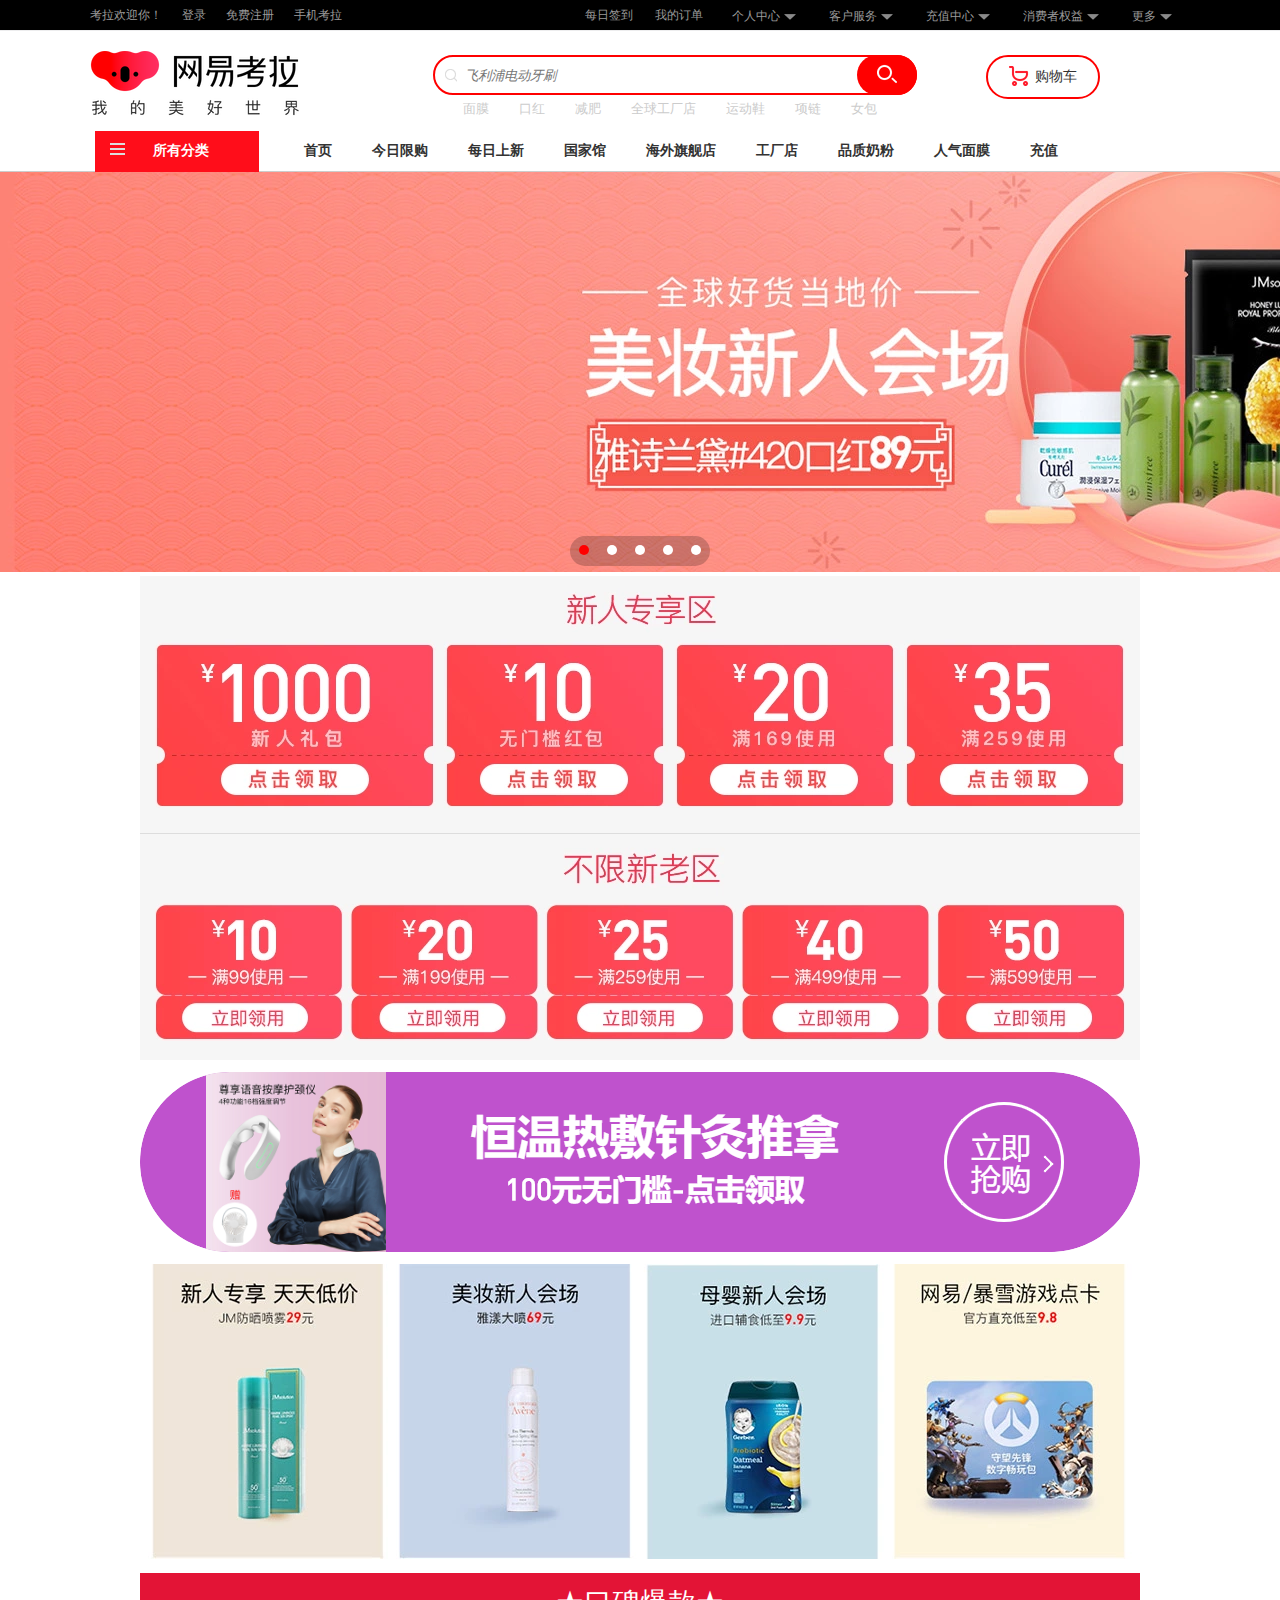
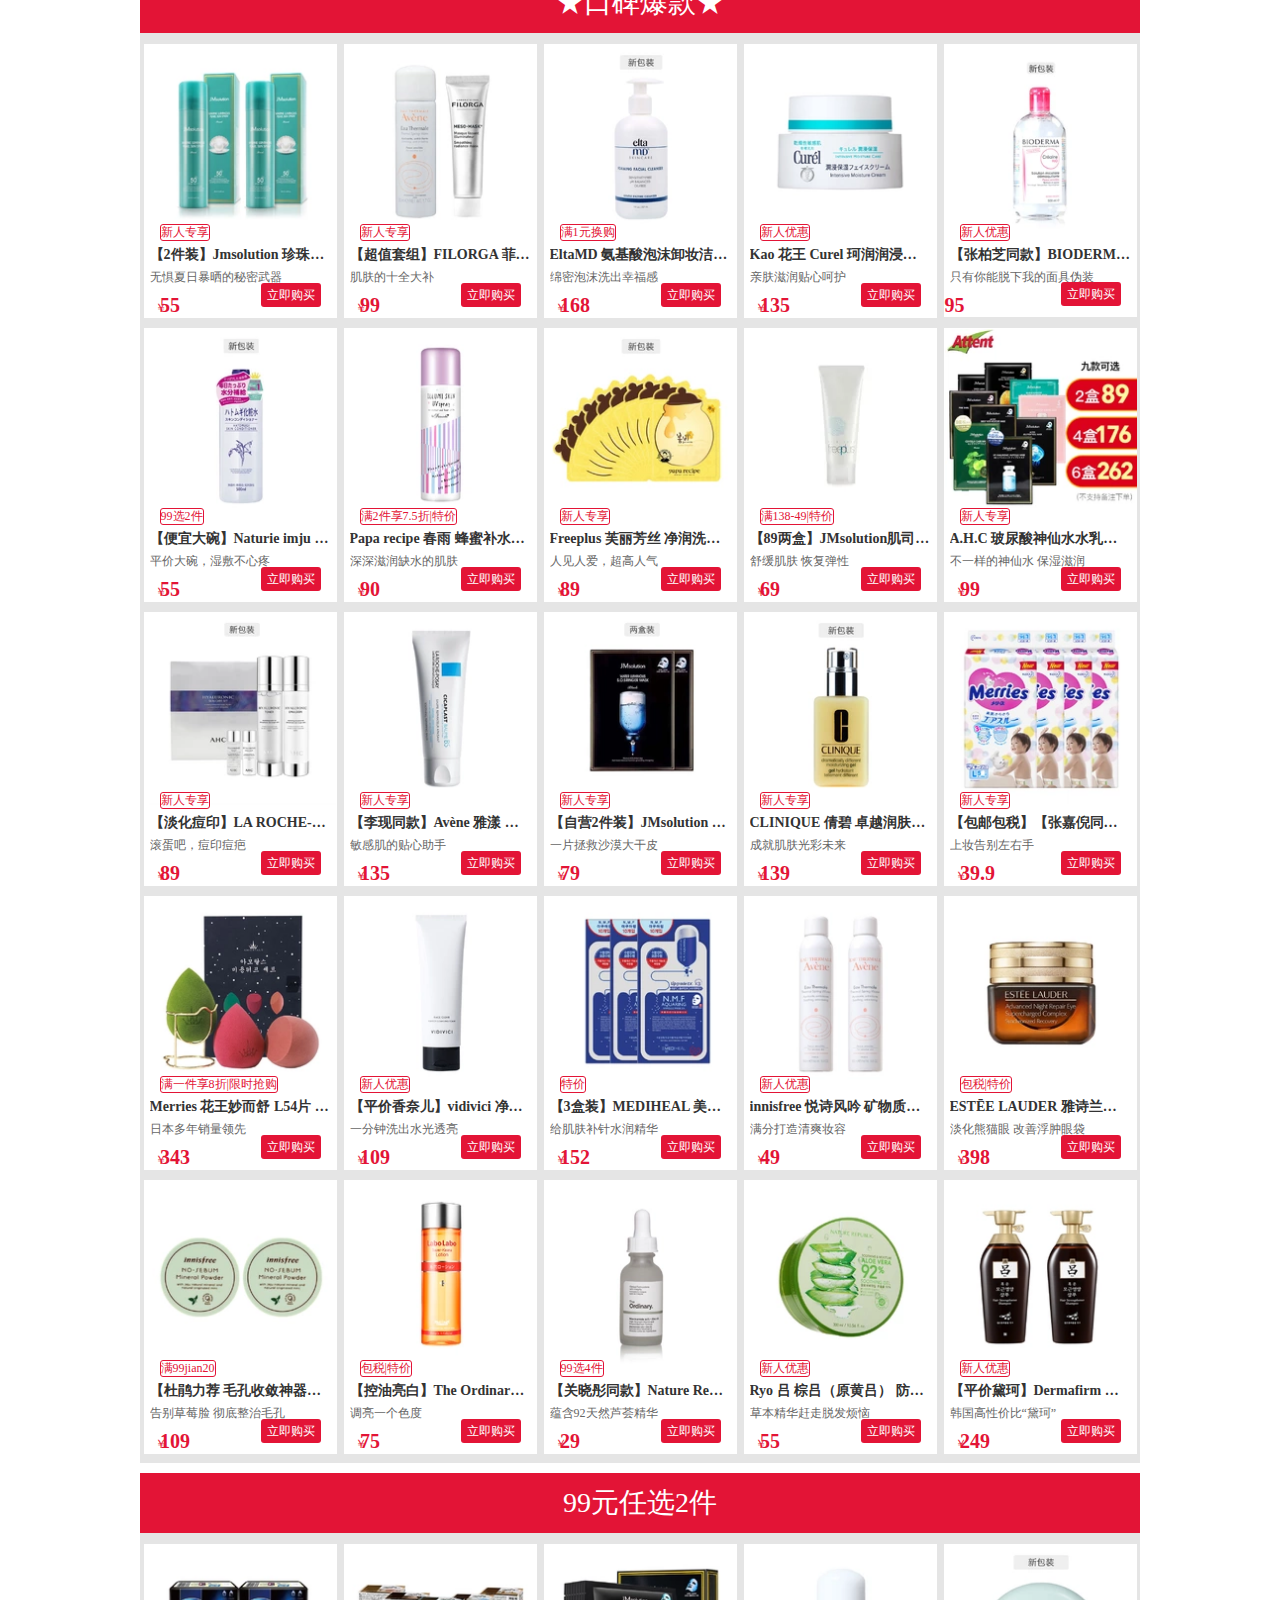
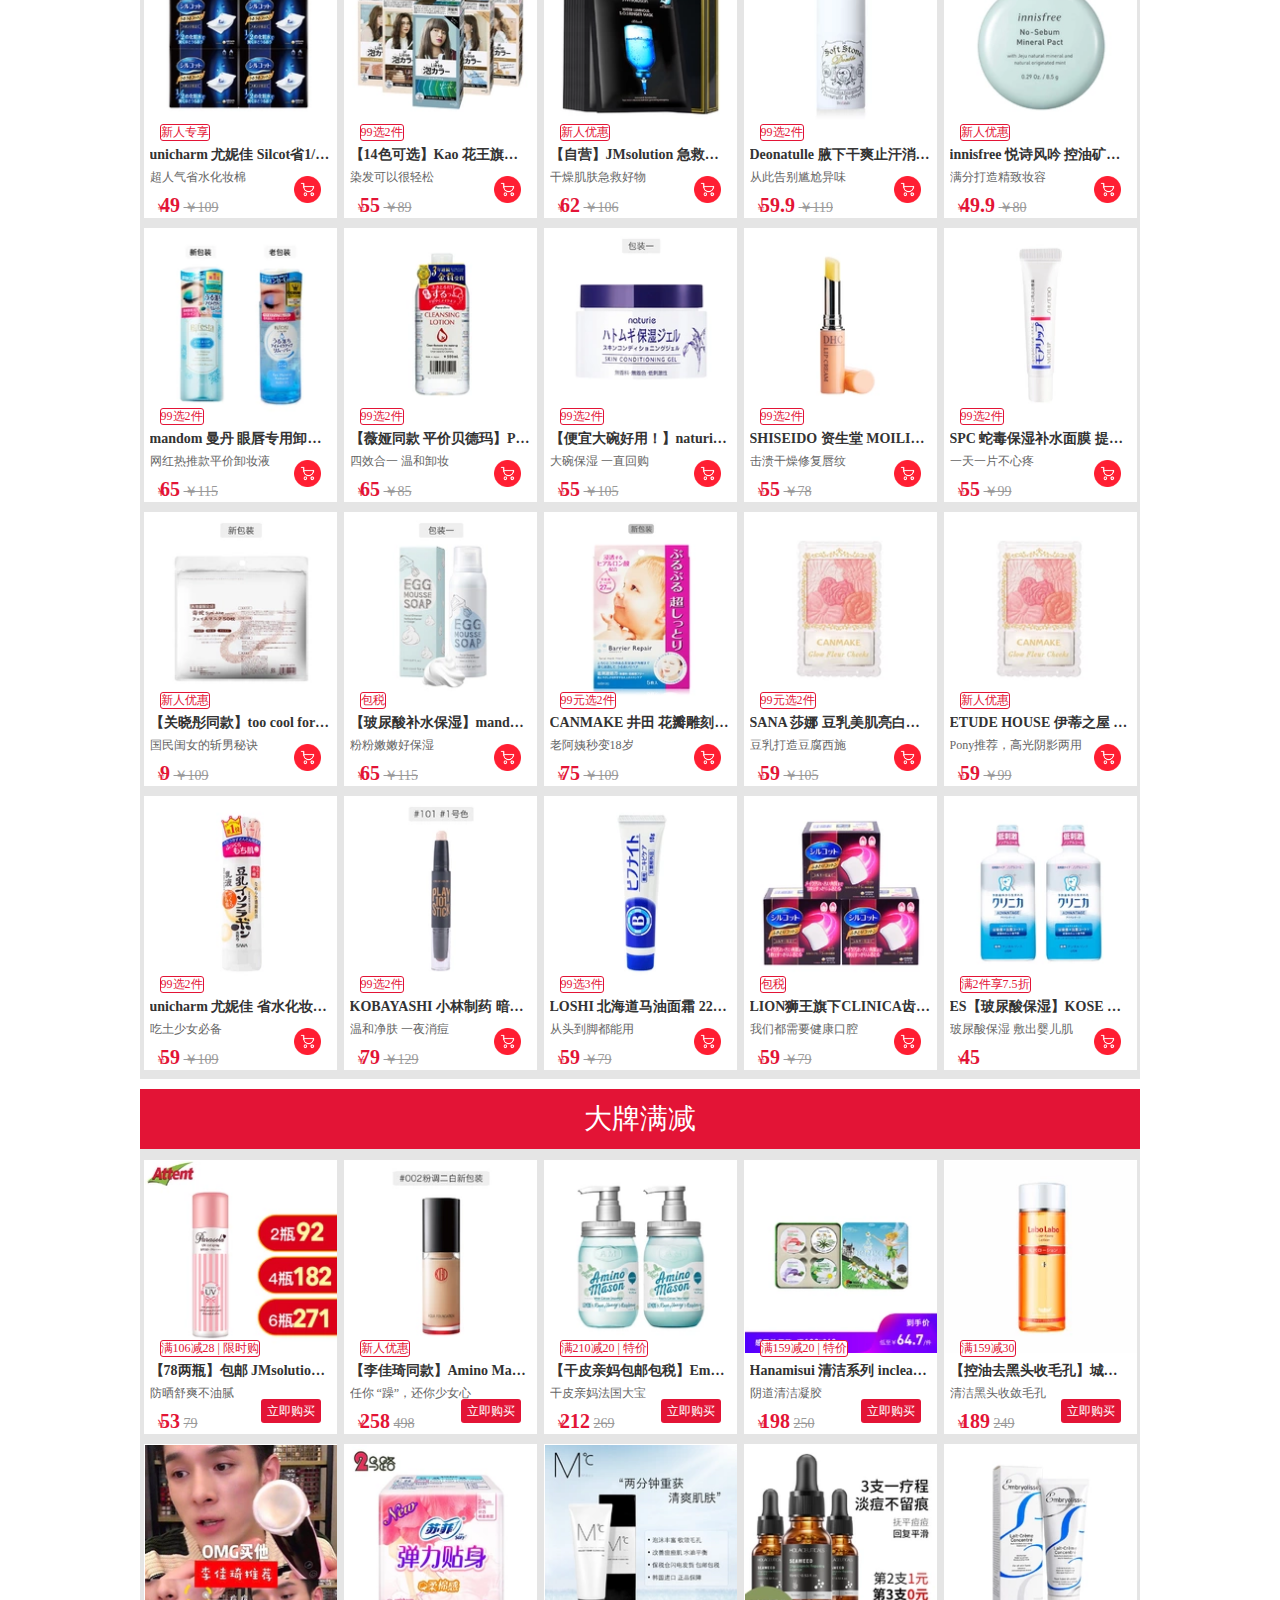
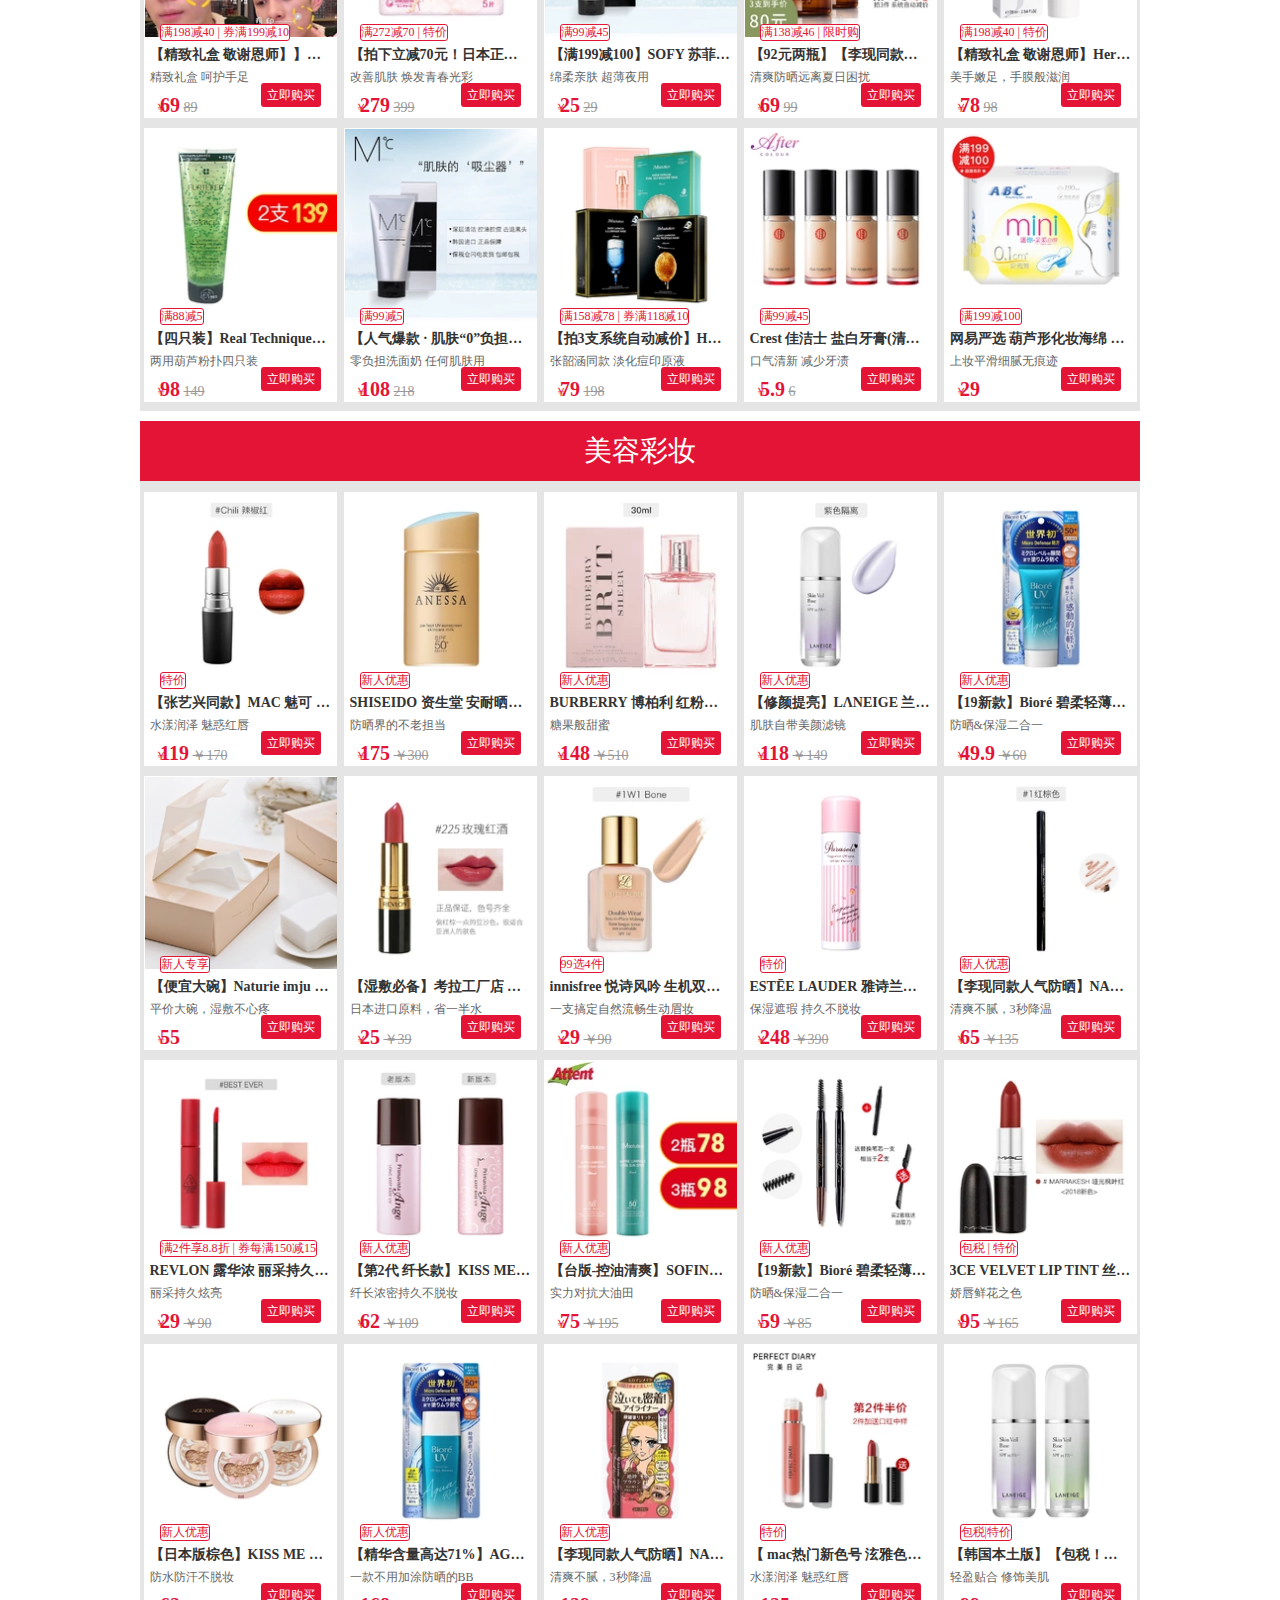
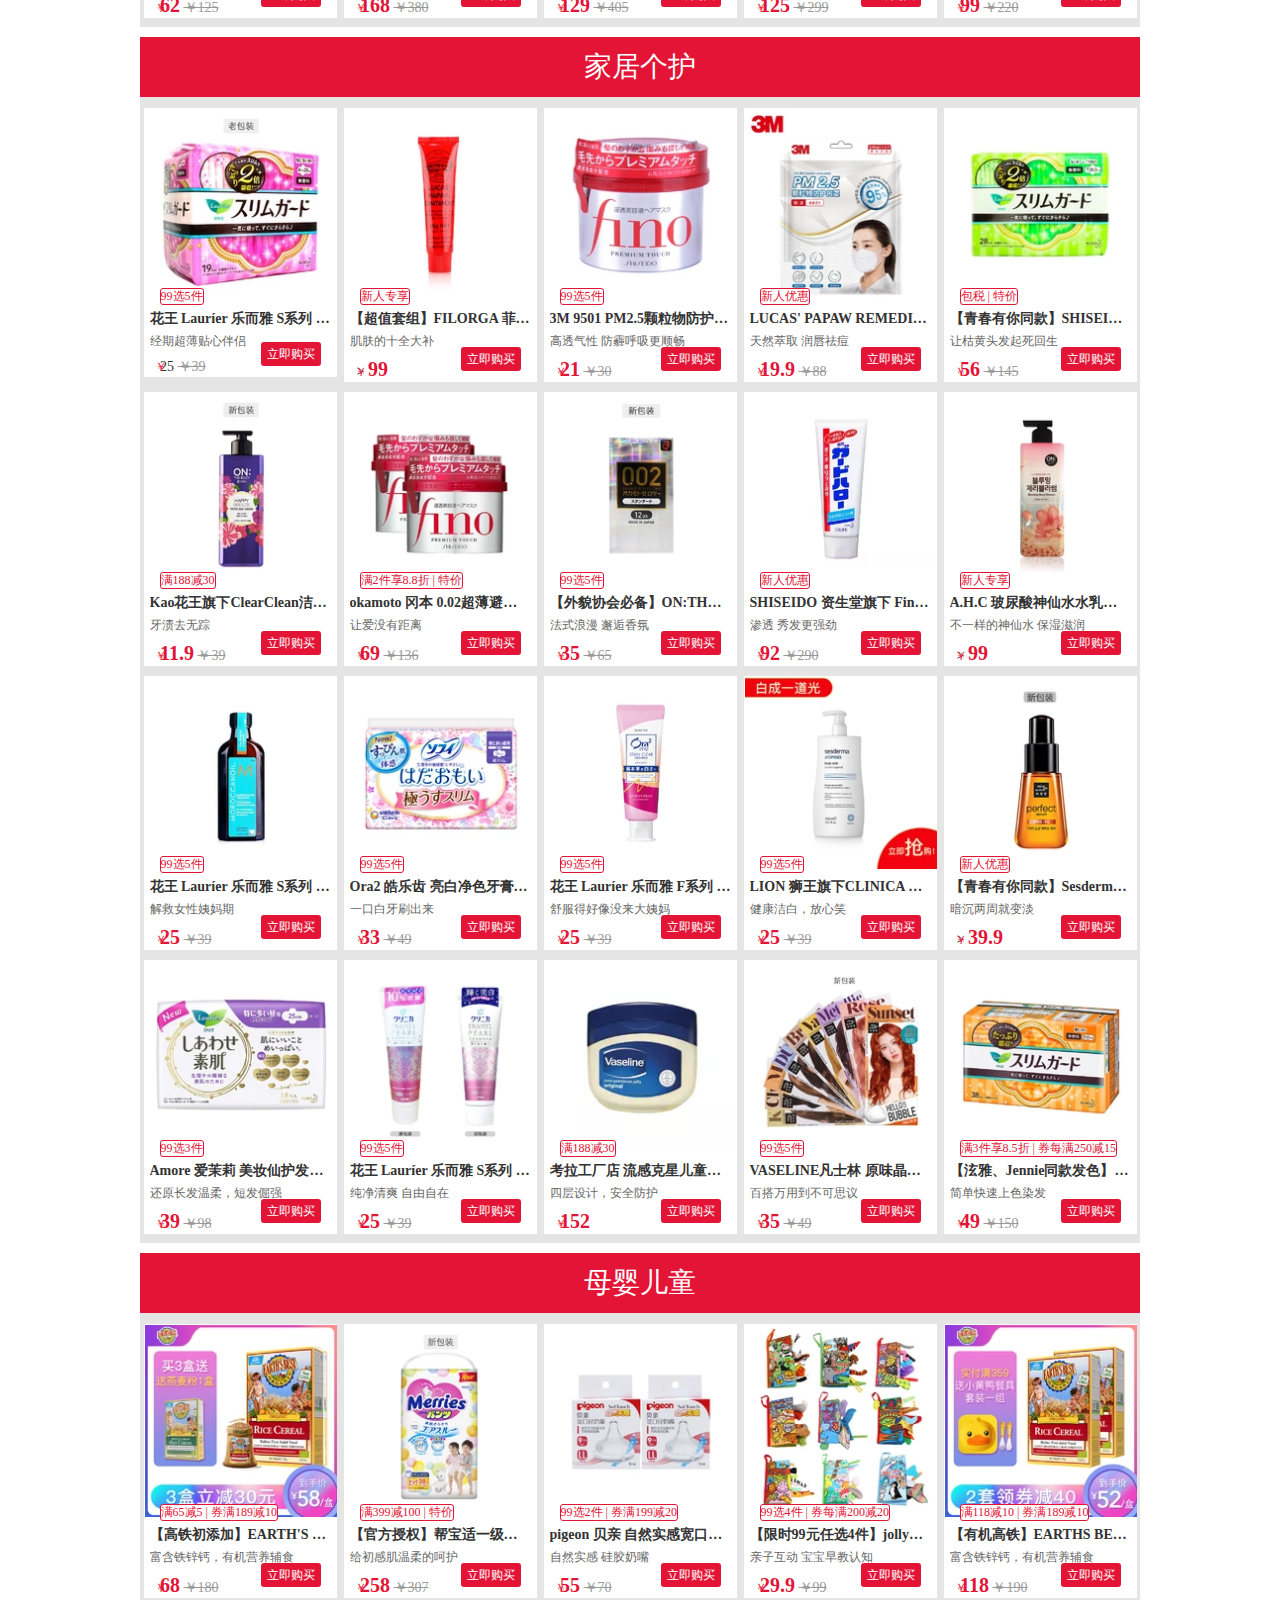
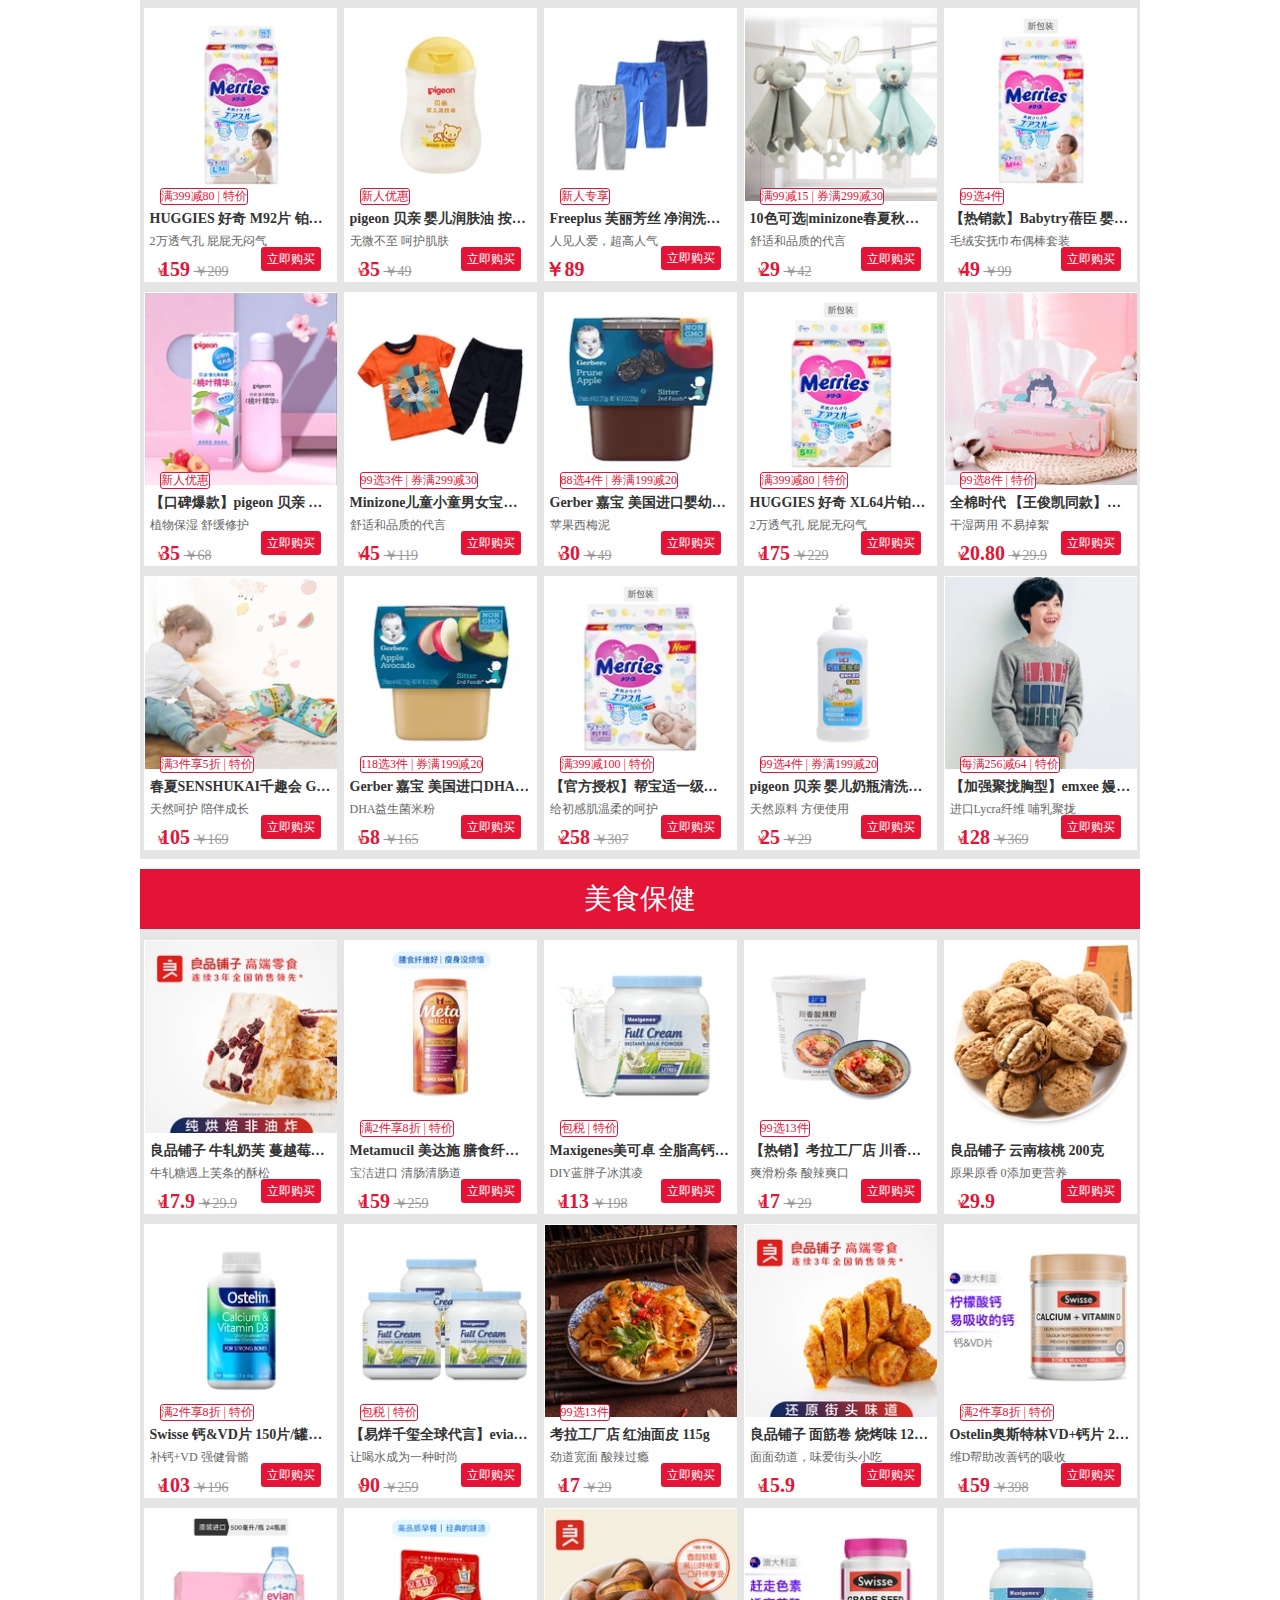
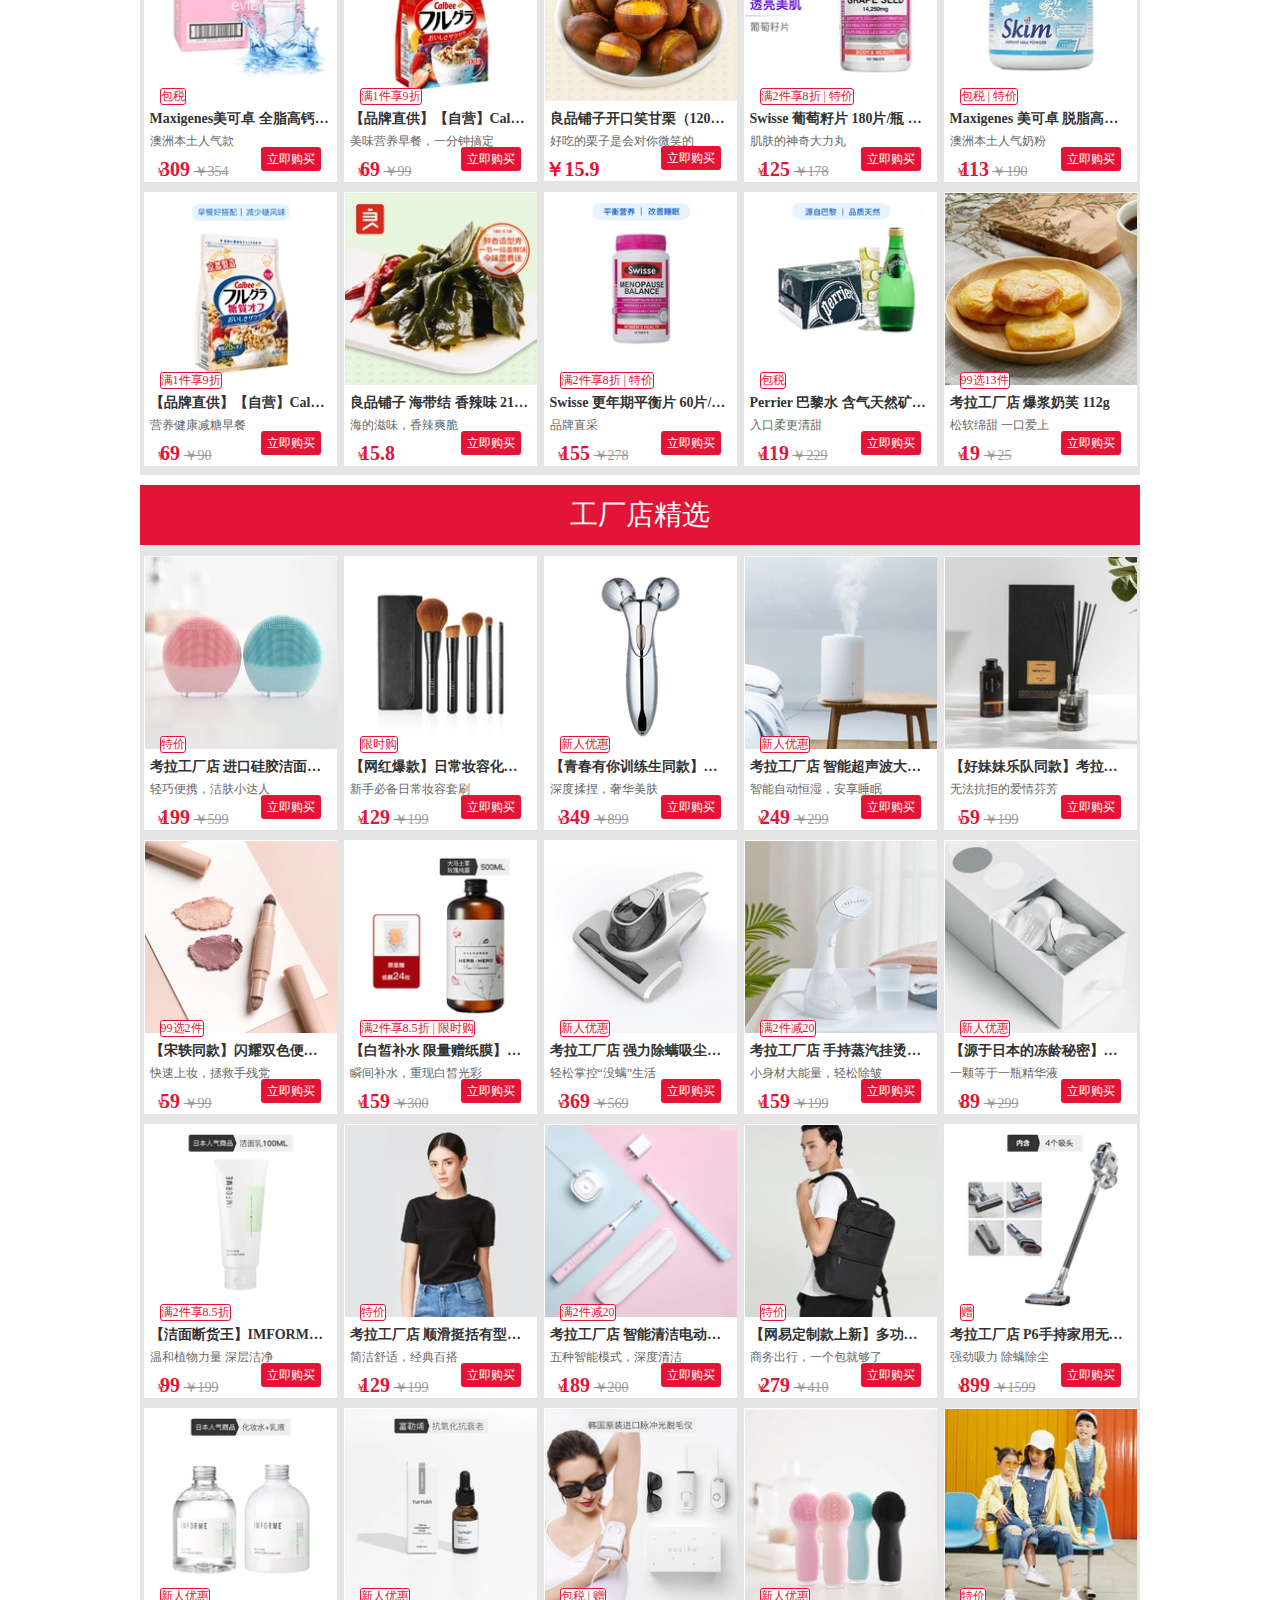
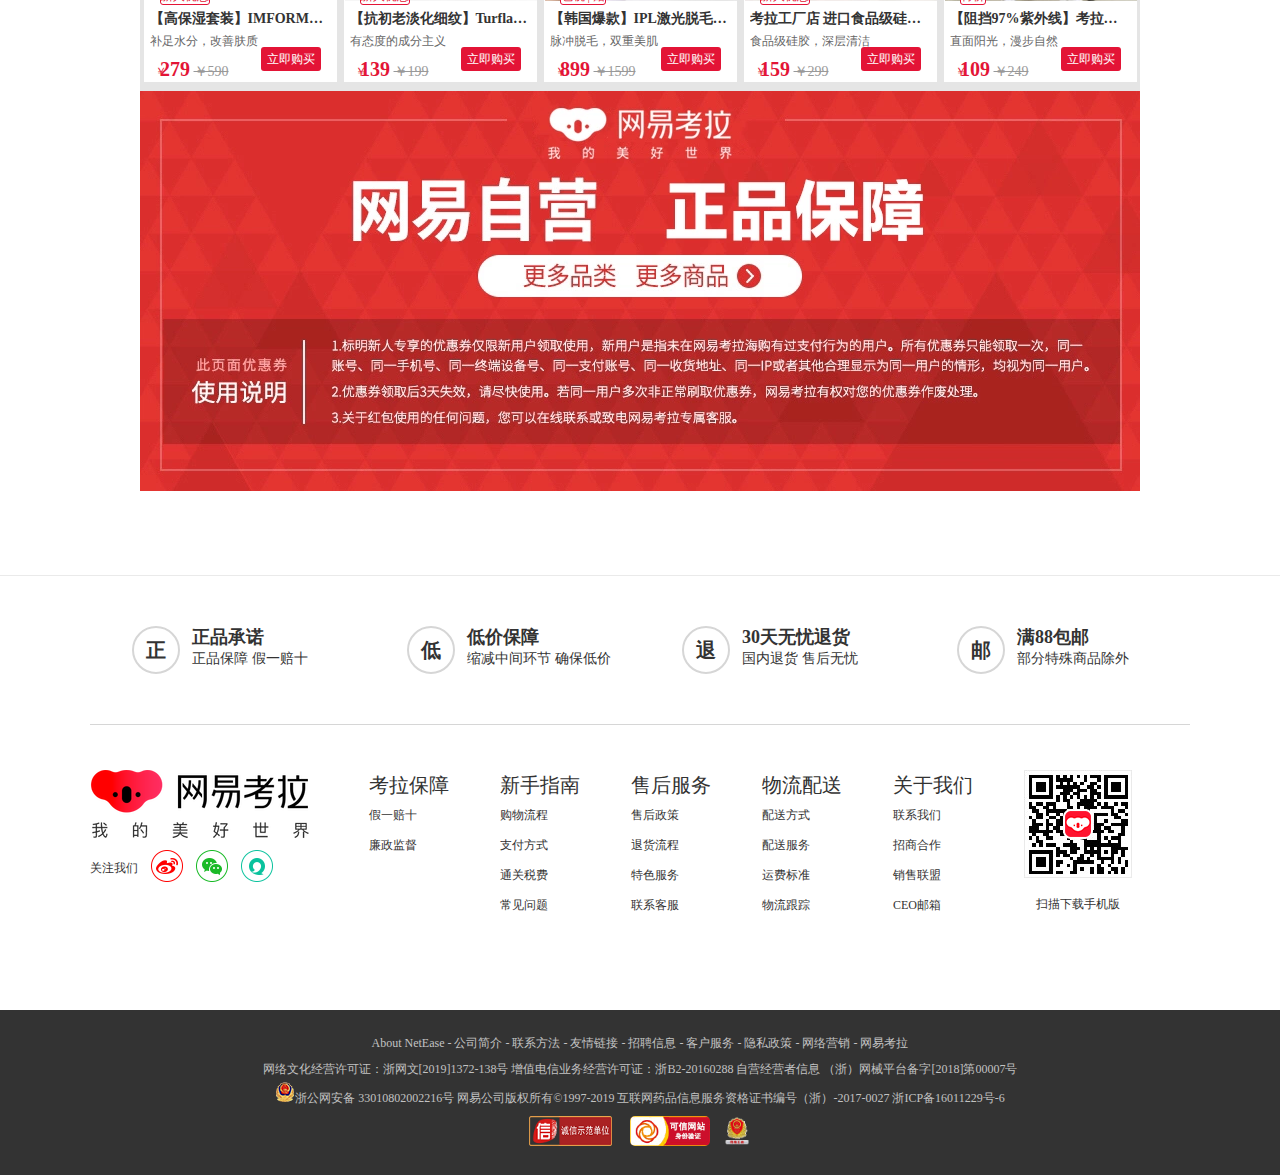
<file: index.html>
<!DOCTYPE html>
<html>
	<head>
		<meta charset="UTF-8">
		<title>网易考拉</title>
		<link rel="stylesheet" href="css/public.css">
		<link rel="stylesheet" type="text/css" href="css/index.css"/>
		<script src="js/jquery-1.11.1.js"></script>
		<script src="js/public.js"></script>
		<script src="js/index.js"></script>
	</head>
	<body>
		<!-- 导航 -->
		<nav class="nav" id="top">
			<div class="container cont">
				<ul class="ul">
					<li>考拉欢迎你！</li>
					<li><a href="html/deng.html" target="_blank">登录</a></li>
					<li><a href="html/deng.html" target="_blank">免费注册</a></li>
					<li class="sjkl">
						<a href="#">手机考拉</a>
						<span class="m-notice">
							<img src="images/kla.png" width="116px" height="116px">
							<strong class="m_txt">下载APP<br>领1000元新人礼包</strong>
						</span>
					</li>
				</ul>
				<ol class="ol">
					<li><a href="#">每日签到</a></li>
					<li><a href="#">我的订单</a></li>
					<li class="menu menu1">
						<div class="title-1">
							<a href="#" class="title">个人中心 <span class="icon-down"><img src="images/down.png" alt="" class="img_down"></span></a>
							<div class="list0 list0-1">
								<a href="#">我的优惠券</a>
								<a href="#">我的红包</a>
								<a href="#">我的考拉豆</a>
								<a href="#">账号管理</a>
								<a href="#">我的实名认证</a>
								<a href="#">我的发票抬头</a>
								<a href="#">我的收藏商品</a>
								<a href="#">我关注的品牌</a>
								<a href="#">售后管理</a>
							</div>
						</div>
					</li>
					<li class="menu menu2">
						<div class="title-2">
							<a href="#" class="title">客户服务 <i class="icon-down"><img src="images/down.png" alt="" class="img_down"></i></a>
							<div class="list0 list0-2">
								<a href="#"><i class="icon icon1">&nbsp;</i>联系客服</a>
								<a href="#"><i class="icon icon2">&nbsp;</i>帮助中心</a>
								<a href="#"><i class="icon icon3">&nbsp;</i>知识产权保护</a>
								<a href="#"><i class="icon icon4">&nbsp;</i>规则中心</a>
							</div>
						</div>
					</li>
					<li class="menu menu3">
						<div class="title-3">
							<a href="#" class="title">充值中心 <i class="icon-down"><img src="images/down.png" alt="" class="img_down"></i></a>
							<div class="list0 list0-3">
								<a href="#">话费流量</a>
								<a href="#">游戏重置</a>
								<a href="#">AppStore充值卡</a>
							</div>
						</div>
					</li>
					<li class="menu menu4">
						<div class="title-4">
							<a href="#" class="title">消费者权益 <i class="icon-down"><img src="images/down.png" alt="" class="img_down"></i></a>
							<div class="list0 list0-4">
								<a href="#">消费者告知书</a>
								<a href="#">消费者投诉公示</a>
							</div>
						</div>
					</li>
					<li class="menu menu5">
						<div class="title-5">
							<a href="#" class="title">更多 <i class="icon-down"><img src="images/down.png" alt="" class="img_down"></i></a>
							<div class="list0 list0-5">
								<a href="#">收藏本站</a>
								<a href="#">新浪微博</a>
								<a href="#">微信公众号</a>
								<a href="#">易信公众号</a>
								<a href="#">招商合作</a>
								<a href="html/zhao.html" target="_blank">考拉招聘</a>
							</div>
						</div>
					</li>
				</ol>
			</div>
		</nav>
		<!--头部1-->
		<header>
			<div class="container cont0">
				<div class="logo"><a href="#"><img src="images/logo.png" alt=""></a></div>
				<div class="midd">
					<div class="midd0">
						<input type="search" placeholder="飞利浦电动牙刷">
					</div>
					<span class="search1"></span>
					<span class="search2"><img src="images/search.png" alt=""></span>
					<ul class="suggestlist">
						<li>面膜</li>
						<li>口红</li>
						<li>减肥</li>
						<li class="red">全球工厂店</li>
						<li>运动鞋</li>
						<li>项链</li>
						<li>女包</li>
					</ul>
				</div>
				<a href="#" class="gcart">
					<i class="cart"></i>
					<span>购物车</span>
				</a>
			</div>
		</header>
		<!-- 头部2 -->
		<header class="header-2">
			<div class="container cont1">
				<div class="all-menu">
					<div class="toptab">
						<div class="lineicon">
							<i></i>
							<i></i>
							<i></i>
						</div>
						<span class="tab-txt">所有分类</span>
						<ul class="tab-ul">
							<li>
								<img src="images/li-01.png" alt="" class="tab-icon">
								<span class="fff">美容彩妆</span>
								<i class="arr"></i>
								<div class="box box-one">
									<div class="box-left">
										<div class="box0-one">
											<div class="one-left all-left">
												<p class="title">护肤</p>
												<hr width="100%" size="1px" color="#ccc">
												<div class="ctgnamebox">
													<a class="zmq zmq0" href="#">洁面</a>
													<a class="zmq" href="#">卸妆</a>
													<a class="zmq zmq0" href="#">爽肤水</a>
													<a class="zmq zmq0" href="#">面霜</a>
													<a class="zmq" href="#">眼部护理</a>
													<a class="zmq zmq0" href="#">精华</a>
													<a class="zmq zmq0" href="#">乳液/凝胶</a>
													<a class="zmq" href="/#">手/足护理</a>
													<a class="zmq" href="#">身体护理</a>
													<a class="zmq" href="#">唇部护理</a>
													<a class="zmq zmq0" href="#">护肤套装</a>
													<a class="zmq" href="#">精油芳疗</a>
													<a class="zmq" href="#">面部护肤</a>
													<a class="zmq zmq0" href="#">男士护肤</a>
												</div>
											</div>
											<div class="one-right all-right">
												<p class="title">面膜</p>
												<hr width="100%" size="1px" color="#ccc">
												<div class="ctgnamebox">
													<a class="zmq zmq0" href="#">美迪惠尔</a>
													<a class="zmq" href="#">JMsolution</a>
													<a class="zmq zmq0" href="#">RAY</a>
													<a class="zmq" href="#">Dr.Jart+</a>
													<a class="zmq" href="#">JAYJUN</a>
													<a class="zmq" href="#">春雨</a>
													<a class="zmq" href="#">SNP</a>
													<a class="zmq zmq0" href="/#">佑天兰</a>
													<a class="zmq" href="#">香蒲丽</a>
													<a class="zmq" href="#">森田药妆</a>
													<a class="zmq" href="#">肌美精</a>
													<a class="zmq" href="#">丽得姿</a>
													<a class="" href="#">其他面膜</a>
												</div>
											</div>
										</div>
										<div class="box0-two">
											<div class="two-left all-left">
												<p class="title">彩妆</p>
												<hr width="100%" size="1px" align="center" color="#ccc">
												<div class="ctgnamebox">
													<a class="zmq zmq0" href="#">BB霜/CC霜</a>
													<a class="zmq" href="#">唇膏/唇彩</a>
													<a class="zmq" href="#">隔离/妆前</a>
													<a class="zmq" href="#">粉底</a>
													<a class="zmq" href="#">粉饼/散粉</a>
													<a class="zmq zmq0" href="#">美甲</a>
													<a class="zmq zmq0" href="#">眼线</a>
													<a class="zmq" href="/#">眉笔</a>
													<a class="zmq" href="#">睫毛膏</a>
													<a class="zmq zmq0" href="#">唇部护理</a>
													<a class="zmq" href="#">眼影</a>
													<a class="zmq" href="#">腮红</a>
													<a class="zmq zmq0" href="#">遮瑕</a>
													<a class="zmq" href="#">高光/修颜</a>
													<a class="zmq" href="#">香水</a>
													<a class="zmq zmq0" href="#">化妆工具</a>
													<a class="zmq" href="#">彩妆工具</a>
												</div>
											</div>
											<div class="two-right all-right">
												<p class="title">防晒修复</p>
												<hr width="100%" size="1px" color="#ccc">
												<div class="ctgnamebox">
													<a class="zmq" href="#">安耐晒</a>
													<a class="zmq zmq0" href="#">娜丽丝</a>
													<a class="zmq" href="#">RE:CIPE</a>
													<a class="zmq" href="#">碧柔</a>
													<a class="zmq" href="#">水宝宝</a>
													<a class="zmq zmq0" href="#">香蕉桥</a>
													<a class="zmq" href="#">嘉娜宝Allie</a>
													<a class="zmq" href="/#">Ultrasun</a>
													<a class="zmq zmq0" href="#">苏菲娜</a>
													<a class="zmq" href="#">高丝</a>
													<a class="zmq" href="#">其他防晒</a>
												</div>
											</div>
										</div>
										<div class="box0-three">
											<p class="title">香水/香氛</p>
											<hr width="100%" size="1px" color="#ccc">
											<div class="ctgnamebox">
												<a class="zmq zmq0" href="#">女士香水</a>
												<a class="zmq" href="#">男士香水</a>
												<a class="zmq" href="#">香水套装</a>
											</div>
										</div>
									</div>
									<div class="box-right">
										<div class="right-pic">
											<ul>
												<li><img src="images/aa1.jpg" alt=""></li>
												<li><img src="images/aa2.jpg" alt=""></li>
												<li><img src="images/aa3.jpg" alt=""></li>
												<li><img src="images/aa4.jpg" alt=""></li>
												<li><img src="images/aa5.jpg" alt=""></li>
												<li><img src="images/aa6.jpg" alt=""></li>
											</ul>
										</div>
										<div class="right-txt">
											<a href="#"><img src="images/aa7.jpg" alt="" width="215px"></a>
										</div>
									</div>
								</div>
							</li>
							<li>
								<img src="images/li-02.png" alt="" class="tab-icon">
								<span class="fff">母婴儿童</span>
								<i class="arr"></i>
								<div class="box box-two">
									<div class="box-left">
										<div class="box0-one">
											<div class="one-left all-left">
												<p class="title">奶粉</p>
												<hr width="100%" size="1px" color="#ccc">
												<div class="ctgnamebox">
													<a class="zmq zmq0" href="#">爱他美</a>
													<a class="zmq zmp0" href="#">牛栏</a>
													<a class="zmq zmq0" href="#">a2</a>
													<a class="zmq zmq0" href="#">喜宝</a>
													<a class="zmq" href="#">贝莱米</a>
													<a class="zmq zmq0" href="#">惠氏</a>
													<a class="zmq zmq0" href="#">美素佳儿</a>
													<a class="zmq" href="/#">Hero Baby</a>
													<a class="zmq" href="#">美林</a>
													<a class="zmq" href="#">雅培</a>
													<a class="zmq zmq0" href="#">美赞臣</a>
													<a class="zmq" href="#">雀巢</a>
													<a class="zmq" href="#">合生元</a>
													<a class="zmq zmq0" href="#">满趣健</a>
													<a class="zmq zmq0" href="#">Pre段</a>
													<a class="zmq zmq0" href="#">1段</a>
													<a class="zmq zmq0" href="#">2段</a>
													<a class="zmq" href="#">3段</a>
													<a class="zmq" href="#">5段（2+）</a>
													<a class="zmq" href="#">4段（1+）</a>
													<a class="zmq" href="#">6段</a>
													
												</div>
											</div>
											<div class="one-right all-right">
												<p class="title">纸尿裤/拉拉裤</p>
												<hr width="100%" size="1px" color="#ccc">
												<div class="ctgnamebox">
													<a class="zmq zmq0" href="#">花王</a>
													<a class="zmq zmq0" href="#">尤妮佳</a>
													<a class="zmq zmq0" href="#">大王</a>
													<a class="zmq zmq0" href="#">好奇</a>
													<a class="zmq" href="#">帮宝适</a>
													<a class="zmq" href="#">妈咪宝贝</a>
													<a class="zmq" href="#">斑驳</a>
													<a class="zmq zmq0" href="/#">丽贝乐</a>
													<a class="zmq" href="#">妮飘</a>
													<a class="zmq" href="#">姆明一族</a>
												</div>
											</div>
										</div>
										<div class="box0-two">
											<div class="two-left all-left">
												<p class="title">营养辅食</p>
												<hr width="100%" size="1px" align="center" color="#ccc">
												<div class="ctgnamebox">
													<a class="zmq zmq0" href="#">辅食泥</a>
													<a class="zmq" href="#">米粉米糊</a>
													<a class="zmq" href="#">泡芙</a>
													<a class="zmq" href="#">溶溶豆</a>
													<a class="zmq" href="#">营养品</a>
													<a class="zmq zmq0" href="#">饼干</a>
													<a class="zmq zmq0" href="#">肉松面仔</a>
													<a class="zmq" href="/#">调味品</a>
													<a class="zmq" href="#">其他辅食</a>
													<a class="zmq zmq0" href="#">其他零食</a>
												</div>
											</div>
											<div class="two-right all-right">
												<p class="title">宝贝用品/玩具用书</p>
												<hr width="100%" size="1px" color="#ccc">
												<div class="ctgnamebox">
													<a class="zmq zmq0" href="#">洗漱护肤</a>
													<a class="zmq zmq0" href="#">护理</a>
													<a class="zmq zmq0" href="#">喂养</a>
													<a class="zmq" href="#">出行</a>
													<a class="zmq" href="#">清洁消毒</a>
													<a class="zmq zmq0" href="#">图书绘本</a>
													<a class="zmq" href="#">积木拼插</a>
													<a class="zmq" href="/#">早教益智</a>
													<a class="zmq zmq0" href="#">爬行学步</a>
													<a class="zmq" href="#">其他玩具</a>
													<a class="zmq" href="#">宝贝家居</a>
													<a class="zmq" href="#">小家电</a>
												</div>
											</div>
										</div>
										<div class="box0-three">
											<div class="all-left">
												<p class="title">童装童鞋</p>
												<hr width="100%" size="1px" color="#ccc">
												<div class="ctgnamebox">
													<a class="zmq zmq0" href="#">连体爬衣</a>
													<a class="zmq" href="#">宝贝套装/衬衫/T恤</a>
													<a class="zmq" href="#">宝贝裤子</a>
												</div>
											</div>
											<div class="all-right">
												<p class="title">孕妈必备</p>
												<hr width="100%" size="1px" color="#ccc">
												<div class="ctgnamebox">
													<a class="zmq zmq0" href="#">孕妈洗护</a>
													<a class="zmq" href="#">孕期营养</a>
													<a class="zmq" href="#">产前产后用品</a>
												</div>
											</div>
										</div>
									</div>
									<div class="box-right">
										<div class="right-pic">
											<ul>
												<li><img src="images/b1.jpg" alt=""></li>
												<li><img src="images/b2.jpg" alt=""></li>
												<li><img src="images/b3.jpg" alt=""></li>
												<li><img src="images/b4.jpg" alt=""></li>
												<li><img src="images/b5.jpg" alt=""></li>
												<li><img src="images/b6.jpg" alt=""></li>
											</ul>
										</div>
										<div class="right-txt">
											<a href="#"><img src="images/b7.jpg" alt="" width="215px"></a>
										</div>
									</div>
								</div>
							</li>
							<li>
								<img src="images/li-03.png" alt="" class="tab-icon">
								<span class="fff">营养保健</span>
								<i class="arr"></i>
								<div class="box box-three">
									<div class="box-left">
										<div class="box0-one">
											<div class="one-left all-left">
												<p class="title">女性健康</p>
												<hr width="100%" size="1px" color="#ccc">
												<div class="ctgnamebox">
													<a class="zmq zmq0" href="#">胶原蛋白</a>
													<a class="zmq" href="#">葡萄籽</a>
													<a class="zmq zmq0" href="#">白藜芦醇</a>
													<a class="zmq zmq0" href="#">酵素</a>
													<a class="zmq" href="#">铁元</a>
													<a class="zmq zmq0" href="#">蔓越莓</a>
													<a class="zmq zmq0" href="#">美白丸</a>
													<a class="zmq" href="/#">维生素C</a>
													<a class="zmq" href="#">维生素E</a>
													<a class="zmq" href="#">燕窝</a>
													<a class="zmq zmq0" href="#">复合维矿</a>
													<a class="zmq" href="#">早更年期</a>
													<a class="zmq" href="#">孕产营养</a>
													<a class="zmq zmq0" href="#">美容养颜</a>
													<a class="zmq zmq0" href="#">减肥瘦身</a>
													<a class="zmq zmq0" href="#">排毒通便</a>
													<a class="zmq zmq0" href="#">补血补气</a>
													<a class="zmq zmq0" href="#">调节内分泌</a>
													<a class="zmq zmq0" href="#">提高免疫力</a>
												</div>
											</div>
											<div class="one-right all-right">
												<p class="title">男士必备</p>
												<hr width="100%" size="1px" color="#ccc">
												<div class="ctgnamebox">
													<a class="zmq zmq0" href="#">增肌粉</a>
													<a class="zmq" href="#">番茄红素</a>
													<a class="zmq zmq0" href="#">玛咖</a>
													<a class="zmq" href="#">护肝片</a>
													<a class="zmq" href="#">叶黄素</a>
													<a class="zmq" href="#">复合维矿</a>
													<a class="zmq" href="#">提高精力</a>
													<a class="zmq zmq0" href="/#">缓解疲惫</a>
													<a class="zmq" href="#">解酒护肝</a>
													<a class="zmq zmq0" href="#">改善视力</a>
													<a class="zmq" href="#">缓解压力</a>
													<a class="zmq" href="#">男士备孕</a>
													<a class="zmq" href="#">关节养护</a>
													<a class="zmq" href="#">清肺润喉</a>
													<a class="zmq zmq0" href="#">护发防脱</a>
												</div>
											</div>
										</div>
										<div class="box0-two">
											<div class="two-left all-left">
												<p class="title">关爱爸妈</p>
												<hr width="100%" size="1px" align="center" color="#ccc">
												<div class="ctgnamebox">
													<a class="zmq zmq0" href="#">钙片</a>
													<a class="zmq zmq0" href="#">维骨力</a>
													<a class="zmq zmq0" href="#">鱼油/卵磷脂</a>
													<a class="zmq" href="#">辅酶Q10</a>
													<a class="zmq" href="#">参类滋补</a>
													<a class="zmq zmq0" href="#">银杏</a>
													<a class="zmq zmq0" href="#">蛋白粉</a>
													<a class="zmq" href="/#">蜂胶</a>
													<a class="zmq" href="#">改善睡眠</a>
												</div>
											</div>
											<div class="two-right all-right">
												<p class="title">滋补养生</p>
												<hr width="100%" size="1px" color="#ccc">
												<div class="ctgnamebox">
													<a class="zmq" href="#">参类</a>
													<a class="zmq zmq0" href="#">蜂蜜</a>
													<a class="zmq" href="#">黑糖/红糖</a>
													<a class="zmq" href="#">养生茶</a>
													<a class="zmq" href="#">灵芝/石斛</a>
													<a class="zmq zmq0" href="#">枸杞/黑枸杞</a>
													<a class="zmq" href="#">润肺养胃</a>
													<a class="zmq" href="/#">补肾明目</a>
													<a class="zmq zmq0" href="#">提神醒脑</a>
													<a class="zmq" href="#">滋阴调胃</a>
													<a class="zmq" href="#">补血调经</a>
												</div>
											</div>
										</div>
									</div>
									<div class="box-right">
										<div class="right-pic">
											<ul>
												<li><img src="images/c1.jpg" alt=""></li>
												<li><img src="images/c2.jpg" alt=""></li>
												<li><img src="images/c3.jpg" alt=""></li>
												<li><img src="images/c4.jpg" alt=""></li>
												<li><img src="images/c5.jpg" alt=""></li>
												<li><img src="images/c6.jpg" alt=""></li>
											</ul>
										</div>
										<div class="right-txt">
											<a href="#"><img src="images/c7.jpg" alt="" width="215px"></a>
										</div>
									</div>
								</div>
							</li>
							<li>
								<img src="images/li-04.png" alt="" class="tab-icon">
								<span class="fff">数码家电</span>
								<i class="arr"></i>
								<div class="box box-four">
									<div class="box-left">
										<div class="box0-one">
											<div class="one-left all-left">
												<p class="title">手机配件</p>
												<hr width="100%" size="1px" color="#ccc">
												<div class="ctgnamebox">
													<a class="zmq zmq0" href="#">苹果</a>
													<a class="zmq" href="#">华为</a>
													<a class="zmq zmq0" href="#">小米</a>
													<a class="zmq zmq0" href="#">OPPO</a>
													<a class="zmq" href="#">vivo</a>
													<a class="zmq zmq0" href="#">三星</a>
													<a class="zmq zmq0" href="#">数据线</a>
													<a class="zmq" href="/#">手机壳</a>
													<a class="zmq" href="#">手机贴膜</a>
												</div>
											</div>
											<div class="one-right all-right">
												<p class="title">智能影音</p>
												<hr width="100%" size="1px" color="#ccc">
												<div class="ctgnamebox">
													<a class="zmq zmq0" href="#">Beats</a>
													<a class="zmq" href="#">BOSE</a>
													<a class="zmq zmq0" href="#">JBL</a>
													<a class="zmq zmq0" href="#">耳机/耳麦</a>
													<a class="zmq" href="#">音箱/音响</a>
													<a class="zmq zmq0" href="#">微单</a>
													<a class="zmq zmq0" href="#">拍立得</a>
													<a class="zmq" href="/#">智能设备</a>
													<a class="zmq zmq0" href="#">儿童手表</a>
												</div>
											</div>
										</div>
										<div class="box0-two">
											<div class="two-left all-left">
												<p class="title">生活电器</p>
												<hr width="100%" size="1px" align="center" color="#ccc">
												<div class="ctgnamebox">
													<a class="zmq zmq0" href="#">戴森</a>
													<a class="zmq" href="#">电风扇</a>
													<a class="zmq" href="#">除湿机</a>
													<a class="zmq" href="#">空气净化器</a>
													<a class="zmq" href="#">扫地机器人</a>
													<a class="zmq zmq0" href="#">吸尘器/除螨</a>
													<a class="zmq zmq0" href="#">加湿器</a>
													<a class="zmq" href="/#">挂烫机</a>
													<a class="zmq" href="#">洗衣机</a>
												</div>
											</div>
											<div class="two-right all-right">
												<p class="title">个护健康</p>
												<hr width="100%" size="1px" color="#ccc">
												<div class="ctgnamebox">
													<a class="zmq zmq0" href="#">电吹风/风筒</a>
													<a class="zmq" href="#">电动牙刷</a>
													<a class="zmq zmq0" href="#">剃须刀</a>
													<a class="zmq" href="#">卷/直发器</a>
													<a class="zmq zmq0" href="#">剃/脱毛器</a>
													<a class="zmq" href="#">鼻毛修剪器</a>
													<a class="zmq" href="#">理发器</a>
													<a class="zmq zmq0" href="/#">按摩梳</a>
													<a class="zmq" href="#">按摩椅</a>
												</div>
											</div>
										</div>
										<div class="box0-three">
											<div class="all-left">
												<p class="title">厨房电器</p>
												<hr width="100%" size="1px" color="#ccc">
												<div class="ctgnamebox">
													<a class="zmq zmq0" href="#">电水壶/热水壶/饮水机</a>
													<a class="zmq" href="#">咖啡机/咖啡壶</a>
													<a class="zmq" href="#">原汁机/榨汁机</a>
													<a class="zmq" href="#">电饭煲</a>
													<a class="zmq" href="#">搅拌/料理机</a>
													<a class="zmq" href="#">面包机</a>
													<a class="zmq" href="#">净水壶</a>
													<a class="zmq" href="#">电压力锅</a>
													<a class="zmq" href="#">烤箱</a>
												</div>
											</div>
											<div class="all-right">
												<p class="title">办公/外设</p>
												<hr width="100%" size="1px" color="#ccc">
												<div class="ctgnamebox">
													<a class="zmq zmq0" href="#">电脑/平板电脑</a>
													<a class="zmq" href="#">凌美</a>
													<a class="zmq" href="#">kindle</a>
													<a class="zmq" href="#">笔类</a>
													<a class="zmq zmq0" href="#">智能手表</a>
													<a class="zmq" href="#">电子书</a>
													<a class="zmq zmq0" href="#">照片打印机</a>
													<a class="zmq" href="#">办公文具</a>
													<a class="zmq zmq0" href="#">键盘</a>
													<a class="zmq" href="#">本册</a>
													<a class="zmq" href="#">鼠标</a>
													<a class="zmq" href="#">投影机</a>
												</div>
											</div>
										</div>
									</div>
									<div class="box-right">
										<div class="right-pic">
											<ul>
												<li><img src="images/d1.jpg" alt=""></li>
												<li><img src="images/d2.jpg" alt=""></li>
												<li><img src="images/d3.jpg" alt=""></li>
												<li><img src="images/d4.jpg" alt=""></li>
												<li><img src="images/d5.jpg" alt=""></li>
												<li><img src="images/d6.jpg" alt=""></li>
											</ul>
										</div>
										<div class="right-txt">
											<a href="#"><img src="images/d7.jpg" alt="" width="215px"></a>
										</div>
									</div>
								</div>
							</li>
							<li>
								<img src="images/li-05.png" alt="" class="tab-icon">
								<span class="fff">个人洗护</span>
								<i class="arr"></i>
								<div class="box box-five">
									<div class="box-left">
										<div class="box0-one">
											<div class="one-left all-left">
												<p class="title">洗发护发</p>
												<hr width="100%" size="1px" color="#ccc">
												<div class="ctgnamebox">
													<a class="zmq zmq0" href="#">其他头发护法</a>
													<a class="zmq" href="#">头发造型</a>
													<a class="zmq zmq0" href="#">美发护发工具</a>
													<a class="zmq zmq0" href="#">洗发皂</a>
													<a class="zmq" href="#">梳子</a>
													<a class="zmq zmq0" href="#">护发精油</a>
													<a class="zmq zmq0" href="#">染发膏/剂</a>
													<a class="zmq" href="/#">洗护发套装</a>
													<a class="zmq" href="#">发膜</a>
													<a class="zmq" href="#">护发素</a>
													<a class="zmq zmq0" href="#">洗发水</a>
												</div>
											</div>
											<div class="one-right all-right">
												<p class="title">身体护理</p>
												<hr width="100%" size="1px" color="#ccc">
												<div class="ctgnamebox">
													<a class="zmq zmq0" href="#">足部护理</a>
													<a class="zmq" href="#">手部护理</a>
													<a class="zmq zmq0" href="#">身体护理</a>
													<a class="zmq" href="#">沐浴清洁</a>
												</div>
											</div>
										</div>
										<div class="box0-two">
											<div class="two-left all-left">
												<p class="title">口腔护理</p>
												<hr width="100%" size="1px" align="center" color="#ccc">
												<div class="ctgnamebox">
													<a class="zmq zmq0" href="#">其他口腔护理</a>
													<a class="zmq" href="#">凝胶</a>
													<a class="zmq" href="#">牙线/牙线棒</a>
													<a class="zmq" href="#">牙粉/压素</a>
													<a class="zmq" href="#">口腔护理套装</a>
													<a class="zmq zmq0" href="#">漱口水</a>
													<a class="zmq zmq0" href="#">牙刷</a>
													<a class="zmq" href="/#">牙膏</a>
												</div>
											</div>
											<div class="two-right all-right">
												<p class="title">女性护理</p>
												<hr width="100%" size="1px" color="#ccc">
												<div class="ctgnamebox">
													<a class="zmq" href="#">其他女性护理</a>
													<a class="zmq zmq0" href="#">私密洗液</a>
													<a class="zmq" href="#">卫生棉条</a>
													<a class="zmq" href="#">护垫</a>
													<a class="zmq" href="#">卫生巾</a>
												</div>
											</div>
										</div>
										<div class="box0-three">
											<div class="all-left">
												<p class="title">成人健康</p>
												<hr width="100%" size="1px" color="#ccc">
												<div class="ctgnamebox">
													<a class="zmq zmq0" href="#">暖贴</a>
													<a class="zmq" href="#">口罩</a>
													<a class="zmq" href="#">眼罩</a>
													<a class="zmq zmq0" href="#">其他成人用品</a>
													<a class="zmq" href="#">女用器具</a>
													<a class="zmq" href="#">男用器具</a>
													<a class="zmq zmq0" href="#">情趣玩具</a>
													<a class="zmq" href="#">人体润滑</a>
													<a class="zmq" href="#">笔润套</a>
												</div>
											</div>
											<div class="all-right">
												<p class="title">宠物生活</p>
												<hr width="100%" size="1px" color="#ccc">
												<div class="ctgnamebox">
													<a class="zmq zmq0" href="#">宠物医疗保健</a>
													<a class="zmq" href="#">宠物日用品</a>
													<a class="zmq" href="#">宠物玩具</a>
													<a class="zmq zmq0" href="#">宠物洗护美容</a>
													<a class="zmq" href="#">宠物零食</a>
													<a class="zmq" href="#">宠物主粮</a>
												</div>
											</div>
										</div>
									</div>
									<div class="box-right">
										<div class="right-pic">
											<ul>
												<li><img src="images/e1.jpg" alt=""></li>
												<li><img src="images/e2.jpg" alt=""></li>
												<li><img src="images/e3.jpg" alt=""></li>
												<li><img src="images/e4.jpg" alt=""></li>
												<li><img src="images/e5.jpg" alt=""></li>
												<li><img src="images/e6.jpg" alt=""></li>
											</ul>
										</div>
										<div class="right-txt">
											<a href="#"><img src="images/e7.jpg" alt="" width="215px"></a>
										</div>
									</div>
								</div>
							</li>
							<li>
								<img src="images/li-06.png" alt="" class="tab-icon">
								<span class="fff">服饰鞋靴</span>
								<i class="arr"></i>
								<div class="box box-six">
									<div class="box-left">
										<div class="box0-one">
											<div class="one-left all-left">
												<p class="title">时尚新女士</p>
												<hr width="100%" size="1px" color="#ccc">
												<div class="ctgnamebox">
													<a class="zmq zmq0" href="#">连衣裙</a>
													<a class="zmq" href="#">女士卫衣</a>
													<a class="zmq zmq0" href="#">雪纺/蕾丝衫</a>
													<a class="zmq zmq0" href="#">女士毛针织衫</a>
													<a class="zmq" href="#">女士风衣</a>
													<a class="zmq zmq0" href="#">女士短外套</a>
													<a class="zmq zmq0" href="#">女士牛仔裤</a>
													<a class="zmq" href="/#">女士休闲裤</a>
													<a class="zmq" href="#">半身裙</a>
													<a class="zmq" href="#">文胸</a>
													<a class="zmq zmq0" href="#">女士家居服</a>
													<a class="zmq" href="#">丝袜/打底裤</a>
													<a class="zmq" href="#">女士棉袜</a>
													<a class="zmq zmq0" href="#">塑身美体</a>
													<a class="zmq zmq0" href="#">女士单鞋</a>
													<a class="zmq zmq0" href="#">女士凉鞋</a>
													<a class="zmq zmq0" href="#">高跟鞋</a>
													<a class="zmq zmq0" href="#">女士运动鞋/帆布鞋</a>
												</div>
											</div>
											<div class="one-right all-right">
												<p class="title">潮流新男性</p>
												<hr width="100%" size="1px" color="#ccc">
												<div class="ctgnamebox">
													<a class="zmq zmq0" href="#">男士T恤</a>
													<a class="zmq" href="#">男士POLO衫</a>
													<a class="zmq zmq0" href="#">男士卫衣</a>
													<a class="zmq" href="#">男士毛针织衫</a>
													<a class="zmq" href="#">男士外套</a>
													<a class="zmq" href="#">男式牛仔裤</a>
													<a class="zmq" href="#">男士休闲裤</a>
													<a class="zmq zmq0" href="/#">男士短裤</a>
													<a class="zmq" href="#">男士内裤</a>
													<a class="zmq" href="#">男士家居服</a>
													<a class="zmq" href="#">男士棉袜</a>
													<a class="zmq" href="#">男士休闲鞋</a>
													<a class="zmq zmq0" href="#">男士运动鞋/帆布鞋</a>
													<a class="zmq zmq0" href="#">商务鞋</a>
													<a class="zmq zmq0" href="#">男士凉鞋</a>
												</div>
											</div>
										</div>
										<div class="box0-three">
											<p class="title">软萌婴童</p>
											<hr width="100%" size="1px" color="#ccc">
											<div class="ctgnamebox">
												<a class="zmq zmq0" href="#">儿童裙子</a>
												<a class="zmq" href="#">儿童连体衣</a>
												<a class="zmq" href="#">儿童套装</a>
												<a class="zmq zmq0" href="#">儿童外套</a>
												<a class="zmq" href="#">儿童连裤子</a>
												<a class="zmq" href="#">儿童T恤</a>
												<a class="zmq zmq0" href="#">学步鞋</a>
												<a class="zmq" href="#">儿童凉鞋</a>
												<a class="zmq" href="#">儿童运动鞋</a>
												<a class="zmq zmq0" href="#">儿童休闲鞋</a>
												<a class="zmq" href="#">儿童卫衣</a>
												<a class="zmq" href="#">儿童家居服</a>
											</div>
										</div>
									</div>
									<div class="box-right">
										<div class="right-pic">
											<ul>
												<li><img src="images/f1.jpg" alt=""></li>
												<li><img src="images/f2.jpg" alt=""></li>
												<li><img src="images/f3.jpg" alt=""></li>
												<li><img src="images/f4.jpg" alt=""></li>
												<li><img src="images/f5.jpg" alt=""></li>
												<li><img src="images/f6.jpg" alt=""></li>
											</ul>
										</div>
										<div class="right-txt">
											<a href="#"><img src="images/f7.jpg" alt="" width="215px"></a>
										</div>
									</div>
								</div>
							</li>
							<li>
								<img src="images/li-07.png" alt="" class="tab-icon">
								<span class="fff">运动户外</span>
								<i class="arr"></i>
								<div class="box box-seven">
									<div class="box-left">
										<div class="box0-one">
											<div class="one-left all-left">
												<p class="title">运动鞋</p>
												<hr width="100%" size="1px" color="#ccc">
												<div class="ctgnamebox">
													<a class="zmq zmq0" href="#">跑步鞋</a>
													<a class="zmq" href="#">休闲鞋</a>
													<a class="zmq zmq0" href="#">篮球鞋</a>
													<a class="zmq zmq0" href="#">NIKE</a>
													<a class="zmq" href="#">阿迪达斯</a>
													<a class="zmq zmq0" href="#">ASICS</a>
													<a class="zmq zmq0" href="#">美津浓</a>
													<a class="zmq" href="/#">SKORA</a>
													<a class="zmq" href="#">Uner Armour</a>
												</div>
											</div>
											<div class="one-right all-right">
												<p class="title">运动服装</p>
												<hr width="100%" size="1px" color="#ccc">
												<div class="ctgnamebox">
													<a class="zmq zmq0" href="#">运动T恤</a>
													<a class="zmq" href="#">运动风衣</a>
													<a class="zmq zmq0" href="#">运动酷</a>
													<a class="zmq" href="#">更多商品</a>
													<a class="zmq" href="#">NIKE</a>
													<a class="zmq" href="#">阿迪达斯</a>
												</div>
											</div>
										</div>
										<div class="box0-two">
											<div class="two-left all-left">
												<p class="title">户外鞋靴</p>
												<hr width="100%" size="1px" align="center" color="#ccc">
												<div class="ctgnamebox">
													<a class="zmq zmq0" href="#">登山鞋</a>
													<a class="zmq" href="#">徒步鞋</a>
													<a class="zmq" href="#">工装鞋</a>
													<a class="zmq" href="#">潮溪鞋</a>
													<a class="zmq" href="#">越野跑鞋</a>
													<a class="zmq zmq0" href="#">LOWA</a>
													<a class="zmq zmq0" href="#">CRISPI</a>
													<a class="zmq" href="/#">Bestard</a>
													<a class="zmq" href="#">Keen</a>
												</div>
											</div>
											<div class="two-right all-right">
												<p class="title">户外服装</p>
												<hr width="100%" size="1px" color="#ccc">
												<div class="ctgnamebox">
													<a class="zmq" href="#">速干T恤</a>
													<a class="zmq zmq0" href="#">卫衣衬衣</a>
													<a class="zmq" href="#">皮肤风衣</a>
													<a class="zmq" href="#">冲锋衣裤</a>
													<a class="zmq" href="#">户外裤</a>
													<a class="zmq zmq0" href="#">功能内衣</a>
													<a class="zmq" href="#">帽子/皮带</a>
													<a class="zmq" href="/#">土拨鼠</a>
													<a class="zmq zmq0" href="#">巴塔</a>
													<a class="zmq" href="#">棉服</a>
													<a class="zmq" href="#">手套</a>
													<a class="zmq" href="#">围巾/围脖</a>
												</div>
											</div>
										</div>
										<div class="box0-three">
											<div class="all-left">
												<p class="title">户外装备</p>
												<hr width="100%" size="1px" color="#ccc">
												<div class="ctgnamebox">
													<a class="zmq zmq0" href="#">登山包</a>
													<a class="zmq" href="#">休闲包</a>
													<a class="zmq" href="#">越野跑包</a>
													<a class="zmq zmq0" href="#">腰包</a>
													<a class="zmq" href="#">头巾</a>
													<a class="zmq" href="#">水壶</a>
													<a class="zmq zmq0" href="#">打火机</a>
													<a class="zmq" href="#">军火</a>
													<a class="zmq" href="#">露营装备</a>
													<a class="zmq" href="#">佳明</a>
												</div>
											</div>
											<div class="all-right">
												<p class="title">更多分类</p>
												<hr width="100%" size="1px" color="#ccc">
												<div class="ctgnamebox">
													<a class="zmq zmq0" href="#">汽车机油</a>
													<a class="zmq" href="#">渔具</a>
													<a class="zmq" href="#">壳牌</a>
													<a class="zmq zmq0" href="#">智能穿戴</a>
													<a class="zmq" href="#">速尔跑步机</a>
													<a class="zmq" href="#">游泳</a>
													<a class="zmq zmq0" href="#">运动相机</a>
													<a class="zmq" href="#">运动健身</a>
												</div>
											</div>
										</div>
									</div>
									<div class="box-right">
										<div class="right-pic">
											<ul>
												<li><img src="images/g1.jpg" alt=""></li>
												<li><img src="images/g2.jpg" alt=""></li>
												<li><img src="images/g3.jpg" alt=""></li>
												<li><img src="images/g4.jpg" alt=""></li>
												<li><img src="images/g5.jpg" alt=""></li>
												<li><img src="images/g6.jpg" alt=""></li>
											</ul>
										</div>
										<div class="right-txt">
											<a href="#"><img src="images/g7.jpg" alt="" width="215px"></a>
										</div>
									</div>
								</div>
							</li>
							<li>
								<img src="images/li-08.png" alt="" class="tab-icon">
								<span class="fff">手表配饰</span>
								<i class="arr"></i>
								<div class="box box-eight">
									<div class="box-left">
										<div class="box0-one">
											<div class="one-left all-left">
												<p class="title">腕表</p>
												<hr width="100%" size="1px" color="#ccc">
												<div class="ctgnamebox">
													<a class="zmq zmq0" href="#">瑞士名表</a>
													<a class="zmq" href="#">经典国表</a>
													<a class="zmq zmq0" href="#">欧美腕表</a>
													<a class="zmq zmq0" href="#">日韩腕表</a>
													<a class="zmq" href="#">钟表配件</a>
													<a class="zmq zmq0" href="#">欧米茄</a>
													<a class="zmq zmq0" href="#">浪琴</a>
													<a class="zmq" href="/#">天梭</a>
													<a class="zmq" href="#">DW</a>
													<a class="zmq" href="#">西铁城</a>
													<a class="zmq zmq0" href="#">EMPORIO ARMANI</a>
													<a class="zmq" href="#">ADEXE</a>
													<a class="zmq" href="#">美度</a>
													<a class="zmq zmq0" href="#">Swatch</a>
													<a class="zmq zmq0" href="#">卡西欧</a>
												</div>
											</div>
											<div class="one-right all-right">
												<p class="title">大牌眼镜</p>
												<hr width="100%" size="1px" color="#ccc">
												<div class="ctgnamebox">
													<a class="zmq zmq0" href="#">太阳眼镜</a>
													<a class="zmq" href="#">Ray Ban雷明</a>
													<a class="zmq zmq0" href="#">GUCCI</a>
													<a class="zmq" href="#">Dior 迪奥</a>
													<a class="zmq" href="#">BURBERRY</a>
													<a class="zmq" href="#">PRADA</a>
													<a class="zmq" href="#">TOM FORD</a>
													<a class="zmq zmq0" href="/#">miu miu</a>
													<a class="zmq" href="#">FURLA</a>
													<a class="zmq" href="#">BOLON暴龙</a>
													<a class="zmq" href="#">MOLSION莫森</a>
													<a class="zmq" href="#">光学镜架/镜片</a>
													<a class="" href="#">烟具/配件</a>
												</div>
											</div>
										</div>
										<div class="box0-two">
											<div class="two-left all-left">
												<p class="title">潮流饰品</p>
												<hr width="100%" size="1px" align="center" color="#ccc">
												<div class="ctgnamebox">
													<a class="zmq zmq0" href="#">项链</a>
													<a class="zmq" href="#">手链/手镯</a>
													<a class="zmq" href="#">耳饰</a>
													<a class="zmq" href="#">串珠</a>
													<a class="zmq" href="#">时尚戒指</a>
													<a class="zmq zmq0" href="#">项坠/吊坠</a>
													<a class="zmq zmq0" href="#">Chocker</a>
													<a class="zmq" href="/#">施华洛世奇</a>
													<a class="zmq" href="#">潘多拉</a>
													<a class="zmq zmq0" href="#">apm</a>
													<a class="zmq" href="#">时尚发饰</a>
													<a class="zmq" href="#">胸针</a>
													<a class="zmq zmq0" href="#">钥匙扣</a>
													<a class="zmq" href="#">饰品套装</a>
												</div>
											</div>
											<div class="two-right all-right">
												<p class="title">黄金珠宝</p>
												<hr width="100%" size="1px" color="#ccc">
												<div class="ctgnamebox">
													<a class="zmq" href="#">周生生</a>
													<a class="zmq zmq0" href="#">周大福</a>
													<a class="zmq" href="#">六福珠宝</a>
													<a class="zmq" href="#">黄金项链</a>
													<a class="zmq" href="#">黄金手链</a>
													<a class="zmq zmq0" href="#">黄金转运珠</a>
													<a class="zmq" href="#">黄金耳饰</a>
													<a class="zmq" href="/#">K金</a>
													<a class="zmq zmq0" href="#">铂金</a>
													<a class="zmq" href="#">钻石</a>
													<a class="zmq" href="#">天然珍珠</a>
													<a class="zmq" href="/#">彩宝</a>
													<a class="zmq zmq0" href="#">水晶玛瑙</a>
													<a class="zmq" href="#">翡翠玉石</a>
													<a class="zmq" href="#">银饰</a>
												</div>
											</div>
										</div>
										<div class="box0-three">
											<p class="title">香水/香氛</p>
											<hr width="100%" size="1px" color="#ccc">
											<div class="ctgnamebox">
												<a class="zmq zmq0" href="#">女士香水</a>
												<a class="zmq" href="#">男士香水</a>
												<a class="zmq" href="#">香水套装</a>
											</div>
										</div>
									</div>
									<div class="box-right">
										<div class="right-pic">
											<ul>
												<li><img src="images/h1.jpg" alt=""></li>
												<li><img src="images/h2.jpg" alt=""></li>
												<li><img src="images/h3.jpg" alt=""></li>
												<li><img src="images/h4.jpg" alt=""></li>
												<li><img src="images/h5.jpg" alt=""></li>
												<li><img src="images/h6.jpg" alt=""></li>
											</ul>
										</div>
										<div class="right-txt">
											<a href="#"><img src="images/h7.jpg" alt="" width="215px"></a>
										</div>
									</div>
								</div>
							</li>
							<li>
								<img src="images/li-09.png" alt="" class="tab-icon">
								<span class="fff">轻奢</span>
								<i class="arr"></i>
								<div class="box box-nine">
									<div class="box-left">
										<div class="box0-one">
											<div class="one-left all-left">
												<p class="title">轻奢包装</p>
												<hr width="100%" size="1px" color="#ccc">
												<div class="ctgnamebox">
													<a class="zmq zmq0" href="#">洁面</a>
													<a class="zmq" href="#">卸妆</a>
													<a class="zmq zmq0" href="#">爽肤水</a>
													<a class="zmq zmq0" href="#">面霜</a>
													<a class="zmq" href="#">眼部护理</a>
													<a class="zmq zmq0" href="#">精华</a>
													<a class="zmq zmq0" href="#">乳液/凝胶</a>
													<a class="zmq" href="/#">手/足护理</a>
													<a class="zmq" href="#">身体护理</a>
													<a class="zmq" href="#">唇部护理</a>
													<a class="zmq zmq0" href="#">护肤套装</a>
													<a class="zmq" href="#">精油芳疗</a>
													<a class="zmq" href="#">面部护肤</a>
													<a class="zmq zmq0" href="#">男士护肤</a>
												</div>
											</div>
											<div class="one-right all-right">
												<p class="title">面膜</p>
												<hr width="100%" size="1px" color="#ccc">
												<div class="ctgnamebox">
													<a class="zmq zmq0" href="#">美迪惠尔</a>
													<a class="zmq" href="#">JMsolution</a>
													<a class="zmq zmq0" href="#">RAY</a>
													<a class="zmq" href="#">Dr.Jart+</a>
													<a class="zmq" href="#">JAYJUN</a>
													<a class="zmq" href="#">春雨</a>
													<a class="zmq" href="#">SNP</a>
													<a class="zmq zmq0" href="/#">佑天兰</a>
													<a class="zmq" href="#">香蒲丽</a>
													<a class="zmq" href="#">森田药妆</a>
													<a class="zmq" href="#">肌美精</a>
													<a class="zmq" href="#">丽得姿</a>
													<a class="" href="#">其他面膜</a>
												</div>
											</div>
										</div>
										<div class="box0-two">
											<div class="two-left all-left">
												<p class="title">彩妆</p>
												<hr width="100%" size="1px" align="center" color="#ccc">
												<div class="ctgnamebox">
													<a class="zmq zmq0" href="#">BB霜/CC霜</a>
													<a class="zmq" href="#">唇膏/唇彩</a>
													<a class="zmq" href="#">隔离/妆前</a>
													<a class="zmq" href="#">粉底</a>
													<a class="zmq" href="#">粉饼/散粉</a>
													<a class="zmq zmq0" href="#">美甲</a>
													<a class="zmq zmq0" href="#">眼线</a>
													<a class="zmq" href="/#">眉笔</a>
													<a class="zmq" href="#">睫毛膏</a>
													<a class="zmq zmq0" href="#">唇部护理</a>
													<a class="zmq" href="#">眼影</a>
													<a class="zmq" href="#">腮红</a>
													<a class="zmq zmq0" href="#">遮瑕</a>
													<a class="zmq" href="#">高光/修颜</a>
													<a class="zmq" href="#">香水</a>
													<a class="zmq zmq0" href="#">化妆工具</a>
													<a class="zmq" href="#">彩妆工具</a>
												</div>
											</div>
											<div class="two-right all-right">
												<p class="title">防晒修复</p>
												<hr width="100%" size="1px" color="#ccc">
												<div class="ctgnamebox">
													<a class="zmq" href="#">安耐晒</a>
													<a class="zmq zmq0" href="#">娜丽丝</a>
													<a class="zmq" href="#">RE:CIPE</a>
													<a class="zmq" href="#">碧柔</a>
													<a class="zmq" href="#">水宝宝</a>
													<a class="zmq zmq0" href="#">香蕉桥</a>
													<a class="zmq" href="#">嘉娜宝Allie</a>
													<a class="zmq" href="/#">Ultrasun</a>
													<a class="zmq zmq0" href="#">苏菲娜</a>
													<a class="zmq" href="#">高丝</a>
													<a class="zmq" href="#">其他防晒</a>
												</div>
											</div>
										</div>
										<div class="box0-three">
											<p class="title">香水/香氛</p>
											<hr width="100%" size="1px" color="#ccc">
											<div class="ctgnamebox">
												<a class="zmq zmq0" href="#">女士香水</a>
												<a class="zmq" href="#">男士香水</a>
												<a class="zmq" href="#">香水套装</a>
											</div>
										</div>
									</div>
									<div class="box-right">
										<div class="right-pic">
											<ul>
												<li><img src="images/aa1.jpg" alt=""></li>
												<li><img src="images/aa2.jpg" alt=""></li>
												<li><img src="images/aa3.jpg" alt=""></li>
												<li><img src="images/aa4.jpg" alt=""></li>
												<li><img src="images/aa5.jpg" alt=""></li>
												<li><img src="images/aa6.jpg" alt=""></li>
											</ul>
										</div>
										<div class="right-txt">
											<a href="#"><img src="images/aa7.jpg" alt="" width="215px"></a>
										</div>
									</div>
							</li>
							<li>
								<img src="images/li-010.png" alt="" class="tab-icon">
								<span class="fff">家居生活</span>
								<i class="arr"></i>
								<div class="box box-ten">
									<div class="box-left">
										<div class="box0-one">
											<div class="one-left all-left">
												<p class="title">护肤</p>
												<hr width="100%" size="1px" color="#ccc">
												<div class="ctgnamebox">
													<a class="zmq zmq0" href="#">洁面</a>
													<a class="zmq" href="#">卸妆</a>
													<a class="zmq zmq0" href="#">爽肤水</a>
													<a class="zmq zmq0" href="#">面霜</a>
													<a class="zmq" href="#">眼部护理</a>
													<a class="zmq zmq0" href="#">精华</a>
													<a class="zmq zmq0" href="#">乳液/凝胶</a>
													<a class="zmq" href="/#">手/足护理</a>
													<a class="zmq" href="#">身体护理</a>
													<a class="zmq" href="#">唇部护理</a>
													<a class="zmq zmq0" href="#">护肤套装</a>
													<a class="zmq" href="#">精油芳疗</a>
													<a class="zmq" href="#">面部护肤</a>
													<a class="zmq zmq0" href="#">男士护肤</a>
												</div>
											</div>
											<div class="one-right all-right">
												<p class="title">面膜</p>
												<hr width="100%" size="1px" color="#ccc">
												<div class="ctgnamebox">
													<a class="zmq zmq0" href="#">美迪惠尔</a>
													<a class="zmq" href="#">JMsolution</a>
													<a class="zmq zmq0" href="#">RAY</a>
													<a class="zmq" href="#">Dr.Jart+</a>
													<a class="zmq" href="#">JAYJUN</a>
													<a class="zmq" href="#">春雨</a>
													<a class="zmq" href="#">SNP</a>
													<a class="zmq zmq0" href="/#">佑天兰</a>
													<a class="zmq" href="#">香蒲丽</a>
													<a class="zmq" href="#">森田药妆</a>
													<a class="zmq" href="#">肌美精</a>
													<a class="zmq" href="#">丽得姿</a>
													<a class="" href="#">其他面膜</a>
												</div>
											</div>
										</div>
										<div class="box0-two">
											<div class="two-left all-left">
												<p class="title">彩妆</p>
												<hr width="100%" size="1px" align="center" color="#ccc">
												<div class="ctgnamebox">
													<a class="zmq zmq0" href="#">BB霜/CC霜</a>
													<a class="zmq" href="#">唇膏/唇彩</a>
													<a class="zmq" href="#">隔离/妆前</a>
													<a class="zmq" href="#">粉底</a>
													<a class="zmq" href="#">粉饼/散粉</a>
													<a class="zmq zmq0" href="#">美甲</a>
													<a class="zmq zmq0" href="#">眼线</a>
													<a class="zmq" href="/#">眉笔</a>
													<a class="zmq" href="#">睫毛膏</a>
													<a class="zmq zmq0" href="#">唇部护理</a>
													<a class="zmq" href="#">眼影</a>
													<a class="zmq" href="#">腮红</a>
													<a class="zmq zmq0" href="#">遮瑕</a>
													<a class="zmq" href="#">高光/修颜</a>
													<a class="zmq" href="#">香水</a>
													<a class="zmq zmq0" href="#">化妆工具</a>
													<a class="zmq" href="#">彩妆工具</a>
												</div>
											</div>
											<div class="two-right all-right">
												<p class="title">防晒修复</p>
												<hr width="100%" size="1px" color="#ccc">
												<div class="ctgnamebox">
													<a class="zmq" href="#">安耐晒</a>
													<a class="zmq zmq0" href="#">娜丽丝</a>
													<a class="zmq" href="#">RE:CIPE</a>
													<a class="zmq" href="#">碧柔</a>
													<a class="zmq" href="#">水宝宝</a>
													<a class="zmq zmq0" href="#">香蕉桥</a>
													<a class="zmq" href="#">嘉娜宝Allie</a>
													<a class="zmq" href="/#">Ultrasun</a>
													<a class="zmq zmq0" href="#">苏菲娜</a>
													<a class="zmq" href="#">高丝</a>
													<a class="zmq" href="#">其他防晒</a>
												</div>
											</div>
										</div>
										<div class="box0-three">
											<p class="title">香水/香氛</p>
											<hr width="100%" size="1px" color="#ccc">
											<div class="ctgnamebox">
												<a class="zmq zmq0" href="#">女士香水</a>
												<a class="zmq" href="#">男士香水</a>
												<a class="zmq" href="#">香水套装</a>
											</div>
										</div>
									</div>
									<div class="box-right">
										<div class="right-pic">
											<ul>
												<li><img src="images/aa1.jpg" alt=""></li>
												<li><img src="images/aa2.jpg" alt=""></li>
												<li><img src="images/aa3.jpg" alt=""></li>
												<li><img src="images/aa4.jpg" alt=""></li>
												<li><img src="images/aa5.jpg" alt=""></li>
												<li><img src="images/aa6.jpg" alt=""></li>
											</ul>
										</div>
										<div class="right-txt">
											<a href="#"><img src="images/aa7.jpg" alt="" width="215px"></a>
										</div>
									</div>
							</li>
							<li>
								<img src="images/li-011.png" alt="" class="tab-icon">
								<span class="fff">环球美食</span>
								<i class="arr"></i>
								<div class="box box-eleven">
									<div class="box-left">
										<div class="box0-one">
											<div class="one-left all-left">
												<p class="title">护肤</p>
												<hr width="100%" size="1px" color="#ccc">
												<div class="ctgnamebox">
													<a class="zmq zmq0" href="#">洁面</a>
													<a class="zmq" href="#">卸妆</a>
													<a class="zmq zmq0" href="#">爽肤水</a>
													<a class="zmq zmq0" href="#">面霜</a>
													<a class="zmq" href="#">眼部护理</a>
													<a class="zmq zmq0" href="#">精华</a>
													<a class="zmq zmq0" href="#">乳液/凝胶</a>
													<a class="zmq" href="/#">手/足护理</a>
													<a class="zmq" href="#">身体护理</a>
													<a class="zmq" href="#">唇部护理</a>
													<a class="zmq zmq0" href="#">护肤套装</a>
													<a class="zmq" href="#">精油芳疗</a>
													<a class="zmq" href="#">面部护肤</a>
													<a class="zmq zmq0" href="#">男士护肤</a>
												</div>
											</div>
											<div class="one-right all-right">
												<p class="title">面膜</p>
												<hr width="100%" size="1px" color="#ccc">
												<div class="ctgnamebox">
													<a class="zmq zmq0" href="#">美迪惠尔</a>
													<a class="zmq" href="#">JMsolution</a>
													<a class="zmq zmq0" href="#">RAY</a>
													<a class="zmq" href="#">Dr.Jart+</a>
													<a class="zmq" href="#">JAYJUN</a>
													<a class="zmq" href="#">春雨</a>
													<a class="zmq" href="#">SNP</a>
													<a class="zmq zmq0" href="/#">佑天兰</a>
													<a class="zmq" href="#">香蒲丽</a>
													<a class="zmq" href="#">森田药妆</a>
													<a class="zmq" href="#">肌美精</a>
													<a class="zmq" href="#">丽得姿</a>
													<a class="" href="#">其他面膜</a>
												</div>
											</div>
										</div>
										<div class="box0-two">
											<div class="two-left all-left">
												<p class="title">彩妆</p>
												<hr width="100%" size="1px" align="center" color="#ccc">
												<div class="ctgnamebox">
													<a class="zmq zmq0" href="#">BB霜/CC霜</a>
													<a class="zmq" href="#">唇膏/唇彩</a>
													<a class="zmq" href="#">隔离/妆前</a>
													<a class="zmq" href="#">粉底</a>
													<a class="zmq" href="#">粉饼/散粉</a>
													<a class="zmq zmq0" href="#">美甲</a>
													<a class="zmq zmq0" href="#">眼线</a>
													<a class="zmq" href="/#">眉笔</a>
													<a class="zmq" href="#">睫毛膏</a>
													<a class="zmq zmq0" href="#">唇部护理</a>
													<a class="zmq" href="#">眼影</a>
													<a class="zmq" href="#">腮红</a>
													<a class="zmq zmq0" href="#">遮瑕</a>
													<a class="zmq" href="#">高光/修颜</a>
													<a class="zmq" href="#">香水</a>
													<a class="zmq zmq0" href="#">化妆工具</a>
													<a class="zmq" href="#">彩妆工具</a>
												</div>
											</div>
											<div class="two-right all-right">
												<p class="title">防晒修复</p>
												<hr width="100%" size="1px" color="#ccc">
												<div class="ctgnamebox">
													<a class="zmq" href="#">安耐晒</a>
													<a class="zmq zmq0" href="#">娜丽丝</a>
													<a class="zmq" href="#">RE:CIPE</a>
													<a class="zmq" href="#">碧柔</a>
													<a class="zmq" href="#">水宝宝</a>
													<a class="zmq zmq0" href="#">香蕉桥</a>
													<a class="zmq" href="#">嘉娜宝Allie</a>
													<a class="zmq" href="/#">Ultrasun</a>
													<a class="zmq zmq0" href="#">苏菲娜</a>
													<a class="zmq" href="#">高丝</a>
													<a class="zmq" href="#">其他防晒</a>
												</div>
											</div>
										</div>
										<div class="box0-three">
											<p class="title">香水/香氛</p>
											<hr width="100%" size="1px" color="#ccc">
											<div class="ctgnamebox">
												<a class="zmq zmq0" href="#">女士香水</a>
												<a class="zmq" href="#">男士香水</a>
												<a class="zmq" href="#">香水套装</a>
											</div>
										</div>
									</div>
									<div class="box-right">
										<div class="right-pic">
											<ul>
												<li><img src="images/aa1.jpg" alt=""></li>
												<li><img src="images/aa2.jpg" alt=""></li>
												<li><img src="images/aa3.jpg" alt=""></li>
												<li><img src="images/aa4.jpg" alt=""></li>
												<li><img src="images/aa5.jpg" alt=""></li>
												<li><img src="images/aa6.jpg" alt=""></li>
											</ul>
										</div>
										<div class="right-txt">
											<a href="#"><img src="images/aa7.jpg" alt="" width="215px"></a>
										</div>
									</div>
							</li>
						</ul> 
					</div>
				</div>
				<ol>
					<li><a href="#">首页</a></li>
					<li><a href="html/xian.html" target="_blank">今日限购</a></li>
					<li><a href="#">每日上新</a></li>
					<li><a href="#">国家馆</a></li>
					<li><a href="#">海外旗舰店</a></li>
					<li><a href="#">工厂店</a></li>
					<li><a href="#">品质奶粉</a></li>
					<li><a href="#">人气面膜</a></li>
					<li><a href="html/chong.html" target="_blank">充值</a></li>
				</ol>
			</div>
		</header>
		<!--轮播-->
		<div class="banner">
			<ul>
				<li><img src="images/banner1.jpg" alt=""></li>
				<li><img src="images/banner2.jpg" alt=""></li>
				<li><img src="images/banner3.jpg" alt=""></li>
				<li><img src="images/banner4.jpg" alt=""></li>
				<li><img src="images/banner5.jpg" alt=""></li>
				<li><img src="images/banner1.jpg" alt=""></li>
			</ul>
			<ol>
				<li class="current"></li>
				<li></li>
				<li></li>
				<li></li>
				<li></li>
			</ol>
			<span class="but-left"></span>
			<span class="but-right"></span>
		</div>
		<div class="new-old">
			<img src="images/new-old.jpg" alt="">
		</div>
		<div class="heng">
			<img src="images/heng.png" alt="">
		</div>
		<div class="list-4">
			<img src="images/list-4.jpg" alt="">
		</div>
		<!-- 口碑 -->
		<div class="kou">
			<div class="m-fenceTitle" id="one">★口碑爆款★</div>
				<ul class="kb">
					<li>
						<div class="good-box">
							<div class="good">
								<div class="good-img">
									<img src="images/k-1.jpg" alt="" width="192px"/>
									<p class="newp">新人专享</p>
								</div>
								<h5 class="hh5"><a href="#">【2件装】Jmsolution 珍珠全身防水防晒隔离喷雾SPF50 180毫升</a></h5>
								<h6 class="hh6">无惧夏日暴晒的秘密武器</h6>
								<div>
									<span class="rmb">￥</span>
									<span class="price">55</span>
								</div>
								<a href="html/goumai.html" target="_blank" class="pay"><span>立即购买</span></a>
							</div>
						</div>
					</li>
					<li>
						<div class="good-box">
							<div class="good">
								<div class="good-img">
									<img src="images/k-2.jpg" alt="" width="192px"/>
									<p class="newp">新人专享</p>
								</div>
								<h5 class="hh5"><a href="#">【超值套组】FILORGA 菲洛嘉柔滑亮泽十全大补面膜 30ml+Avène 雅漾喷雾50ml</a></h5>
								<h6 class="hh6">肌肤的十全大补</h6>
								<div>
									<span class="rmb">￥</span>
									<span class="price">99</span>
								</div>
								<a href="#" class="pay"><span>立即购买</span></a>
							</div>
						</div>
					</li>
					<li>
						<div class="good-box">
							<div class="good">
								<div class="good-img">
									<img src="images/k-3.jpg" alt="" width="192px"/>
									<p class="newp">满1元换购</p>
								</div>
								<h5 class="hh5"><a href="#">EltaMD 氨基酸泡沫卸妆洁面乳 207毫升</a></h5>
								<h6 class="hh6">绵密泡沫洗出幸福感</h6>
								<div>
									<span class="rmb">￥</span>
									<span class="price">168</span>
								</div>
								<a href="#" class="pay"><span>立即购买</span></a>
							</div>
						</div>
					</li>
					<li>
						<div class="good-box">
							<div class="good">
								<div class="good-img">
									<img src="images/k-4.jpg" alt="" width="192px"/>
									<p class="newp">新人优惠</p>
								</div>
								<h5 class="hh5"><a href="#">Kao 花王 Curel 珂润润浸保湿面霜 40克</a></h5>
								<h6 class="hh6">亲肤滋润贴心呵护</h6>
								<div>
									<span class="rmb">￥</span>
									<span class="price">135</span>
								</div>
								<a href="#" class="pay"><span>立即购买</span></a>
							</div>
						</div>
					</li>
					<li>
						<div class="good-box">
							<div class="good">
								<div class="good-img">
									<img src="images/k-5.jpg" alt="" width="192px"/>
									<p class="newp">新人优惠</p>
								</div>
								<h5 class="hh5"><a href="#">【张柏芝同款】BIODERMA 贝德玛 舒妍温和保湿卸妆水粉水 500毫升中干性肌肤</a></h5>
								<h6 class="hh6">只有你能脱下我的面具伪装</h6>
								<div>
									<span class="rmb"></span>
									<span class="price">95</span>
								</div>
								<a href="#" class="pay"><span>立即购买</span></a>
							</div>
						</div>
					</li>
					<li>
						<div class="good-box">
							<div class="good">
								<div class="good-img">
									<img src="images/k-6.jpg" alt="" width="192px"/>
									<p class="newp">99选2件</p>
								</div>
								<h5 class="hh5"><a href="#">【便宜大碗】Naturie imju 薏仁亮白保湿防晒化妆水 500毫升</a></h5>
								<h6 class="hh6">平价大碗，湿敷不心疼</h6>
								<div>
									<span class="rmb">￥</span>
									<span class="price">55</span>
								</div>
								<a href="#" class="pay"><span>立即购买</span></a>
							</div>
						</div>
					</li>
					<li>
						<div class="good-box">
							<div class="good">
								<div class="good-img">
									<img src="images/k-7.jpg" alt="" width="192px"/>
									<p class="newp">满2件享7.5折|特价</p>
								</div>
								<h5 class="hh5"><a href="#">Papa recipe 春雨 蜂蜜补水保湿面膜 25克/片 10片装 当红爆款</a></h5>
								<h6 class="hh6">深深滋润缺水的肌肤</h6>
								<div>
									<span class="rmb">￥</span>
									<span class="price">90</span>
								</div>
								<a href="#" class="pay"><span>立即购买</span></a>
							</div>
						</div>
					</li>
					<li>
						<div class="good-box">
							<div class="good">
								<div class="good-img">
									<img src="images/k-8.jpg" alt="" width="192px"/>
									<p class="newp">新人专享</p>
								</div>
								<h5 class="hh5"><a href="#">Freeplus 芙丽芳丝 净润洗面霜 100克 人见人爱</a></h5>
								<h6 class="hh6">人见人爱，超高人气</h6>
								<div>
									<span class="rmb">￥</span>
									<span class="price">89</span>
								</div>
								<a href="#" class="pay"><span>立即购买</span></a>
							</div>
						</div>
					</li>
					<li>
						<div class="good-box">
							<div class="good">
								<div class="good-img">
									<img src="images/k-9.jpg" alt="" width="192px"/>
									<p class="newp">满138-49|特价</p>
								</div>
								<h5 class="hh5"><a href="#">【89两盒】JMsolution肌司研蜂蜜面膜,珍珠面膜三部曲,水光针剂面膜、蜗牛原液面膜 (5片,10片）/盒</a></h5>
								<h6 class="hh6">舒缓肌肤 恢复弹性</h6>
								<div>
									<span class="rmb">￥</span>
									<span class="price">69</span>
								</div>
								<a href="#" class="pay"><span>立即购买</span></a>
							</div>
						</div>
					</li>
					<li>
						<div class="good-box">
							<div class="good">
								<div class="good-img">
									<img src="images/k-10.jpg" alt="" width="192px"/>
									<p class="newp">新人专享</p>
								</div>
								<h5 class="hh5"><a href="#">A.H.C 玻尿酸神仙水水乳套盒 平价补水扛把子</a></h5>
								<h6 class="hh6">不一样的神仙水 保湿滋润</h6>
								<div>
									<span class="rmb">￥</span>
									<span class="price">99</span>
								</div>
								<a href="#" class="pay"><span>立即购买</span></a>
							</div>
						</div>
					</li>
					<li>
						<div class="good-box">
							<div class="good">
								<div class="good-img">
									<img src="images/k-11.jpg" alt="" width="192px"/>
									<p class="newp">新人专享</p>
								</div>
								<h5 class="hh5"><a href="#">【淡化痘印】LA ROCHE-POSAY 理肤泉 B5痘印舒缓修护霜 100毫升</a></h5>
								<h6 class="hh6">滚蛋吧，痘印痘疤</h6>
								<div>
									<span class="rmb">￥</span>
									<span class="price">89</span>
								</div>
								<a href="#" class="pay"><span>立即购买</span></a>
							</div>
						</div>
					</li>
					<li>
						<div class="good-box">
							<div class="good">
								<div class="good-img">
									<img src="images/k-12.jpg" alt="" width="192px"/>
									<p class="newp">新人专享</p>
								</div>
								<h5 class="hh5"><a href="#">【李现同款】Avène 雅漾 舒护活泉水喷雾 300毫升 舒缓保湿 水润定妆</a></h5>
								<h6 class="hh6">敏感肌的贴心助手</h6>
								<div>
									<span class="rmb">￥</span>
									<span class="price">135</span>
								</div>
								<a href="#" class="pay"><span>立即购买</span></a>
							</div>
						</div>
					</li>
					<li>
						<div class="good-box">
							<div class="good">
								<div class="good-img">
									<img src="images/k-13.jpg" alt="" width="192px"/>
									<p class="newp">新人专享</p>
								</div>
								<h5 class="hh5"><a href="#">【自营2件装】JMsolution 急救补水针剂面膜 10片装</a></h5>
								<h6 class="hh6"> 一片拯救沙漠大干皮</h6>
								<div>
									<span class="rmb">￥</span>
									<span class="price">79</span>
								</div>
								<a href="#" class="pay"><span>立即购买</span></a>
							</div>
						</div>
					</li>
					<li>
						<div class="good-box">
							<div class="good">
								<div class="good-img">
									<img src="images/k-14.jpg" alt="" width="192px"/>
									<p class="newp">新人专享</p>
								</div>
								<h5 class="hh5"><a href="#">CLINIQUE 倩碧 卓越润肤啫喱 无油黄油 125毫升</a></h5>
								<h6 class="hh6">成就肌肤光彩未来</h6>
								<div>
									<span class="rmb">￥</span>
									<span class="price">139</span>
								</div>
								<a href="#" class="pay"><span>立即购买</span></a>
							</div>
						</div>
					</li>
					<li>
						<div class="good-box">
							<div class="good">
								<div class="good-img">
									<img src="images/k-15.jpg" alt="" width="192px"/>
									<p class="newp">新人专享</p>
								</div>
								<h5 class="hh5"><a href="#">【包邮包税】【张嘉倪同款】AMORTALS尔木萄 星空美妆蛋套盒 3只+蛋架/盒 干湿两用海绵美妆蛋</a></h5>
								<h6 class="hh6">上妆告别左右手</h6>
								<div>
									<span class="rmb">￥</span>
									<span class="price">39.9</span>
								</div>
								<a href="#" class="pay"><span>立即购买</span></a>
							</div>
						</div>
					</li>
					<li>
						<div class="good-box">
							<div class="good">
								<div class="good-img">
									<img src="images/k-16.jpg" alt="" width="192px"/>
									<p class="newp">满一件享8折|限时抢购</p>
								</div>
								<h5 class="hh5"><a href="#">Merries 花王妙而舒 L54片 纸尿裤/尿不湿</a></h5>
								<h6 class="hh6">日本多年销量领先</h6>
								<div>
									<span class="rmb">￥</span>
									<span class="price">343</span>
								</div>
								<a href="#" class="pay"><span>立即购买</span></a>
							</div>
						</div>
					</li>
					<li>
						<div class="good-box">
							<div class="good">
								<div class="good-img">
									<img src="images/k-17.jpg" alt="" width="192px"/>
									<p class="newp">新人优惠</p>
								</div>
								<h5 class="hh5"><a href="#">【平价香奈儿】vidivici 净透美肌洁面乳 120毫升 女神蚕丝嫩白洁面</a></h5>
								<h6 class="hh6">一分钟洗出水光透亮</h6>
								<div>
									<span class="rmb">￥</span>
									<span class="price">109</span>
								</div>
								<a href="#" class="pay"><span>立即购买</span></a>
							</div>
						</div>
					</li>
					<li>
						<div class="good-box">
							<div class="good">
								<div class="good-img">
									<img src="images/k-18.jpg" alt="" width="192px"/>
									<p class="newp">特价</p>
								</div>
								<h5 class="hh5"><a href="#">【3盒装】MEDIHEAL 美迪惠尔 N.M.F针剂水库保湿面膜 新版 10片/盒 补水网红</a></h5>
								<h6 class="hh6">给肌肤补针水润精华</h6>
								<div>
									<span class="rmb">￥</span>
									<span class="price">152</span>
								</div>
								<a href="#" class="pay"><span>立即购买</span></a>
							</div>
						</div>
					</li>
					<li>
						<div class="good-box">
							<div class="good">
								<div class="good-img">
									<img src="images/k-19.jpg" alt="" width="192px"/>
									<p class="newp">新人优惠</p>
								</div>
								<h5 class="hh5"><a href="#">innisfree 悦诗风吟 矿物质遮瑕定妆薄荷散粉 5克 2罐</a></h5>
								<h6 class="hh6">满分打造清爽妆容</h6>
								<div>
									<span class="rmb">￥</span>
									<span class="price">49</span>
								</div>
								<a href="#" class="pay"><span>立即购买</span></a>
							</div>
						</div>
					</li>
					<li>
						<div class="good-box">
							<div class="good">
								<div class="good-img">
									<img src="images/k-20.jpg" alt="" width="192px"/>
									<p class="newp">包税|特价</p>
								</div>
								<h5 class="hh5"><a href="#">ESTĒE LAUDER 雅诗兰黛 特润修护精华眼霜 小棕瓶“抗蓝光”眼霜 15毫升</a></h5>
								<h6 class="hh6">淡化熊猫眼 改善浮肿眼袋</h6>
								<div>
									<span class="rmb">￥</span>
									<span class="price">398</span>
								</div>
								<a href="#" class="pay"><span>立即购买</span></a>
							</div>
						</div>
					</li>
					<li>
						<div class="good-box">
							<div class="good">
								<div class="good-img">
									<img src="images/k-21.jpg" alt="" width="192px"/>
									<p class="newp">满99jian20</p>
								</div>
								<h5 class="hh5"><a href="#">【杜鹃力荐 毛孔收敛神器】城野医生 毛孔细致收敛水 100毫升 清洁收敛毛孔</a></h5>
								<h6 class="hh6">告别草莓脸 彻底整治毛孔</h6>
								<div>
									<span class="rmb">￥</span>
									<span class="price">109</span>
								</div>
								<a href="#" class="pay"><span>立即购买</span></a>
							</div>
						</div>
					</li>
					<li>
						<div class="good-box">
							<div class="good">
								<div class="good-img">
									<img src="images/k-22.jpg" alt="" width="192px"/>
									<p class="newp">包税|特价</p>
								</div>
								<h5 class="hh5"><a href="#">【控油亮白】The Ordinary 10%烟酰胺+1%锌 维他命精华 30毫升 提亮肤色</a></h5>
								<h6 class="hh6">调亮一个色度</h6>
								<div>
									<span class="rmb">￥</span>
									<span class="price">75</span>
								</div>
								<a href="#" class="pay"><span>立即购买</span></a>
							</div>
						</div>
					</li>
					<li>
						<div class="good-box">
							<div class="good">
								<div class="good-img">
									<img src="images/k-23.jpg" alt="" width="192px"/>
									<p class="newp">99选4件</p>
								</div>
								<h5 class="hh5"><a href="#">【关晓彤同款】Nature Republic自然共和国芦荟胶 300ml/盒</a></h5>
								<h6 class="hh6">蕴含92天然芦荟精华</h6>
								<div>
									<span class="rmb">￥</span>
									<span class="price">29</span>
								</div>
								<a href="#" class="pay"><span>立即购买</span></a>
							</div>
						</div>
					</li>
					<li>
						<div class="good-box">
							<div class="good">
								<div class="good-img">
									<img src="images/k-24.jpg" alt="" width="192px"/>
									<p class="newp">新人优惠</p>
								</div>
								<h5 class="hh5"><a href="#">Ryo 吕 棕吕（原黄吕） 防脱固发滋养洗发水 500毫升/瓶 2件装</a></h5>
								<h6 class="hh6">草本精华赶走脱发烦恼</h6>
								<div>
									<span class="rmb">￥</span>
									<span class="price">55</span>
								</div>
								<a href="#" class="pay"><span>立即购买</span></a>
							</div>
						</div>
					</li>
					<li>
						<div class="good-box">
							<div class="good">
								<div class="good-img">
									<img src="images/k-25.jpg" alt="" width="192px"/>
									<p class="newp">新人优惠</p>
								</div>
								<h5 class="hh5"><a href="#">【平价黛珂】Dermafirm 德妃 限量版紫苏水乳套装</a></h5>
								<h6 class="hh6">韩国高性价比“黛珂”</h6>
								<div>
									<span class="rmb">￥</span>
									<span class="price">249</span>
								</div>
								<a href="#" class="pay"><span>立即购买</span></a>
							</div>
						</div>
					</li>
				</ul>
			</div>
		</div>
		<!-- 99任选 -->
		<div class="jj">
			<div class="m-fenceTitle" id="two">99元任选2件</div>
				<ul class="kb">
					<li>
						<div class="good-box">
							<div class="good">
								<div class="good-img">
									<img src="images/99-1.jpg" alt="" width="192px"/>
									<p class="newp">新人专享</p>
								</div>
								<h5 class="hh5"><a href="#">unicharm 尤妮佳 Silcot省1/2化妆水化妆棉 40枚 四盒装</a></h5>
								<h6 class="hh6">超人气省水化妆棉</h6>
								<div>
									<span class="rmb">￥</span>
									<span class="price">49</span>
									<del>￥109</del>
								</div>
								<a href="#" class="c-cart"><img src="images/c-cart.png" alt="" width="27px"></a>
							</div>
						</div>
					</li>
					<li>
						<div class="good-box">
							<div class="good">
								<div class="good-img">
									<img src="images/99-2.jpg" alt="" width="192px"/>
									<p class="newp">99选2件</p>
								</div>
								<h5 class="hh5"><a href="#">【14色可选】Kao 花王旗下 Liese 莉婕 泡沫染发膏 108毫升</a></h5>
								<h6 class="hh6">染发可以很轻松</h6>
								<div>
									<span class="rmb">￥</span>
									<span class="price">55</span>
									<del>￥89</del>
								</div>
								<a href="#" class="c-cart"><img src="images/c-cart.png" alt="" width="27px"></a>
							</div>
						</div>
					</li>
					<li>
						<div class="good-box">
							<div class="good">
								<div class="good-img">
									<img src="images/99-3.jpg" alt="" width="192px"/>
									<p class="newp">新人优惠</p>
								</div>
								<h5 class="hh5"><a href="#">【自营】JMsolution 急救补水针剂面膜 35毫升/片 10片装</a></h5>
								<h6 class="hh6">干燥肌肤急救好物</h6>
								<div>
									<span class="rmb">￥</span>
									<span class="price">62</span>
									<del>￥106</del>
								</div>
								<a href="#" class="c-cart"><img src="images/c-cart.png" alt="" width="27px"></a>
							</div>
						</div>
					</li>
					<li>
						<div class="good-box">
							<div class="good">
								<div class="good-img">
									<img src="images/99-4.jpg" alt="" width="192px"/>
									<p class="newp">99选2件</p>
								</div>
								<h5 class="hh5"><a href="#">Deonatulle 腋下干爽止汗消臭石 20克 强去汗味</a></h5>
								<h6 class="hh6">从此告别尴尬异味</h6>
								<div>
									<span class="rmb">￥</span>
									<span class="price">59.9</span>
									<del>￥119</del>
								</div>
								<a href="#" class="c-cart"><img src="images/c-cart.png" alt="" width="27px"></a>
							</div>
						</div>
					</li>
					<li>
						<div class="good-box">
							<div class="good">
								<div class="good-img">
									<img src="images/99-5.jpg" alt="" width="192px"/>
									<p class="newp">新人优惠</p>
								</div>
								<h5 class="hh5"><a href="#">innisfree 悦诗风吟 控油矿物粉饼 8.5克</a></h5>
								<h6 class="hh6">满分打造精致妆容</h6>
								<div>
									<span  class="rmb">￥</span>
									<span class="price">49.9</span>
									<del>￥80</del>
								</div>
								<a href="#" class="c-cart"><img src="images/c-cart.png" alt="" width="27px"></a>
							</div>
						</div>
					</li>
					<li>
						<div class="good-box">
							<div class="good">
								<div class="good-img">
									<img src="images/99-6.jpg" alt="" width="192px"/>
									<p class="newp">99选2件</p>
								</div>
								<h5 class="hh5"><a href="#">mandom 曼丹 眼唇专用卸妆液  145毫升 平价中的战斗机</a></h5>
								<h6 class="hh6">网红热推款平价卸妆液</h6>
								<div>
									<span class="rmb">￥</span>
									<span class="price">65</span>
									<del>￥115</del>
								</div>
								<a href="#" class="c-cart"><img src="images/c-cart.png" alt="" width="27px"></a>
							</div>
						</div>
					</li>
					<li>
						<div class="good-box">
							<div class="good">
								<div class="good-img">
									<img src="images/99-7.jpg" alt="" width="192px"/>
									<p class="newp">99选2件</p>
								</div>
								<h5 class="hh5"><a href="#">【薇娅同款 平价贝德玛】Purevivi 皇后卸妆水 500毫升</a></h5>
								<h6 class="hh6">四效合一 温和卸妆</h6>
								<div>
									<span class="rmb">￥</span>
									<span class="price">65</span>
									<del>￥85</del>
								</div>
								<a href="#" class="c-cart"><img src="images/c-cart.png" alt="" width="27px"></a>
							</div>
						</div>
					</li>
					<li>
						<div class="good-box">
							<div class="good">
								<div class="good-img">
									<img src="images/99-8.jpg" alt="" width="192px"/>
									<p class="newp">99选2件</p>
								</div>
								<h5 class="hh5"><a href="#">【便宜大碗好用！】naturie 薏仁保湿啫喱面霜 180克 cosme大赏</a></h5>
								<h6 class="hh6">大碗保湿 一直回购</h6>
								<div>
									<span class="rmb">￥</span>
									<span class="price">55</span>
									<del>￥105</del>
								</div>
								<a href="#" class="c-cart"><img src="images/c-cart.png" alt="" width="27px"></a>
							</div>
						</div>
					</li>
					<li>
						<div class="good-box">
							<div class="good">
								<div class="good-img">
									<img src="images/99-9.jpg" alt="" width="192px"/>
									<p class="newp">99选2件</p>
								</div>
								<h5 class="hh5"><a href="#">SHISEIDO 资生堂 MOILIP修护润唇膏 8克</a></h5>
								<h6 class="hh6">击溃干燥修复唇纹</h6>
								<div>
									<span class="rmb">￥</span>
									<span class="price">55</span>
									<del>￥78</del>
								</div>
								<a href="#" class="c-cart"><img src="images/c-cart.png" alt="" width="27px"></a>
							</div>
						</div>
					</li>
					<li>
						<div class="good-box">
							<div class="good">
								<div class="good-img">
									<img src="images/99-10.jpg" alt="" width="192px"/>
									<p class="newp">99选2件</p>
								</div>
								<h5 class="hh5"><a href="#">SPC 蛇毒保湿补水面膜 提拉紧致 修护除细纹 50片装</a></h5>
								<h6 class="hh6">一天一片不心疼 </h6>
								<div>
									<span class="rmb">￥</span>
									<span class="price">55</span>
									<del>￥99</del>
								</div>
								<a href="#" class="c-cart"><img src="images/c-cart.png" alt="" width="27px"></a>
							</div>
						</div>
					</li>
					<li>
						<div class="good-box">
							<div class="good">
								<div class="good-img">
									<img src="images/99-11.jpg" alt="" width="192px"/>
									<p class="newp">新人优惠</p>
								</div>
								<h5 class="hh5"><a href="#">【关晓彤同款】too cool for school 柔滑保湿鸡蛋泡泡洗颜慕斯 150毫升</a></h5>
								<h6 class="hh6">国民闺女的斩男秘诀</h6>
								<div>
									<span class="rmb">￥</span>
									<span class="price">9</span>
									<del>￥109</del>
								</div>
								<a href="#" class="c-cart"><img src="images/c-cart.png" alt="" width="27px"></a>
							</div>
						</div>
					</li>
					<li>
						<div class="good-box">
							<div class="good">
								<div class="good-img">
									<img src="images/99-12.jpg" alt="" width="192px"/>
									<p class="newp">包税</p>
								</div>
								<h5 class="hh5"><a href="#">【玻尿酸补水保湿】mandom 曼丹 婴儿肌肤滋润透明质酸面膜 5片装</a></h5>
								<h6 class="hh6">粉粉嫩嫩好保湿</h6>
								<div>
									<span class="rmb">￥</span>
									<span class="price">65</span>
									<del>￥115</del>
								</div>
								<a href="#" class="c-cart"><img src="images/c-cart.png" alt="" width="27px"></a>
							</div>
						</div>
					</li>
					<li>
						<div class="good-box">
							<div class="good">
								<div class="good-img">
									<img src="images/99-13.jpg" alt="" width="192px"/>
									<p class="newp">99元选2件</p>
								</div>
								<h5 class="hh5"><a href="#">CANMAKE 井田 花瓣雕刻五色腮红 02号 6.3克</a></h5>
								<h6 class="hh6">老阿姨秒变18岁</h6>
								<div>
									<span class="rmb">￥</span>
									<span class="price">75</span>
									<del>￥109</del>
								</div>
								<a href="#" class="c-cart"><img src="images/c-cart.png" alt="" width="27px"></a>
							</div>
						</div>
					</li>
					<li>
						<div class="good-box">
							<div class="good">
								<div class="good-img">
									<img src="images/99-14.jpg" alt="" width="192px"/>
									<p class="newp">99元选2件</p>
								</div>
								<h5 class="hh5"><a href="#">SANA 莎娜 豆乳美肌亮白保湿乳液 150毫升 超人气亮白圣品</a></h5>
								<h6 class="hh6">豆乳打造豆腐西施</h6>
								<div>
									<span class="rmb">￥</span>
									<span class="price">59</span>
									<del>￥105</del>
								</div>
								<a href="#" class="c-cart"><img src="images/c-cart.png" alt="" width="27px"></a>
							</div>
						</div>
					</li>
					<li>
						<div class="good-box">
							<div class="good">
								<div class="good-img">
									<img src="images/99-15.jpg" alt="" width="192px"/>
									<p class="newp">新人优惠</p>
								</div>
								<h5 class="hh5"><a href="#">ETUDE HOUSE 伊蒂之屋 Play 101 高光修容阴影两用棒  1.7克</a></h5>
								<h6 class="hh6">Pony推荐，高光阴影两用</h6>
								<div>
									<span class="rmb">￥</span>
									<span class="price">59</span>
									<del>￥99</del>
								</div>
								<a href="#" class="c-cart"><img src="images/c-cart.png" alt="" width="27px"></a>
							</div>
						</div>
					</li>
					<li>
						<div class="good-box">
							<div class="good">
								<div class="good-img">
									<img src="images/99-16.jpg" alt="" width="192px"/>
									<p class="newp">99选2件</p>
								</div>
								<h5 class="hh5"><a href="#">unicharm 尤妮佳 省水化妆棉 32枚/盒 3盒装</a></h5>
								<h6 class="hh6">吃土少女必备</h6>
								<div>
									<span class="rmb">￥</span>
									<span class="price">59</span>
									<del>￥109</del>
								</div>
								<a href="#" class="c-cart"><img src="images/c-cart.png" alt="" width="27px"></a>
							</div>
						</div>
					</li>
					<li>
						<div class="good-box">
							<div class="good">
								<div class="good-img">
									<img src="images/99-17.jpg" alt="" width="192px"/>
									<p class="newp">99选2件</p>
								</div>
								<h5 class="hh5"><a href="#">KOBAYASHI 小林制药 暗疮膏痘痘膏 18克</a></h5>
								<h6 class="hh6">温和净肤 一夜消痘</h6>
								<div>
									<span class="rmb">￥</span>
									<span class="price">79</span>
									<del>￥129</del>
								</div>
								<a href="#" class="c-cart"><img src="images/c-cart.png" alt="" width="27px"></a>
							</div>
						</div>
					</li>
					<li>
						<div class="good-box">
							<div class="good">
								<div class="good-img">
									<img src="images/99-18.jpg" alt="" width="192px"/>
									<p class="newp">99选3件</p>
								</div>
								<h5 class="hh5"><a href="#">LOSHI 北海道马油面霜 220克 加强保湿 妆前打底</a></h5>
								<h6 class="hh6">从头到脚都能用</h6>
								<div>
									<span class="rmb">￥</span>
									<span class="price">59</span>
									<del>￥79</del>
								</div>
								<a href="#" class="c-cart"><img src="images/c-cart.png" alt="" width="27px"></a>
							</div>
						</div>
					</li>
					<li>
						<div class="good-box">
							<div class="good">
								<div class="good-img">
									<img src="images/99-19.jpg" alt="" width="192px"/>
									<p class="newp">包税</p>
								</div>
								<h5 class="hh5"><a href="#">LION狮王旗下CLINICA齿力佳口腔护理抗感漱口液450毫升 2瓶装</a></h5>
								<h6 class="hh6">我们都需要健康口腔</h6>
								<div>
									<span class="rmb">￥</span>
									<span class="price">59</span>
									<del>￥79</del>
								</div>
								<a href="#" class="c-cart"><img src="images/c-cart.png" alt="" width="27px"></a>
							</div>
						</div>
					</li>
					<li>
						<div class="good-box">
							<div class="good">
								<div class="good-img">
									<img src="images/99-20.jpg" alt="" width="192px"/>
									<p class="newp">满2件享7.5折</p>
								</div>
								<h5 class="hh5"><a href="#">ES【玻尿酸保湿】KOSE 高丝 婴儿肌玻尿酸保湿面膜 7片</a></h5>
								<h6 class="hh6">玻尿酸保湿 敷出婴儿肌</h6>
								<div>
									<span class="rmb">￥</span>
									<span class="price">45</span>
								</div>
								<a href="#" class="c-cart"><img src="images/c-cart.png" alt="" width="27px"></a>
							</div>
						</div>
					</li>
				</ul>
		</div>
		<!-- 大牌满减 -->
		<div class="da">
			<div class="m-fenceTitle" id="three">大牌满减</div>
				<ul class="kb">
					<li>
						<div class="good-box">
							<div class="good">
								<div class="good-img">
									<img src="images/da1.jpg" alt="" width="192px"/>
									<p class="newp">满106减28 | 限时购</p>
								</div>
								<h5 class="hh5"><a href="#">【78两瓶】包邮 JMsolution肌司研海洋珍珠防晒喷雾女spf50 180ml</a></h5>
								<h6 class="hh6">防晒舒爽不油腻</h6>
								<div>
									<span class="rmb">￥</span>
									<span class="price">53</span>
									<del>79</del>
								</div>
								<a href="#" class="pay"><span>立即购买</span></a>
							</div>
						</div>
					</li>
					<li>
						<div class="good-box">
							<div class="good">
								<div class="good-img">
									<img src="images/da2.jpg" alt="" width="192px"/>
									<p class="newp">新人优惠</p>
								</div>
								<h5 class="hh5"><a href="#">【李佳琦同款】Amino Mason氨基研樱花限定套装 450毫升*2瓶</a></h5>
								<h6 class="hh6">任你 “躁”，还你少女心</h6>
								<div>
									<span class="rmb">￥</span>
									<span class="price">258</span>
									<del>498</del>
								</div>
								<a href="#" class="pay"><span>立即购买</span></a>
							</div>
						</div>
					</li>
					<li>
						<div class="good-box">
							<div class="good">
								<div class="good-img">
									<img src="images/da3.jpg" alt="" width="192px"/>
									<p class="newp">满210减20 | 特价</p>
								</div>
								<h5 class="hh5"><a href="#">【干皮亲妈包邮包税】Embryolisse 法国大宝 保湿妆前乳隔离霜 75毫升</a></h5>
								<h6 class="hh6">干皮亲妈法国大宝</h6>
								<div>
									<span class="rmb">￥</span>
									<span class="price">212</span>
									<del>269</del>
								</div>
								<a href="#" class="pay"><span>立即购买</span></a>
							</div>
						</div>
					</li>
					<li>
						<div class="good-box">
							<div class="good">
								<div class="good-img">
									<img src="images/da4.jpg" alt="" width="192px"/>
									<p class="newp">满159减20 | 特价</p>
								</div>
								<h5 class="hh5"><a href="#">Hanamisui 清洁系列 inclear阴道清洁凝胶 10支装 女性私处护理益生菌</a></h5>
								<h6 class="hh6">阴道清洁凝胶</h6>
								<div>
									<span class="rmb">￥</span>
									<span class="price">198</span>
									<del>250</del>
								</div>
								<a href="#" class="pay"><span>立即购买</span></a>
							</div>
						</div>
					</li>
					<li>
						<div class="good-box">
							<div class="good">
								<div class="good-img">
									<img src="images/da5.jpg" alt="" width="192px"/>
									<p class="newp">满159减30</p>
								</div>
								<h5 class="hh5"><a href="#">【控油去黑头收毛孔】城野医生 毛孔细致收敛水 200ml 二次清洁</a></h5>
								<h6 class="hh6">清洁黑头收敛毛孔</h6>
								<div>
									<span class="rmb">￥</span>
									<span class="price">189</span>
									<del>249</del>
								</div>
								<a href="#" class="pay"><span>立即购买</span></a>
							</div>
						</div>
					</li>
					<li>
						<div class="good-box">
							<div class="good">
								<div class="good-img">
									<img src="images/da6.jpg" alt="" width="192px"/>
									<p class="newp">满198减40 | 券满199减10</p>
								</div>
								<h5 class="hh5"><a href="#">【精致礼盒 敬谢恩师】】Herbacin 贺本清 德国小甘菊纪念礼盒-A1款  20ml*3  教师节礼物</a></h5>
								<h6 class="hh6">精致礼盒 呵护手足</h6>
								<div>
									<span class="rmb">￥</span>
									<span class="price">69</span>
									<del>89</del>
								</div>
								<a href="#" class="pay"><span>立即购买</span></a>
							</div>
						</div>
					</li>
					<li>
						<div class="good-box">
							<div class="good">
								<div class="good-img">
									<img src="images/da7.jpg" alt="" width="192px"/>
									<p class="newp">满272减70 | 特价</p>
								</div>
								<h5 class="hh5"><a href="#">【拍下立减70元！日本正品！包邮包税！】Koh Gen Do 江原道水漾美肌粉底 30ml/支</a></h5>
								<h6 class="hh6">改善肌肤 焕发青春光彩</h6>
								<div>
									<span class="rmb">￥</span>
									<span class="price">279</span>
									<del>399</del>
								</div>
								<a href="#" class="pay"><span>立即购买</span></a>
							</div>
						</div>
					</li>
					<li>
						<div class="good-box">
							<div class="good">
								<div class="good-img">
									<img src="images/da8.jpg" alt="" width="192px"/>
									<p class="newp">满99减45</p>
								</div>
								<h5 class="hh5"><a href="#">【满199减100】SOFY 苏菲 超熟睡超薄随心翻夜用卫生巾 420毫米 8片/包</a></h5>
								<h6 class="hh6">绵柔亲肤 超薄夜用</h6>
								<div>
									<span class="rmb">￥</span>
									<span class="price">25</span>
									<del>29</del>
								</div>
								<a href="#" class="pay"><span>立即购买</span></a>
							</div>
						</div>
					</li>
					<li>
						<div class="good-box">
							<div class="good">
								<div class="good-img">
									<img src="images/da9.jpg" alt="" width="192px"/>
									<p class="newp">满138减46 | 限时购</p>
								</div>
								<h5 class="hh5"><a href="#">【92元两瓶】【李现同款】 NARIS UP娜丽丝UV防晒喷雾SPF50+ 防水抑汗 90g</a></h5>
								<h6 class="hh6">清爽防晒远离夏日困扰</h6>
								<div>
									<span class="rmb">￥</span>
									<span class="price">69</span>
									<del>99</del>
								</div>
								<a href="#" class="pay"><span>立即购买</span></a>
							</div>
						</div>
					</li>
					<li>
						<div class="good-box">
							<div class="good">
								<div class="good-img">
									<img src="images/da10.jpg" alt="" width="192px"/>
									<p class="newp">满198减40 | 特价</p>
								</div>
								<h5 class="hh5"><a href="#">【精致礼盒 敬谢恩师】Herbacin贺本清 德国小甘菊纪念礼盒20ml*4 -小精灵款  教师节礼物</a></h5>
								<h6 class="hh6">美手嫩足，手膜般滋润</h6>
								<div>
									<span class="rmb">￥</span>
									<span class="price">78</span>
									<del>98</del>
								</div>
								<a href="#" class="pay"><span>立即购买</span></a>
							</div>
						</div>
					</li>
					<li>
						<div class="good-box">
							<div class="good">
								<div class="good-img">
									<img src="images/da11.jpg" alt="" width="192px"/>
									<p class="newp">满88减5</p>
								</div>
								<h5 class="hh5"><a href="#">【四只装】Real Techniques多功能水滴海绵彩妆美妆蛋 RT两用葫芦粉扑四只装</a></h5>
								<h6 class="hh6">两用葫芦粉扑四只装</h6>
								<div>
									<span class="rmb">￥</span>
									<span class="price">98</span>
									<del>149</del>
								</div>
								<a href="#" class="pay"><span>立即购买</span></a>
							</div>
						</div>
					</li>
					<li>
						<div class="good-box">
							<div class="good">
								<div class="good-img">
									<img src="images/da12.jpg" alt="" width="192px"/>
									<p class="newp">满99减5</p>
								</div>
								<h5 class="hh5"><a href="#">【人气爆款 · 肌肤“0”负担】MdoC蒙度士 舒缓保湿泡沫洁面乳  补水保湿洗面奶150g</a></h5>
								<h6 class="hh6">零负担洗面奶  任何肌肤用</h6>
								<div>
									<span class="rmb">￥</span>
									<span class="price">108</span>
									<del>218</del>
								</div>
								<a href="#" class="pay"><span>立即购买</span></a>
							</div>
						</div>
					</li>
					<li>
						<div class="good-box">
							<div class="good">
								<div class="good-img">
									<img src="images/da13.jpg" alt="" width="192px"/>
									<p class="newp">满158减78 | 券满118减10</p>
								</div>
								<h5 class="hh5"><a href="#">【拍3支系统自动减价】HOLA赫拉寡肽原液 淡化修复痘印面部精华液</a></h5>
								<h6 class="hh6">张韶涵同款 淡化痘印原液</h6>
								<div>
									<span class="rmb">￥</span>
									<span class="price">79</span>
									<del>198</del>
								</div>
								<a href="#" class="pay"><span>立即购买</span></a>
							</div>
						</div>
					</li>
					<li>
						<div class="good-box">
							<div class="good">
								<div class="good-img">
									<img src="images/da14.jpg" alt="" width="192px"/>
									<p class="newp">满99减45</p>
								</div>
								<h5 class="hh5"><a href="#">Crest 佳洁士  盐白牙膏(清凉薄荷香型)90克  天然盐 洁白牙齿 防蛀</a></h5>
								<h6 class="hh6">口气清新 减少牙渍 </h6>
								<div>
									<span class="rmb">￥</span>
									<span class="price">5.9</span>
									<del>6</del>
								</div>
								<a href="#" class="pay"><span>立即购买</span></a>
							</div>
						</div>
					</li>
					<li>
						<div class="good-box">
							<div class="good">
								<div class="good-img">
									<img src="images/da15.jpg" alt="" width="192px"/>
									<p class="newp">满199减100</p>
								</div>
								<h5 class="hh5"><a href="#">网易严选 葫芦形化妆海绵 1个装</a></h5>
								<h6 class="hh6">上妆平滑细腻无痕迹</h6>
								<div>
									<span class="rmb">￥</span>
									<span class="price">29</span>
								</div>
								<a href="#" class="pay"><span>立即购买</span></a>
							</div>
						</div>
					</li>
				</ul>
			</div>
		</div>
		<!-- 美容彩妆 -->
		<div class="mei">
			<div class="m-fenceTitle" id="four">美容彩妆</div>
				<ul class="kb">
					<li>
						<div class="good-box">
							<div class="good">
								<div class="good-img">
									<img src="images/m1.jpg" alt="" width="192px"/>
									<p class="newp">特价</p>
								</div>
								<h5 class="hh5"><a href="#">【张艺兴同款】MAC 魅可 时尚唇膏 3克</a></h5>
								<h6 class="hh6">水漾润泽 魅惑红唇</h6>
								<div>
									<span class="rmb">￥</span>
									<span class="price">119</span>
									<del>￥170</del>
								</div>
								<a href="#" class="pay"><span>立即购买</span></a>
							</div>
						</div>
					</li>
					<li>
						<div class="good-box">
							<div class="good">
								<div class="good-img">
									<img src="images/m2.jpg" alt="" width="192px"/>
									<p class="newp">新人优惠</p>
								</div>
								<h5 class="hh5"><a href="#">SHISEIDO 资生堂 安耐晒小金瓶防晒露 SPF50+　PA++++  60毫升 新版  防水防</a></h5>
								<h6 class="hh6">防晒界的不老担当</h6>
								<div>
									<span class="rmb">￥</span>
									<span class="price">175</span>
									<del>￥300</del>
								</div>
								<a href="#" class="pay"><span>立即购买</span></a>
							</div>
						</div>
					</li>
					<li>
						<div class="good-box">
							<div class="good">
								<div class="good-img">
									<img src="images/m3.jpg" alt="" width="192px"/>
									<p class="newp">新人优惠</p>
								</div>
								<h5 class="hh5"><a href="#">BURBERRY 博柏利 红粉恋歌女士淡香水</a></h5>
								<h6 class="hh6">糖果般甜蜜</h6>
								<div>
									<span class="rmb">￥</span>
									<span class="price">148</span>
									<del>￥510</del>
								</div>
								<a href="#" class="pay"><span>立即购买</span></a>
							</div>
						</div>
					</li>
					<li>
						<div class="good-box">
							<div class="good">
								<div class="good-img">
									<img src="images/m4.jpg" alt="" width="192px"/>
									<p class="newp">新人优惠</p>
								</div>
								<h5 class="hh5"><a href="#">【修颜提亮】LΛNEIGE 兰芝 雪纱丝柔防晒新款隔离霜 30毫升</a></h5>
								<h6 class="hh6">肌肤自带美颜滤镜</h6>
								<div>
									<span class="rmb">￥</span>
									<span class="price">118</span>
									<del>￥149</del>
								</div>
								<a href="#" class="pay"><span>立即购买</span></a>
							</div>
						</div>
					</li>
					<li>
						<div class="good-box">
							<div class="good">
								<div class="good-img">
									<img src="images/m5.jpg" alt="" width="192px"/>
									<p class="newp">新人优惠</p>
								</div>
								<h5 class="hh5"><a href="#">【19新款】Bioré 碧柔轻薄水活保湿防晒霜 50g</a></h5>
								<h6 class="hh6">防晒&保湿二合一</h6>
								<div>
									<span class="rmb">￥</span>
									<span class="price">49.9</span>
									<del>￥60</del>
								</div>
								<a href="#" class="pay"><span>立即购买</span></a>
							</div>
						</div>
					</li>
					<li>
						<div class="good-box">
							<div class="good">
								<div class="good-img">
									<img src="images/m6.jpg" alt="" width="192px"/>
									<p class="newp">新人专享</p>
								</div>
								<h5 class="hh5"><a href="#">【便宜大碗】Naturie imju 薏仁亮白保湿防晒化妆水 500毫升</a></h5>
								<h6 class="hh6">平价大碗，湿敷不心疼</h6>
								<div>
									<span class="rmb">￥</span>
									<span class="price">55</span>
								</div>
								<a href="#" class="pay"><span>立即购买</span></a>
							</div>
						</div>
					</li>
					<li>
						<div class="good-box">
							<div class="good">
								<div class="good-img">
									<img src="images/m7.jpg" alt="" width="192px"/>
								</div>
								<h5 class="hh5"><a href="#">【湿敷必备】考拉工厂店 超省水湿敷化妆棉240片/盒</a></h5>
								<h6 class="hh6">日本进口原料，省一半水</h6>
								<div>
									<span class="rmb">￥</span>
									<span class="price">25</span>
									<del>￥39</del>
								</div>
								<a href="#" class="pay"><span>立即购买</span></a>
							</div>
						</div>
					</li>
					<li>
						<div class="good-box">
							<div class="good">
								<div class="good-img">
									<img src="images/m8.jpg" alt="" width="192px"/>
									<p class="newp">99选4件</p>
								</div>
								<h5 class="hh5"><a href="#">innisfree 悦诗风吟 生机双头自动眉笔 0.3克</a></h5>
								<h6 class="hh6">一支搞定自然流畅生动眉妆</h6>
								<div>
									<span class="rmb">￥</span>
									<span class="price">29</span>
									<del>￥90</del>
								</div>
								<a href="#" class="pay"><span>立即购买</span></a>
							</div>
						</div>
					</li>
					<li>
						<div class="good-box">
							<div class="good">
								<div class="good-img">
									<img src="images/m9.jpg" alt="" width="192px"/>
									<p class="newp">特价</p>
								</div>
								<h5 class="hh5"><a href="#">ESTĒE LAUDER 雅诗兰黛 持妆粉底液 30毫升</a></h5>
								<h6 class="hh6">保湿遮瑕 持久不脱妆</h6>
								<div>
									<span class="rmb">￥</span>
									<span class="price">248</span>
									<del>￥390</del>
								</div>
								<a href="#" class="pay"><span>立即购买</span></a>
							</div>
						</div>
					</li>
					<li>
						<div class="good-box">
							<div class="good">
								<div class="good-img">
									<img src="images/m10.jpg" alt="" width="192px"/>
									<p class="newp">新人优惠</p>
								</div>
								<h5 class="hh5"><a href="#">【李现同款人气防晒】NARIS UP 娜丽丝 清爽嫩白隔离保湿防晒喷雾 90克</a></h5>
								<h6 class="hh6">清爽不腻，3秒降温</h6>
								<div>
									<span class="rmb">￥</span>
									<span class="price">65</span>
									<del>￥135</del>
								</div>
								<a href="#" class="pay"><span>立即购买</span></a>
							</div>
						</div>
					</li>
					<li>
						<div class="good-box">
							<div class="good">
								<div class="good-img">
									<img src="images/m11.jpg" alt="" width="192px"/>
									<p class="newp">满2件享8.8折 | 券每满150减15</p>
								</div>
								<h5 class="hh5"><a href="#">REVLON 露华浓 丽采持久炫亮唇膏#225 #750 #725 #720 #677</a></h5>
								<h6 class="hh6">丽采持久炫亮</h6>
								<div>
									<span class="rmb">￥</span>
									<span class="price">29</span>
									<del>￥90</del>
								</div>
								<a href="#" class="pay"><span>立即购买</span></a>
							</div>
						</div>
					</li>
					<li>
						<div class="good-box">
							<div class="good">
								<div class="good-img">
									<img src="images/m12.jpg" alt="" width="192px"/>
									<p class="newp">新人优惠</p>
								</div>
								<h5 class="hh5"><a href="#">【第2代 纤长款】KISS ME 奇士美 花漾美姬新翘力纤长防水睫毛膏 6克</a></h5>
								<h6 class="hh6">纤长浓密持久不脱妆</h6>
								<div>
									<span class="rmb">￥</span>
									<span class="price">62</span>
									<del>￥109</del>
								</div>
								<a href="#" class="pay"><span>立即购买</span></a>
							</div>
						</div>
					</li>
					<li>
						<div class="good-box">
							<div class="good">
								<div class="good-img">
									<img src="images/m13.jpg" alt="" width="192px"/>
									<p class="newp">新人优惠</p>
								</div>
								<h5 class="hh5"><a href="#">【台版-控油清爽】SOFINA 苏菲娜 控油妆前隔离乳 SPF16 PA++ 25</a></h5>
								<h6 class="hh6"> 实力对抗大油田</h6>
								<div>
									<span class="rmb">￥</span>
									<span class="price">75</span>
									<del>￥195</del>
								</div>
								<a href="#" class="pay"><span>立即购买</span></a>
							</div>
						</div>
					</li>
					<li>
						<div class="good-box">
							<div class="good">
								<div class="good-img">
									<img src="images/m14.jpg" alt="" width="192px"/>
									<p class="newp">新人优惠</p>
								</div>
								<h5 class="hh5"><a href="#">【19新款】Bioré 碧柔轻薄水活保湿防晒啫喱 90毫升</a></h5>
								<h6 class="hh6">防晒&保湿二合一</h6>
								<div>
									<span class="rmb">￥</span>
									<span class="price">59</span>
									<del>￥85</del>
								</div>
								<a href="#" class="pay"><span>立即购买</span></a>
							</div>
						</div>
					</li>
					<li>
						<div class="good-box">
							<div class="good">
								<div class="good-img">
									<img src="images/m15.jpg" alt="" width="192px"/>
									<p class="newp">包税 | 特价</p>
								</div>
								<h5 class="hh5"><a href="#">3CE VELVET LIP TINT 丝绒哑光持久唇彩 4克/支</a></h5>
								<h6 class="hh6">娇唇鲜花之色</h6>
								<div>
									<span class="rmb">￥</span>
									<span class="price">95</span>
									<del>￥165</del>
								</div>
								<a href="#" class="pay"><span>立即购买</span></a>
							</div>
						</div>
					</li>
					<li>
						<div class="good-box">
							<div class="good">
								<div class="good-img">
									<img src="images/m16.jpg" alt="" width="192px"/>
									<p class="newp">新人优惠</p>
								</div>
								<h5 class="hh5"><a href="#">【日本版棕色】KISS ME 奇士美 梦幻泪眼不晕染眼线液笔0.4毫升</a></h5>
								<h6 class="hh6">防水防汗不脱妆</h6>
								<div>
									<span class="rmb">￥</span>
									<span class="price">62</span>
									<del>￥125</del>
								</div>
								<a href="#" class="pay"><span>立即购买</span></a>
							</div>
						</div>
					</li>
					<li>
						<div class="good-box">
							<div class="good">
								<div class="good-img">
									<img src="images/m17.jpg" alt="" width="192px"/>
									<p class="newp">新人优惠</p>
								</div>
								<h5 class="hh5"><a href="#">【精华含量高达71%】AGE20`s 爱纪二十之 爱敬 精华粉底 气垫BB霜</a></h5>
								<h6 class="hh6">一款不用加涂防晒的BB</h6>
								<div>
									<span class="rmb">￥</span>
									<span class="price">168</span>
									<del>￥380</del>
								</div>
								<a href="#" class="pay"><span>立即购买</span></a>
							</div>
						</div>
					</li>
					<li>
						<div class="good-box">
							<div class="good">
								<div class="good-img">
									<img src="images/m18.jpg" alt="" width="192px"/>
									<p class="newp">新人优惠</p>
								</div>
								<h5 class="hh5"><a href="#">【李现同款人气防晒】NARIS UP 娜丽丝 清爽嫩白隔离保湿防晒喷雾 90克 3支红</a></h5>
								<h6 class="hh6">清爽不腻，3秒降温</h6>
								<div>
									<span class="rmb">￥</span>
									<span class="price">129</span>
									<del>￥405</del>
								</div>
								<a href="#" class="pay"><span>立即购买</span></a>
							</div>
						</div>
					</li>
					<li>
						<div class="good-box">
							<div class="good">
								<div class="good-img">
									<img src="images/m19.jpg" alt="" width="192px"/>
									<p class="newp">特价</p>
								</div>
								<h5 class="hh5"><a href="#">【 mac热门新色号 泫雅色】MAC口红 魅可 时尚唇膏 3克  子弹头</a></h5>
								<h6 class="hh6">水漾润泽 魅惑红唇</h6>
								<div>
									<span class="rmb">￥</span>
									<span class="price">125</span>
									<del>￥299</del>
								</div>
								<a href="#" class="pay"><span>立即购买</span></a>
							</div>
						</div>
					</li>
					<li>
						<div class="good-box">
							<div class="good">
								<div class="good-img">
									<img src="images/m20.jpg" alt="" width="192px"/>
									<p class="newp">包税|特价</p>
								</div>
								<h5 class="hh5"><a href="#">【韩国本土版】【包税！】LΛNEIGE/兰芝雪纱丝柔防晒新款隔离霜 30毫升 修饰毛孔</a></h5>
								<h6 class="hh6">轻盈贴合 修饰美肌</h6>
								<div>
									<span class="rmb">￥</span>
									<span class="price">99</span>
									<del>￥220</del>
								</div>
								<a href="#" class="pay"><span>立即购买</span></a>
							</div>
						</div>
					</li>
				</ul>
			</div>
		</div>
		<!-- 家居个护 -->
		<div class="jia">
			<div class="m-fenceTitle" id="five">家居个护</div>
				<ul class="kb">
					<li>
						<div class="good-box">
							<div class="good">
								<div class="good-img">
									<img src="images/j1.jpg" alt="" width="192px"/>
									<p class="newp">99选5件</p>
								</div>
								<h5 class="hh5"><a href="#">花王 Lauríer 乐而雅 S系列 超薄瞬吸日用护翼卫生巾 25厘米 19片/包</a></h5>
								<h6 class="hh6">经期超薄贴心伴侣</h6>
								<div>
									<span class="rmb">￥</span>
									<span>25</span>
									<del>￥39</del>
								</div>
								<a href="#" class="pay"><span>立即购买</span></a>
							</div>
						</div>
					</li>
					<li>
						<div class="good-box">
							<div class="good">
								<div class="good-img">
									<img src="images/j2.jpg" alt="" width="192px"/>
									<p class="newp">新人专享</p>
								</div>
								<h5 class="hh5"><a href="#">【超值套组】FILORGA 菲洛嘉柔滑亮泽十全大补面膜 30ml+Avène 雅漾喷雾50ml</a></h5>
								<h6 class="hh6">肌肤的十全大补</h6>
								<div>
									<span class="rmb">￥</span>>
									<span class="price">99</span>
								</div>
								<a href="#" class="pay"><span>立即购买</span></a>
							</div>
						</div>
					</li>
					<li>
						<div class="good-box">
							<div class="good">
								<div class="good-img">
									<img src="images/j3.jpg" alt="" width="192px"/>
									<p class="newp">99选5件</p>
								</div>
								<h5 class="hh5"><a href="#">3M 9501 PM2.5颗粒物防护口罩 耳戴式 5个/袋</a></h5>
								<h6 class="hh6">高透气性 防霾呼吸更顺畅</h6>
								<div>
									<span class="rmb">￥</span>
									<span class="price">21</span>
									<del>￥30</del>
								</div>
								<a href="#" class="pay"><span>立即购买</span></a>
							</div>
						</div>
					</li>
					<li>
						<div class="good-box">
							<div class="good">
								<div class="good-img">
									<img src="images/j4.jpg" alt="" width="192px"/>
									<p class="newp">新人优惠</p>
								</div>
								<h5 class="hh5"><a href="#">LUCAS' PAPAW REMEDIES 卢卡斯 神奇番木瓜万用膏 25克</a></h5>
								<h6 class="hh6">天然萃取 润唇祛痘</h6>
								<div>
									<span class="rmb">￥</span>
									<span class="price">19.9</span>
									<del>￥88</del>
								</div>
								<a href="#" class="pay"><span>立即购买</span></a>
							</div>
						</div>
					</li>
					<li>
						<div class="good-box">
							<div class="good">
								<div class="good-img">
									<img src="images/j5.jpg" alt="" width="192px"/>
									<p class="newp">包税 | 特价</p>
								</div>
								<h5 class="hh5"><a href="#">【青春有你同款】SHISEIDO 资生堂旗下 Fino 滋润渗透发膜 230克/罐</a></h5>
								<h6 class="hh6">让枯黄头发起死回生</h6>
								<div>
									<span class="rmb">￥</span>
									<span class="price">56</span>
									<del>￥145</del>
								</div>
								<a href="#" class="pay"><span>立即购买</span></a>
							</div>
						</div>
					</li>
					<li>
						<div class="good-box">
							<div class="good">
								<div class="good-img">
									<img src="images/j6.jpg" alt="" width="192px"/>
									<p class="newp">满188减30</p>
								</div>
								<h5 class="hh5"><a href="#">Kao花王旗下ClearClean洁齿健防蛀护齿除牙垢洁白牙膏165克/支</a></h5>
								<h6 class="hh6">牙渍去无踪</h6>
								<div>
									<span class="rmb">￥</span>
									<span class="price">11.9</span>
									<del>￥39</del>
								</div>
								<a href="#" class="pay"><span>立即购买</span></a>
							</div>
						</div>
					</li>
					<li>
						<div class="good-box">
							<div class="good">
								<div class="good-img">
									<img src="images/j7.jpg" alt="" width="192px"/>
									<p class="newp">满2件享8.8折 | 特价</p>
								</div>
								<h5 class="hh5"><a href="#">okamoto 冈本 0.02超薄避孕套 EX12P 12只装</a></h5>
								<h6 class="hh6">让爱没有距离</h6>
								<div>
									<span class="rmb">￥</span>
									<span class="price">69</span>
									<del>￥136</del>
								</div>
								<a href="#" class="pay"><span>立即购买</span></a>
							</div>
						</div>
					</li>
					<li>
						<div class="good-box">
							<div class="good">
								<div class="good-img">
									<img src="images/j8.jpg" alt="" width="192px"/>
									<p class="newp">99选5件</p>
								</div>
								<h5 class="hh5"><a href="#">【外貌协会必备】ON:THE BODY 浪漫邂逅香水沐浴露 500克</a></h5>
								<h6 class="hh6">法式浪漫 邂逅香氛</h6>
								<div>
									<span class="rmb">￥</span>
									<span class="price">35</span>
									<del>￥65</del>
								</div>
								<a href="#" class="pay"><span>立即购买</span></a>
							</div>
						</div>
					</li>
					<li>
						<div class="good-box">
							<div class="good">
								<div class="good-img">
									<img src="images/j9.jpg" alt="" width="192px"/>
									<p class="newp">新人优惠</p>
								</div>
								<h5 class="hh5"><a href="#">SHISEIDO 资生堂旗下 Fino 滋润渗透发膜 230克/罐 2件装</a></h5>
								<h6 class="hh6"> 渗透 秀发更强劲</h6>
								<div>
									<span class="rmb">￥</span>
									<span class="price">92</span>
									<del>￥290</del>
								</div>
								<a href="#" class="pay"><span>立即购买</span></a>
							</div>
						</div>
					</li>
					<li>
						<div class="good-box">
							<div class="good">
								<div class="good-img">
									<img src="images/j10.jpg" alt="" width="192px"/>
									<p class="newp">新人专享</p>
								</div>
								<h5 class="hh5"><a href="#">A.H.C 玻尿酸神仙水水乳套盒 平价补水扛把子</a></h5>
								<h6 class="hh6">不一样的神仙水 保湿滋润</h6>
								<div>
									<span class="rmb">￥</span>>
									<span class="price">99</span>
								</div>
								<a href="#" class="pay"><span>立即购买</span></a>
							</div>
						</div>
					</li>
					<li>
						<div class="good-box">
							<div class="good">
								<div class="good-img">
									<img src="images/j11.jpg" alt="" width="192px"/>
									<p class="newp">99选5件</p>
								</div>
								<h5 class="hh5"><a href="#">花王 Lauríer 乐而雅 S系列 超薄瞬吸日用护翼卫生巾 20.5厘米 28片/包</a></h5>
								<h6 class="hh6">解救女性姨妈期</h6>
								<div>
									<span class="rmb">￥</span>
									<span class="price">25</span>
									<del>￥39</del>
								</div>
								<a href="#" class="pay"><span>立即购买</span></a>
							</div>
						</div>
					</li>
					<li>
						<div class="good-box">
							<div class="good">
								<div class="good-img">
									<img src="images/j12.jpg" alt="" width="192px"/>
									<p class="newp">99选5件</p>
								</div>
								<h5 class="hh5"><a href="#">Ora2 皓乐齿 亮白净色牙膏 鲜桃薄荷 140克 一口白牙刷出来</a></h5>
								<h6 class="hh6">一口白牙刷出来</h6>
								<div>
									<span class="rmb">￥</span>
									<span class="price">33</span>
									<del>￥49</del>
								</div>
								<a href="#" class="pay"><span>立即购买</span></a>
							</div>
						</div>
					</li>
					<li>
						<div class="good-box">
							<div class="good">
								<div class="good-img">
									<img src="images/j13.jpg" alt="" width="192px"/>
									<p class="newp">99选5件</p>
								</div>
								<h5 class="hh5"><a href="#">花王 Lauríer 乐而雅 F系列 敏感肌超量日用护翼型卫生巾 25厘米 18片/包</a></h5>
								<h6 class="hh6"> 舒服得好像没来大姨妈</h6>
								<div>
									<span class="rmb">￥</span>
									<span class="price">25</span>
									<del>￥39</del>
								</div>
								<a href="#" class="pay"><span>立即购买</span></a>
							</div>
						</div>
					</li>
					<li>
						<div class="good-box">
							<div class="good">
								<div class="good-img">
									<img src="images/j14.jpg" alt="" width="192px"/>
									<p class="newp">99选5件</p>
								</div>
								<h5 class="hh5"><a href="#">LION 狮王旗下CLINICA 齿力佳 酵素珍珠亮白 花香薄荷牙膏 130克</a></h5>
								<h6 class="hh6">健康洁白，放心笑</h6>
								<div>
									<span class="rmb">￥</span>
									<span class="price">25</span>
									<del>￥39</del>
								</div>
								<a href="#" class="pay"><span>立即购买</span></a>
							</div>
						</div>
					</li>
					<li>
						<div class="good-box">
							<div class="good">
								<div class="good-img">
									<img src="images/j15.jpg" alt="" width="192px"/>
									<p class="newp">新人优惠</p>
								</div>
								<h5 class="hh5"><a href="#">【青春有你同款】Sesderma 西班牙 焕白身体乳400ml</a></h5>
								<h6 class="hh6">暗沉两周就变淡</h6>
								<div>
									<span class="rmb">￥</span>>
									<span class="price">39.9</span>
								</div>
								<a href="#" class="pay"><span>立即购买</span></a>
							</div>
						</div>
					</li>
					<li>
						<div class="good-box">
							<div class="good">
								<div class="good-img">
									<img src="images/j16.jpg" alt="" width="192px"/>
									<p class="newp">99选3件</p>
								</div>
								<h5 class="hh5"><a href="#">Amore 爱茉莉 美妆仙护发精油 70毫升 星你女神同款</a></h5>
								<h6 class="hh6">还原长发温柔，短发倔强</h6>
								<div>
									<span class="rmb">￥</span>
									<span class="price">39</span>
									<del>￥98</del>
								</div>
								<a href="#" class="pay"><span>立即购买</span></a>
							</div>
						</div>
					</li>
					<li>
						<div class="good-box">
							<div class="good">
								<div class="good-img">
									<img src="images/j17.jpg" alt="" width="192px"/>
									<p class="newp">99选5件</p>
								</div>
								<h5 class="hh5"><a href="#">花王 Lauríer 乐而雅 S系列 超薄瞬吸量少日用无翼型卫生巾 17厘米 38片/包</a></h5>
								<h6 class="hh6">纯净清爽 自由自在</h6>
								<div>
									<span class="rmb">￥</span>
									<span class="price">25</span>
									<del>￥39</del>
								</div>
								<a href="#" class="pay"><span>立即购买</span></a>
							</div>
						</div>
					</li>
					<li>
						<div class="good-box">
							<div class="good">
								<div class="good-img">
									<img src="images/j18.jpg" alt="" width="192px"/>
									<p class="newp">满188减30</p>
								</div>
								<h5 class="hh5"><a href="#">考拉工厂店 流感克星儿童口罩 1片装</a></h5>
								<h6 class="hh6">四层设计，安全防护</h6>
								<div>
									<span class="rmb">￥</span>
									<span class="price">152</span>
								</div>
								<a href="#" class="pay"><span>立即购买</span></a>
							</div>
						</div>
					</li>
					<li>
						<div class="good-box">
							<div class="good">
								<div class="good-img">
									<img src="images/j19.jpg" alt="" width="192px"/>
									<p class="newp">99选5件</p>
								</div>
								<h5 class="hh5"><a href="#">VASELINE凡士林 原味晶冻100毫升</a></h5>
								<h6 class="hh6">百搭万用到不可思议 </h6>
								<div>
									<span class="rmb">￥</span>
									<span class="price">35</span>
									<del>￥49</del>
								</div>
								<a href="#" class="pay"><span>立即购买</span></a>
							</div>
						</div>
					</li>
					<li>
						<div class="good-box">
							<div class="good">
								<div class="good-img">
									<img src="images/j20.jpg" alt="" width="192px"/>
									<p class="newp">满3件享8.5折 | 券每满250减15</p>
								</div>
								<h5 class="hh5"><a href="#">【泫雅、Jennie同款发色】爱茉莉mise en scène美妆仙 魅尚萱植物性泡沫韩式染发剂  95克温和不伤发植物系列</a></h5>
								<h6 class="hh6">简单快速上色染发</h6>
								<div>
									<span class="rmb">￥</span>
									<span class="price">49</span>
									<del>￥150</del>
								</div>
								<a href="#" class="pay"><span>立即购买</span></a>
							</div>
						</div>
					</li>
				</ul>
			</div>
		</div>
		<!-- 母婴儿童 -->
		<div class="mu">
			<div class="m-fenceTitle" id="six">母婴儿童</div>
				<ul class="kb">
					<li>
						<div class="good-box">
							<div class="good">
								<div class="good-img">
									<img src="images/mu1.jpg" alt="" width="192px"/>
									<p class="newp">满65减5 | 券满189减10</p>
								</div>
								<h5 class="hh5"><a href="#">【高铁初添加】EARTH'S BEST 有机婴幼儿辅食大米粉 175克/盒</a></h5>
								<h6 class="hh6">富含铁锌钙，有机营养辅食</h6>
								<div>
									<span class="rmb">￥</span>
									<span class="price">68</span>
									<del>￥180</del>
								</div>
								<a href="#" class="pay"><span>立即购买</span></a>
							</div>
						</div>
					</li>
					<li>
						<div class="good-box">
							<div class="good">
								<div class="good-img">
									<img src="images/mu2.jpg" alt="" width="192px"/>
									<p class="newp">满399减100 | 特价</p>
								</div>
								<h5 class="hh5"><a href="#">【官方授权】帮宝适一级帮纸尿裤L120片/箱 大码 日本进口 空气纸尿裤婴儿透气尿不湿</a></h5>
								<h6 class="hh6">给初感肌温柔的呵护</h6>
								<div>
									<span class="rmb">￥</span>
									<span class="price">258</span>
									<del>￥307</del>
								</div>
								<a href="#" class="pay"><span>立即购买</span></a>
							</div>
						</div>
					</li>
					<li>
						<div class="good-box">
							<div class="good">
								<div class="good-img">
									<img src="images/mu3.jpg" alt="" width="192px"/>
									<p class="newp">99选2件 | 券满199减20</p>
								</div>
								<h5 class="hh5"><a href="#">pigeon 贝亲 自然实感宽口径奶嘴 LL Y字孔 婴儿奶嘴宝宝奶嘴 单个装 *2 9个月以上</a></h5>
								<h6 class="hh6">自然实感 硅胶奶嘴</h6>
								<div>
									<span class="rmb">￥</span>
									<span class="price">55</span>
									<del>￥70</del>
								</div>
								<a href="#" class="pay"><span>立即购买</span></a>
							</div>
						</div>
					</li>
					<li>
						<div class="good-box">
							<div class="good">
								<div class="good-img">
									<img src="images/mu4.jpg" alt="" width="192px"/>
									<p class="newp">99选4件 | 券每满200减20</p>
								</div>
								<h5 class="hh5"><a href="#">【限时99元任选4件】jollybaby 快乐宝贝 澳洲 宝宝立体早教布书系列</a></h5>
								<h6 class="hh6">亲子互动 宝宝早教认知</h6>
								<div>
									<span class="rmb">￥</span>
									<span class="price">29.9</span>
									<del>￥99</del>
								</div>
								<a href="#" class="pay"><span>立即购买</span></a>
							</div>
						</div>
					</li>
					<li>
						<div class="good-box">
							<div class="good">
								<div class="good-img">
									<img src="images/mu5.jpg" alt="" width="192px"/>
									<p class="newp">满118减10 | 券满189减10</p>
								</div>
								<h5 class="hh5"><a href="#">【有机高铁】EARTHS BEST 婴幼儿大米粉辅食 175克/盒 2盒装 双重有机认证</a></h5>
								<h6 class="hh6">富含铁锌钙，有机营养辅食</h6>
								<div>
									<span class="rmb">￥</span>
									<span class="price">118</span>
									<del>￥190</del>
								</div>
								<a href="#" class="pay"><span>立即购买</span></a>
							</div>
						</div>
					</li>
					<li>
						<div class="good-box">
							<div class="good">
								<div class="good-img">
									<img src="images/mu6.jpg" alt="" width="192px"/>
									<p class="newp">满399减80 | 特价</p>
								</div>
								<h5 class="hh5"><a href="#">HUGGIES 好奇 M92片 铂金装 纸尿裤/尿不湿</a></h5>
								<h6 class="hh6">2万透气孔 屁屁无闷气</h6>
								<div>
									<span class="rmb">￥</span>
									<span class="price">159</span>
									<del>￥209</del>
								</div>
								<a href="#" class="pay"><span>立即购买</span></a>
							</div>
						</div>
					</li>
					<li>
						<div class="good-box">
							<div class="good">
								<div class="good-img">
									<img src="images/mu7.jpg" alt="" width="192px"/>
									<p class="newp">新人优惠</p>
								</div>
								<h5 class="hh5"><a href="#">pigeon 贝亲 婴儿润肤油 按摩油抚触油 200毫升</a></h5>
								<h6 class="hh6">无微不至 呵护肌肤</h6>
								<div>
									<span class="rmb">￥</span>
									<span class="price">35</span>
									<del>￥49</del>
								</div>
								<a href="#" class="pay"><span>立即购买</span></a>
							</div>
						</div>
					</li>
					<li>
						<div class="good-box">
							<div class="good">
								<div class="good-img">
									<img src="images/mu8.jpg" alt="" width="192px"/>
									<p class="newp">新人专享</p>
								</div>
								<h5 class="hh5"><a href="#">Freeplus 芙丽芳丝 净润洗面霜 100克 人见人爱</a></h5>
								<h6 class="hh6">人见人爱，超高人气</h6>
								<div class="price">
									<span>￥89</span>
								</div>
								<a href="#" class="pay"><span>立即购买</span></a>
							</div>
						</div>
					</li>
					<li>
						<div class="good-box">
							<div class="good">
								<div class="good-img">
									<img src="images/mu9.jpg" alt="" width="192px"/>
									<p class="newp">满99减15 | 券满299减30</p>
								</div>
								<h5 class="hh5"><a href="#">10色可选|minizone春夏秋款男女宝宝儿童小童夏季防蚊裤休闲裤薄款裤子1-7岁</a></h5>
								<h6 class="hh6">舒适和品质的代言</h6>
								<div>
									<span class="rmb">￥</span>
									<span class="price">29</span>
									<del>￥42</del>
								</div>
								<a href="#" class="pay"><span>立即购买</span></a>
							</div>
						</div>
					</li>
					<li>
						<div class="good-box">
							<div class="good">
								<div class="good-img">
									<img src="images/mu10.jpg" alt="" width="192px"/>
									<p class="newp">99选4件</p>
								</div>
								<h5 class="hh5"><a href="#">【热销款】Babytry蓓臣  婴幼儿毛绒安抚巾bb布偶棒套装 可入口宝宝睡眠手偶玩具</a></h5>
								<h6 class="hh6">毛绒安抚巾布偶棒套装</h6>
								<div>
									<span class="rmb">￥</span>
									<span class="price">49</span>
									<del>￥99</del>
								</div>
								<a href="#" class="pay"><span>立即购买</span></a>
							</div>
						</div>
					</li>
					<li>
						<div class="good-box">
							<div class="good">
								<div class="good-img">
									<img src="images/mu11.jpg" alt="" width="192px"/>
									<p class="newp">新人优惠</p>
								</div>
								<h5 class="hh5"><a href="#">【口碑爆款】pigeon 贝亲 婴儿桃叶精华爽身露 桃叶液体爽身粉 桃子水200毫升</a></h5>
								<h6 class="hh6">植物保湿 舒缓修护</h6>
								<div>
									<span class="rmb">￥</span>
									<span class="price">35</span>
									<del>￥68</del>
								</div>
								<a href="#" class="pay"><span>立即购买</span></a>
							</div>
						</div>
					</li>
					<li>
						<div class="good-box">
							<div class="good">
								<div class="good-img">
									<img src="images/mu12.jpg" alt="" width="192px"/>
									<p class="newp">99选3件 | 券满299减30</p>
								</div>
								<h5 class="hh5"><a href="#">Minizone儿童小童男女宝宝夏季款短袖T恤上衣七分裤裤子2件套套装1-5岁</a></h5>
								<h6 class="hh6">舒适和品质的代言 </h6>
								<div>
									<span class="rmb">￥</span>
									<span class="price">45</span>
									<del>￥119</del>
								</div>
								<a href="#" class="pay"><span>立即购买</span></a>
							</div>
						</div>
					</li>
					<li>
						<div class="good-box">
							<div class="good">
								<div class="good-img">
									<img src="images/mu13.jpg" alt="" width="192px"/>
									<p class="newp">88选4件 | 券满199减20</p>
								</div>
								<h5 class="hh5"><a href="#">Gerber 嘉宝 美国进口婴幼儿苹果西梅泥二段6个月以上113克*2盒/组</a></h5>
								<h6 class="hh6">苹果西梅泥</h6>
								<div>
									<span class="rmb">￥</span>
									<span class="price">30</span>
									<del>￥49</del>
								</div>
								<a href="#" class="pay"><span>立即购买</span></a>
							</div>
						</div>
					</li>
					<li>
						<div class="good-box">
							<div class="good">
								<div class="good-img">
									<img src="images/mu14.jpg" alt="" width="192px"/>
									<p class="newp">满399减80 | 特价</p>
								</div>
								<h5 class="hh5"><a href="#">HUGGIES 好奇 XL64片铂金装 纸尿裤/尿不湿</a></h5>
								<h6 class="hh6">2万透气孔 屁屁无闷气</h6>
								<div>
									<span class="rmb">￥</span>
									<span class="price">175</span>
									<del>￥229</del>
								</div>
								<a href="#" class="pay"><span>立即购买</span></a>
							</div>
						</div>
					</li>
					<li>
						<div class="good-box">
							<div class="good">
								<div class="good-img">
									<img src="images/mu15.jpg" alt="" width="192px"/>
									<p class="newp">99选8件 | 特价</p>
								</div>
								<h5 class="hh5"><a href="#">全棉时代 【王俊凯同款】青春版棉柔巾 一次性洗脸巾  20*20cm， 80片／盒</a></h5>
								<h6 class="hh6">干湿两用  不易掉絮</h6>
								<div>
									<span class="rmb">￥</span>
									<span class="price">20.80</span>
									<del>￥29.9</del>
								</div>
								<a href="#" class="pay"><span>立即购买</span></a>
							</div>
						</div>
					</li>
					<li>
						<div class="good-box">
							<div class="good">
								<div class="good-img">
									<img src="images/mu16.jpg" alt="" width="192px"/>
									<p class="newp">满3件享5折 | 特价</p>
								</div>
								<h5 class="hh5"><a href="#">春夏SENSHUKAI千趣会 GITA 男童毛圈布圆领长袖套头衫卫衣5-9岁</a></h5>
								<h6 class="hh6">天然呵护 陪伴成长</h6>
								<div>
									<span class="rmb">￥</span>
									<span class="price">105</span>
									<del>￥169</del>
								</div>
								<a href="#" class="pay"><span>立即购买</span></a>
							</div>
						</div>
					</li>
					<li>
						<div class="good-box">
							<div class="good">
								<div class="good-img">
									<img src="images/mu17.jpg" alt="" width="192px"/>
									<p class="newp">118选3件 | 券满199减20</p>
								</div>
								<h5 class="hh5"><a href="#">Gerber 嘉宝 美国进口DHA益生菌米粉227g 一段</a></h5>
								<h6 class="hh6">DHA益生菌米粉</h6>
								<div>
									<span class="rmb">￥</span>
									<span class="price">58</span>
									<del>￥165</del>
								</div>
								<a href="#" class="pay"><span>立即购买</span></a>
							</div>
						</div>
					</li>
					<li>
						<div class="good-box">
							<div class="good">
								<div class="good-img">
									<img src="images/mu18.jpg" alt="" width="192px"/>
									<p class="newp">满399减100 | 特价</p>
								</div>
								<h5 class="hh5"><a href="#">【官方授权】帮宝适一级帮纸尿裤M144片/箱 中码 日本进口 空气纸尿裤婴儿透气尿不湿</a></h5>
								<h6 class="hh6">给初感肌温柔的呵护</h6>
								<div>
									<span class="rmb">￥</span>
									<span class="price">258</span>
									<del>￥307</del>
								</div>
								<a href="#" class="pay"><span>立即购买</span></a>
							</div>
						</div>
					</li>
					<li>
						<div class="good-box">
							<div class="good">
								<div class="good-img">
									<img src="images/mu19.jpg" alt="" width="192px"/>
									<p class="newp">99选4件 | 券满199减20</p>
								</div>
								<h5 class="hh5"><a href="#">pigeon 贝亲 婴儿奶瓶清洗剂 400毫升</a></h5>
								<h6 class="hh6">天然原料 方便使用</h6>
								<div>
									<span class="rmb">￥</span>
									<span class="price">25</span>
									<del>￥29</del>
								</div>
								<a href="#" class="pay"><span>立即购买</span></a>
							</div>
						</div>
					</li>
					<li>
						<div class="good-box">
							<div class="good">
								<div class="good-img">
									<img src="images/mu20.jpg" alt="" width="192px"/>
									<p class="newp">每满256减64 | 特价</p>
								</div>
								<h5 class="hh5"><a href="#">【加强聚拢胸型】emxee 嫚熙哺乳文胸无钢圈喂奶孕妇内衣防下垂前开扣聚拢调整型</a></h5>
								<h6 class="hh6">进口Lycra纤维 哺乳聚拢</h6>
								<div>
									<span class="rmb">￥</span>
									<span class="price">128</span>
									<del>￥369</del>
								</div>
								<a href="#" class="pay"><span>立即购买</span></a>
							</div>
						</div>
					</li>
				</ul>
			</div>
		</div>
		<!-- 美食保健 -->
		<div class="ms">
			<div class="m-fenceTitle" id="seven">美食保健</div>
				<ul class="kb">
					<li>
					<div class="good-box">
						<div class="good">
							<div class="good-img">
								<img src="images/ms1.jpg" alt="" width="192px"/>
							</div>
							<h5 class="hh5"><a href="#">良品铺子 牛轧奶芙 蔓越莓味 120克</a></h5>
							<h6 class="hh6">牛轧糖遇上芙条的酥松</h6>
							<div>
								<span class="rmb">￥</span>
								<span class="price">17.9</span>
								<del>￥29.9</del>
							</div>
							<a href="#" class="pay"><span>立即购买</span></a>
						</di>
					</div>
					</li>
					<li>
						<div class="good-box">
							<div class="good">
								<div class="good-img">
									<img src="images/ms2.jpg" alt="" width="192px"/>
									<p class="newp">满2件享8折 | 特价</p>
								</div>
								<h5 class="hh5"><a href="#">Metamucil 美达施 膳食纤维粉 香橙味 114次/罐</a></h5>
								<h6 class="hh6">宝洁进口 清肠清肠道</h6>
								<div>
									<span class="rmb">￥</span>
									<span class="price">159</span>
									<del>￥259</del>
								</div>
								<a href="#" class="pay"><span>立即购买</span></a>
							</div>
						</div>
					</li>
					<li>
						<div class="good-box">
							<div class="good">
								<div class="good-img">
									<img src="images/ms3.jpg" alt="" width="192px"/>
									<p class="newp">包税 | 特价</p>
								</div>
								<h5 class="hh5"><a href="#">Maxigenes美可卓 全脂高钙奶粉（蓝胖子） 1千克</a></h5>
								<h6 class="hh6">DIY蓝胖子冰淇凌</h6>
								<div>
									<span class="rmb">￥</span>
									<span class="price">113</span>
									<del>￥198</del>
								</div>
								<a href="#" class="pay"><span>立即购买</span></a>
							</div>
						</div>
					</li>
					<li>
						<div class="good-box">
							<div class="good">
								<div class="good-img">
									<img src="images/ms4.jpg" alt="" width="192px"/>
									<p class="newp">99选13件</p>
								</div>
								<h5 class="hh5"><a href="#">【热销】考拉工厂店 川香酸辣粉  145g 盒装</a></h5>
								<h6 class="hh6">爽滑粉条 酸辣爽口</h6>
								<div>
									<span class="rmb">￥</span>
									<span class="price"n>17</span>
									<del>￥29</del>
								</div>
								<a href="#" class="pay"><span>立即购买</span></a>
							</div>
						</div>
					</li>
					<li>
						<div class="good-box">
							<div class="good">
								<div class="good-img">
									<img src="images/ms5.jpg" alt="" width="192px"/>
								</div>
								<h5 class="hh5"><a href="#">良品铺子 云南核桃 200克</a></h5>
								<h6 class="hh6">原果原香 0添加更营养	</h6>
								<div>
									<span class="rmb">￥</span>
									<span class="price">29.9</span>
								</div>
								<a href="#" class="pay"><span>立即购买</span></a>
							</div>
						</div>
					</li>
					<li>
						<div class="good-box">
							<div class="good">
								<div class="good-img">
									<img src="images/ms6.jpg" alt="" width="192px"/>
									<p class="newp">满2件享8折 | 特价</p>
								</div>
								<h5 class="hh5"><a href="#">Swisse 钙&VD片  150片/罐【青春有你同款】</a></h5>
								<h6 class="hh6">补钙+VD 强健骨骼</h6>
								<div>
									<span class="rmb">￥</span>
									<span class="price">103</span>
									<del>￥196</del>
								</div>
								<a href="#" class="pay"><span>立即购买</span></a>
							</div>
						</div>
					</li>
					<li>
						<div class="good-box">
							<div class="good">
								<div class="good-img">
									<img src="images/ms7.jpg" alt="" width="192px"/>
									<p class="newp">包税 | 特价</p>
								</div>
								<h5 class="hh5"><a href="#">【易烊千玺全球代言】evian 依云 天然矿泉水 500毫升/瓶 24瓶装</a></h5>
								<h6 class="hh6">让喝水成为一种时尚</h6>
								<div>
									<span class="rmb">￥</span>
									<span class="price">90</span>
									<del>￥259</del>
								</div>
								<a href="#" class="pay"><span>立即购买</span></a>
							</div>
						</div>
					</li>
					<li>
						<div class="good-box">
							<div class="good">
								<div class="good-img">
									<img src="images/ms8.jpg" alt="" width="192px"/>
									<p class="newp">99选13件</p>
								</div>
								<h5 class="hh5"><a href="#">考拉工厂店 红油面皮  115g</a></h5>
								<h6 class="hh6">劲道宽面 酸辣过瘾</h6>
								<div>
									<span class="rmb">￥</span>
									<span class="price">17</span>
									<del>￥29</del>
								</div>
								<a href="#" class="pay"><span>立即购买</span></a>
							</div>
						</div>
					</li>
					<li>
						<div class="good-box">
							<div class="good">
								<div class="good-img">
									<img src="images/ms9.jpg" alt="" width="192px"/>
								</div>
								<h5 class="hh5"><a href="#">良品铺子 面筋卷 烧烤味 120克</a></h5>
								<h6 class="hh6">面面劲道，味爱街头小吃</h6>
								<div>
									<span class="rmb">￥</span>
									<span class="price">15.9</span>
								</div>
								<a href="#" class="pay"><span>立即购买</span></a>
							</div>
						</div>
					</li>
					<li>
						<div class="good-box">
							<div class="good">
								<div class="good-img">
									<img src="images/ms10.jpg" alt="" width="192px"/>
									<p class="newp">满2件享8折 | 特价</p>
								</div>
								<h5 class="hh5"><a href="#">Ostelin奥斯特林VD+钙片 250片/瓶 【专业补钙90年】</a></h5>
								<h6 class="hh6">维D帮助改善钙的吸收</h6>
								<div>
									<span class="rmb">￥</span>
									<span class="price">159</span>
									<del>￥398</del>
								</div>
								<a href="#" class="pay"><span>立即购买</span></a>
							</div>
						</div>
					</li>
					<li>
						<div class="good-box">
							<div class="good">
								<div class="good-img">
									<img src="images/ms11.jpg" alt="" width="192px"/>
									<p class="newp">包税</p>
								</div>
								<h5 class="hh5"><a href="#">Maxigenes美可卓 全脂高钙奶粉（蓝胖子） 1千克/3罐</a></h5>
								<h6 class="hh6">澳洲本土人气款</h6>
								<div>
									<span class="rmb">￥</span>
									<span class="price">309</span>
									<del>￥354</del>
								</div>
								<a href="#" class="pay"><span>立即购买</span></a>
							</div>
						</div>
					</li>
					<li>
						<div class="good-box">
							<div class="good">
								<div class="good-img">
									<img src="images/ms12.jpg" alt="" width="192px"/>
									<p class="newp">满1件享9折</p>
								</div>
								<h5 class="hh5"><a href="#">【品牌直供】【自营】Calbee 卡乐比 富果乐水果麦片 即食麦片700g</a></h5>
								<h6 class="hh6">美味营养早餐，一分钟搞定</h6>
								<div>
									<span class="rmb">￥</span>
									<span class="price">69</span>
									<del>￥99</del>
								</div>
								<a href="#" class="pay"><span>立即购买</span></a>
							</div>
						</div>
					</li>
					<li>
						<div class="good-box">
							<div class="good">
								<div class="good-img">
									<img src="images/ms13.jpg" alt="" width="192px"/>
								</div>
								<h5 class="hh5"><a href="#">良品铺子开口笑甘栗（120g）</a></h5>
								<h6 class="hh6">好吃的栗子是会对你微笑的</h6>
								<div>
									<span class="price">￥15.9</span>
								</div>
								<a href="#" class="pay"><span>立即购买</span></a>
							</div>
						</div>
					</li>
					<li>
						<div class="good-box">
							<div class="good">
								<div class="good-img">
									<img src="images/ms14.jpg" alt="" width="192px"/>
									<p class="newp">满2件享8折 | 特价</p>
								</div>
								<h5 class="hh5"><a href="#">Swisse 葡萄籽片 180片/瓶 高浓度原花青素【嫩白淡斑去皱】</a></h5>
								<h6 class="hh6">肌肤的神奇大力丸</h6>
								<div>
									<span class="rmb">￥</span>
									<span class="price">125</span>
									<del>￥178</del>
								</div>
								<a href="#" class="pay"><span>立即购买</span></a>
							</div>
						</div>
					</li>
					<li>
						<div class="good-box">
							<div class="good">
								<div class="good-img">
									<img src="images/ms15.jpg" alt="" width="192px"/>
									<p class="newp">包税 | 特价</p>
								</div>
								<h5 class="hh5"><a href="#">Maxigenes 美可卓 脱脂高钙奶粉 1千克/罐</a></h5>
								<h6 class="hh6">澳洲本土人气奶粉</h6>
								<div>
									<span class="rmb">￥</span>
									<span class="price">113</span>
									<del>￥190</del>
								</div>
								<a href="#" class="pay"><span>立即购买</span></a>
							</div>
						</div>
					</li>
					<li>
						<div class="good-box">
							<div class="good">
								<div class="good-img">
									<img src="images/ms16.jpg" alt="" width="192px"/>
									<p class="newp">满1件享9折</p>
								</div>
								<h5 class="hh5"><a href="#">【品牌直供】【自营】Calbee 卡乐比营养谷物水果麦片 减糖600g</a></h5>
								<h6 class="hh6">营养健康减糖早餐 </h6>
								<div>
									<span class="rmb">￥</span>
									<span class="price"n>69</span>
									<del>￥90</del>
								</div>
								<a href="#" class="pay"><span>立即购买</span></a>
							</div>
						</div>
					</li>
					<li>
						<div class="good-box">
							<div class="good">
								<div class="good-img">
									<img src="images/ms17.jpg" alt="" width="192px"/>
								</div>
								<h5 class="hh5"><a href="#">良品铺子 海带结 香辣味 218克</a></h5>
								<h6 class="hh6">海的滋味，香辣爽脆	</h6>
								<div>
									<span class="rmb">￥</span>
									<span class="price">15.8</span>
								</div>
								<a href="#" class="pay"><span>立即购买</span></a>
							</div>
						</div>
					</li>
					<li>
						<div class="good-box">
							<div class="good">
								<div class="good-img">
									<img src="images/ms18.jpg" alt="" width="192px"/>
									<p class="newp">满2件享8折 | 特价</p>
								</div>
								<h5 class="hh5"><a href="#">Swisse 更年期平衡片 60片/瓶【改善绝经期烦躁】</a></h5>
								<h6 class="hh6">品牌直采</h6>
								<div>
									<span class="rmb">￥</span>
									<span class="price">155</span>
									<del>￥278</del>
								</div>
								<a href="#" class="pay"><span>立即购买</span></a>
							</div>
						</div>
					</li>
					<li>
						<div class="good-box">
							<div class="good">
								<div class="good-img">
									<img src="images/ms19.jpg" alt="" width="192px"/>
									<p class="newp">包税</p>
								</div>
								<h5 class="hh5"><a href="#">Perrier 巴黎水 含气天然矿泉水 330毫升 24瓶进口气泡水</a></h5>
								<h6 class="hh6">入口柔更清甜</h6>
								<div>
									<span class="rmb">￥</span>
									<span class="price">119</span>
									<del>￥229</del>
								</div>
								<a href="#" class="pay"><span>立即购买</span></a>
							</div>
						</div>
					</li>
					<li>
						<div class="good-box">
							<div class="good">
								<div class="good-img">
									<img src="images/ms20.jpg" alt="" width="192px"/>
									<p class="newp">99选13件</p>
								</div>
								<h5 class="hh5"><a href="#">考拉工厂店 爆浆奶芙  112g</a></h5>
								<h6 class="hh6">松软绵甜 一口爱上</h6>
								<div>
									<span class="rmb">￥</span>
									<span class="price">19</span>
									<del>￥25</del>
								</div>
								<a href="#" class="pay"><span>立即购买</span></a>
							</div>
						</div>
					</li>
				</ul>
			</div>
		</div>
		<!-- 工厂店精选 -->
		<div class="gc">
			<div class="m-fenceTitle" id="eight">工厂店精选</div>
				<ul class="kb">
					<li>
						<div class="good-box">
							<div class="good">
								<div class="good-img">
									<img src="images/gc1.jpg" alt="" width="192px"/>
									<p class="newp">特价</p>
								</div>
								<h5 class="hh5"><a href="#">考拉工厂店 进口硅胶洁面仪（考拉联名款）</a></h5>
								<h6 class="hh6">轻巧便携，洁肤小达人</h6>
								<div>
									<span class="rmb">￥</span>
									<span class="price">199</span>
									<del>￥599</del>
								</div>
								<a href="#" class="pay"><span>立即购买</span></a>
							</div>
						</div>
					</li>
					<li>
						<div class="good-box">
							<div class="good">
								<div class="good-img">
									<img src="images/gc2.jpg" alt="" width="192px"/>
									<p class="newp">限时购</p>
								</div>
								<h5 class="hh5"><a href="#">【网红爆款】日常妆容化妆套刷5支装</a></h5>
								<h6 class="hh6">新手必备日常妆容套刷</h6>
								<div>
									<span class="rmb">￥</span>
									<span class="price">129</span>
									<del>￥199</del>
								</div>
								<a href="#" class="pay"><span>立即购买</span></a>
							</div>
						</div>
					</li>
					<li>
						<div class="good-box">
							<div class="good">
								<div class="good-img">
									<img src="images/gc3.jpg" alt="" width="192px"/>
									<p class="newp">新人优惠</p>
								</div>
								<h5 class="hh5"><a href="#">【青春有你训练生同款】大Y微电流滚轮仪 V脸塑形</a></h5>
								<h6 class="hh6">深度揉捏，奢华美肤</h6>
								<div>
									<span class="rmb">￥</span>
									<span class="price">349</span>
									<del>￥899</del>
								</div>
								<a href="#" class="pay"><span>立即购买</span></a>
							</div>
						</div>
					</li>
					<li>
						<div class="good-box">
							<div class="good">
								<div class="good-img">
									<img src="images/gc4.jpg" alt="" width="192px"/>
									<p class="newp">新人优惠</p>
								</div>
								<h5 class="hh5"><a href="#">考拉工厂店 智能超声波大容量加湿器</a></h5>
								<h6 class="hh6">智能自动恒湿，安享睡眠</h6>
								<div>
									<span class="rmb">￥</span>
									<span class="price">249</span>
									<del>￥299</del>
								</div>
								<a href="#" class="pay"><span>立即购买</span></a>
							</div>
						</div>
					</li>
					<li>
						<div class="good-box">
							<div class="good">
								<div class="good-img">
									<img src="images/gc5.jpg" alt="" width="192px"/>
								</div>
								<h5 class="hh5"><a href="#">【好妹妹乐队同款】考拉工厂店 馥郁芬芳无火香薰</a></h5>
								<h6 class="hh6">无法抗拒的爱情芬芳</h6>
								<div>
									<span class="rmb">￥</span>
									<span class="price">59</span>
									<del>￥199</del>
								</div>
								<a href="#" class="pay"><span>立即购买</span></a>
							</div>
						</div>
					</li>
					<li>
						<div class="good-box">
							<div class="good">
								<div class="good-img">
									<img src="images/gc6.jpg" alt="" width="192px"/>
									<p class="newp">99选2件</p>
								</div>
								<h5 class="hh5"><a href="#">【宋轶同款】闪耀双色便携气垫眼影 热门吉隆坡色</a></h5>
								<h6 class="hh6">快速上妆，拯救手残党</h6>
								<div>
									<span class="rmb">￥</span>
									<span class="price">59</span>
									<del>￥99</del>
								</div>
								<a href="#" class="pay"><span>立即购买</span></a>
							</div>
						</div>
					</li>
					<li>
						<div class="good-box">
							<div class="good">
								<div class="good-img">
									<img src="images/gc7.jpg" alt="" width="192px"/>
									<p class="newp">满2件享8.5折 | 限时购</p>
								</div>
								<h5 class="hh5"><a href="#">【白皙补水 限量赠纸膜】大马士革玫瑰纯露500ml</a></h5>
								<h6 class="hh6">瞬间补水，重现白皙光彩</h6>
								<div>
									<span class="rmb">￥</span>
									<span class="price">159</span>
									<del>￥300</del>
								</div>
								<a href="#" class="pay"><span>立即购买</span></a>
							</div>
						</div>
					</li>
					<li>
						<div class="good-box">
							<div class="good">
								<div class="good-img">
									<img src="images/gc8.jpg" alt="" width="192px"/>
									<p class="newp">新人优惠</p>
								</div>
								<h5 class="hh5"><a href="#">考拉工厂店 强力除螨吸尘器  PC10</a></h5>
								<h6 class="hh6">轻松掌控“没螨”生活</h6>
								<div>
									<span class="rmb">￥</span>
									<span class="price">369</span>
									<del>￥569</del>
								</div>
								<a href="#" class="pay"><span>立即购买</span></a>
							</div>
						</div>
					</li>
					<li>
						<div class="good-box">
							<div class="good">
								<div class="good-img">
									<img src="images/gc9.jpg" alt="" width="192px"/>
									<p class="newp">满2件减20</p>
								</div>
								<h5 class="hh5"><a href="#">考拉工厂店 手持蒸汽挂烫机 增压蒸汽 微电脑控制</a></h5>
								<h6 class="hh6">小身材大能量，轻松除皱</h6>
								<div>
									<span class="rmb">￥</span>
									<span class="price">159</span>
									<del>￥199</del>
								</div>
								<a href="#" class="pay"><span>立即购买</span></a>
							</div>
						</div>
					</li>
					<li>
						<div class="good-box">
							<div class="good">
								<div class="good-img">
									<img src="images/gc10.jpg" alt="" width="192px"/>
									<p class="newp">新人优惠</p>
								</div>
								<h5 class="hh5"><a href="#">【源于日本的冻龄秘密】考拉工厂店 胶原蛋白线球</a></h5>
								<h6 class="hh6">一颗等于一瓶精华液</h6>
								<div>
									<span class="rmb">￥</span>
									<span class="price">89</span>
									<del>￥299</del>
								</div>
								<a href="#" class="pay"><span>立即购买</span></a>
							</div>
						</div>
					</li>
					<li>
						<div class="good-box">
							<div class="good">
								<div class="good-img">
									<img src="images/gc11.jpg" alt="" width="192px"/>
									<p class="newp">满2件享8.5折</p>
								</div>
								<h5 class="hh5"><a href="#">【洁面断货王】IMFORME 日本植物精华氨基酸洁面100毫升</a></h5>
								<h6 class="hh6">温和植物力量 深层洁净 </h6>
								<div>
									<span class="rmb">￥</span>
									<span class="price">99</span>
									<del>￥199</del>
								</div>
								<a href="#" class="pay"><span>立即购买</span></a>
							</div>
						</div>
					</li>
					<li>
						<div class="good-box">
							<div class="good">
								<div class="good-img">
									<img src="images/gc-12.jpg" alt="" width="192px"/>
									<p class="newp">特价</p>
								</div>
								<h5 class="hh5"><a href="#">考拉工厂店 顺滑挺括有型双面丝光长绒棉经典款女装T恤</a></h5>
								<h6 class="hh6">简洁舒适，经典百搭</h6>
								<div>
									<span class="rmb">￥</span>
									<span class="price">129</span>
									<del>￥199</del>
								</div>
								<a href="#" class="pay"><span>立即购买</span></a>
							</div>
						</div>
					</li>
					<li>
						<div class="good-box">
							<div class="good">
								<div class="good-img">
									<img src="images/gc13.jpg" alt="" width="192px"/>
									<p class="newp">满2件减20</p>
								</div>
								<h5 class="hh5"><a href="#">考拉工厂店  智能清洁电动牙刷 亮白护龈 四色可选</a></h5>
								<h6 class="hh6">五种智能模式，深度清洁</h6>
								<div>
									<span class="rmb">￥</span>
									<span class="price">189</span>
									<del>￥200</del>
								</div>
								<a href="#" class="pay"><span>立即购买</span></a>
							</div>
						</div>
					</li>
					<li>
						<div class="good-box">
							<div class="good">
								<div class="good-img">
									<img src="images/gc14.jpg" alt="" width="192px"/>
									<p class="newp">特价</p>
								</div>
								<h5 class="hh5"><a href="#">【网易定制款上新】多功能商务双肩包</a></h5>
								<h6 class="hh6">商务出行，一个包就够了</h6>
								<div>
									<span class="rmb">￥</span>
									<span class="price">279</span>
									<del>￥410</del>
								</div>
								<a href="#" class="pay"><span>立即购买</span></a>
							</div>
						</div>
					</li>
					<li>
						<div class="good-box">
							<div class="good">
								<div class="good-img">
									<img src="images/gc15.jpg" alt="" width="192px"/>
									<p class="newp">赠</p>
								</div>
								<h5 class="hh5"><a href="#">考拉工厂店 P6手持家用无线吸尘器</a></h5>
								<h6 class="hh6">强劲吸力 除螨除尘</h6>
								<div>
									<span class="rmb">￥</span>
									<span class="price">899</span>
									<del>￥1599</del>
								</div>
								<a href="#" class="pay"><span>立即购买</span></a>
							</div>
						</div>
					</li>
					<li>
						<div class="good-box">
							<div class="good">
								<div class="good-img">
									<img src="images/gc16.jpg" alt="" width="192px"/>
									<p class="newp">新人优惠</p>
								</div>
								<h5 class="hh5"><a href="#">【高保湿套装】IMFORME日本植物精华水250毫升+乳250毫升</a></h5>
								<h6 class="hh6">补足水分，改善肤质</h6>
								<div>
									<span class="rmb">￥</span>
									<span class="price">279</span>
									<del>￥590</del>
								</div>
								<a href="#" class="pay"><span>立即购买</span></a>
							</div>
						</div>
					</li>
					<li>
						<div class="good-box">
							<div class="good">
								<div class="good-img">
									<img src="images/gc17.jpg" alt="" width="192px"/>
									<p class="newp">新人优惠</p>
								</div>
								<h5 class="hh5"><a href="#">【抗初老淡化细纹】Turflan 富勒烯抗氧小黑瓶原液 15ml</a></h5>
								<h6 class="hh6">有态度的成分主义</h6>
								<div>
									<span class="rmb">￥</span>
									<span class="price">139</span>
									<del>￥199</del>
								</div>
								<a href="#" class="pay"><span>立即购买</span></a>
							</div>
						</div>
					</li>
					<li>
						<div class="good-box">
							<div class="good">
								<div class="good-img">
									<img src="images/gc18.jpg" alt="" width="192px"/>
									<p class="newp">包税 | 赠</p>
								</div>
								<h5 class="hh5"><a href="#">【韩国爆款】IPL激光脱毛仪 医疗器械认证 100万次</a></h5>
								<h6 class="hh6">脉冲脱毛，双重美肌</h6>
								<div>
									<span class="rmb">￥</span>
									<span class="price">899</span>
									<del>￥1599</del>
								</div>
								<a href="#" class="pay"><span>立即购买</span></a>
							</div>
						</div>
					</li>
					<li>
						<div class="good-box">
							<div class="good">
								<div class="good-img">
									<img src="images/gc19.jpg" alt="" width="192px"/>
									<p class="newp">新人优惠</p>
								</div>
								<h5 class="hh5"><a href="#">考拉工厂店 进口食品级硅胶洁面仪</a></h5>
								<h6 class="hh6">食品级硅胶，深层清洁</h6>
								<div>
									<span class="rmb">￥</span>
									<span class="price">159</span>
									<del>￥299</del>
								</div>
								<a href="#" class="pay"><span>立即购买</span></a>
							</div>
						</div>
					</li>
					<li>
						<div class="good-box">
							<div class="good">
								<div class="good-img">
									<img src="images/gc20.jpg" alt="" width="192px"/>
									<p class="newp">特价</p>
								</div>
								<h5 class="hh5"><a href="#">【阻挡97%紫外线】考拉工厂店 亲子防晒服【UPF50+】</a></h5>
								<h6 class="hh6">直面阳光，漫步自然</h6>
								<div>
									<span class="rmb">￥</span>
									<span class="price">109</span>
									<del>￥249</del>
								</div>
								<a href="#" class="pay"><span>立即购买</span></a>
							</div>
						</div>
					</li>
				</ul>
			</div>
		</div>
		<!-- 网易考拉说明 -->
		<div class="dec">
			<div class="cont-img">
				<img src="images/bottom.jpg" alt="">
			</div>
		</div>
		<!--侧导航栏-->
		<aside class="aside">
			<ul>
				<li><i><img src="images/li-02.png" alt=""></i><a href="###">购物车</a></li>
				<li><a href="#one">★口碑爆款★</a></li>
				<li><a href="#two">99元任选2件</a></li>
				<li><a href="#three">大牌满减</a></li>
				<li><a href="#four">美容彩妆</a></li>
				<li><a href="#five">家居个护</a></li>
				<li><a href="#six">母婴儿童</a></li>
				<li><a href="#seven">美食保健</a></li>
				<li><a href="#eight">工厂店精选</a></li>
				<li><a href="#top">Top</a></li>
			</ul>
		</aside>
		<!-- 页尾 -->
		<footer class="footer">
			<div class="footer-1">
				<div class=" container">
					<div class="box1">
						<ul class="box-ul">
							<li>
								<div class="txt-circle">正</div>
								<strong>正品承诺</strong>
								<span>正品保障 假一赔十</span>
							</li>
							<li>
								<div class="txt-circle">低</div>
								<strong>低价保障</strong>
								<span>缩减中间环节 确保低价</span>
							</li>
							<li>
								<div class="txt-circle">退</div>
								<strong>30天无忧退货</strong>
								<span>国内退货 售后无忧</span>
							</li>
							<li>
								<div class="txt-circle">邮</div>
								<strong>满88包邮</strong>
								<span>部分特殊商品除外</span>
							</li>
						</ul>
					</div>
					<div class="box2">
						<ul class="box2-ul">
							<li class="box2-left">
								<a href="#" class="box2-img"><img src="images/my.png" alt=""></a>
								<div class="box2-txt">
									<span>关注我们</span>
									<a href="#">
										<img src="images/wb.png" alt="" width="32px" class="wb">
										<img src="images/kla.png" alt="" class="kla">
									</a>
									<a href="#">
										<img src="images/wx.png" alt="" width="32px" class="wx">
										<img src="images/kla.png" alt="" class="kla">
									</a>
									<a href="#">
										<img src="images/qq.png" alt="" width="32px" class="qq">
										<img src="images/kla.png" alt="" class="kla">
									</a>
								</div>
							</li>
							<li>
								<dl>
									<dt>考拉保障</dt>
									<dd>假一赔十</dd>
									<dd>廉政监督</dd>
								</dl>
							</li>
							<li>
								<dl>
									<dt>新手指南</dt>
									<dd>购物流程</dd>
									<dd>支付方式</dd>
									<dd>通关税费</dd>
									<dd>常见问题</dd>
								</dl>
							</li>
							<li>
								<dl>
									<dt>售后服务</dt>
									<dd>售后政策</dd>
									<dd>退货流程</dd>
									<dd>特色服务</dd>
									<dd>联系客服</dd>
								</dl>
							</li>
							<li>
								<dl>
									<dt>物流配送</dt>
									<dd>配送方式</dd>
									<dd>配送服务</dd>
									<dd>运费标准</dd>
									<dd>物流跟踪</dd>
								</dl>
							</li>
							<li>
								<dl>
									<dt>关于我们</dt>
									<dd>联系我们</dd>
									<dd>招商合作</dd>
									<dd>销售联盟</dd>
									<dd>CEO邮箱</dd>
								</dl>
							</li>
							<li>
								<div class="sao">
									<img src="images/kla.png" alt="">
									<p>扫描下载手机版</p>
								</div>
							</li>
						</ul>
					</div>
				</div>
			</div>
			<div class="footer-2">
				<p>About NetEase - 公司简介 - 联系方法 - 友情链接 - 招聘信息 - 客户服务 - 隐私政策 - 网络营销 - 网易考拉</p>
				<p>网络文化经营许可证：浙网文[2019]1372-138号 增值电信业务经营许可证：浙B2-20160288 自营经营者信息 （浙）网械平台备字[2018]第00007号</p>
				<p><img src="images/ga.png" alt="">浙公网安备 33010802002216号 网易公司版权所有©1997-2019 互联网药品信息服务资格证书编号（浙）-2017-0027 浙ICP备16011229号-6</p>
				<div>
					<a href="#"><img src="images/cx.png" alt=""></a>
					<a href="#"><img src="images/kexin.png" alt=""></a>
					<a href="#"><img src="images/pp.gif" alt=""></a>
				</div>
			</div>
		</footer>
	</body>
</html>
</file>
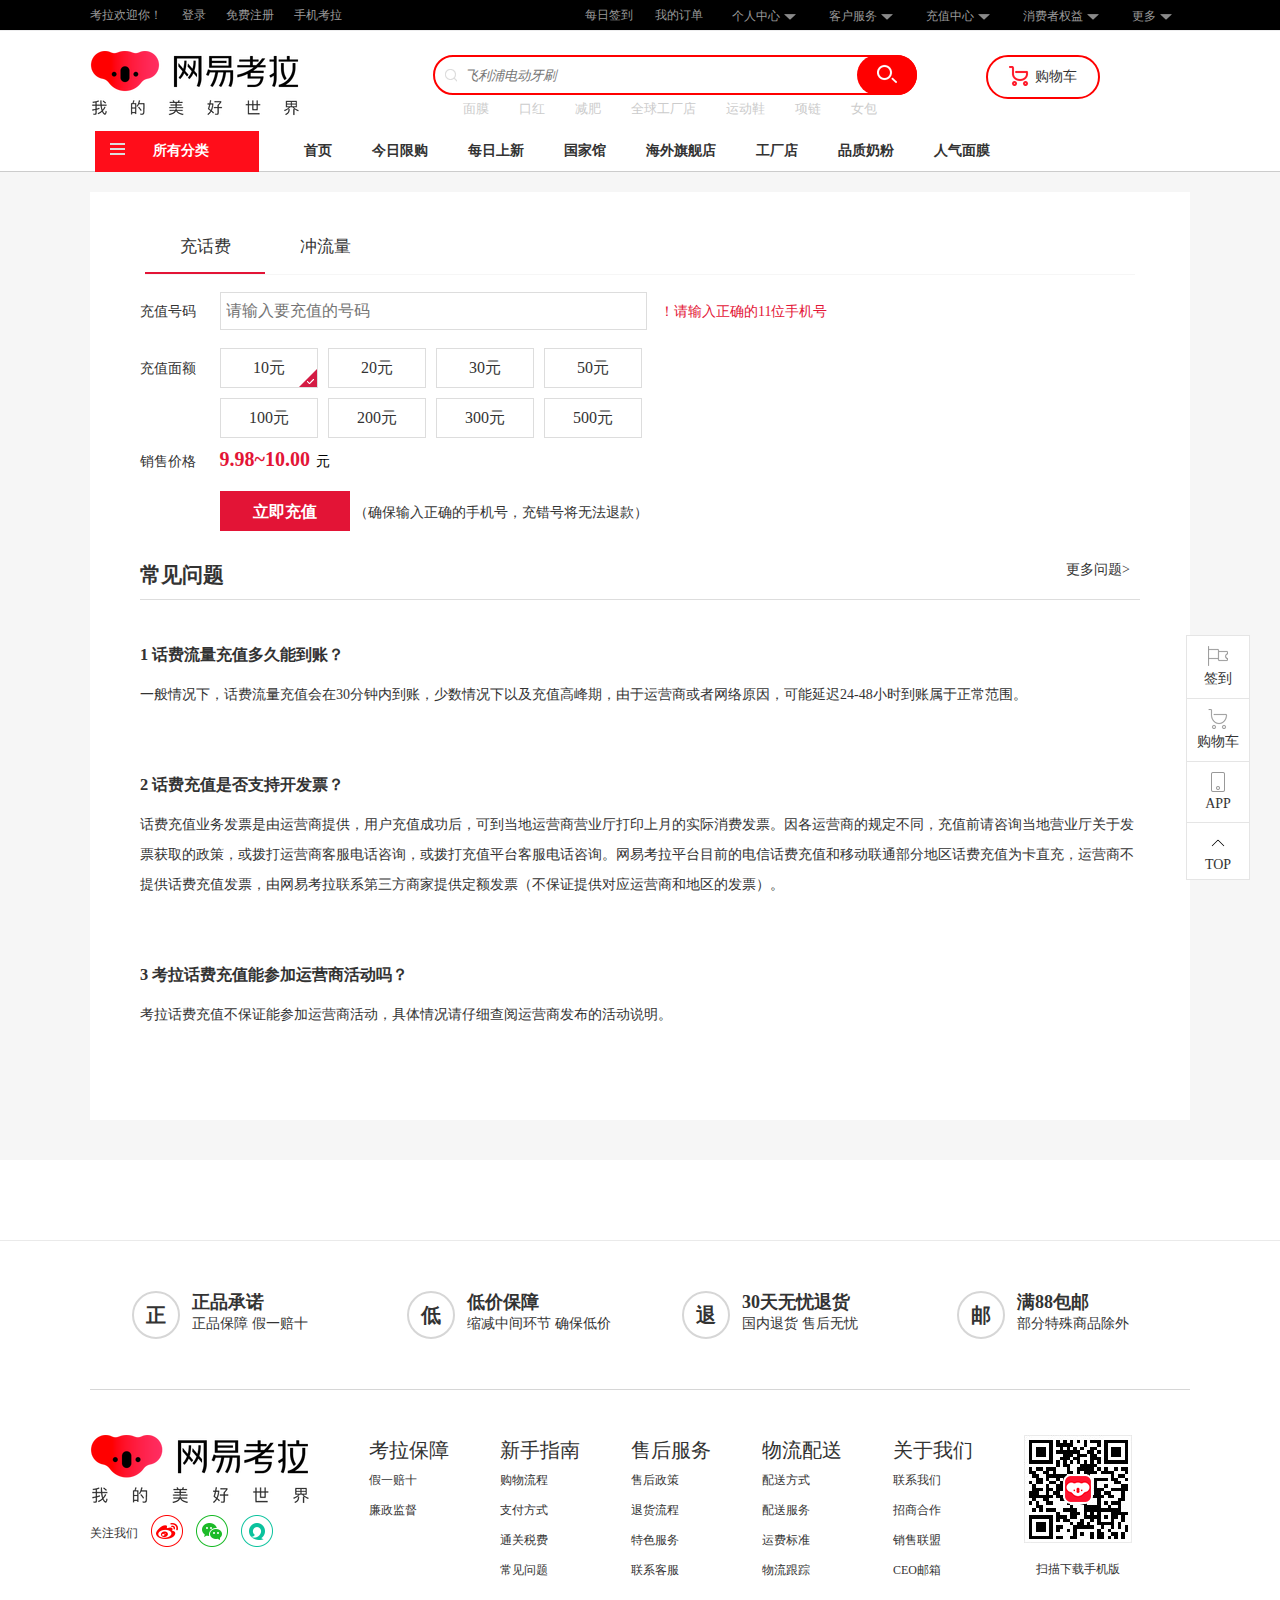
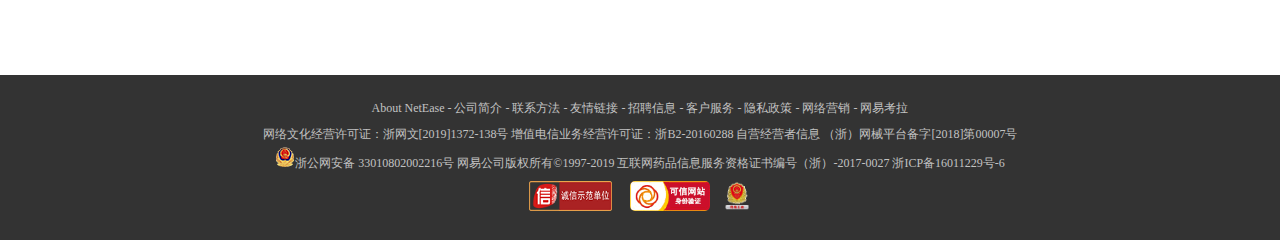
<file: html/chong.html>
<!DOCTYPE html>
<html>
	<head>
		<meta charset="UTF-8">
		<title>话费充值</title>
		<link rel="stylesheet" href="../css/public.css">
		<link rel="stylesheet" href="../css/chong.css">
		<script src="../js/jquery-1.11.1.js"></script>
		<script src="../js/public.js"></script>
		<script src="../js/chong.js"></script>
	</head>
	<body>
		<!-- 导航 -->
		<nav class="nav">
			<div class="container cont">
				<ul class="ul">
					<li>考拉欢迎你！</li>
					<li><a href="deng.html" target="_blank">登录</a></li>
					<li><a href="deng.html" target="_blank">免费注册</a></li>
					<li class="sjkl">
						<a href="#">手机考拉</a>
						<span class="m-notice">
							<img src="images/kla.png" width="116px" height="116px">
							<strong class="m_txt">下载APP<br>领1000元新人礼包</strong>
						</span>
					</li>
				</ul>
				<ol class="ol">
					<li><a href="#">每日签到</a></li>
					<li><a href="#">我的订单</a></li>
					<li class="menu menu1">
						<div class="title-1">
							<a href="#" class="title">个人中心 <span class="icon-down"><img src="images/down.png" alt="" class="img_down"></span></a>
							<div class="list0 list0-1">
								<a href="#">我的优惠券</a>
								<a href="#">我的红包</a>
								<a href="#">我的考拉豆</a>
								<a href="#">账号管理</a>
								<a href="#">我的实名认证</a>
								<a href="#">我的发票抬头</a>
								<a href="#">我的收藏商品</a>
								<a href="#">我关注的品牌</a>
								<a href="#">售后管理</a>
							</div>
						</div>
					</li>
					<li class="menu menu2">
						<div class="title-2">
							<a href="#" class="title">客户服务 <i class="icon-down"><img src="images/down.png" alt="" class="img_down"></i></a>
							<div class="list0 list0-2">
								<a href="#"><i class="icon icon1">&nbsp;</i>联系客服</a>
								<a href="#"><i class="icon icon2">&nbsp;</i>帮助中心</a>
								<a href="#"><i class="icon icon3">&nbsp;</i>知识产权保护</a>
								<a href="#"><i class="icon icon4">&nbsp;</i>规则中心</a>
							</div>
						</div>
					</li>
					<li class="menu menu3">
						<div class="title-3">
							<a href="#" class="title">充值中心 <i class="icon-down"><img src="images/down.png" alt="" class="img_down"></i></a>
							<div class="list0 list0-3">
								<a href="#">话费流量</a>
								<a href="#">游戏重置</a>
								<a href="#">AppStore充值卡</a>
							</div>
						</div>
					</li>
					<li class="menu menu4">
						<div class="title-4">
							<a href="#" class="title">消费者权益 <i class="icon-down"><img src="images/down.png" alt="" class="img_down"></i></a>
							<div class="list0 list0-4">
								<a href="#">消费者告知书</a>
								<a href="#">消费者投诉公示</a>
							</div>
						</div>
					</li>
					<li class="menu menu5">
						<div class="title-5">
							<a href="#" class="title">更多 <i class="icon-down"><img src="images/down.png" alt="" class="img_down"></i></a>
							<div class="list0 list0-5">
								<a href="#">收藏本站</a>
								<a href="#">新浪微博</a>
								<a href="#">微信公众号</a>
								<a href="#">易信公众号</a>
								<a href="#">招商合作</a>
								<a href="zhao.html" target="_blank">考拉招聘</a>
							</div>
						</div>
					</li>
				</ol>
			</div>
		</nav>
		<!--头部1-->
		<header>
			<div class="container cont0">
				<div class="logo"><a href="#"><img src="images/logo.png" alt=""></a></div>
				<div class="midd">
					<div class="midd0">
						<input type="search" placeholder="飞利浦电动牙刷">
					</div>
					<span class="search1"></span>
					<span class="search2"><img src="images/search.png" alt=""></span>
					<ul class="suggestlist">
						<li>面膜</li>
						<li>口红</li>
						<li>减肥</li>
						<li class="red">全球工厂店</li>
						<li>运动鞋</li>
						<li>项链</li>
						<li>女包</li>
					</ul>
				</div>
				<a href="#" class="gcart">
					<i class="cart"></i>
					<span>购物车</span>
				</a>
			</div>
		</header>
		<!-- 头部2 -->
		<header class="header-2">
			<div class="container cont1">
				<div class="all-menu">
					<div class="toptab">
						<div class="lineicon">
							<i></i>
							<i></i>
							<i></i>
						</div>
						<span class="tab-txt">所有分类</span>
						<ul class="tab-ul">
							<li>
								<img src="images/li-01.png" alt="" class="tab-icon">
								<span class="red">美容彩妆</span>
								<i class="arr"></i>
								<div class="box box-one">
									<div class="box-left">
										<div class="box0-one">
											<div class="one-left all-left">
												<p class="title">护肤</p>
												<hr width="100%" size="1px" color="#ccc">
												<div class="ctgnamebox">
													<a class="zmq zmq0" href="#">洁面</a>
													<a class="zmq" href="#">卸妆</a>
													<a class="zmq zmq0" href="#">爽肤水</a>
													<a class="zmq zmq0" href="#">面霜</a>
													<a class="zmq" href="#">眼部护理</a>
													<a class="zmq zmq0" href="#">精华</a>
													<a class="zmq zmq0" href="#">乳液/凝胶</a>
													<a class="zmq" href="/#">手/足护理</a>
													<a class="zmq" href="#">身体护理</a>
													<a class="zmq" href="#">唇部护理</a>
													<a class="zmq zmq0" href="#">护肤套装</a>
													<a class="zmq" href="#">精油芳疗</a>
													<a class="zmq" href="#">面部护肤</a>
													<a class="zmq zmq0" href="#">男士护肤</a>
												</div>
											</div>
											<div class="one-right all-right">
												<p class="title">面膜</p>
												<hr width="100%" size="1px" color="#ccc">
												<div class="ctgnamebox">
													<a class="zmq zmq0" href="#">美迪惠尔</a>
													<a class="zmq" href="#">JMsolution</a>
													<a class="zmq zmq0" href="#">RAY</a>
													<a class="zmq" href="#">Dr.Jart+</a>
													<a class="zmq" href="#">JAYJUN</a>
													<a class="zmq" href="#">春雨</a>
													<a class="zmq" href="#">SNP</a>
													<a class="zmq zmq0" href="/#">佑天兰</a>
													<a class="zmq" href="#">香蒲丽</a>
													<a class="zmq" href="#">森田药妆</a>
													<a class="zmq" href="#">肌美精</a>
													<a class="zmq" href="#">丽得姿</a>
													<a class="" href="#">其他面膜</a>
												</div>
											</div>
										</div>
										<div class="box0-two">
											<div class="two-left all-left">
												<p class="title">彩妆</p>
												<hr width="100%" size="1px" align="center" color="#ccc">
												<div class="ctgnamebox">
													<a class="zmq zmq0" href="#">BB霜/CC霜</a>
													<a class="zmq" href="#">唇膏/唇彩</a>
													<a class="zmq" href="#">隔离/妆前</a>
													<a class="zmq" href="#">粉底</a>
													<a class="zmq" href="#">粉饼/散粉</a>
													<a class="zmq zmq0" href="#">美甲</a>
													<a class="zmq zmq0" href="#">眼线</a>
													<a class="zmq" href="/#">眉笔</a>
													<a class="zmq" href="#">睫毛膏</a>
													<a class="zmq zmq0" href="#">唇部护理</a>
													<a class="zmq" href="#">眼影</a>
													<a class="zmq" href="#">腮红</a>
													<a class="zmq zmq0" href="#">遮瑕</a>
													<a class="zmq" href="#">高光/修颜</a>
													<a class="zmq" href="#">香水</a>
													<a class="zmq zmq0" href="#">化妆工具</a>
													<a class="zmq" href="#">彩妆工具</a>
												</div>
											</div>
											<div class="two-right all-right">
												<p class="title">防晒修复</p>
												<hr width="100%" size="1px" color="#ccc">
												<div class="ctgnamebox">
													<a class="zmq" href="#">安耐晒</a>
													<a class="zmq zmq0" href="#">娜丽丝</a>
													<a class="zmq" href="#">RE:CIPE</a>
													<a class="zmq" href="#">碧柔</a>
													<a class="zmq" href="#">水宝宝</a>
													<a class="zmq zmq0" href="#">香蕉桥</a>
													<a class="zmq" href="#">嘉娜宝Allie</a>
													<a class="zmq" href="/#">Ultrasun</a>
													<a class="zmq zmq0" href="#">苏菲娜</a>
													<a class="zmq" href="#">高丝</a>
													<a class="zmq" href="#">其他防晒</a>
												</div>
											</div>
										</div>
										<div class="box0-three">
											<p class="title">香水/香氛</p>
											<hr width="100%" size="1px" color="#ccc">
											<div class="ctgnamebox">
												<a class="zmq zmq0" href="#">女士香水</a>
												<a class="zmq" href="#">男士香水</a>
												<a class="zmq" href="#">香水套装</a>
											</div>
										</div>
									</div>
									<div class="box-right">
										<div class="right-pic">
											<ul>
												<li><img src="images/aa1.jpg" alt=""></li>
												<li><img src="images/aa2.jpg" alt=""></li>
												<li><img src="images/aa3.jpg" alt=""></li>
												<li><img src="images/aa4.jpg" alt=""></li>
												<li><img src="images/aa5.jpg" alt=""></li>
												<li><img src="images/aa6.jpg" alt=""></li>
											</ul>
										</div>
										<div class="right-txt">
											<a href="#"><img src="images/aa7.jpg" alt="" width="215px"></a>
										</div>
									</div>
								</div>
							</li>
							<li>
								<img src="images/li-02.png" alt="" class="tab-icon">
								<span class="red">母婴儿童</span>
								<i class="arr"></i>
								<div class="box box-two">
									<div class="box-left">
										<div class="box0-one">
											<div class="one-left all-left">
												<p class="title">奶粉</p>
												<hr width="100%" size="1px" color="#ccc">
												<div class="ctgnamebox">
													<a class="zmq zmq0" href="#">爱他美</a>
													<a class="zmq zmp0" href="#">牛栏</a>
													<a class="zmq zmq0" href="#">a2</a>
													<a class="zmq zmq0" href="#">喜宝</a>
													<a class="zmq" href="#">贝莱米</a>
													<a class="zmq zmq0" href="#">惠氏</a>
													<a class="zmq zmq0" href="#">美素佳儿</a>
													<a class="zmq" href="/#">Hero Baby</a>
													<a class="zmq" href="#">美林</a>
													<a class="zmq" href="#">雅培</a>
													<a class="zmq zmq0" href="#">美赞臣</a>
													<a class="zmq" href="#">雀巢</a>
													<a class="zmq" href="#">合生元</a>
													<a class="zmq zmq0" href="#">满趣健</a>
													<a class="zmq zmq0" href="#">Pre段</a>
													<a class="zmq zmq0" href="#">1段</a>
													<a class="zmq zmq0" href="#">2段</a>
													<a class="zmq" href="#">3段</a>
													<a class="zmq" href="#">5段（2+）</a>
													<a class="zmq" href="#">4段（1+）</a>
													<a class="zmq" href="#">6段</a>
													
												</div>
											</div>
											<div class="one-right all-right">
												<p class="title">纸尿裤/拉拉裤</p>
												<hr width="100%" size="1px" color="#ccc">
												<div class="ctgnamebox">
													<a class="zmq zmq0" href="#">花王</a>
													<a class="zmq zmq0" href="#">尤妮佳</a>
													<a class="zmq zmq0" href="#">大王</a>
													<a class="zmq zmq0" href="#">好奇</a>
													<a class="zmq" href="#">帮宝适</a>
													<a class="zmq" href="#">妈咪宝贝</a>
													<a class="zmq" href="#">斑驳</a>
													<a class="zmq zmq0" href="/#">丽贝乐</a>
													<a class="zmq" href="#">妮飘</a>
													<a class="zmq" href="#">姆明一族</a>
												</div>
											</div>
										</div>
										<div class="box0-two">
											<div class="two-left all-left">
												<p class="title">营养辅食</p>
												<hr width="100%" size="1px" align="center" color="#ccc">
												<div class="ctgnamebox">
													<a class="zmq zmq0" href="#">辅食泥</a>
													<a class="zmq" href="#">米粉米糊</a>
													<a class="zmq" href="#">泡芙</a>
													<a class="zmq" href="#">溶溶豆</a>
													<a class="zmq" href="#">营养品</a>
													<a class="zmq zmq0" href="#">饼干</a>
													<a class="zmq zmq0" href="#">肉松面仔</a>
													<a class="zmq" href="/#">调味品</a>
													<a class="zmq" href="#">其他辅食</a>
													<a class="zmq zmq0" href="#">其他零食</a>
												</div>
											</div>
											<div class="two-right all-right">
												<p class="title">宝贝用品/玩具用书</p>
												<hr width="100%" size="1px" color="#ccc">
												<div class="ctgnamebox">
													<a class="zmq zmq0" href="#">洗漱护肤</a>
													<a class="zmq zmq0" href="#">护理</a>
													<a class="zmq zmq0" href="#">喂养</a>
													<a class="zmq" href="#">出行</a>
													<a class="zmq" href="#">清洁消毒</a>
													<a class="zmq zmq0" href="#">图书绘本</a>
													<a class="zmq" href="#">积木拼插</a>
													<a class="zmq" href="/#">早教益智</a>
													<a class="zmq zmq0" href="#">爬行学步</a>
													<a class="zmq" href="#">其他玩具</a>
													<a class="zmq" href="#">宝贝家居</a>
													<a class="zmq" href="#">小家电</a>
												</div>
											</div>
										</div>
										<div class="box0-three">
											<div class="all-left">
												<p class="title">童装童鞋</p>
												<hr width="100%" size="1px" color="#ccc">
												<div class="ctgnamebox">
													<a class="zmq zmq0" href="#">连体爬衣</a>
													<a class="zmq" href="#">宝贝套装/衬衫/T恤</a>
													<a class="zmq" href="#">宝贝裤子</a>
												</div>
											</div>
											<div class="all-right">
												<p class="title">孕妈必备</p>
												<hr width="100%" size="1px" color="#ccc">
												<div class="ctgnamebox">
													<a class="zmq zmq0" href="#">孕妈洗护</a>
													<a class="zmq" href="#">孕期营养</a>
													<a class="zmq" href="#">产前产后用品</a>
												</div>
											</div>
										</div>
									</div>
									<div class="box-right">
										<div class="right-pic">
											<ul>
												<li><img src="images/b1.jpg" alt=""></li>
												<li><img src="images/b2.jpg" alt=""></li>
												<li><img src="images/b3.jpg" alt=""></li>
												<li><img src="images/b4.jpg" alt=""></li>
												<li><img src="images/b5.jpg" alt=""></li>
												<li><img src="images/b6.jpg" alt=""></li>
											</ul>
										</div>
										<div class="right-txt">
											<a href="#"><img src="images/b7.jpg" alt="" width="215px"></a>
										</div>
									</div>
								</div>
							</li>
							<li>
								<img src="images/li-03.png" alt="" class="tab-icon">
								<span class="red">营养保健</span>
								<i class="arr"></i>
								<div class="box box-three">
									<div class="box-left">
										<div class="box0-one">
											<div class="one-left all-left">
												<p class="title">女性健康</p>
												<hr width="100%" size="1px" color="#ccc">
												<div class="ctgnamebox">
													<a class="zmq zmq0" href="#">胶原蛋白</a>
													<a class="zmq" href="#">葡萄籽</a>
													<a class="zmq zmq0" href="#">白藜芦醇</a>
													<a class="zmq zmq0" href="#">酵素</a>
													<a class="zmq" href="#">铁元</a>
													<a class="zmq zmq0" href="#">蔓越莓</a>
													<a class="zmq zmq0" href="#">美白丸</a>
													<a class="zmq" href="/#">维生素C</a>
													<a class="zmq" href="#">维生素E</a>
													<a class="zmq" href="#">燕窝</a>
													<a class="zmq zmq0" href="#">复合维矿</a>
													<a class="zmq" href="#">早更年期</a>
													<a class="zmq" href="#">孕产营养</a>
													<a class="zmq zmq0" href="#">美容养颜</a>
													<a class="zmq zmq0" href="#">减肥瘦身</a>
													<a class="zmq zmq0" href="#">排毒通便</a>
													<a class="zmq zmq0" href="#">补血补气</a>
													<a class="zmq zmq0" href="#">调节内分泌</a>
													<a class="zmq zmq0" href="#">提高免疫力</a>
												</div>
											</div>
											<div class="one-right all-right">
												<p class="title">男士必备</p>
												<hr width="100%" size="1px" color="#ccc">
												<div class="ctgnamebox">
													<a class="zmq zmq0" href="#">增肌粉</a>
													<a class="zmq" href="#">番茄红素</a>
													<a class="zmq zmq0" href="#">玛咖</a>
													<a class="zmq" href="#">护肝片</a>
													<a class="zmq" href="#">叶黄素</a>
													<a class="zmq" href="#">复合维矿</a>
													<a class="zmq" href="#">提高精力</a>
													<a class="zmq zmq0" href="/#">缓解疲惫</a>
													<a class="zmq" href="#">解酒护肝</a>
													<a class="zmq zmq0" href="#">改善视力</a>
													<a class="zmq" href="#">缓解压力</a>
													<a class="zmq" href="#">男士备孕</a>
													<a class="zmq" href="#">关节养护</a>
													<a class="zmq" href="#">清肺润喉</a>
													<a class="zmq zmq0" href="#">护发防脱</a>
												</div>
											</div>
										</div>
										<div class="box0-two">
											<div class="two-left all-left">
												<p class="title">关爱爸妈</p>
												<hr width="100%" size="1px" align="center" color="#ccc">
												<div class="ctgnamebox">
													<a class="zmq zmq0" href="#">钙片</a>
													<a class="zmq zmq0" href="#">维骨力</a>
													<a class="zmq zmq0" href="#">鱼油/卵磷脂</a>
													<a class="zmq" href="#">辅酶Q10</a>
													<a class="zmq" href="#">参类滋补</a>
													<a class="zmq zmq0" href="#">银杏</a>
													<a class="zmq zmq0" href="#">蛋白粉</a>
													<a class="zmq" href="/#">蜂胶</a>
													<a class="zmq" href="#">改善睡眠</a>
												</div>
											</div>
											<div class="two-right all-right">
												<p class="title">滋补养生</p>
												<hr width="100%" size="1px" color="#ccc">
												<div class="ctgnamebox">
													<a class="zmq" href="#">参类</a>
													<a class="zmq zmq0" href="#">蜂蜜</a>
													<a class="zmq" href="#">黑糖/红糖</a>
													<a class="zmq" href="#">养生茶</a>
													<a class="zmq" href="#">灵芝/石斛</a>
													<a class="zmq zmq0" href="#">枸杞/黑枸杞</a>
													<a class="zmq" href="#">润肺养胃</a>
													<a class="zmq" href="/#">补肾明目</a>
													<a class="zmq zmq0" href="#">提神醒脑</a>
													<a class="zmq" href="#">滋阴调胃</a>
													<a class="zmq" href="#">补血调经</a>
												</div>
											</div>
										</div>
									</div>
									<div class="box-right">
										<div class="right-pic">
											<ul>
												<li><img src="images/c1.jpg" alt=""></li>
												<li><img src="images/c2.jpg" alt=""></li>
												<li><img src="images/c3.jpg" alt=""></li>
												<li><img src="images/c4.jpg" alt=""></li>
												<li><img src="images/c5.jpg" alt=""></li>
												<li><img src="images/c6.jpg" alt=""></li>
											</ul>
										</div>
										<div class="right-txt">
											<a href="#"><img src="images/c7.jpg" alt="" width="215px"></a>
										</div>
									</div>
								</div>
							</li>
							<li>
								<img src="images/li-04.png" alt="" class="tab-icon">
								<span class="red">数码家电</span>
								<i class="arr"></i>
								<div class="box box-four">
									<div class="box-left">
										<div class="box0-one">
											<div class="one-left all-left">
												<p class="title">手机配件</p>
												<hr width="100%" size="1px" color="#ccc">
												<div class="ctgnamebox">
													<a class="zmq zmq0" href="#">苹果</a>
													<a class="zmq" href="#">华为</a>
													<a class="zmq zmq0" href="#">小米</a>
													<a class="zmq zmq0" href="#">OPPO</a>
													<a class="zmq" href="#">vivo</a>
													<a class="zmq zmq0" href="#">三星</a>
													<a class="zmq zmq0" href="#">数据线</a>
													<a class="zmq" href="/#">手机壳</a>
													<a class="zmq" href="#">手机贴膜</a>
												</div>
											</div>
											<div class="one-right all-right">
												<p class="title">智能影音</p>
												<hr width="100%" size="1px" color="#ccc">
												<div class="ctgnamebox">
													<a class="zmq zmq0" href="#">Beats</a>
													<a class="zmq" href="#">BOSE</a>
													<a class="zmq zmq0" href="#">JBL</a>
													<a class="zmq zmq0" href="#">耳机/耳麦</a>
													<a class="zmq" href="#">音箱/音响</a>
													<a class="zmq zmq0" href="#">微单</a>
													<a class="zmq zmq0" href="#">拍立得</a>
													<a class="zmq" href="/#">智能设备</a>
													<a class="zmq zmq0" href="#">儿童手表</a>
												</div>
											</div>
										</div>
										<div class="box0-two">
											<div class="two-left all-left">
												<p class="title">生活电器</p>
												<hr width="100%" size="1px" align="center" color="#ccc">
												<div class="ctgnamebox">
													<a class="zmq zmq0" href="#">戴森</a>
													<a class="zmq" href="#">电风扇</a>
													<a class="zmq" href="#">除湿机</a>
													<a class="zmq" href="#">空气净化器</a>
													<a class="zmq" href="#">扫地机器人</a>
													<a class="zmq zmq0" href="#">吸尘器/除螨</a>
													<a class="zmq zmq0" href="#">加湿器</a>
													<a class="zmq" href="/#">挂烫机</a>
													<a class="zmq" href="#">洗衣机</a>
												</div>
											</div>
											<div class="two-right all-right">
												<p class="title">个护健康</p>
												<hr width="100%" size="1px" color="#ccc">
												<div class="ctgnamebox">
													<a class="zmq zmq0" href="#">电吹风/风筒</a>
													<a class="zmq" href="#">电动牙刷</a>
													<a class="zmq zmq0" href="#">剃须刀</a>
													<a class="zmq" href="#">卷/直发器</a>
													<a class="zmq zmq0" href="#">剃/脱毛器</a>
													<a class="zmq" href="#">鼻毛修剪器</a>
													<a class="zmq" href="#">理发器</a>
													<a class="zmq zmq0" href="/#">按摩梳</a>
													<a class="zmq" href="#">按摩椅</a>
												</div>
											</div>
										</div>
										<div class="box0-three">
											<div class="all-left">
												<p class="title">厨房电器</p>
												<hr width="100%" size="1px" color="#ccc">
												<div class="ctgnamebox">
													<a class="zmq zmq0" href="#">电水壶/热水壶/饮水机</a>
													<a class="zmq" href="#">咖啡机/咖啡壶</a>
													<a class="zmq" href="#">原汁机/榨汁机</a>
													<a class="zmq" href="#">电饭煲</a>
													<a class="zmq" href="#">搅拌/料理机</a>
													<a class="zmq" href="#">面包机</a>
													<a class="zmq" href="#">净水壶</a>
													<a class="zmq" href="#">电压力锅</a>
													<a class="zmq" href="#">烤箱</a>
												</div>
											</div>
											<div class="all-right">
												<p class="title">办公/外设</p>
												<hr width="100%" size="1px" color="#ccc">
												<div class="ctgnamebox">
													<a class="zmq zmq0" href="#">电脑/平板电脑</a>
													<a class="zmq" href="#">凌美</a>
													<a class="zmq" href="#">kindle</a>
													<a class="zmq" href="#">笔类</a>
													<a class="zmq zmq0" href="#">智能手表</a>
													<a class="zmq" href="#">电子书</a>
													<a class="zmq zmq0" href="#">照片打印机</a>
													<a class="zmq" href="#">办公文具</a>
													<a class="zmq zmq0" href="#">键盘</a>
													<a class="zmq" href="#">本册</a>
													<a class="zmq" href="#">鼠标</a>
													<a class="zmq" href="#">投影机</a>
												</div>
											</div>
										</div>
									</div>
									<div class="box-right">
										<div class="right-pic">
											<ul>
												<li><img src="images/d1.jpg" alt=""></li>
												<li><img src="images/d2.jpg" alt=""></li>
												<li><img src="images/d3.jpg" alt=""></li>
												<li><img src="images/d4.jpg" alt=""></li>
												<li><img src="images/d5.jpg" alt=""></li>
												<li><img src="images/d6.jpg" alt=""></li>
											</ul>
										</div>
										<div class="right-txt">
											<a href="#"><img src="images/d7.jpg" alt="" width="215px"></a>
										</div>
									</div>
								</div>
							</li>
							<li>
								<img src="images/li-05.png" alt="" class="tab-icon">
								<span class="red">个人洗护</span>
								<i class="arr"></i>
								<div class="box box-five">
									<div class="box-left">
										<div class="box0-one">
											<div class="one-left all-left">
												<p class="title">洗发护发</p>
												<hr width="100%" size="1px" color="#ccc">
												<div class="ctgnamebox">
													<a class="zmq zmq0" href="#">其他头发护法</a>
													<a class="zmq" href="#">头发造型</a>
													<a class="zmq zmq0" href="#">美发护发工具</a>
													<a class="zmq zmq0" href="#">洗发皂</a>
													<a class="zmq" href="#">梳子</a>
													<a class="zmq zmq0" href="#">护发精油</a>
													<a class="zmq zmq0" href="#">染发膏/剂</a>
													<a class="zmq" href="/#">洗护发套装</a>
													<a class="zmq" href="#">发膜</a>
													<a class="zmq" href="#">护发素</a>
													<a class="zmq zmq0" href="#">洗发水</a>
												</div>
											</div>
											<div class="one-right all-right">
												<p class="title">身体护理</p>
												<hr width="100%" size="1px" color="#ccc">
												<div class="ctgnamebox">
													<a class="zmq zmq0" href="#">足部护理</a>
													<a class="zmq" href="#">手部护理</a>
													<a class="zmq zmq0" href="#">身体护理</a>
													<a class="zmq" href="#">沐浴清洁</a>
												</div>
											</div>
										</div>
										<div class="box0-two">
											<div class="two-left all-left">
												<p class="title">口腔护理</p>
												<hr width="100%" size="1px" align="center" color="#ccc">
												<div class="ctgnamebox">
													<a class="zmq zmq0" href="#">其他口腔护理</a>
													<a class="zmq" href="#">凝胶</a>
													<a class="zmq" href="#">牙线/牙线棒</a>
													<a class="zmq" href="#">牙粉/压素</a>
													<a class="zmq" href="#">口腔护理套装</a>
													<a class="zmq zmq0" href="#">漱口水</a>
													<a class="zmq zmq0" href="#">牙刷</a>
													<a class="zmq" href="/#">牙膏</a>
												</div>
											</div>
											<div class="two-right all-right">
												<p class="title">女性护理</p>
												<hr width="100%" size="1px" color="#ccc">
												<div class="ctgnamebox">
													<a class="zmq" href="#">其他女性护理</a>
													<a class="zmq zmq0" href="#">私密洗液</a>
													<a class="zmq" href="#">卫生棉条</a>
													<a class="zmq" href="#">护垫</a>
													<a class="zmq" href="#">卫生巾</a>
												</div>
											</div>
										</div>
										<div class="box0-three">
											<div class="all-left">
												<p class="title">成人健康</p>
												<hr width="100%" size="1px" color="#ccc">
												<div class="ctgnamebox">
													<a class="zmq zmq0" href="#">暖贴</a>
													<a class="zmq" href="#">口罩</a>
													<a class="zmq" href="#">眼罩</a>
													<a class="zmq zmq0" href="#">其他成人用品</a>
													<a class="zmq" href="#">女用器具</a>
													<a class="zmq" href="#">男用器具</a>
													<a class="zmq zmq0" href="#">情趣玩具</a>
													<a class="zmq" href="#">人体润滑</a>
													<a class="zmq" href="#">笔润套</a>
												</div>
											</div>
											<div class="all-right">
												<p class="title">宠物生活</p>
												<hr width="100%" size="1px" color="#ccc">
												<div class="ctgnamebox">
													<a class="zmq zmq0" href="#">宠物医疗保健</a>
													<a class="zmq" href="#">宠物日用品</a>
													<a class="zmq" href="#">宠物玩具</a>
													<a class="zmq zmq0" href="#">宠物洗护美容</a>
													<a class="zmq" href="#">宠物零食</a>
													<a class="zmq" href="#">宠物主粮</a>
												</div>
											</div>
										</div>
									</div>
									<div class="box-right">
										<div class="right-pic">
											<ul>
												<li><img src="images/e1.jpg" alt=""></li>
												<li><img src="images/e2.jpg" alt=""></li>
												<li><img src="images/e3.jpg" alt=""></li>
												<li><img src="images/e4.jpg" alt=""></li>
												<li><img src="images/e5.jpg" alt=""></li>
												<li><img src="images/e6.jpg" alt=""></li>
											</ul>
										</div>
										<div class="right-txt">
											<a href="#"><img src="images/e7.jpg" alt="" width="215px"></a>
										</div>
									</div>
								</div>
							</li>
							<li>
								<img src="images/li-06.png" alt="" class="tab-icon">
								<span class="red">服饰鞋靴</span>
								<i class="arr"></i>
								<div class="box box-six">
									<div class="box-left">
										<div class="box0-one">
											<div class="one-left all-left">
												<p class="title">时尚新女士</p>
												<hr width="100%" size="1px" color="#ccc">
												<div class="ctgnamebox">
													<a class="zmq zmq0" href="#">连衣裙</a>
													<a class="zmq" href="#">女士卫衣</a>
													<a class="zmq zmq0" href="#">雪纺/蕾丝衫</a>
													<a class="zmq zmq0" href="#">女士毛针织衫</a>
													<a class="zmq" href="#">女士风衣</a>
													<a class="zmq zmq0" href="#">女士短外套</a>
													<a class="zmq zmq0" href="#">女士牛仔裤</a>
													<a class="zmq" href="/#">女士休闲裤</a>
													<a class="zmq" href="#">半身裙</a>
													<a class="zmq" href="#">文胸</a>
													<a class="zmq zmq0" href="#">女士家居服</a>
													<a class="zmq" href="#">丝袜/打底裤</a>
													<a class="zmq" href="#">女士棉袜</a>
													<a class="zmq zmq0" href="#">塑身美体</a>
													<a class="zmq zmq0" href="#">女士单鞋</a>
													<a class="zmq zmq0" href="#">女士凉鞋</a>
													<a class="zmq zmq0" href="#">高跟鞋</a>
													<a class="zmq zmq0" href="#">女士运动鞋/帆布鞋</a>
												</div>
											</div>
											<div class="one-right all-right">
												<p class="title">潮流新男性</p>
												<hr width="100%" size="1px" color="#ccc">
												<div class="ctgnamebox">
													<a class="zmq zmq0" href="#">男士T恤</a>
													<a class="zmq" href="#">男士POLO衫</a>
													<a class="zmq zmq0" href="#">男士卫衣</a>
													<a class="zmq" href="#">男士毛针织衫</a>
													<a class="zmq" href="#">男士外套</a>
													<a class="zmq" href="#">男式牛仔裤</a>
													<a class="zmq" href="#">男士休闲裤</a>
													<a class="zmq zmq0" href="/#">男士短裤</a>
													<a class="zmq" href="#">男士内裤</a>
													<a class="zmq" href="#">男士家居服</a>
													<a class="zmq" href="#">男士棉袜</a>
													<a class="zmq" href="#">男士休闲鞋</a>
													<a class="zmq zmq0" href="#">男士运动鞋/帆布鞋</a>
													<a class="zmq zmq0" href="#">商务鞋</a>
													<a class="zmq zmq0" href="#">男士凉鞋</a>
												</div>
											</div>
										</div>
										<div class="box0-three">
											<p class="title">软萌婴童</p>
											<hr width="100%" size="1px" color="#ccc">
											<div class="ctgnamebox">
												<a class="zmq zmq0" href="#">儿童裙子</a>
												<a class="zmq" href="#">儿童连体衣</a>
												<a class="zmq" href="#">儿童套装</a>
												<a class="zmq zmq0" href="#">儿童外套</a>
												<a class="zmq" href="#">儿童连裤子</a>
												<a class="zmq" href="#">儿童T恤</a>
												<a class="zmq zmq0" href="#">学步鞋</a>
												<a class="zmq" href="#">儿童凉鞋</a>
												<a class="zmq" href="#">儿童运动鞋</a>
												<a class="zmq zmq0" href="#">儿童休闲鞋</a>
												<a class="zmq" href="#">儿童卫衣</a>
												<a class="zmq" href="#">儿童家居服</a>
											</div>
										</div>
									</div>
									<div class="box-right">
										<div class="right-pic">
											<ul>
												<li><img src="images/f1.jpg" alt=""></li>
												<li><img src="images/f2.jpg" alt=""></li>
												<li><img src="images/f3.jpg" alt=""></li>
												<li><img src="images/f4.jpg" alt=""></li>
												<li><img src="images/f5.jpg" alt=""></li>
												<li><img src="images/f6.jpg" alt=""></li>
											</ul>
										</div>
										<div class="right-txt">
											<a href="#"><img src="images/f7.jpg" alt="" width="215px"></a>
										</div>
									</div>
								</div>
							</li>
							<li>
								<img src="images/li-07.png" alt="" class="tab-icon">
								<span class="red">运动户外</span>
								<i class="arr"></i>
								<div class="box box-seven">
									<div class="box-left">
										<div class="box0-one">
											<div class="one-left all-left">
												<p class="title">运动鞋</p>
												<hr width="100%" size="1px" color="#ccc">
												<div class="ctgnamebox">
													<a class="zmq zmq0" href="#">跑步鞋</a>
													<a class="zmq" href="#">休闲鞋</a>
													<a class="zmq zmq0" href="#">篮球鞋</a>
													<a class="zmq zmq0" href="#">NIKE</a>
													<a class="zmq" href="#">阿迪达斯</a>
													<a class="zmq zmq0" href="#">ASICS</a>
													<a class="zmq zmq0" href="#">美津浓</a>
													<a class="zmq" href="/#">SKORA</a>
													<a class="zmq" href="#">Uner Armour</a>
												</div>
											</div>
											<div class="one-right all-right">
												<p class="title">运动服装</p>
												<hr width="100%" size="1px" color="#ccc">
												<div class="ctgnamebox">
													<a class="zmq zmq0" href="#">运动T恤</a>
													<a class="zmq" href="#">运动风衣</a>
													<a class="zmq zmq0" href="#">运动酷</a>
													<a class="zmq" href="#">更多商品</a>
													<a class="zmq" href="#">NIKE</a>
													<a class="zmq" href="#">阿迪达斯</a>
												</div>
											</div>
										</div>
										<div class="box0-two">
											<div class="two-left all-left">
												<p class="title">户外鞋靴</p>
												<hr width="100%" size="1px" align="center" color="#ccc">
												<div class="ctgnamebox">
													<a class="zmq zmq0" href="#">登山鞋</a>
													<a class="zmq" href="#">徒步鞋</a>
													<a class="zmq" href="#">工装鞋</a>
													<a class="zmq" href="#">潮溪鞋</a>
													<a class="zmq" href="#">越野跑鞋</a>
													<a class="zmq zmq0" href="#">LOWA</a>
													<a class="zmq zmq0" href="#">CRISPI</a>
													<a class="zmq" href="/#">Bestard</a>
													<a class="zmq" href="#">Keen</a>
												</div>
											</div>
											<div class="two-right all-right">
												<p class="title">户外服装</p>
												<hr width="100%" size="1px" color="#ccc">
												<div class="ctgnamebox">
													<a class="zmq" href="#">速干T恤</a>
													<a class="zmq zmq0" href="#">卫衣衬衣</a>
													<a class="zmq" href="#">皮肤风衣</a>
													<a class="zmq" href="#">冲锋衣裤</a>
													<a class="zmq" href="#">户外裤</a>
													<a class="zmq zmq0" href="#">功能内衣</a>
													<a class="zmq" href="#">帽子/皮带</a>
													<a class="zmq" href="/#">土拨鼠</a>
													<a class="zmq zmq0" href="#">巴塔</a>
													<a class="zmq" href="#">棉服</a>
													<a class="zmq" href="#">手套</a>
													<a class="zmq" href="#">围巾/围脖</a>
												</div>
											</div>
										</div>
										<div class="box0-three">
											<div class="all-left">
												<p class="title">户外装备</p>
												<hr width="100%" size="1px" color="#ccc">
												<div class="ctgnamebox">
													<a class="zmq zmq0" href="#">登山包</a>
													<a class="zmq" href="#">休闲包</a>
													<a class="zmq" href="#">越野跑包</a>
													<a class="zmq zmq0" href="#">腰包</a>
													<a class="zmq" href="#">头巾</a>
													<a class="zmq" href="#">水壶</a>
													<a class="zmq zmq0" href="#">打火机</a>
													<a class="zmq" href="#">军火</a>
													<a class="zmq" href="#">露营装备</a>
													<a class="zmq" href="#">佳明</a>
												</div>
											</div>
											<div class="all-right">
												<p class="title">更多分类</p>
												<hr width="100%" size="1px" color="#ccc">
												<div class="ctgnamebox">
													<a class="zmq zmq0" href="#">汽车机油</a>
													<a class="zmq" href="#">渔具</a>
													<a class="zmq" href="#">壳牌</a>
													<a class="zmq zmq0" href="#">智能穿戴</a>
													<a class="zmq" href="#">速尔跑步机</a>
													<a class="zmq" href="#">游泳</a>
													<a class="zmq zmq0" href="#">运动相机</a>
													<a class="zmq" href="#">运动健身</a>
												</div>
											</div>
										</div>
									</div>
									<div class="box-right">
										<div class="right-pic">
											<ul>
												<li><img src="images/g1.jpg" alt=""></li>
												<li><img src="images/g2.jpg" alt=""></li>
												<li><img src="images/g3.jpg" alt=""></li>
												<li><img src="images/g4.jpg" alt=""></li>
												<li><img src="images/g5.jpg" alt=""></li>
												<li><img src="images/g6.jpg" alt=""></li>
											</ul>
										</div>
										<div class="right-txt">
											<a href="#"><img src="images/g7.jpg" alt="" width="215px"></a>
										</div>
									</div>
								</div>
							</li>
							<li>
								<img src="images/li-08.png" alt="" class="tab-icon">
								<span class="red">手表配饰</span>
								<i class="arr"></i>
								<div class="box box-eight">
									<div class="box-left">
										<div class="box0-one">
											<div class="one-left all-left">
												<p class="title">腕表</p>
												<hr width="100%" size="1px" color="#ccc">
												<div class="ctgnamebox">
													<a class="zmq zmq0" href="#">瑞士名表</a>
													<a class="zmq" href="#">经典国表</a>
													<a class="zmq zmq0" href="#">欧美腕表</a>
													<a class="zmq zmq0" href="#">日韩腕表</a>
													<a class="zmq" href="#">钟表配件</a>
													<a class="zmq zmq0" href="#">欧米茄</a>
													<a class="zmq zmq0" href="#">浪琴</a>
													<a class="zmq" href="/#">天梭</a>
													<a class="zmq" href="#">DW</a>
													<a class="zmq" href="#">西铁城</a>
													<a class="zmq zmq0" href="#">EMPORIO ARMANI</a>
													<a class="zmq" href="#">ADEXE</a>
													<a class="zmq" href="#">美度</a>
													<a class="zmq zmq0" href="#">Swatch</a>
													<a class="zmq zmq0" href="#">卡西欧</a>
												</div>
											</div>
											<div class="one-right all-right">
												<p class="title">大牌眼镜</p>
												<hr width="100%" size="1px" color="#ccc">
												<div class="ctgnamebox">
													<a class="zmq zmq0" href="#">太阳眼镜</a>
													<a class="zmq" href="#">Ray Ban雷明</a>
													<a class="zmq zmq0" href="#">GUCCI</a>
													<a class="zmq" href="#">Dior 迪奥</a>
													<a class="zmq" href="#">BURBERRY</a>
													<a class="zmq" href="#">PRADA</a>
													<a class="zmq" href="#">TOM FORD</a>
													<a class="zmq zmq0" href="/#">miu miu</a>
													<a class="zmq" href="#">FURLA</a>
													<a class="zmq" href="#">BOLON暴龙</a>
													<a class="zmq" href="#">MOLSION莫森</a>
													<a class="zmq" href="#">光学镜架/镜片</a>
													<a class="" href="#">烟具/配件</a>
												</div>
											</div>
										</div>
										<div class="box0-two">
											<div class="two-left all-left">
												<p class="title">潮流饰品</p>
												<hr width="100%" size="1px" align="center" color="#ccc">
												<div class="ctgnamebox">
													<a class="zmq zmq0" href="#">项链</a>
													<a class="zmq" href="#">手链/手镯</a>
													<a class="zmq" href="#">耳饰</a>
													<a class="zmq" href="#">串珠</a>
													<a class="zmq" href="#">时尚戒指</a>
													<a class="zmq zmq0" href="#">项坠/吊坠</a>
													<a class="zmq zmq0" href="#">Chocker</a>
													<a class="zmq" href="/#">施华洛世奇</a>
													<a class="zmq" href="#">潘多拉</a>
													<a class="zmq zmq0" href="#">apm</a>
													<a class="zmq" href="#">时尚发饰</a>
													<a class="zmq" href="#">胸针</a>
													<a class="zmq zmq0" href="#">钥匙扣</a>
													<a class="zmq" href="#">饰品套装</a>
												</div>
											</div>
											<div class="two-right all-right">
												<p class="title">黄金珠宝</p>
												<hr width="100%" size="1px" color="#ccc">
												<div class="ctgnamebox">
													<a class="zmq" href="#">周生生</a>
													<a class="zmq zmq0" href="#">周大福</a>
													<a class="zmq" href="#">六福珠宝</a>
													<a class="zmq" href="#">黄金项链</a>
													<a class="zmq" href="#">黄金手链</a>
													<a class="zmq zmq0" href="#">黄金转运珠</a>
													<a class="zmq" href="#">黄金耳饰</a>
													<a class="zmq" href="/#">K金</a>
													<a class="zmq zmq0" href="#">铂金</a>
													<a class="zmq" href="#">钻石</a>
													<a class="zmq" href="#">天然珍珠</a>
													<a class="zmq" href="/#">彩宝</a>
													<a class="zmq zmq0" href="#">水晶玛瑙</a>
													<a class="zmq" href="#">翡翠玉石</a>
													<a class="zmq" href="#">银饰</a>
												</div>
											</div>
										</div>
										<div class="box0-three">
											<p class="title">香水/香氛</p>
											<hr width="100%" size="1px" color="#ccc">
											<div class="ctgnamebox">
												<a class="zmq zmq0" href="#">女士香水</a>
												<a class="zmq" href="#">男士香水</a>
												<a class="zmq" href="#">香水套装</a>
											</div>
										</div>
									</div>
									<div class="box-right">
										<div class="right-pic">
											<ul>
												<li><img src="images/h1.jpg" alt=""></li>
												<li><img src="images/h2.jpg" alt=""></li>
												<li><img src="images/h3.jpg" alt=""></li>
												<li><img src="images/h4.jpg" alt=""></li>
												<li><img src="images/h5.jpg" alt=""></li>
												<li><img src="images/h6.jpg" alt=""></li>
											</ul>
										</div>
										<div class="right-txt">
											<a href="#"><img src="images/h7.jpg" alt="" width="215px"></a>
										</div>
									</div>
								</div>
							</li>
							<li>
								<img src="images/li-09.png" alt="" class="tab-icon">
								<span class="red">轻奢</span>
								<i class="arr"></i>
								<div class="box box-nine">
									<div class="box-left">
										<div class="box0-one">
											<div class="one-left all-left">
												<p class="title">轻奢包装</p>
												<hr width="100%" size="1px" color="#ccc">
												<div class="ctgnamebox">
													<a class="zmq zmq0" href="#">洁面</a>
													<a class="zmq" href="#">卸妆</a>
													<a class="zmq zmq0" href="#">爽肤水</a>
													<a class="zmq zmq0" href="#">面霜</a>
													<a class="zmq" href="#">眼部护理</a>
													<a class="zmq zmq0" href="#">精华</a>
													<a class="zmq zmq0" href="#">乳液/凝胶</a>
													<a class="zmq" href="/#">手/足护理</a>
													<a class="zmq" href="#">身体护理</a>
													<a class="zmq" href="#">唇部护理</a>
													<a class="zmq zmq0" href="#">护肤套装</a>
													<a class="zmq" href="#">精油芳疗</a>
													<a class="zmq" href="#">面部护肤</a>
													<a class="zmq zmq0" href="#">男士护肤</a>
												</div>
											</div>
											<div class="one-right all-right">
												<p class="title">面膜</p>
												<hr width="100%" size="1px" color="#ccc">
												<div class="ctgnamebox">
													<a class="zmq zmq0" href="#">美迪惠尔</a>
													<a class="zmq" href="#">JMsolution</a>
													<a class="zmq zmq0" href="#">RAY</a>
													<a class="zmq" href="#">Dr.Jart+</a>
													<a class="zmq" href="#">JAYJUN</a>
													<a class="zmq" href="#">春雨</a>
													<a class="zmq" href="#">SNP</a>
													<a class="zmq zmq0" href="/#">佑天兰</a>
													<a class="zmq" href="#">香蒲丽</a>
													<a class="zmq" href="#">森田药妆</a>
													<a class="zmq" href="#">肌美精</a>
													<a class="zmq" href="#">丽得姿</a>
													<a class="" href="#">其他面膜</a>
												</div>
											</div>
										</div>
										<div class="box0-two">
											<div class="two-left all-left">
												<p class="title">彩妆</p>
												<hr width="100%" size="1px" align="center" color="#ccc">
												<div class="ctgnamebox">
													<a class="zmq zmq0" href="#">BB霜/CC霜</a>
													<a class="zmq" href="#">唇膏/唇彩</a>
													<a class="zmq" href="#">隔离/妆前</a>
													<a class="zmq" href="#">粉底</a>
													<a class="zmq" href="#">粉饼/散粉</a>
													<a class="zmq zmq0" href="#">美甲</a>
													<a class="zmq zmq0" href="#">眼线</a>
													<a class="zmq" href="/#">眉笔</a>
													<a class="zmq" href="#">睫毛膏</a>
													<a class="zmq zmq0" href="#">唇部护理</a>
													<a class="zmq" href="#">眼影</a>
													<a class="zmq" href="#">腮红</a>
													<a class="zmq zmq0" href="#">遮瑕</a>
													<a class="zmq" href="#">高光/修颜</a>
													<a class="zmq" href="#">香水</a>
													<a class="zmq zmq0" href="#">化妆工具</a>
													<a class="zmq" href="#">彩妆工具</a>
												</div>
											</div>
											<div class="two-right all-right">
												<p class="title">防晒修复</p>
												<hr width="100%" size="1px" color="#ccc">
												<div class="ctgnamebox">
													<a class="zmq" href="#">安耐晒</a>
													<a class="zmq zmq0" href="#">娜丽丝</a>
													<a class="zmq" href="#">RE:CIPE</a>
													<a class="zmq" href="#">碧柔</a>
													<a class="zmq" href="#">水宝宝</a>
													<a class="zmq zmq0" href="#">香蕉桥</a>
													<a class="zmq" href="#">嘉娜宝Allie</a>
													<a class="zmq" href="/#">Ultrasun</a>
													<a class="zmq zmq0" href="#">苏菲娜</a>
													<a class="zmq" href="#">高丝</a>
													<a class="zmq" href="#">其他防晒</a>
												</div>
											</div>
										</div>
										<div class="box0-three">
											<p class="title">香水/香氛</p>
											<hr width="100%" size="1px" color="#ccc">
											<div class="ctgnamebox">
												<a class="zmq zmq0" href="#">女士香水</a>
												<a class="zmq" href="#">男士香水</a>
												<a class="zmq" href="#">香水套装</a>
											</div>
										</div>
									</div>
									<div class="box-right">
										<div class="right-pic">
											<ul>
												<li><img src="images/aa1.jpg" alt=""></li>
												<li><img src="images/aa2.jpg" alt=""></li>
												<li><img src="images/aa3.jpg" alt=""></li>
												<li><img src="images/aa4.jpg" alt=""></li>
												<li><img src="images/aa5.jpg" alt=""></li>
												<li><img src="images/aa6.jpg" alt=""></li>
											</ul>
										</div>
										<div class="right-txt">
											<a href="#"><img src="images/aa7.jpg" alt="" width="215px"></a>
										</div>
									</div>
							</li>
							<li>
								<img src="images/li-010.png" alt="" class="tab-icon">
								<span class="red">家居生活</span>
								<i class="arr"></i>
								<div class="box box-ten">
									<div class="box-left">
										<div class="box0-one">
											<div class="one-left all-left">
												<p class="title">护肤</p>
												<hr width="100%" size="1px" color="#ccc">
												<div class="ctgnamebox">
													<a class="zmq zmq0" href="#">洁面</a>
													<a class="zmq" href="#">卸妆</a>
													<a class="zmq zmq0" href="#">爽肤水</a>
													<a class="zmq zmq0" href="#">面霜</a>
													<a class="zmq" href="#">眼部护理</a>
													<a class="zmq zmq0" href="#">精华</a>
													<a class="zmq zmq0" href="#">乳液/凝胶</a>
													<a class="zmq" href="/#">手/足护理</a>
													<a class="zmq" href="#">身体护理</a>
													<a class="zmq" href="#">唇部护理</a>
													<a class="zmq zmq0" href="#">护肤套装</a>
													<a class="zmq" href="#">精油芳疗</a>
													<a class="zmq" href="#">面部护肤</a>
													<a class="zmq zmq0" href="#">男士护肤</a>
												</div>
											</div>
											<div class="one-right all-right">
												<p class="title">面膜</p>
												<hr width="100%" size="1px" color="#ccc">
												<div class="ctgnamebox">
													<a class="zmq zmq0" href="#">美迪惠尔</a>
													<a class="zmq" href="#">JMsolution</a>
													<a class="zmq zmq0" href="#">RAY</a>
													<a class="zmq" href="#">Dr.Jart+</a>
													<a class="zmq" href="#">JAYJUN</a>
													<a class="zmq" href="#">春雨</a>
													<a class="zmq" href="#">SNP</a>
													<a class="zmq zmq0" href="/#">佑天兰</a>
													<a class="zmq" href="#">香蒲丽</a>
													<a class="zmq" href="#">森田药妆</a>
													<a class="zmq" href="#">肌美精</a>
													<a class="zmq" href="#">丽得姿</a>
													<a class="" href="#">其他面膜</a>
												</div>
											</div>
										</div>
										<div class="box0-two">
											<div class="two-left all-left">
												<p class="title">彩妆</p>
												<hr width="100%" size="1px" align="center" color="#ccc">
												<div class="ctgnamebox">
													<a class="zmq zmq0" href="#">BB霜/CC霜</a>
													<a class="zmq" href="#">唇膏/唇彩</a>
													<a class="zmq" href="#">隔离/妆前</a>
													<a class="zmq" href="#">粉底</a>
													<a class="zmq" href="#">粉饼/散粉</a>
													<a class="zmq zmq0" href="#">美甲</a>
													<a class="zmq zmq0" href="#">眼线</a>
													<a class="zmq" href="/#">眉笔</a>
													<a class="zmq" href="#">睫毛膏</a>
													<a class="zmq zmq0" href="#">唇部护理</a>
													<a class="zmq" href="#">眼影</a>
													<a class="zmq" href="#">腮红</a>
													<a class="zmq zmq0" href="#">遮瑕</a>
													<a class="zmq" href="#">高光/修颜</a>
													<a class="zmq" href="#">香水</a>
													<a class="zmq zmq0" href="#">化妆工具</a>
													<a class="zmq" href="#">彩妆工具</a>
												</div>
											</div>
											<div class="two-right all-right">
												<p class="title">防晒修复</p>
												<hr width="100%" size="1px" color="#ccc">
												<div class="ctgnamebox">
													<a class="zmq" href="#">安耐晒</a>
													<a class="zmq zmq0" href="#">娜丽丝</a>
													<a class="zmq" href="#">RE:CIPE</a>
													<a class="zmq" href="#">碧柔</a>
													<a class="zmq" href="#">水宝宝</a>
													<a class="zmq zmq0" href="#">香蕉桥</a>
													<a class="zmq" href="#">嘉娜宝Allie</a>
													<a class="zmq" href="/#">Ultrasun</a>
													<a class="zmq zmq0" href="#">苏菲娜</a>
													<a class="zmq" href="#">高丝</a>
													<a class="zmq" href="#">其他防晒</a>
												</div>
											</div>
										</div>
										<div class="box0-three">
											<p class="title">香水/香氛</p>
											<hr width="100%" size="1px" color="#ccc">
											<div class="ctgnamebox">
												<a class="zmq zmq0" href="#">女士香水</a>
												<a class="zmq" href="#">男士香水</a>
												<a class="zmq" href="#">香水套装</a>
											</div>
										</div>
									</div>
									<div class="box-right">
										<div class="right-pic">
											<ul>
												<li><img src="images/aa1.jpg" alt=""></li>
												<li><img src="images/aa2.jpg" alt=""></li>
												<li><img src="images/aa3.jpg" alt=""></li>
												<li><img src="images/aa4.jpg" alt=""></li>
												<li><img src="images/aa5.jpg" alt=""></li>
												<li><img src="images/aa6.jpg" alt=""></li>
											</ul>
										</div>
										<div class="right-txt">
											<a href="#"><img src="images/aa7.jpg" alt="" width="215px"></a>
										</div>
									</div>
							</li>
							<li>
								<img src="images/li-011.png" alt="" class="tab-icon">
								<span class="red">环球美食</span>
								<i class="arr"></i>
								<div class="box box-eleven">
									<div class="box-left">
										<div class="box0-one">
											<div class="one-left all-left">
												<p class="title">护肤</p>
												<hr width="100%" size="1px" color="#ccc">
												<div class="ctgnamebox">
													<a class="zmq zmq0" href="#">洁面</a>
													<a class="zmq" href="#">卸妆</a>
													<a class="zmq zmq0" href="#">爽肤水</a>
													<a class="zmq zmq0" href="#">面霜</a>
													<a class="zmq" href="#">眼部护理</a>
													<a class="zmq zmq0" href="#">精华</a>
													<a class="zmq zmq0" href="#">乳液/凝胶</a>
													<a class="zmq" href="/#">手/足护理</a>
													<a class="zmq" href="#">身体护理</a>
													<a class="zmq" href="#">唇部护理</a>
													<a class="zmq zmq0" href="#">护肤套装</a>
													<a class="zmq" href="#">精油芳疗</a>
													<a class="zmq" href="#">面部护肤</a>
													<a class="zmq zmq0" href="#">男士护肤</a>
												</div>
											</div>
											<div class="one-right all-right">
												<p class="title">面膜</p>
												<hr width="100%" size="1px" color="#ccc">
												<div class="ctgnamebox">
													<a class="zmq zmq0" href="#">美迪惠尔</a>
													<a class="zmq" href="#">JMsolution</a>
													<a class="zmq zmq0" href="#">RAY</a>
													<a class="zmq" href="#">Dr.Jart+</a>
													<a class="zmq" href="#">JAYJUN</a>
													<a class="zmq" href="#">春雨</a>
													<a class="zmq" href="#">SNP</a>
													<a class="zmq zmq0" href="/#">佑天兰</a>
													<a class="zmq" href="#">香蒲丽</a>
													<a class="zmq" href="#">森田药妆</a>
													<a class="zmq" href="#">肌美精</a>
													<a class="zmq" href="#">丽得姿</a>
													<a class="" href="#">其他面膜</a>
												</div>
											</div>
										</div>
										<div class="box0-two">
											<div class="two-left all-left">
												<p class="title">彩妆</p>
												<hr width="100%" size="1px" align="center" color="#ccc">
												<div class="ctgnamebox">
													<a class="zmq zmq0" href="#">BB霜/CC霜</a>
													<a class="zmq" href="#">唇膏/唇彩</a>
													<a class="zmq" href="#">隔离/妆前</a>
													<a class="zmq" href="#">粉底</a>
													<a class="zmq" href="#">粉饼/散粉</a>
													<a class="zmq zmq0" href="#">美甲</a>
													<a class="zmq zmq0" href="#">眼线</a>
													<a class="zmq" href="/#">眉笔</a>
													<a class="zmq" href="#">睫毛膏</a>
													<a class="zmq zmq0" href="#">唇部护理</a>
													<a class="zmq" href="#">眼影</a>
													<a class="zmq" href="#">腮红</a>
													<a class="zmq zmq0" href="#">遮瑕</a>
													<a class="zmq" href="#">高光/修颜</a>
													<a class="zmq" href="#">香水</a>
													<a class="zmq zmq0" href="#">化妆工具</a>
													<a class="zmq" href="#">彩妆工具</a>
												</div>
											</div>
											<div class="two-right all-right">
												<p class="title">防晒修复</p>
												<hr width="100%" size="1px" color="#ccc">
												<div class="ctgnamebox">
													<a class="zmq" href="#">安耐晒</a>
													<a class="zmq zmq0" href="#">娜丽丝</a>
													<a class="zmq" href="#">RE:CIPE</a>
													<a class="zmq" href="#">碧柔</a>
													<a class="zmq" href="#">水宝宝</a>
													<a class="zmq zmq0" href="#">香蕉桥</a>
													<a class="zmq" href="#">嘉娜宝Allie</a>
													<a class="zmq" href="/#">Ultrasun</a>
													<a class="zmq zmq0" href="#">苏菲娜</a>
													<a class="zmq" href="#">高丝</a>
													<a class="zmq" href="#">其他防晒</a>
												</div>
											</div>
										</div>
										<div class="box0-three">
											<p class="title">香水/香氛</p>
											<hr width="100%" size="1px" color="#ccc">
											<div class="ctgnamebox">
												<a class="zmq zmq0" href="#">女士香水</a>
												<a class="zmq" href="#">男士香水</a>
												<a class="zmq" href="#">香水套装</a>
											</div>
										</div>
									</div>
									<div class="box-right">
										<div class="right-pic">
											<ul>
												<li><img src="images/aa1.jpg" alt=""></li>
												<li><img src="images/aa2.jpg" alt=""></li>
												<li><img src="images/aa3.jpg" alt=""></li>
												<li><img src="images/aa4.jpg" alt=""></li>
												<li><img src="images/aa5.jpg" alt=""></li>
												<li><img src="images/aa6.jpg" alt=""></li>
											</ul>
										</div>
										<div class="right-txt">
											<a href="#"><img src="images/aa7.jpg" alt="" width="215px"></a>
										</div>
									</div>
							</li>
						</ul> 
					</div>
				</div>
				<ol>
					<li><a href="../index.html" target="_blank">首页</a></li>
					<li><a href="xian.html" target="_blank">今日限购</a></li>
					<li><a href="#">每日上新</a></li>
					<li><a href="#">国家馆</a></li>
					<li><a href="#">海外旗舰店</a></li>
					<li><a href="#">工厂店</a></li>
					<li><a href="#">品质奶粉</a></li>
					<li><a href="#">人气面膜</a></li>
					<li><a href="#" class="red">充值</a></li>
				</ol>
			</div>
		</header>
		
		<section class="section">
			<div class="container">
				<div class="sec_cont">
					<div class="sec_title">
						<ul>
							<li class="li_current">充话费</li>
							<li>冲流量</li>
						</ul>
					</div>
					<div class="haoma">
						<lable for="tel">充值号码</lable>
						<input type="tel" id="tel" placeholder="请输入要充值的号码"/>
						<span class="tel_info">！请输入正确的11位手机号</span>
					</div>
					<!--话费充值-->
					<div class="cont_mian mian">
						<span>充值面额</span>
						<ul>
							<li>
								<span>10元</span>
								<i><span class="icon-checked"></span></i>
							</li>
							<li>
								<span>20元</span>
								<i class="i_hide"><span class=""></span></i>
							</li>
							<li>
								<span>30元</span>
								<i class="i_hide"><span class=""></span></i>
							</li>
							<li>
								<span>50元</span>
								<i class="i_hide"><span class=""></span></i>
							</li>
							<li>
								<span>100元</span>
								<i class="i_hide"><span class=""></span></i>
							</li>
							<li>
								<span>200元</span>
								<i class="i_hide"><span class=""></span></i>
							</li>
							<li>
								<span>300元</span>
								<i class="i_hide"><span class=""></span></i>
							</li>
							<li>
								<span>500元</span>
								<i class="i_hide"><span class=""></span></i>
							</li>
						</ul>
					</div>
					<!--流量充值-->
					<div class="cont_mian mian0">
						<span>充值面额</span>
						<ul>
							<li>
								<span>100M</span>
								<i><span class="icon-checked"></span></i>
							</li>
							<li>
								<span>200M</span>
								<i class="i_hide"><span class=""></span></i>
							</li>
							<li>
								<span>30OM</span>
								<i class="i_hide"><span class=""></span></i>
							</li>
							<li>
								<span>500M</span>
								<i class="i_hide"><span class=""></span></i>
							</li>
							<li>
								<span>1G</span>
								<i class="i_hide"><span class=""></span></i>
							</li>
							<li>
								<span>2G</span>
								<i class="i_hide"><span class=""></span></i>
							</li>
							<li>
								<span>3G</span>
								<i class="i_hide"><span class=""></span></i>
							</li>
							<li class="other">
								<span>其他面额</span>
								<div class="morelist">
						            <span class="mlli">5G</span>
						            <span class="mlli">6G</span>
						            <span class="mlli">10G</span>
					          </div>
							</li>
						</ul>
					</div>
					<!--话费价格-->
					<div class="jiage jg_one">
						<span>销售价格</span>
						<span>
							<span class="imp">9.98~10.00</span>
							<span class="change_yuan">元</span>
						</span>
					</div>
					<!--流量价格-->
					<div class="jiage jg_two">
						<span>流量类型</span>
						<span>
							<p class="imp0">¥ 2.02~7.78</p>
							<span class="pink">全国</span>
							<span class="quan">全国流量 当月可用</span>
							<i><span class="icon-checked"></span></i>
						</span>
						<span class="gg">
							<p class="imp1">¥ 13.13~39.39</p>
							<span class="pink">全国</span>
							<span class="quan">全国流量 当月可用</span>
							<i><span class="icon-checked"></span></i>
						</span>
					</div>
					<button class="but_li">立即充值</button>
					<span>（确保输入正确的手机号，充错号将无法退款）</span>
					<!--常见问题-->
					<div class="problem">
						<div class="pro_top">
							<h2>常见问题</h2>
							<span>更多问题&gt;</span>
						</div>
						<div class="hhp">
							<h3>1 话费流量充值多久能到账？</h3>
							<p>一般情况下，话费流量充值会在30分钟内到账，少数情况下以及充值高峰期，由于运营商或者网络原因，可能延迟24-48小时到账属于正常范围。</p>
						</div>
						<div class="hhp">
							<h3>2 话费充值是否支持开发票？</h3>
							<p>话费充值业务发票是由运营商提供，用户充值成功后，可到当地运营商营业厅打印上月的实际消费发票。因各运营商的规定不同，充值前请咨询当地营业厅关于发票获取的政策，或拨打运营商客服电话咨询，或拨打充值平台客服电话咨询。网易考拉平台目前的电信话费充值和移动联通部分地区话费充值为卡直充，运营商不提供话费充值发票，由网易考拉联系第三方商家提供定额发票（不保证提供对应运营商和地区的发票）。</p>
						</div>
						<div class="hhp">
							<h3>3 考拉话费充值能参加运营商活动吗？</h5>
							<p>考拉话费充值不保证能参加运营商活动，具体情况请仔细查阅运营商发布的活动说明。</3>
						</div>
					</div>
				</div>
			</div>
		</section>
		
		<!-- 页尾 -->
		<footer class="footer">
			<div class="footer-1">
				<div class=" container">
					<div class="box1">
						<ul class="box-ul">
							<li>
								<div class="txt-circle">正</div>
								<strong>正品承诺</strong>
								<span>正品保障 假一赔十</span>
							</li>
							<li>
								<div class="txt-circle">低</div>
								<strong>低价保障</strong>
								<span>缩减中间环节 确保低价</span>
							</li>
							<li>
								<div class="txt-circle">退</div>
								<strong>30天无忧退货</strong>
								<span>国内退货 售后无忧</span>
							</li>
							<li>
								<div class="txt-circle">邮</div>
								<strong>满88包邮</strong>
								<span>部分特殊商品除外</span>
							</li>
						</ul>
					</div>
					<div class="box2">
						<ul class="box2-ul">
							<li class="box2-left">
								<a href="#" class="box2-img"><img src="images/my.png" alt=""></a>
								<div class="box2-txt">
									<span>关注我们</span>
									<a href="#">
										<img src="images/wb.png" alt="" width="32px" class="wb">
										<img src="images/kla.png" alt="" class="kla">
									</a>
									<a href="#">
										<img src="images/wx.png" alt="" width="32px" class="wx">
										<img src="images/kla.png" alt="" class="kla">
									</a>
									<a href="#">
										<img src="images/qq.png" alt="" width="32px" class="qq">
										<img src="images/kla.png" alt="" class="kla">
									</a>
								</div>
							</li>
							<li>
								<dl>
									<dt>考拉保障</dt>
									<dd>假一赔十</dd>
									<dd>廉政监督</dd>
								</dl>
							</li>
							<li>
								<dl>
									<dt>新手指南</dt>
									<dd>购物流程</dd>
									<dd>支付方式</dd>
									<dd>通关税费</dd>
									<dd>常见问题</dd>
								</dl>
							</li>
							<li>
								<dl>
									<dt>售后服务</dt>
									<dd>售后政策</dd>
									<dd>退货流程</dd>
									<dd>特色服务</dd>
									<dd>联系客服</dd>
								</dl>
							</li>
							<li>
								<dl>
									<dt>物流配送</dt>
									<dd>配送方式</dd>
									<dd>配送服务</dd>
									<dd>运费标准</dd>
									<dd>物流跟踪</dd>
								</dl>
							</li>
							<li>
								<dl>
									<dt>关于我们</dt>
									<dd>联系我们</dd>
									<dd>招商合作</dd>
									<dd>销售联盟</dd>
									<dd>CEO邮箱</dd>
								</dl>
							</li>
							<li>
								<div class="sao">
									<img src="images/kla.png" alt="">
									<p>扫描下载手机版</p>
								</div>
							</li>
						</ul>
					</div>
				</div>
			</div>
			<div class="footer-2">
				<p>About NetEase - 公司简介 - 联系方法 - 友情链接 - 招聘信息 - 客户服务 - 隐私政策 - 网络营销 - 网易考拉</p>
				<p>网络文化经营许可证：浙网文[2019]1372-138号 增值电信业务经营许可证：浙B2-20160288 自营经营者信息 （浙）网械平台备字[2018]第00007号</p>
				<p><img src="images/ga.png" alt="">浙公网安备 33010802002216号 网易公司版权所有©1997-2019 互联网药品信息服务资格证书编号（浙）-2017-0027 浙ICP备16011229号-6</p>
				<div>
					<a href="#"><img src="images/cx.png" alt=""></a>
					<a href="#"><img src="images/kexin.png" alt=""></a>
					<a href="#"><img src="images/pp.gif" alt=""></a>
				</div>
			</div>
		</footer>
		
		<!--侧导航-->
		<aside class="aside">
		<ul>
			<li>
				<a href="#"><img src="../images/ce1.png" alt="" width="20px"/></a>
				<span>签到</span>
			</li>
			<li>
				<a href="#"><img src="../images/ce2.png" alt="" width="20px"/></a>
				<span>购物车</span>
			</li>
			<li>
				<a href="#"><img src="../images/ce3.png" alt="" width="20px"/></a>
				<span>APP</span>
			</li>
			<li>
				<a href="#"><img src="../images/ce4.png" alt="" width="20px"/></a>
				<span>TOP</span>
			</li>
		</ul>
	</aside>
	</body>
</html>
</file>
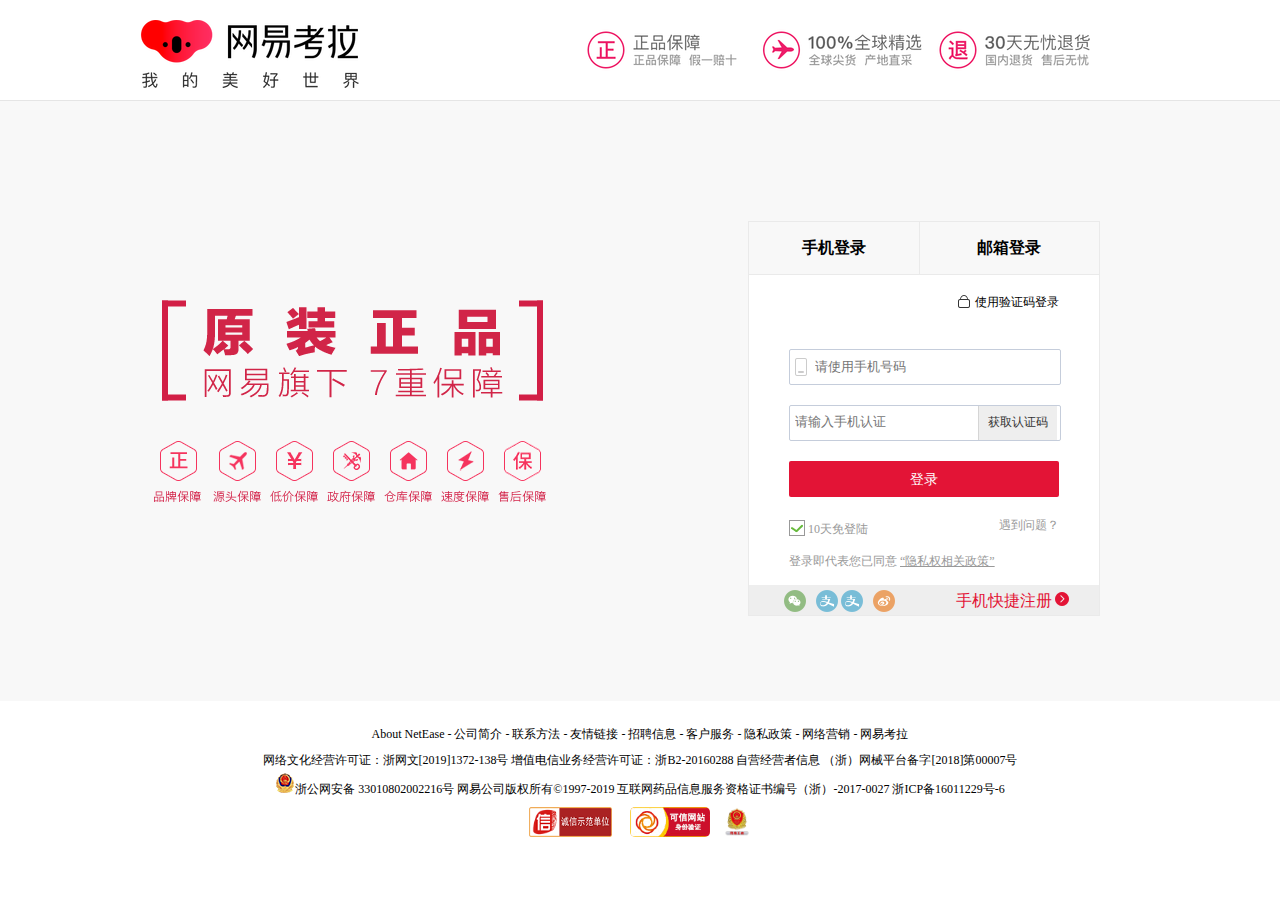
<file: html/deng.html>
<!DOCTYPE html>
<html>
	<head>
		<meta charset="UTF-8">
		<title>登录</title>
		<link rel="stylesheet" type="text/css" href="../css/deng.css"/>
		<script src="../js/jquery-1.11.1.js"></script>
		<script src="../js/deng.js"></script>
	</head>
	<body>
		<nav class="nav">
			<div class="container">
				<div class="logo"><img src="../images/my.png"/></div>
				<div class="logo_right"><img src="../images/deng1.png" alt="" /></div>
			</div>
		</nav>
		<section class="section">
			<div class="login_body">
				<div class="body_left">
					<img src="../images/yuan.png" alt="" />
				</div>
				<div class="body_right">
					<div class="name">
						<span class="sjdl">手机登录</span>
						<span class="yxdl">邮箱登录</span>
					</div>
					<div class="zmqq">
						<div class="mma">
							<p class="mima">使用验证码登录</p>
						</div>
						<div class="all">
							<p class="sj_icon"></p>
							<input type="tel" placeholder="请使用手机号码"/>
						</div>
						
						<div class="all shu">
							<input type="text" placeholder="请输入手机认证"/>
							<span>获取认证码</span>
						</div>
						
						<input type="submit" value="登录"/>
						<div class="shi">
							<span class="ku bg_ku"></span>
							<span>10天免登陆</span>
							<span class="yu">遇到问题？</span>
						</div>
						<p class="qqq">登录即代表您已同意 <span class="yin">“隐私权相关政策”</span></p>
					</div>
					<div class="zmqq0">
						<div class="all">
							<p class="eml_icon"></p>
							<input type="email" placeholder="网易邮箱账号"/>
						</div>
						
						<div class="all shu">
							<i class="suo_icon"></i>
							<lable id="pass"></lable>
							<input type="password" placeholder="密码" id="pass"/>
						</div>
						
						<input type="submit" value="登录"/>
						<div class="shi">
							<span class="ku bg_ku"></span>
							<span>10天免登陆</span>
							<span class="yu">遇到问题？</span>
						</div>
						<p class="qqq">登录即代表您已同意 <span class="yin">“隐私权相关政策”</span></p>
					</div>
					<div class="body_bottom">
						<div>
							<ul>
								<li></li>
								<li></li>
								<li></li>
								<li></li>
							</ul>
							<a href="#" class="ooo">
								<span>手机快捷注册</span>
								<span class="icon"></span>
							</a>
						</div>

					</div>
				</div>
			</div>
		</section>
		<footer class="footer">
			<p>About NetEase - 公司简介 - 联系方法 - 友情链接 - 招聘信息 - 客户服务 - 隐私政策 - 网络营销 - 网易考拉</p>
			<p>网络文化经营许可证：浙网文[2019]1372-138号 增值电信业务经营许可证：浙B2-20160288 自营经营者信息 （浙）网械平台备字[2018]第00007号</p>
			<p><img src="images/ga.png" alt="">浙公网安备 33010802002216号 网易公司版权所有©1997-2019 互联网药品信息服务资格证书编号（浙）-2017-0027 浙ICP备16011229号-6</p>
			<div>
				<a href="#"><img src="images/cx.png" alt=""></a>
				<a href="#"><img src="images/kexin.png" alt=""></a>
				<a href="#"><img src="images/pp.gif" alt=""></a>
			</div>
		</div>
	</body>
</html>
</file>
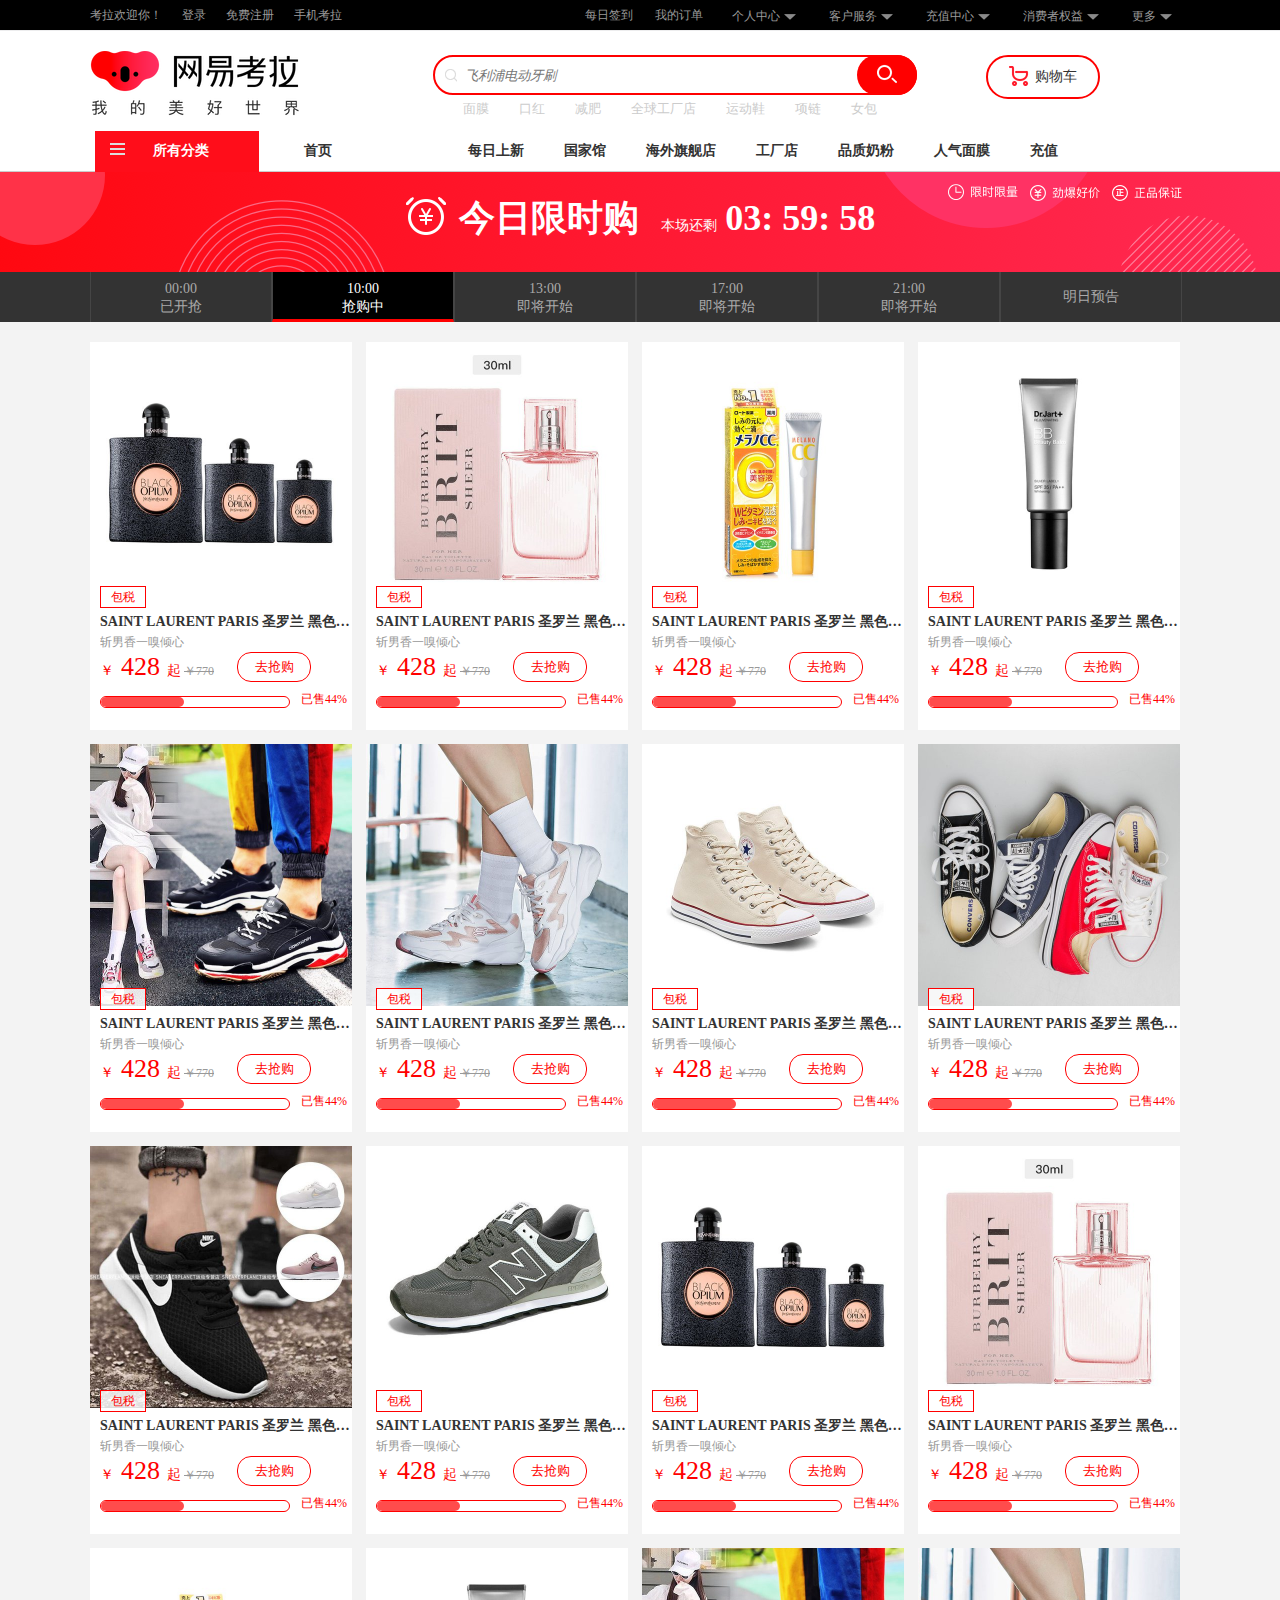
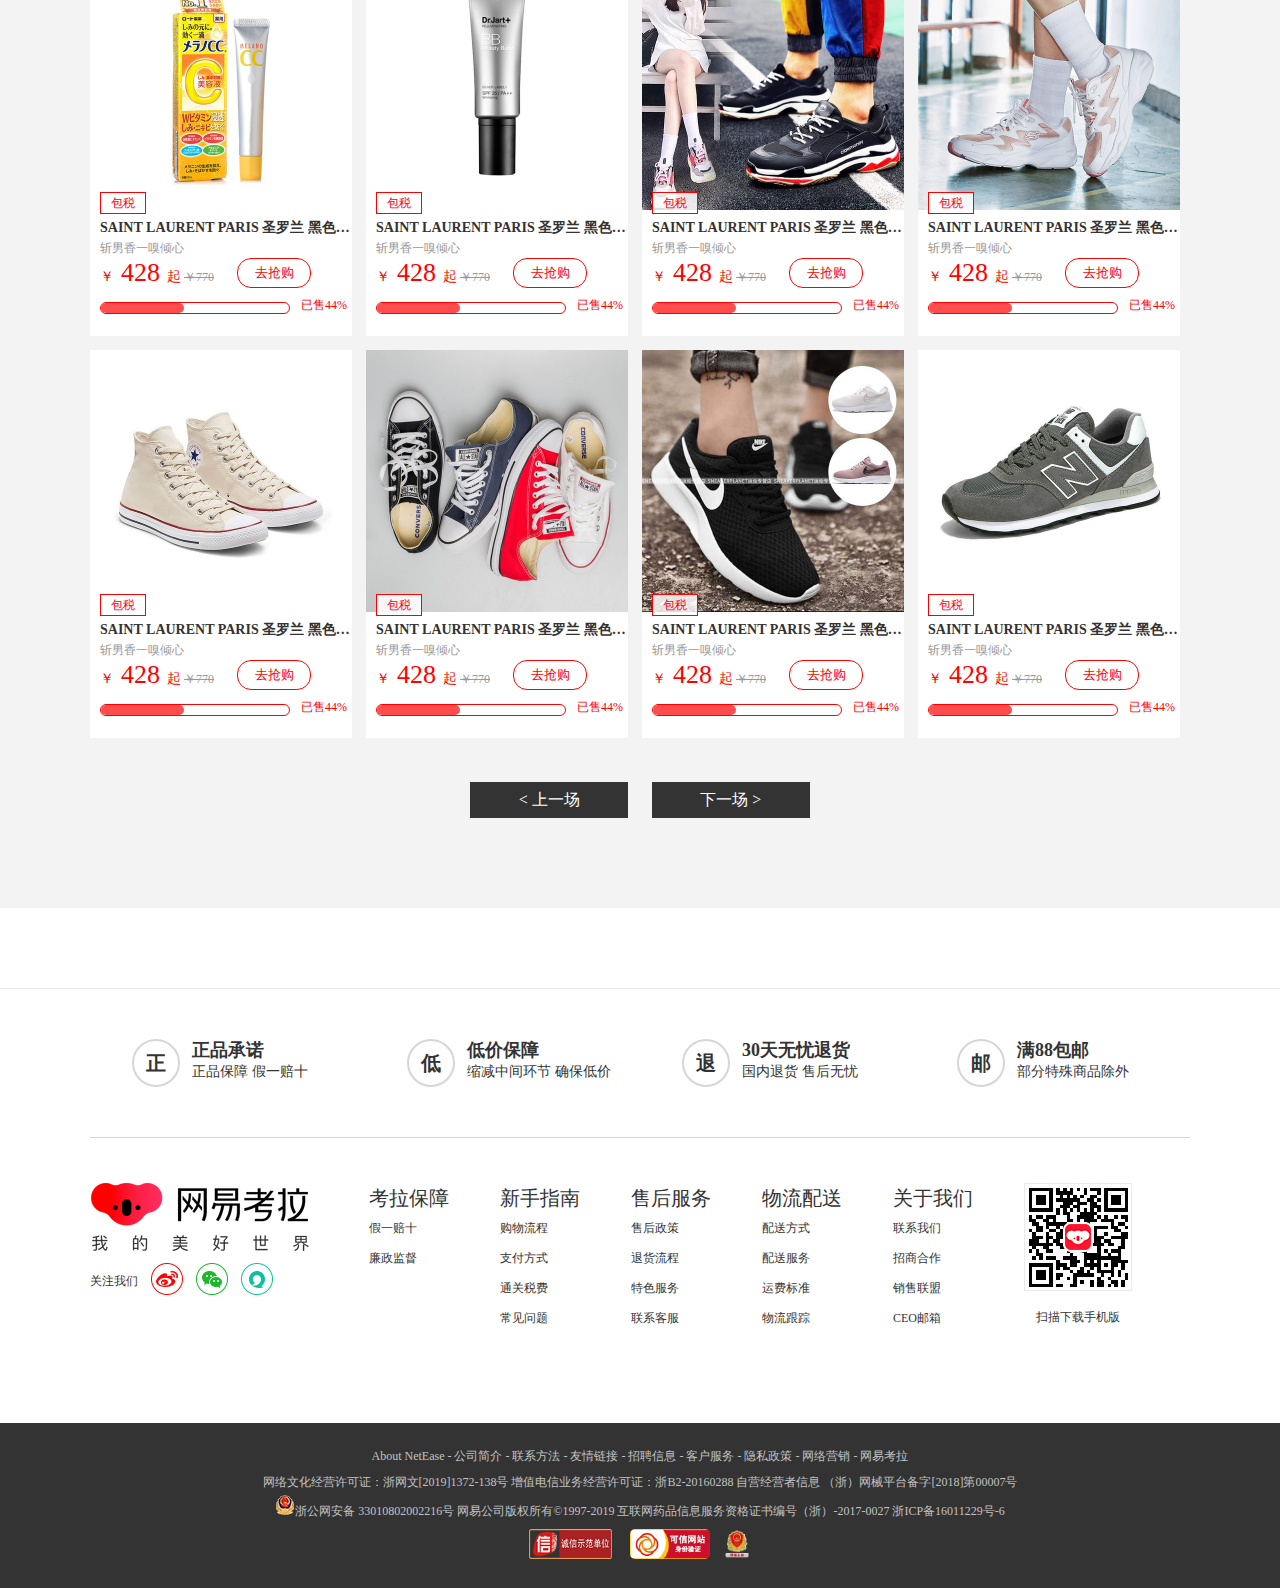
<file: html/xian.html>
<!DOCTYPE html>
<html>
	<head>
		<meta charset="UTF-8">
		<title>今日限时购</title>
		<link rel="stylesheet" href="../css/public.css">
		<link rel="stylesheet" href="../css/xian.css">
		<script src="../js/jquery-1.11.1.js"></script>
		<script src="../js/jquery.mousewheel.js"></script>
		<script src="../js/public.js"></script>
		<script src="../js/xian.js"></script>
	</head>
	<body>
		<!-- 导航 -->
		<nav class="nav">
			<div class="container cont">
				<ul class="ul">
					<li>考拉欢迎你！</li>
					<li><a href="deng.html" target="_blank">登录</a></li>
					<li><a href="deng.html" target="_blank">免费注册</a></li>
					<li class="sjkl">
						<a href="#">手机考拉</a>
						<span class="m-notice">
							<img src="images/kla.png" width="116px" height="116px">
							<strong class="m_txt">下载APP<br>领1000元新人礼包</strong>
						</span>
					</li>
				</ul>
				<ol class="ol">
					<li><a href="#">每日签到</a></li>
					<li><a href="#">我的订单</a></li>
					<li class="menu menu1">
						<div class="title-1">
							<a href="#" class="title">个人中心 <span class="icon-down"><img src="images/down.png" alt="" class="img_down"></span></a>
							<div class="list0 list0-1">
								<a href="#">我的优惠券</a>
								<a href="#">我的红包</a>
								<a href="#">我的考拉豆</a>
								<a href="#">账号管理</a>
								<a href="#">我的实名认证</a>
								<a href="#">我的发票抬头</a>
								<a href="#">我的收藏商品</a>
								<a href="#">我关注的品牌</a>
								<a href="#">售后管理</a>
							</div>
						</div>
					</li>
					<li class="menu menu2">
						<div class="title-2">
							<a href="#" class="title">客户服务 <i class="icon-down"><img src="images/down.png" alt="" class="img_down"></i></a>
							<div class="list0 list0-2">
								<a href="#"><i class="icon icon1">&nbsp;</i>联系客服</a>
								<a href="#"><i class="icon icon2">&nbsp;</i>帮助中心</a>
								<a href="#"><i class="icon icon3">&nbsp;</i>知识产权保护</a>
								<a href="#"><i class="icon icon4">&nbsp;</i>规则中心</a>
							</div>
						</div>
					</li>
					<li class="menu menu3">
						<div class="title-3">
							<a href="#" class="title">充值中心 <i class="icon-down"><img src="images/down.png" alt="" class="img_down"></i></a>
							<div class="list0 list0-3">
								<a href="#">话费流量</a>
								<a href="#">游戏重置</a>
								<a href="#">AppStore充值卡</a>
							</div>
						</div>
					</li>
					<li class="menu menu4">
						<div class="title-4">
							<a href="#" class="title">消费者权益 <i class="icon-down"><img src="images/down.png" alt="" class="img_down"></i></a>
							<div class="list0 list0-4">
								<a href="#">消费者告知书</a>
								<a href="#">消费者投诉公示</a>
							</div>
						</div>
					</li>
					<li class="menu menu5">
						<div class="title-5">
							<a href="#" class="title">更多 <i class="icon-down"><img src="images/down.png" alt="" class="img_down"></i></a>
							<div class="list0 list0-5">
								<a href="#">收藏本站</a>
								<a href="#">新浪微博</a>
								<a href="#">微信公众号</a>
								<a href="#">易信公众号</a>
								<a href="#">招商合作</a>
								<a href="zhao.html" target="_blank">考拉招聘</a>
							</div>
						</div>
					</li>
				</ol>
			</div>
		</nav>
		
		<!--头部1-->
		<header>
			<div class="container cont0">
				<div class="logo"><a href="#"><img src="images/logo.png" alt=""></a></div>
				<div class="midd">
					<div class="midd0">
						<input type="search" placeholder="飞利浦电动牙刷">
					</div>
					<span class="search1"></span>
					<span class="search2"><img src="images/search.png" alt=""></span>
					<ul class="suggestlist">
						<li>面膜</li>
						<li>口红</li>
						<li>减肥</li>
						<li class="red">全球工厂店</li>
						<li>运动鞋</li>
						<li>项链</li>
						<li>女包</li>
					</ul>
				</div>
				<a href="#" class="gcart">
					<i class="cart"></i>
					<span>购物车</span>
				</a>
			</div>
		</header>
		<!-- 头部2 -->
		<header class="header-2">
			<div class="container cont1">
				<div class="all-menu">
					<div class="toptab">
						<div class="lineicon">
							<i></i>
							<i></i>
							<i></i>
						</div>
						<span class="tab-txt">所有分类</span>
						<ul class="tab-ul">
							<li>
								<img src="images/li-01.png" alt="" class="tab-icon">
								<span class="red">美容彩妆</span>
								<i class="arr"></i>
								<div class="box box-one">
									<div class="box-left">
										<div class="box0-one">
											<div class="one-left all-left">
												<p class="title">护肤</p>
												<hr width="100%" size="1px" color="#ccc">
												<div class="ctgnamebox">
													<a class="zmq zmq0" href="#">洁面</a>
													<a class="zmq" href="#">卸妆</a>
													<a class="zmq zmq0" href="#">爽肤水</a>
													<a class="zmq zmq0" href="#">面霜</a>
													<a class="zmq" href="#">眼部护理</a>
													<a class="zmq zmq0" href="#">精华</a>
													<a class="zmq zmq0" href="#">乳液/凝胶</a>
													<a class="zmq" href="/#">手/足护理</a>
													<a class="zmq" href="#">身体护理</a>
													<a class="zmq" href="#">唇部护理</a>
													<a class="zmq zmq0" href="#">护肤套装</a>
													<a class="zmq" href="#">精油芳疗</a>
													<a class="zmq" href="#">面部护肤</a>
													<a class="zmq zmq0" href="#">男士护肤</a>
												</div>
											</div>
											<div class="one-right all-right">
												<p class="title">面膜</p>
												<hr width="100%" size="1px" color="#ccc">
												<div class="ctgnamebox">
													<a class="zmq zmq0" href="#">美迪惠尔</a>
													<a class="zmq" href="#">JMsolution</a>
													<a class="zmq zmq0" href="#">RAY</a>
													<a class="zmq" href="#">Dr.Jart+</a>
													<a class="zmq" href="#">JAYJUN</a>
													<a class="zmq" href="#">春雨</a>
													<a class="zmq" href="#">SNP</a>
													<a class="zmq zmq0" href="/#">佑天兰</a>
													<a class="zmq" href="#">香蒲丽</a>
													<a class="zmq" href="#">森田药妆</a>
													<a class="zmq" href="#">肌美精</a>
													<a class="zmq" href="#">丽得姿</a>
													<a class="" href="#">其他面膜</a>
												</div>
											</div>
										</div>
										<div class="box0-two">
											<div class="two-left all-left">
												<p class="title">彩妆</p>
												<hr width="100%" size="1px" align="center" color="#ccc">
												<div class="ctgnamebox">
													<a class="zmq zmq0" href="#">BB霜/CC霜</a>
													<a class="zmq" href="#">唇膏/唇彩</a>
													<a class="zmq" href="#">隔离/妆前</a>
													<a class="zmq" href="#">粉底</a>
													<a class="zmq" href="#">粉饼/散粉</a>
													<a class="zmq zmq0" href="#">美甲</a>
													<a class="zmq zmq0" href="#">眼线</a>
													<a class="zmq" href="/#">眉笔</a>
													<a class="zmq" href="#">睫毛膏</a>
													<a class="zmq zmq0" href="#">唇部护理</a>
													<a class="zmq" href="#">眼影</a>
													<a class="zmq" href="#">腮红</a>
													<a class="zmq zmq0" href="#">遮瑕</a>
													<a class="zmq" href="#">高光/修颜</a>
													<a class="zmq" href="#">香水</a>
													<a class="zmq zmq0" href="#">化妆工具</a>
													<a class="zmq" href="#">彩妆工具</a>
												</div>
											</div>
											<div class="two-right all-right">
												<p class="title">防晒修复</p>
												<hr width="100%" size="1px" color="#ccc">
												<div class="ctgnamebox">
													<a class="zmq" href="#">安耐晒</a>
													<a class="zmq zmq0" href="#">娜丽丝</a>
													<a class="zmq" href="#">RE:CIPE</a>
													<a class="zmq" href="#">碧柔</a>
													<a class="zmq" href="#">水宝宝</a>
													<a class="zmq zmq0" href="#">香蕉桥</a>
													<a class="zmq" href="#">嘉娜宝Allie</a>
													<a class="zmq" href="/#">Ultrasun</a>
													<a class="zmq zmq0" href="#">苏菲娜</a>
													<a class="zmq" href="#">高丝</a>
													<a class="zmq" href="#">其他防晒</a>
												</div>
											</div>
										</div>
										<div class="box0-three">
											<p class="title">香水/香氛</p>
											<hr width="100%" size="1px" color="#ccc">
											<div class="ctgnamebox">
												<a class="zmq zmq0" href="#">女士香水</a>
												<a class="zmq" href="#">男士香水</a>
												<a class="zmq" href="#">香水套装</a>
											</div>
										</div>
									</div>
									<div class="box-right">
										<div class="right-pic">
											<ul>
												<li><img src="images/aa1.jpg" alt=""></li>
												<li><img src="images/aa2.jpg" alt=""></li>
												<li><img src="images/aa3.jpg" alt=""></li>
												<li><img src="images/aa4.jpg" alt=""></li>
												<li><img src="images/aa5.jpg" alt=""></li>
												<li><img src="images/aa6.jpg" alt=""></li>
											</ul>
										</div>
										<div class="right-txt">
											<a href="#"><img src="images/aa7.jpg" alt="" width="215px"></a>
										</div>
									</div>
								</div>
							</li>
							<li>
								<img src="images/li-02.png" alt="" class="tab-icon">
								<span class="red">母婴儿童</span>
								<i class="arr"></i>
								<div class="box box-two">
									<div class="box-left">
										<div class="box0-one">
											<div class="one-left all-left">
												<p class="title">奶粉</p>
												<hr width="100%" size="1px" color="#ccc">
												<div class="ctgnamebox">
													<a class="zmq zmq0" href="#">爱他美</a>
													<a class="zmq zmp0" href="#">牛栏</a>
													<a class="zmq zmq0" href="#">a2</a>
													<a class="zmq zmq0" href="#">喜宝</a>
													<a class="zmq" href="#">贝莱米</a>
													<a class="zmq zmq0" href="#">惠氏</a>
													<a class="zmq zmq0" href="#">美素佳儿</a>
													<a class="zmq" href="/#">Hero Baby</a>
													<a class="zmq" href="#">美林</a>
													<a class="zmq" href="#">雅培</a>
													<a class="zmq zmq0" href="#">美赞臣</a>
													<a class="zmq" href="#">雀巢</a>
													<a class="zmq" href="#">合生元</a>
													<a class="zmq zmq0" href="#">满趣健</a>
													<a class="zmq zmq0" href="#">Pre段</a>
													<a class="zmq zmq0" href="#">1段</a>
													<a class="zmq zmq0" href="#">2段</a>
													<a class="zmq" href="#">3段</a>
													<a class="zmq" href="#">5段（2+）</a>
													<a class="zmq" href="#">4段（1+）</a>
													<a class="zmq" href="#">6段</a>
													
												</div>
											</div>
											<div class="one-right all-right">
												<p class="title">纸尿裤/拉拉裤</p>
												<hr width="100%" size="1px" color="#ccc">
												<div class="ctgnamebox">
													<a class="zmq zmq0" href="#">花王</a>
													<a class="zmq zmq0" href="#">尤妮佳</a>
													<a class="zmq zmq0" href="#">大王</a>
													<a class="zmq zmq0" href="#">好奇</a>
													<a class="zmq" href="#">帮宝适</a>
													<a class="zmq" href="#">妈咪宝贝</a>
													<a class="zmq" href="#">斑驳</a>
													<a class="zmq zmq0" href="/#">丽贝乐</a>
													<a class="zmq" href="#">妮飘</a>
													<a class="zmq" href="#">姆明一族</a>
												</div>
											</div>
										</div>
										<div class="box0-two">
											<div class="two-left all-left">
												<p class="title">营养辅食</p>
												<hr width="100%" size="1px" align="center" color="#ccc">
												<div class="ctgnamebox">
													<a class="zmq zmq0" href="#">辅食泥</a>
													<a class="zmq" href="#">米粉米糊</a>
													<a class="zmq" href="#">泡芙</a>
													<a class="zmq" href="#">溶溶豆</a>
													<a class="zmq" href="#">营养品</a>
													<a class="zmq zmq0" href="#">饼干</a>
													<a class="zmq zmq0" href="#">肉松面仔</a>
													<a class="zmq" href="/#">调味品</a>
													<a class="zmq" href="#">其他辅食</a>
													<a class="zmq zmq0" href="#">其他零食</a>
												</div>
											</div>
											<div class="two-right all-right">
												<p class="title">宝贝用品/玩具用书</p>
												<hr width="100%" size="1px" color="#ccc">
												<div class="ctgnamebox">
													<a class="zmq zmq0" href="#">洗漱护肤</a>
													<a class="zmq zmq0" href="#">护理</a>
													<a class="zmq zmq0" href="#">喂养</a>
													<a class="zmq" href="#">出行</a>
													<a class="zmq" href="#">清洁消毒</a>
													<a class="zmq zmq0" href="#">图书绘本</a>
													<a class="zmq" href="#">积木拼插</a>
													<a class="zmq" href="/#">早教益智</a>
													<a class="zmq zmq0" href="#">爬行学步</a>
													<a class="zmq" href="#">其他玩具</a>
													<a class="zmq" href="#">宝贝家居</a>
													<a class="zmq" href="#">小家电</a>
												</div>
											</div>
										</div>
										<div class="box0-three">
											<div class="all-left">
												<p class="title">童装童鞋</p>
												<hr width="100%" size="1px" color="#ccc">
												<div class="ctgnamebox">
													<a class="zmq zmq0" href="#">连体爬衣</a>
													<a class="zmq" href="#">宝贝套装/衬衫/T恤</a>
													<a class="zmq" href="#">宝贝裤子</a>
												</div>
											</div>
											<div class="all-right">
												<p class="title">孕妈必备</p>
												<hr width="100%" size="1px" color="#ccc">
												<div class="ctgnamebox">
													<a class="zmq zmq0" href="#">孕妈洗护</a>
													<a class="zmq" href="#">孕期营养</a>
													<a class="zmq" href="#">产前产后用品</a>
												</div>
											</div>
										</div>
									</div>
									<div class="box-right">
										<div class="right-pic">
											<ul>
												<li><img src="images/b1.jpg" alt=""></li>
												<li><img src="images/b2.jpg" alt=""></li>
												<li><img src="images/b3.jpg" alt=""></li>
												<li><img src="images/b4.jpg" alt=""></li>
												<li><img src="images/b5.jpg" alt=""></li>
												<li><img src="images/b6.jpg" alt=""></li>
											</ul>
										</div>
										<div class="right-txt">
											<a href="#"><img src="images/b7.jpg" alt="" width="215px"></a>
										</div>
									</div>
								</div>
							</li>
							<li>
								<img src="images/li-03.png" alt="" class="tab-icon">
								<span class="red">营养保健</span>
								<i class="arr"></i>
								<div class="box box-three">
									<div class="box-left">
										<div class="box0-one">
											<div class="one-left all-left">
												<p class="title">女性健康</p>
												<hr width="100%" size="1px" color="#ccc">
												<div class="ctgnamebox">
													<a class="zmq zmq0" href="#">胶原蛋白</a>
													<a class="zmq" href="#">葡萄籽</a>
													<a class="zmq zmq0" href="#">白藜芦醇</a>
													<a class="zmq zmq0" href="#">酵素</a>
													<a class="zmq" href="#">铁元</a>
													<a class="zmq zmq0" href="#">蔓越莓</a>
													<a class="zmq zmq0" href="#">美白丸</a>
													<a class="zmq" href="/#">维生素C</a>
													<a class="zmq" href="#">维生素E</a>
													<a class="zmq" href="#">燕窝</a>
													<a class="zmq zmq0" href="#">复合维矿</a>
													<a class="zmq" href="#">早更年期</a>
													<a class="zmq" href="#">孕产营养</a>
													<a class="zmq zmq0" href="#">美容养颜</a>
													<a class="zmq zmq0" href="#">减肥瘦身</a>
													<a class="zmq zmq0" href="#">排毒通便</a>
													<a class="zmq zmq0" href="#">补血补气</a>
													<a class="zmq zmq0" href="#">调节内分泌</a>
													<a class="zmq zmq0" href="#">提高免疫力</a>
												</div>
											</div>
											<div class="one-right all-right">
												<p class="title">男士必备</p>
												<hr width="100%" size="1px" color="#ccc">
												<div class="ctgnamebox">
													<a class="zmq zmq0" href="#">增肌粉</a>
													<a class="zmq" href="#">番茄红素</a>
													<a class="zmq zmq0" href="#">玛咖</a>
													<a class="zmq" href="#">护肝片</a>
													<a class="zmq" href="#">叶黄素</a>
													<a class="zmq" href="#">复合维矿</a>
													<a class="zmq" href="#">提高精力</a>
													<a class="zmq zmq0" href="/#">缓解疲惫</a>
													<a class="zmq" href="#">解酒护肝</a>
													<a class="zmq zmq0" href="#">改善视力</a>
													<a class="zmq" href="#">缓解压力</a>
													<a class="zmq" href="#">男士备孕</a>
													<a class="zmq" href="#">关节养护</a>
													<a class="zmq" href="#">清肺润喉</a>
													<a class="zmq zmq0" href="#">护发防脱</a>
												</div>
											</div>
										</div>
										<div class="box0-two">
											<div class="two-left all-left">
												<p class="title">关爱爸妈</p>
												<hr width="100%" size="1px" align="center" color="#ccc">
												<div class="ctgnamebox">
													<a class="zmq zmq0" href="#">钙片</a>
													<a class="zmq zmq0" href="#">维骨力</a>
													<a class="zmq zmq0" href="#">鱼油/卵磷脂</a>
													<a class="zmq" href="#">辅酶Q10</a>
													<a class="zmq" href="#">参类滋补</a>
													<a class="zmq zmq0" href="#">银杏</a>
													<a class="zmq zmq0" href="#">蛋白粉</a>
													<a class="zmq" href="/#">蜂胶</a>
													<a class="zmq" href="#">改善睡眠</a>
												</div>
											</div>
											<div class="two-right all-right">
												<p class="title">滋补养生</p>
												<hr width="100%" size="1px" color="#ccc">
												<div class="ctgnamebox">
													<a class="zmq" href="#">参类</a>
													<a class="zmq zmq0" href="#">蜂蜜</a>
													<a class="zmq" href="#">黑糖/红糖</a>
													<a class="zmq" href="#">养生茶</a>
													<a class="zmq" href="#">灵芝/石斛</a>
													<a class="zmq zmq0" href="#">枸杞/黑枸杞</a>
													<a class="zmq" href="#">润肺养胃</a>
													<a class="zmq" href="/#">补肾明目</a>
													<a class="zmq zmq0" href="#">提神醒脑</a>
													<a class="zmq" href="#">滋阴调胃</a>
													<a class="zmq" href="#">补血调经</a>
												</div>
											</div>
										</div>
									</div>
									<div class="box-right">
										<div class="right-pic">
											<ul>
												<li><img src="images/c1.jpg" alt=""></li>
												<li><img src="images/c2.jpg" alt=""></li>
												<li><img src="images/c3.jpg" alt=""></li>
												<li><img src="images/c4.jpg" alt=""></li>
												<li><img src="images/c5.jpg" alt=""></li>
												<li><img src="images/c6.jpg" alt=""></li>
											</ul>
										</div>
										<div class="right-txt">
											<a href="#"><img src="images/c7.jpg" alt="" width="215px"></a>
										</div>
									</div>
								</div>
							</li>
							<li>
								<img src="images/li-04.png" alt="" class="tab-icon">
								<span class="red">数码家电</span>
								<i class="arr"></i>
								<div class="box box-four">
									<div class="box-left">
										<div class="box0-one">
											<div class="one-left all-left">
												<p class="title">手机配件</p>
												<hr width="100%" size="1px" color="#ccc">
												<div class="ctgnamebox">
													<a class="zmq zmq0" href="#">苹果</a>
													<a class="zmq" href="#">华为</a>
													<a class="zmq zmq0" href="#">小米</a>
													<a class="zmq zmq0" href="#">OPPO</a>
													<a class="zmq" href="#">vivo</a>
													<a class="zmq zmq0" href="#">三星</a>
													<a class="zmq zmq0" href="#">数据线</a>
													<a class="zmq" href="/#">手机壳</a>
													<a class="zmq" href="#">手机贴膜</a>
												</div>
											</div>
											<div class="one-right all-right">
												<p class="title">智能影音</p>
												<hr width="100%" size="1px" color="#ccc">
												<div class="ctgnamebox">
													<a class="zmq zmq0" href="#">Beats</a>
													<a class="zmq" href="#">BOSE</a>
													<a class="zmq zmq0" href="#">JBL</a>
													<a class="zmq zmq0" href="#">耳机/耳麦</a>
													<a class="zmq" href="#">音箱/音响</a>
													<a class="zmq zmq0" href="#">微单</a>
													<a class="zmq zmq0" href="#">拍立得</a>
													<a class="zmq" href="/#">智能设备</a>
													<a class="zmq zmq0" href="#">儿童手表</a>
												</div>
											</div>
										</div>
										<div class="box0-two">
											<div class="two-left all-left">
												<p class="title">生活电器</p>
												<hr width="100%" size="1px" align="center" color="#ccc">
												<div class="ctgnamebox">
													<a class="zmq zmq0" href="#">戴森</a>
													<a class="zmq" href="#">电风扇</a>
													<a class="zmq" href="#">除湿机</a>
													<a class="zmq" href="#">空气净化器</a>
													<a class="zmq" href="#">扫地机器人</a>
													<a class="zmq zmq0" href="#">吸尘器/除螨</a>
													<a class="zmq zmq0" href="#">加湿器</a>
													<a class="zmq" href="/#">挂烫机</a>
													<a class="zmq" href="#">洗衣机</a>
												</div>
											</div>
											<div class="two-right all-right">
												<p class="title">个护健康</p>
												<hr width="100%" size="1px" color="#ccc">
												<div class="ctgnamebox">
													<a class="zmq zmq0" href="#">电吹风/风筒</a>
													<a class="zmq" href="#">电动牙刷</a>
													<a class="zmq zmq0" href="#">剃须刀</a>
													<a class="zmq" href="#">卷/直发器</a>
													<a class="zmq zmq0" href="#">剃/脱毛器</a>
													<a class="zmq" href="#">鼻毛修剪器</a>
													<a class="zmq" href="#">理发器</a>
													<a class="zmq zmq0" href="/#">按摩梳</a>
													<a class="zmq" href="#">按摩椅</a>
												</div>
											</div>
										</div>
										<div class="box0-three">
											<div class="all-left">
												<p class="title">厨房电器</p>
												<hr width="100%" size="1px" color="#ccc">
												<div class="ctgnamebox">
													<a class="zmq zmq0" href="#">电水壶/热水壶/饮水机</a>
													<a class="zmq" href="#">咖啡机/咖啡壶</a>
													<a class="zmq" href="#">原汁机/榨汁机</a>
													<a class="zmq" href="#">电饭煲</a>
													<a class="zmq" href="#">搅拌/料理机</a>
													<a class="zmq" href="#">面包机</a>
													<a class="zmq" href="#">净水壶</a>
													<a class="zmq" href="#">电压力锅</a>
													<a class="zmq" href="#">烤箱</a>
												</div>
											</div>
											<div class="all-right">
												<p class="title">办公/外设</p>
												<hr width="100%" size="1px" color="#ccc">
												<div class="ctgnamebox">
													<a class="zmq zmq0" href="#">电脑/平板电脑</a>
													<a class="zmq" href="#">凌美</a>
													<a class="zmq" href="#">kindle</a>
													<a class="zmq" href="#">笔类</a>
													<a class="zmq zmq0" href="#">智能手表</a>
													<a class="zmq" href="#">电子书</a>
													<a class="zmq zmq0" href="#">照片打印机</a>
													<a class="zmq" href="#">办公文具</a>
													<a class="zmq zmq0" href="#">键盘</a>
													<a class="zmq" href="#">本册</a>
													<a class="zmq" href="#">鼠标</a>
													<a class="zmq" href="#">投影机</a>
												</div>
											</div>
										</div>
									</div>
									<div class="box-right">
										<div class="right-pic">
											<ul>
												<li><img src="images/d1.jpg" alt=""></li>
												<li><img src="images/d2.jpg" alt=""></li>
												<li><img src="images/d3.jpg" alt=""></li>
												<li><img src="images/d4.jpg" alt=""></li>
												<li><img src="images/d5.jpg" alt=""></li>
												<li><img src="images/d6.jpg" alt=""></li>
											</ul>
										</div>
										<div class="right-txt">
											<a href="#"><img src="images/d7.jpg" alt="" width="215px"></a>
										</div>
									</div>
								</div>
							</li>
							<li>
								<img src="images/li-05.png" alt="" class="tab-icon">
								<span class="red">个人洗护</span>
								<i class="arr"></i>
								<div class="box box-five">
									<div class="box-left">
										<div class="box0-one">
											<div class="one-left all-left">
												<p class="title">洗发护发</p>
												<hr width="100%" size="1px" color="#ccc">
												<div class="ctgnamebox">
													<a class="zmq zmq0" href="#">其他头发护法</a>
													<a class="zmq" href="#">头发造型</a>
													<a class="zmq zmq0" href="#">美发护发工具</a>
													<a class="zmq zmq0" href="#">洗发皂</a>
													<a class="zmq" href="#">梳子</a>
													<a class="zmq zmq0" href="#">护发精油</a>
													<a class="zmq zmq0" href="#">染发膏/剂</a>
													<a class="zmq" href="/#">洗护发套装</a>
													<a class="zmq" href="#">发膜</a>
													<a class="zmq" href="#">护发素</a>
													<a class="zmq zmq0" href="#">洗发水</a>
												</div>
											</div>
											<div class="one-right all-right">
												<p class="title">身体护理</p>
												<hr width="100%" size="1px" color="#ccc">
												<div class="ctgnamebox">
													<a class="zmq zmq0" href="#">足部护理</a>
													<a class="zmq" href="#">手部护理</a>
													<a class="zmq zmq0" href="#">身体护理</a>
													<a class="zmq" href="#">沐浴清洁</a>
												</div>
											</div>
										</div>
										<div class="box0-two">
											<div class="two-left all-left">
												<p class="title">口腔护理</p>
												<hr width="100%" size="1px" align="center" color="#ccc">
												<div class="ctgnamebox">
													<a class="zmq zmq0" href="#">其他口腔护理</a>
													<a class="zmq" href="#">凝胶</a>
													<a class="zmq" href="#">牙线/牙线棒</a>
													<a class="zmq" href="#">牙粉/压素</a>
													<a class="zmq" href="#">口腔护理套装</a>
													<a class="zmq zmq0" href="#">漱口水</a>
													<a class="zmq zmq0" href="#">牙刷</a>
													<a class="zmq" href="/#">牙膏</a>
												</div>
											</div>
											<div class="two-right all-right">
												<p class="title">女性护理</p>
												<hr width="100%" size="1px" color="#ccc">
												<div class="ctgnamebox">
													<a class="zmq" href="#">其他女性护理</a>
													<a class="zmq zmq0" href="#">私密洗液</a>
													<a class="zmq" href="#">卫生棉条</a>
													<a class="zmq" href="#">护垫</a>
													<a class="zmq" href="#">卫生巾</a>
												</div>
											</div>
										</div>
										<div class="box0-three">
											<div class="all-left">
												<p class="title">成人健康</p>
												<hr width="100%" size="1px" color="#ccc">
												<div class="ctgnamebox">
													<a class="zmq zmq0" href="#">暖贴</a>
													<a class="zmq" href="#">口罩</a>
													<a class="zmq" href="#">眼罩</a>
													<a class="zmq zmq0" href="#">其他成人用品</a>
													<a class="zmq" href="#">女用器具</a>
													<a class="zmq" href="#">男用器具</a>
													<a class="zmq zmq0" href="#">情趣玩具</a>
													<a class="zmq" href="#">人体润滑</a>
													<a class="zmq" href="#">笔润套</a>
												</div>
											</div>
											<div class="all-right">
												<p class="title">宠物生活</p>
												<hr width="100%" size="1px" color="#ccc">
												<div class="ctgnamebox">
													<a class="zmq zmq0" href="#">宠物医疗保健</a>
													<a class="zmq" href="#">宠物日用品</a>
													<a class="zmq" href="#">宠物玩具</a>
													<a class="zmq zmq0" href="#">宠物洗护美容</a>
													<a class="zmq" href="#">宠物零食</a>
													<a class="zmq" href="#">宠物主粮</a>
												</div>
											</div>
										</div>
									</div>
									<div class="box-right">
										<div class="right-pic">
											<ul>
												<li><img src="images/e1.jpg" alt=""></li>
												<li><img src="images/e2.jpg" alt=""></li>
												<li><img src="images/e3.jpg" alt=""></li>
												<li><img src="images/e4.jpg" alt=""></li>
												<li><img src="images/e5.jpg" alt=""></li>
												<li><img src="images/e6.jpg" alt=""></li>
											</ul>
										</div>
										<div class="right-txt">
											<a href="#"><img src="images/e7.jpg" alt="" width="215px"></a>
										</div>
									</div>
								</div>
							</li>
							<li>
								<img src="images/li-06.png" alt="" class="tab-icon">
								<span class="red">服饰鞋靴</span>
								<i class="arr"></i>
								<div class="box box-six">
									<div class="box-left">
										<div class="box0-one">
											<div class="one-left all-left">
												<p class="title">时尚新女士</p>
												<hr width="100%" size="1px" color="#ccc">
												<div class="ctgnamebox">
													<a class="zmq zmq0" href="#">连衣裙</a>
													<a class="zmq" href="#">女士卫衣</a>
													<a class="zmq zmq0" href="#">雪纺/蕾丝衫</a>
													<a class="zmq zmq0" href="#">女士毛针织衫</a>
													<a class="zmq" href="#">女士风衣</a>
													<a class="zmq zmq0" href="#">女士短外套</a>
													<a class="zmq zmq0" href="#">女士牛仔裤</a>
													<a class="zmq" href="/#">女士休闲裤</a>
													<a class="zmq" href="#">半身裙</a>
													<a class="zmq" href="#">文胸</a>
													<a class="zmq zmq0" href="#">女士家居服</a>
													<a class="zmq" href="#">丝袜/打底裤</a>
													<a class="zmq" href="#">女士棉袜</a>
													<a class="zmq zmq0" href="#">塑身美体</a>
													<a class="zmq zmq0" href="#">女士单鞋</a>
													<a class="zmq zmq0" href="#">女士凉鞋</a>
													<a class="zmq zmq0" href="#">高跟鞋</a>
													<a class="zmq zmq0" href="#">女士运动鞋/帆布鞋</a>
												</div>
											</div>
											<div class="one-right all-right">
												<p class="title">潮流新男性</p>
												<hr width="100%" size="1px" color="#ccc">
												<div class="ctgnamebox">
													<a class="zmq zmq0" href="#">男士T恤</a>
													<a class="zmq" href="#">男士POLO衫</a>
													<a class="zmq zmq0" href="#">男士卫衣</a>
													<a class="zmq" href="#">男士毛针织衫</a>
													<a class="zmq" href="#">男士外套</a>
													<a class="zmq" href="#">男式牛仔裤</a>
													<a class="zmq" href="#">男士休闲裤</a>
													<a class="zmq zmq0" href="/#">男士短裤</a>
													<a class="zmq" href="#">男士内裤</a>
													<a class="zmq" href="#">男士家居服</a>
													<a class="zmq" href="#">男士棉袜</a>
													<a class="zmq" href="#">男士休闲鞋</a>
													<a class="zmq zmq0" href="#">男士运动鞋/帆布鞋</a>
													<a class="zmq zmq0" href="#">商务鞋</a>
													<a class="zmq zmq0" href="#">男士凉鞋</a>
												</div>
											</div>
										</div>
										<div class="box0-three">
											<p class="title">软萌婴童</p>
											<hr width="100%" size="1px" color="#ccc">
											<div class="ctgnamebox">
												<a class="zmq zmq0" href="#">儿童裙子</a>
												<a class="zmq" href="#">儿童连体衣</a>
												<a class="zmq" href="#">儿童套装</a>
												<a class="zmq zmq0" href="#">儿童外套</a>
												<a class="zmq" href="#">儿童连裤子</a>
												<a class="zmq" href="#">儿童T恤</a>
												<a class="zmq zmq0" href="#">学步鞋</a>
												<a class="zmq" href="#">儿童凉鞋</a>
												<a class="zmq" href="#">儿童运动鞋</a>
												<a class="zmq zmq0" href="#">儿童休闲鞋</a>
												<a class="zmq" href="#">儿童卫衣</a>
												<a class="zmq" href="#">儿童家居服</a>
											</div>
										</div>
									</div>
									<div class="box-right">
										<div class="right-pic">
											<ul>
												<li><img src="images/f1.jpg" alt=""></li>
												<li><img src="images/f2.jpg" alt=""></li>
												<li><img src="images/f3.jpg" alt=""></li>
												<li><img src="images/f4.jpg" alt=""></li>
												<li><img src="images/f5.jpg" alt=""></li>
												<li><img src="images/f6.jpg" alt=""></li>
											</ul>
										</div>
										<div class="right-txt">
											<a href="#"><img src="images/f7.jpg" alt="" width="215px"></a>
										</div>
									</div>
								</div>
							</li>
							<li>
								<img src="images/li-07.png" alt="" class="tab-icon">
								<span class="red">运动户外</span>
								<i class="arr"></i>
								<div class="box box-seven">
									<div class="box-left">
										<div class="box0-one">
											<div class="one-left all-left">
												<p class="title">运动鞋</p>
												<hr width="100%" size="1px" color="#ccc">
												<div class="ctgnamebox">
													<a class="zmq zmq0" href="#">跑步鞋</a>
													<a class="zmq" href="#">休闲鞋</a>
													<a class="zmq zmq0" href="#">篮球鞋</a>
													<a class="zmq zmq0" href="#">NIKE</a>
													<a class="zmq" href="#">阿迪达斯</a>
													<a class="zmq zmq0" href="#">ASICS</a>
													<a class="zmq zmq0" href="#">美津浓</a>
													<a class="zmq" href="/#">SKORA</a>
													<a class="zmq" href="#">Uner Armour</a>
												</div>
											</div>
											<div class="one-right all-right">
												<p class="title">运动服装</p>
												<hr width="100%" size="1px" color="#ccc">
												<div class="ctgnamebox">
													<a class="zmq zmq0" href="#">运动T恤</a>
													<a class="zmq" href="#">运动风衣</a>
													<a class="zmq zmq0" href="#">运动酷</a>
													<a class="zmq" href="#">更多商品</a>
													<a class="zmq" href="#">NIKE</a>
													<a class="zmq" href="#">阿迪达斯</a>
												</div>
											</div>
										</div>
										<div class="box0-two">
											<div class="two-left all-left">
												<p class="title">户外鞋靴</p>
												<hr width="100%" size="1px" align="center" color="#ccc">
												<div class="ctgnamebox">
													<a class="zmq zmq0" href="#">登山鞋</a>
													<a class="zmq" href="#">徒步鞋</a>
													<a class="zmq" href="#">工装鞋</a>
													<a class="zmq" href="#">潮溪鞋</a>
													<a class="zmq" href="#">越野跑鞋</a>
													<a class="zmq zmq0" href="#">LOWA</a>
													<a class="zmq zmq0" href="#">CRISPI</a>
													<a class="zmq" href="/#">Bestard</a>
													<a class="zmq" href="#">Keen</a>
												</div>
											</div>
											<div class="two-right all-right">
												<p class="title">户外服装</p>
												<hr width="100%" size="1px" color="#ccc">
												<div class="ctgnamebox">
													<a class="zmq" href="#">速干T恤</a>
													<a class="zmq zmq0" href="#">卫衣衬衣</a>
													<a class="zmq" href="#">皮肤风衣</a>
													<a class="zmq" href="#">冲锋衣裤</a>
													<a class="zmq" href="#">户外裤</a>
													<a class="zmq zmq0" href="#">功能内衣</a>
													<a class="zmq" href="#">帽子/皮带</a>
													<a class="zmq" href="/#">土拨鼠</a>
													<a class="zmq zmq0" href="#">巴塔</a>
													<a class="zmq" href="#">棉服</a>
													<a class="zmq" href="#">手套</a>
													<a class="zmq" href="#">围巾/围脖</a>
												</div>
											</div>
										</div>
										<div class="box0-three">
											<div class="all-left">
												<p class="title">户外装备</p>
												<hr width="100%" size="1px" color="#ccc">
												<div class="ctgnamebox">
													<a class="zmq zmq0" href="#">登山包</a>
													<a class="zmq" href="#">休闲包</a>
													<a class="zmq" href="#">越野跑包</a>
													<a class="zmq zmq0" href="#">腰包</a>
													<a class="zmq" href="#">头巾</a>
													<a class="zmq" href="#">水壶</a>
													<a class="zmq zmq0" href="#">打火机</a>
													<a class="zmq" href="#">军火</a>
													<a class="zmq" href="#">露营装备</a>
													<a class="zmq" href="#">佳明</a>
												</div>
											</div>
											<div class="all-right">
												<p class="title">更多分类</p>
												<hr width="100%" size="1px" color="#ccc">
												<div class="ctgnamebox">
													<a class="zmq zmq0" href="#">汽车机油</a>
													<a class="zmq" href="#">渔具</a>
													<a class="zmq" href="#">壳牌</a>
													<a class="zmq zmq0" href="#">智能穿戴</a>
													<a class="zmq" href="#">速尔跑步机</a>
													<a class="zmq" href="#">游泳</a>
													<a class="zmq zmq0" href="#">运动相机</a>
													<a class="zmq" href="#">运动健身</a>
												</div>
											</div>
										</div>
									</div>
									<div class="box-right">
										<div class="right-pic">
											<ul>
												<li><img src="images/g1.jpg" alt=""></li>
												<li><img src="images/g2.jpg" alt=""></li>
												<li><img src="images/g3.jpg" alt=""></li>
												<li><img src="images/g4.jpg" alt=""></li>
												<li><img src="images/g5.jpg" alt=""></li>
												<li><img src="images/g6.jpg" alt=""></li>
											</ul>
										</div>
										<div class="right-txt">
											<a href="#"><img src="images/g7.jpg" alt="" width="215px"></a>
										</div>
									</div>
								</div>
							</li>
							<li>
								<img src="images/li-08.png" alt="" class="tab-icon">
								<span class="red">手表配饰</span>
								<i class="arr"></i>
								<div class="box box-eight">
									<div class="box-left">
										<div class="box0-one">
											<div class="one-left all-left">
												<p class="title">腕表</p>
												<hr width="100%" size="1px" color="#ccc">
												<div class="ctgnamebox">
													<a class="zmq zmq0" href="#">瑞士名表</a>
													<a class="zmq" href="#">经典国表</a>
													<a class="zmq zmq0" href="#">欧美腕表</a>
													<a class="zmq zmq0" href="#">日韩腕表</a>
													<a class="zmq" href="#">钟表配件</a>
													<a class="zmq zmq0" href="#">欧米茄</a>
													<a class="zmq zmq0" href="#">浪琴</a>
													<a class="zmq" href="/#">天梭</a>
													<a class="zmq" href="#">DW</a>
													<a class="zmq" href="#">西铁城</a>
													<a class="zmq zmq0" href="#">EMPORIO ARMANI</a>
													<a class="zmq" href="#">ADEXE</a>
													<a class="zmq" href="#">美度</a>
													<a class="zmq zmq0" href="#">Swatch</a>
													<a class="zmq zmq0" href="#">卡西欧</a>
												</div>
											</div>
											<div class="one-right all-right">
												<p class="title">大牌眼镜</p>
												<hr width="100%" size="1px" color="#ccc">
												<div class="ctgnamebox">
													<a class="zmq zmq0" href="#">太阳眼镜</a>
													<a class="zmq" href="#">Ray Ban雷明</a>
													<a class="zmq zmq0" href="#">GUCCI</a>
													<a class="zmq" href="#">Dior 迪奥</a>
													<a class="zmq" href="#">BURBERRY</a>
													<a class="zmq" href="#">PRADA</a>
													<a class="zmq" href="#">TOM FORD</a>
													<a class="zmq zmq0" href="/#">miu miu</a>
													<a class="zmq" href="#">FURLA</a>
													<a class="zmq" href="#">BOLON暴龙</a>
													<a class="zmq" href="#">MOLSION莫森</a>
													<a class="zmq" href="#">光学镜架/镜片</a>
													<a class="" href="#">烟具/配件</a>
												</div>
											</div>
										</div>
										<div class="box0-two">
											<div class="two-left all-left">
												<p class="title">潮流饰品</p>
												<hr width="100%" size="1px" align="center" color="#ccc">
												<div class="ctgnamebox">
													<a class="zmq zmq0" href="#">项链</a>
													<a class="zmq" href="#">手链/手镯</a>
													<a class="zmq" href="#">耳饰</a>
													<a class="zmq" href="#">串珠</a>
													<a class="zmq" href="#">时尚戒指</a>
													<a class="zmq zmq0" href="#">项坠/吊坠</a>
													<a class="zmq zmq0" href="#">Chocker</a>
													<a class="zmq" href="/#">施华洛世奇</a>
													<a class="zmq" href="#">潘多拉</a>
													<a class="zmq zmq0" href="#">apm</a>
													<a class="zmq" href="#">时尚发饰</a>
													<a class="zmq" href="#">胸针</a>
													<a class="zmq zmq0" href="#">钥匙扣</a>
													<a class="zmq" href="#">饰品套装</a>
												</div>
											</div>
											<div class="two-right all-right">
												<p class="title">黄金珠宝</p>
												<hr width="100%" size="1px" color="#ccc">
												<div class="ctgnamebox">
													<a class="zmq" href="#">周生生</a>
													<a class="zmq zmq0" href="#">周大福</a>
													<a class="zmq" href="#">六福珠宝</a>
													<a class="zmq" href="#">黄金项链</a>
													<a class="zmq" href="#">黄金手链</a>
													<a class="zmq zmq0" href="#">黄金转运珠</a>
													<a class="zmq" href="#">黄金耳饰</a>
													<a class="zmq" href="/#">K金</a>
													<a class="zmq zmq0" href="#">铂金</a>
													<a class="zmq" href="#">钻石</a>
													<a class="zmq" href="#">天然珍珠</a>
													<a class="zmq" href="/#">彩宝</a>
													<a class="zmq zmq0" href="#">水晶玛瑙</a>
													<a class="zmq" href="#">翡翠玉石</a>
													<a class="zmq" href="#">银饰</a>
												</div>
											</div>
										</div>
										<div class="box0-three">
											<p class="title">香水/香氛</p>
											<hr width="100%" size="1px" color="#ccc">
											<div class="ctgnamebox">
												<a class="zmq zmq0" href="#">女士香水</a>
												<a class="zmq" href="#">男士香水</a>
												<a class="zmq" href="#">香水套装</a>
											</div>
										</div>
									</div>
									<div class="box-right">
										<div class="right-pic">
											<ul>
												<li><img src="images/h1.jpg" alt=""></li>
												<li><img src="images/h2.jpg" alt=""></li>
												<li><img src="images/h3.jpg" alt=""></li>
												<li><img src="images/h4.jpg" alt=""></li>
												<li><img src="images/h5.jpg" alt=""></li>
												<li><img src="images/h6.jpg" alt=""></li>
											</ul>
										</div>
										<div class="right-txt">
											<a href="#"><img src="images/h7.jpg" alt="" width="215px"></a>
										</div>
									</div>
								</div>
							</li>
							<li>
								<img src="images/li-09.png" alt="" class="tab-icon">
								<span class="red">轻奢</span>
								<i class="arr"></i>
								<div class="box box-nine">
									<div class="box-left">
										<div class="box0-one">
											<div class="one-left all-left">
												<p class="title">轻奢包装</p>
												<hr width="100%" size="1px" color="#ccc">
												<div class="ctgnamebox">
													<a class="zmq zmq0" href="#">洁面</a>
													<a class="zmq" href="#">卸妆</a>
													<a class="zmq zmq0" href="#">爽肤水</a>
													<a class="zmq zmq0" href="#">面霜</a>
													<a class="zmq" href="#">眼部护理</a>
													<a class="zmq zmq0" href="#">精华</a>
													<a class="zmq zmq0" href="#">乳液/凝胶</a>
													<a class="zmq" href="/#">手/足护理</a>
													<a class="zmq" href="#">身体护理</a>
													<a class="zmq" href="#">唇部护理</a>
													<a class="zmq zmq0" href="#">护肤套装</a>
													<a class="zmq" href="#">精油芳疗</a>
													<a class="zmq" href="#">面部护肤</a>
													<a class="zmq zmq0" href="#">男士护肤</a>
												</div>
											</div>
											<div class="one-right all-right">
												<p class="title">面膜</p>
												<hr width="100%" size="1px" color="#ccc">
												<div class="ctgnamebox">
													<a class="zmq zmq0" href="#">美迪惠尔</a>
													<a class="zmq" href="#">JMsolution</a>
													<a class="zmq zmq0" href="#">RAY</a>
													<a class="zmq" href="#">Dr.Jart+</a>
													<a class="zmq" href="#">JAYJUN</a>
													<a class="zmq" href="#">春雨</a>
													<a class="zmq" href="#">SNP</a>
													<a class="zmq zmq0" href="/#">佑天兰</a>
													<a class="zmq" href="#">香蒲丽</a>
													<a class="zmq" href="#">森田药妆</a>
													<a class="zmq" href="#">肌美精</a>
													<a class="zmq" href="#">丽得姿</a>
													<a class="" href="#">其他面膜</a>
												</div>
											</div>
										</div>
										<div class="box0-two">
											<div class="two-left all-left">
												<p class="title">彩妆</p>
												<hr width="100%" size="1px" align="center" color="#ccc">
												<div class="ctgnamebox">
													<a class="zmq zmq0" href="#">BB霜/CC霜</a>
													<a class="zmq" href="#">唇膏/唇彩</a>
													<a class="zmq" href="#">隔离/妆前</a>
													<a class="zmq" href="#">粉底</a>
													<a class="zmq" href="#">粉饼/散粉</a>
													<a class="zmq zmq0" href="#">美甲</a>
													<a class="zmq zmq0" href="#">眼线</a>
													<a class="zmq" href="/#">眉笔</a>
													<a class="zmq" href="#">睫毛膏</a>
													<a class="zmq zmq0" href="#">唇部护理</a>
													<a class="zmq" href="#">眼影</a>
													<a class="zmq" href="#">腮红</a>
													<a class="zmq zmq0" href="#">遮瑕</a>
													<a class="zmq" href="#">高光/修颜</a>
													<a class="zmq" href="#">香水</a>
													<a class="zmq zmq0" href="#">化妆工具</a>
													<a class="zmq" href="#">彩妆工具</a>
												</div>
											</div>
											<div class="two-right all-right">
												<p class="title">防晒修复</p>
												<hr width="100%" size="1px" color="#ccc">
												<div class="ctgnamebox">
													<a class="zmq" href="#">安耐晒</a>
													<a class="zmq zmq0" href="#">娜丽丝</a>
													<a class="zmq" href="#">RE:CIPE</a>
													<a class="zmq" href="#">碧柔</a>
													<a class="zmq" href="#">水宝宝</a>
													<a class="zmq zmq0" href="#">香蕉桥</a>
													<a class="zmq" href="#">嘉娜宝Allie</a>
													<a class="zmq" href="/#">Ultrasun</a>
													<a class="zmq zmq0" href="#">苏菲娜</a>
													<a class="zmq" href="#">高丝</a>
													<a class="zmq" href="#">其他防晒</a>
												</div>
											</div>
										</div>
										<div class="box0-three">
											<p class="title">香水/香氛</p>
											<hr width="100%" size="1px" color="#ccc">
											<div class="ctgnamebox">
												<a class="zmq zmq0" href="#">女士香水</a>
												<a class="zmq" href="#">男士香水</a>
												<a class="zmq" href="#">香水套装</a>
											</div>
										</div>
									</div>
									<div class="box-right">
										<div class="right-pic">
											<ul>
												<li><img src="images/aa1.jpg" alt=""></li>
												<li><img src="images/aa2.jpg" alt=""></li>
												<li><img src="images/aa3.jpg" alt=""></li>
												<li><img src="images/aa4.jpg" alt=""></li>
												<li><img src="images/aa5.jpg" alt=""></li>
												<li><img src="images/aa6.jpg" alt=""></li>
											</ul>
										</div>
										<div class="right-txt">
											<a href="#"><img src="images/aa7.jpg" alt="" width="215px"></a>
										</div>
									</div>
							</li>
							<li>
								<img src="images/li-010.png" alt="" class="tab-icon">
								<span class="red">家居生活</span>
								<i class="arr"></i>
								<div class="box box-ten">
									<div class="box-left">
										<div class="box0-one">
											<div class="one-left all-left">
												<p class="title">护肤</p>
												<hr width="100%" size="1px" color="#ccc">
												<div class="ctgnamebox">
													<a class="zmq zmq0" href="#">洁面</a>
													<a class="zmq" href="#">卸妆</a>
													<a class="zmq zmq0" href="#">爽肤水</a>
													<a class="zmq zmq0" href="#">面霜</a>
													<a class="zmq" href="#">眼部护理</a>
													<a class="zmq zmq0" href="#">精华</a>
													<a class="zmq zmq0" href="#">乳液/凝胶</a>
													<a class="zmq" href="/#">手/足护理</a>
													<a class="zmq" href="#">身体护理</a>
													<a class="zmq" href="#">唇部护理</a>
													<a class="zmq zmq0" href="#">护肤套装</a>
													<a class="zmq" href="#">精油芳疗</a>
													<a class="zmq" href="#">面部护肤</a>
													<a class="zmq zmq0" href="#">男士护肤</a>
												</div>
											</div>
											<div class="one-right all-right">
												<p class="title">面膜</p>
												<hr width="100%" size="1px" color="#ccc">
												<div class="ctgnamebox">
													<a class="zmq zmq0" href="#">美迪惠尔</a>
													<a class="zmq" href="#">JMsolution</a>
													<a class="zmq zmq0" href="#">RAY</a>
													<a class="zmq" href="#">Dr.Jart+</a>
													<a class="zmq" href="#">JAYJUN</a>
													<a class="zmq" href="#">春雨</a>
													<a class="zmq" href="#">SNP</a>
													<a class="zmq zmq0" href="/#">佑天兰</a>
													<a class="zmq" href="#">香蒲丽</a>
													<a class="zmq" href="#">森田药妆</a>
													<a class="zmq" href="#">肌美精</a>
													<a class="zmq" href="#">丽得姿</a>
													<a class="" href="#">其他面膜</a>
												</div>
											</div>
										</div>
										<div class="box0-two">
											<div class="two-left all-left">
												<p class="title">彩妆</p>
												<hr width="100%" size="1px" align="center" color="#ccc">
												<div class="ctgnamebox">
													<a class="zmq zmq0" href="#">BB霜/CC霜</a>
													<a class="zmq" href="#">唇膏/唇彩</a>
													<a class="zmq" href="#">隔离/妆前</a>
													<a class="zmq" href="#">粉底</a>
													<a class="zmq" href="#">粉饼/散粉</a>
													<a class="zmq zmq0" href="#">美甲</a>
													<a class="zmq zmq0" href="#">眼线</a>
													<a class="zmq" href="/#">眉笔</a>
													<a class="zmq" href="#">睫毛膏</a>
													<a class="zmq zmq0" href="#">唇部护理</a>
													<a class="zmq" href="#">眼影</a>
													<a class="zmq" href="#">腮红</a>
													<a class="zmq zmq0" href="#">遮瑕</a>
													<a class="zmq" href="#">高光/修颜</a>
													<a class="zmq" href="#">香水</a>
													<a class="zmq zmq0" href="#">化妆工具</a>
													<a class="zmq" href="#">彩妆工具</a>
												</div>
											</div>
											<div class="two-right all-right">
												<p class="title">防晒修复</p>
												<hr width="100%" size="1px" color="#ccc">
												<div class="ctgnamebox">
													<a class="zmq" href="#">安耐晒</a>
													<a class="zmq zmq0" href="#">娜丽丝</a>
													<a class="zmq" href="#">RE:CIPE</a>
													<a class="zmq" href="#">碧柔</a>
													<a class="zmq" href="#">水宝宝</a>
													<a class="zmq zmq0" href="#">香蕉桥</a>
													<a class="zmq" href="#">嘉娜宝Allie</a>
													<a class="zmq" href="/#">Ultrasun</a>
													<a class="zmq zmq0" href="#">苏菲娜</a>
													<a class="zmq" href="#">高丝</a>
													<a class="zmq" href="#">其他防晒</a>
												</div>
											</div>
										</div>
										<div class="box0-three">
											<p class="title">香水/香氛</p>
											<hr width="100%" size="1px" color="#ccc">
											<div class="ctgnamebox">
												<a class="zmq zmq0" href="#">女士香水</a>
												<a class="zmq" href="#">男士香水</a>
												<a class="zmq" href="#">香水套装</a>
											</div>
										</div>
									</div>
									<div class="box-right">
										<div class="right-pic">
											<ul>
												<li><img src="images/aa1.jpg" alt=""></li>
												<li><img src="images/aa2.jpg" alt=""></li>
												<li><img src="images/aa3.jpg" alt=""></li>
												<li><img src="images/aa4.jpg" alt=""></li>
												<li><img src="images/aa5.jpg" alt=""></li>
												<li><img src="images/aa6.jpg" alt=""></li>
											</ul>
										</div>
										<div class="right-txt">
											<a href="#"><img src="images/aa7.jpg" alt="" width="215px"></a>
										</div>
									</div>
							</li>
							<li>
								<img src="images/li-011.png" alt="" class="tab-icon">
								<span class="red">环球美食</span>
								<i class="arr"></i>
								<div class="box box-eleven">
									<div class="box-left">
										<div class="box0-one">
											<div class="one-left all-left">
												<p class="title">护肤</p>
												<hr width="100%" size="1px" color="#ccc">
												<div class="ctgnamebox">
													<a class="zmq zmq0" href="#">洁面</a>
													<a class="zmq" href="#">卸妆</a>
													<a class="zmq zmq0" href="#">爽肤水</a>
													<a class="zmq zmq0" href="#">面霜</a>
													<a class="zmq" href="#">眼部护理</a>
													<a class="zmq zmq0" href="#">精华</a>
													<a class="zmq zmq0" href="#">乳液/凝胶</a>
													<a class="zmq" href="/#">手/足护理</a>
													<a class="zmq" href="#">身体护理</a>
													<a class="zmq" href="#">唇部护理</a>
													<a class="zmq zmq0" href="#">护肤套装</a>
													<a class="zmq" href="#">精油芳疗</a>
													<a class="zmq" href="#">面部护肤</a>
													<a class="zmq zmq0" href="#">男士护肤</a>
												</div>
											</div>
											<div class="one-right all-right">
												<p class="title">面膜</p>
												<hr width="100%" size="1px" color="#ccc">
												<div class="ctgnamebox">
													<a class="zmq zmq0" href="#">美迪惠尔</a>
													<a class="zmq" href="#">JMsolution</a>
													<a class="zmq zmq0" href="#">RAY</a>
													<a class="zmq" href="#">Dr.Jart+</a>
													<a class="zmq" href="#">JAYJUN</a>
													<a class="zmq" href="#">春雨</a>
													<a class="zmq" href="#">SNP</a>
													<a class="zmq zmq0" href="/#">佑天兰</a>
													<a class="zmq" href="#">香蒲丽</a>
													<a class="zmq" href="#">森田药妆</a>
													<a class="zmq" href="#">肌美精</a>
													<a class="zmq" href="#">丽得姿</a>
													<a class="" href="#">其他面膜</a>
												</div>
											</div>
										</div>
										<div class="box0-two">
											<div class="two-left all-left">
												<p class="title">彩妆</p>
												<hr width="100%" size="1px" align="center" color="#ccc">
												<div class="ctgnamebox">
													<a class="zmq zmq0" href="#">BB霜/CC霜</a>
													<a class="zmq" href="#">唇膏/唇彩</a>
													<a class="zmq" href="#">隔离/妆前</a>
													<a class="zmq" href="#">粉底</a>
													<a class="zmq" href="#">粉饼/散粉</a>
													<a class="zmq zmq0" href="#">美甲</a>
													<a class="zmq zmq0" href="#">眼线</a>
													<a class="zmq" href="/#">眉笔</a>
													<a class="zmq" href="#">睫毛膏</a>
													<a class="zmq zmq0" href="#">唇部护理</a>
													<a class="zmq" href="#">眼影</a>
													<a class="zmq" href="#">腮红</a>
													<a class="zmq zmq0" href="#">遮瑕</a>
													<a class="zmq" href="#">高光/修颜</a>
													<a class="zmq" href="#">香水</a>
													<a class="zmq zmq0" href="#">化妆工具</a>
													<a class="zmq" href="#">彩妆工具</a>
												</div>
											</div>
											<div class="two-right all-right">
												<p class="title">防晒修复</p>
												<hr width="100%" size="1px" color="#ccc">
												<div class="ctgnamebox">
													<a class="zmq" href="#">安耐晒</a>
													<a class="zmq zmq0" href="#">娜丽丝</a>
													<a class="zmq" href="#">RE:CIPE</a>
													<a class="zmq" href="#">碧柔</a>
													<a class="zmq" href="#">水宝宝</a>
													<a class="zmq zmq0" href="#">香蕉桥</a>
													<a class="zmq" href="#">嘉娜宝Allie</a>
													<a class="zmq" href="/#">Ultrasun</a>
													<a class="zmq zmq0" href="#">苏菲娜</a>
													<a class="zmq" href="#">高丝</a>
													<a class="zmq" href="#">其他防晒</a>
												</div>
											</div>
										</div>
										<div class="box0-three">
											<p class="title">香水/香氛</p>
											<hr width="100%" size="1px" color="#ccc">
											<div class="ctgnamebox">
												<a class="zmq zmq0" href="#">女士香水</a>
												<a class="zmq" href="#">男士香水</a>
												<a class="zmq" href="#">香水套装</a>
											</div>
										</div>
									</div>
									<div class="box-right">
										<div class="right-pic">
											<ul>
												<li><img src="images/aa1.jpg" alt=""></li>
												<li><img src="images/aa2.jpg" alt=""></li>
												<li><img src="images/aa3.jpg" alt=""></li>
												<li><img src="images/aa4.jpg" alt=""></li>
												<li><img src="images/aa5.jpg" alt=""></li>
												<li><img src="images/aa6.jpg" alt=""></li>
											</ul>
										</div>
										<div class="right-txt">
											<a href="#"><img src="images/aa7.jpg" alt="" width="215px"></a>
										</div>
									</div>
							</li>
						</ul> 
					</div>
				</div>
				<ol>
					<li><a href="../index.html" target="_blank">首页</a></li>
					<li><a href="#" class="red">今日限购</a></li>
					<li><a href="#">每日上新</a></li>
					<li><a href="#">国家馆</a></li>
					<li><a href="#">海外旗舰店</a></li>
					<li><a href="#">工厂店</a></li>
					<li><a href="#">品质奶粉</a></li>
					<li><a href="#">人气面膜</a></li>
					<li><a href="chong.html" target="_blank">充值</a></li>
				</ol>
			</div>
		</header>
		
		<div class="bar">
			<div class="bar_center">
				<i></i>
				<b class="big_text">今日限时购</b>
				<span class="smal_txt">本场还剩</span>
				<span class="time">
					<span class="hour">03</span>:
					<span class="minute">59</span>:
					<span class="second">59</span>
				</span>
			</div>
		</div>
		
		<nav class="tab_nav">
			<div class="container">
				<ul class="nav_ul">
					<li>
						<p class="time_start">00:00</p>
						<p class="started">已开抢</p>
					</li>
					<li class="add_li add000">
						<p class="time_start">10:00</p>
						<p class="started">抢购中</p>
					</li>
					<li>
						<p class="time_start">13:00</p>
						<p class="started">即将开始</p>
					</li>
					<li>
						<p class="time_start">17:00</p>
						<p class="started">即将开始</p>
					</li>
					<li>
						<p class="time_start">21:00</p>
						<p class="started">即将开始</p>
					</li>
					<li>
						<i class="ming_icon"></i>
						<span>明日预告</span>
					</li>
				</ul>
			</div>
		</nav>
		
		<article class="article">
			<div class="container">
				<ul class="art_ul">
					<li>
						<a href="#" class="a_img">
							<img src="../images/xx1.jpg" alt="" width="262px" class="opa"/>
							<span class="label_bao">包税</span>
						</a>
						<div class="all_bottom">
							<div class="aap">
								<a href="#">SAINT LAURENT PARIS 圣罗兰 黑色鸦片女士淡香精</a>
								<p class="art_p">斩男香一嗅倾心</p>
							</div>
							<div class="art_bottom">
								<span class="rmb">￥</span>
								<span class="price">428</span>
								<span class="qi">起</span>
								<del>￥770</del>
								<span class="go">去抢购</span>
							</div>
							<div class="tiao">
								<div class="barWrap"><div class="bar_tiao" style="width: 44%;"></div></div>
								<span class="txt-remain">已售44%</span>
							</div>
						</div>
					</li>
					<li>
						<a href="#" class="a_img">
							<img src="../images/xx2.jpg" alt="" width="262px" class="opa"/>
							<span class="label_bao">包税</span>
						</a>
						<div class="all_bottom">
							<div class="aap">
								<a href="#">SAINT LAURENT PARIS 圣罗兰 黑色鸦片女士淡香精</a>
								<p class="art_p">斩男香一嗅倾心</p>
							</div>
							<div class="art_bottom">
								<span class="rmb">￥</span>
								<span class="price">428</span>
								<span class="qi">起</span>
								<del>￥770</del>
								<span class="go">去抢购</span>
							</div>
							<div class="tiao">
								<div class="barWrap"><div class="bar_tiao" style="width: 44%;"></div></div>
								<span class="txt-remain">已售44%</span>
							</div>
						</div>
					</li>
					<li>
						<a href="#" class="a_img">
							<img src="../images/xx3.jpg" alt="" width="262px" class="opa"/>
							<span class="label_bao">包税</span>
						</a>
						<div class="all_bottom">
							<div class="aap">
								<a href="#">SAINT LAURENT PARIS 圣罗兰 黑色鸦片女士淡香精</a>
								<p class="art_p">斩男香一嗅倾心</p>
							</div>
							<div class="art_bottom">
								<span class="rmb">￥</span>
								<span class="price">428</span>
								<span class="qi">起</span>
								<del>￥770</del>
								<span class="go">去抢购</span>
							</div>
							<div class="tiao">
								<div class="barWrap"><div class="bar_tiao" style="width: 44%;"></div></div>
								<span class="txt-remain">已售44%</span>
							</div>
						</div>
					</li>
					<li>
						<a href="#" class="a_img">
							<img src="../images/xx4.jpg" alt="" width="262px" class="opa"/>
							<span class="label_bao">包税</span>
						</a>
						<div class="all_bottom">
							<div class="aap">
								<a href="#">SAINT LAURENT PARIS 圣罗兰 黑色鸦片女士淡香精</a>
								<p class="art_p">斩男香一嗅倾心</p>
							</div>
							<div class="art_bottom">
								<span class="rmb">￥</span>
								<span class="price">428</span>
								<span class="qi">起</span>
								<del>￥770</del>
								<span class="go">去抢购</span>
							</div>
							<div class="tiao">
								<div class="barWrap"><div class="bar_tiao" style="width: 44%;"></div></div>
								<span class="txt-remain">已售44%</span>
							</div>
						</div>
					</li>
					<li>
						<a href="#" class="a_img">
							<img src="../images/xx5.jpg" alt="" width="262px" class="opa"/>
							<span class="label_bao">包税</span>
						</a>
						<div class="all_bottom">
							<div class="aap">
								<a href="#">SAINT LAURENT PARIS 圣罗兰 黑色鸦片女士淡香精</a>
								<p class="art_p">斩男香一嗅倾心</p>
							</div>
							<div class="art_bottom">
								<span class="rmb">￥</span>
								<span class="price">428</span>
								<span class="qi">起</span>
								<del>￥770</del>
								<span class="go">去抢购</span>
							</div>
							<div class="tiao">
								<div class="barWrap"><div class="bar_tiao" style="width: 44%;"></div></div>
								<span class="txt-remain">已售44%</span>
							</div>
						</div>
					</li>
					<li>
						<a href="#" class="a_img">
							<img src="../images/xx6.jpg" alt="" width="262px" class="opa"/>
							<span class="label_bao">包税</span>
						</a>
						<div class="all_bottom">
							<div class="aap">
								<a href="#">SAINT LAURENT PARIS 圣罗兰 黑色鸦片女士淡香精</a>
								<p class="art_p">斩男香一嗅倾心</p>
							</div>
							<div class="art_bottom">
								<span class="rmb">￥</span>
								<span class="price">428</span>
								<span class="qi">起</span>
								<del>￥770</del>
								<span class="go">去抢购</span>
							</div>
							<div class="tiao">
								<div class="barWrap"><div class="bar_tiao" style="width: 44%;"></div></div>
								<span class="txt-remain">已售44%</span>
							</div>
						</div>
					</li>
					<li>
						<a href="#" class="a_img">
							<img src="../images/xx7.jpg" alt="" width="262px" class="opa"/>
							<span class="label_bao">包税</span>
						</a>
						<div class="all_bottom">
							<div class="aap">
								<a href="#">SAINT LAURENT PARIS 圣罗兰 黑色鸦片女士淡香精</a>
								<p class="art_p">斩男香一嗅倾心</p>
							</div>
							<div class="art_bottom">
								<span class="rmb">￥</span>
								<span class="price">428</span>
								<span class="qi">起</span>
								<del>￥770</del>
								<span class="go">去抢购</span>
							</div>
							<div class="tiao">
								<div class="barWrap"><div class="bar_tiao" style="width: 44%;"></div></div>
								<span class="txt-remain">已售44%</span>
							</div>
						</div>
					</li>
					<li>
						<a href="#" class="a_img">
							<img src="../images/xx8.jpg" alt="" width="262px" class="opa"/>
							<span class="label_bao">包税</span>
						</a>
						<div class="all_bottom">
							<div class="aap">
								<a href="#">SAINT LAURENT PARIS 圣罗兰 黑色鸦片女士淡香精</a>
								<p class="art_p">斩男香一嗅倾心</p>
							</div>
							<div class="art_bottom">
								<span class="rmb">￥</span>
								<span class="price">428</span>
								<span class="qi">起</span>
								<del>￥770</del>
								<span class="go">去抢购</span>
							</div>
							<div class="tiao">
								<div class="barWrap"><div class="bar_tiao" style="width: 44%;"></div></div>
								<span class="txt-remain">已售44%</span>
							</div>
						</div>
					</li>
					<li>
						<a href="#" class="a_img">
							<img src="../images/xx9.jpg" alt="" width="262px" class="opa"/>
							<span class="label_bao">包税</span>
						</a>
						<div class="all_bottom">
							<div class="aap">
								<a href="#">SAINT LAURENT PARIS 圣罗兰 黑色鸦片女士淡香精</a>
								<p class="art_p">斩男香一嗅倾心</p>
							</div>
							<div class="art_bottom">
								<span class="rmb">￥</span>
								<span class="price">428</span>
								<span class="qi">起</span>
								<del>￥770</del>
								<span class="go">去抢购</span>
							</div>
							<div class="tiao">
								<div class="barWrap"><div class="bar_tiao" style="width: 44%;"></div></div>
								<span class="txt-remain">已售44%</span>
							</div>
						</div>
					</li>
					<li>
						<a href="#" class="a_img">
							<img src="../images/xx10.jpg" alt="" width="262px" class="opa"/>
							<span class="label_bao">包税</span>
						</a>
						<div class="all_bottom">
							<div class="aap">
								<a href="#">SAINT LAURENT PARIS 圣罗兰 黑色鸦片女士淡香精</a>
								<p class="art_p">斩男香一嗅倾心</p>
							</div>
							<div class="art_bottom">
								<span class="rmb">￥</span>
								<span class="price">428</span>
								<span class="qi">起</span>
								<del>￥770</del>
								<span class="go">去抢购</span>
							</div>
							<div class="tiao">
								<div class="barWrap"><div class="bar_tiao" style="width: 44%;"></div></div>
								<span class="txt-remain">已售44%</span>
							</div>
						</div>
					</li>
					<li>
						<a href="#" class="a_img">
							<img src="../images/xx1.jpg" alt="" width="262px" class="opa"/>
							<span class="label_bao">包税</span>
						</a>
						<div class="all_bottom">
							<div class="aap">
								<a href="#">SAINT LAURENT PARIS 圣罗兰 黑色鸦片女士淡香精</a>
								<p class="art_p">斩男香一嗅倾心</p>
							</div>
							<div class="art_bottom">
								<span class="rmb">￥</span>
								<span class="price">428</span>
								<span class="qi">起</span>
								<del>￥770</del>
								<span class="go">去抢购</span>
							</div>
							<div class="tiao">
								<div class="barWrap"><div class="bar_tiao" style="width: 44%;"></div></div>
								<span class="txt-remain">已售44%</span>
							</div>
						</div>
					</li>
					<li>
						<a href="#" class="a_img">
							<img src="../images/xx2.jpg" alt="" width="262px" class="opa"/>
							<span class="label_bao">包税</span>
						</a>
						<div class="all_bottom">
							<div class="aap">
								<a href="#">SAINT LAURENT PARIS 圣罗兰 黑色鸦片女士淡香精</a>
								<p class="art_p">斩男香一嗅倾心</p>
							</div>
							<div class="art_bottom">
								<span class="rmb">￥</span>
								<span class="price">428</span>
								<span class="qi">起</span>
								<del>￥770</del>
								<span class="go">去抢购</span>
							</div>
							<div class="tiao">
								<div class="barWrap"><div class="bar_tiao" style="width: 44%;"></div></div>
								<span class="txt-remain">已售44%</span>
							</div>
						</div>
					</li>
					<li>
						<a href="#" class="a_img">
							<img src="../images/xx3.jpg" alt="" width="262px" class="opa"/>
							<span class="label_bao">包税</span>
						</a>
						<div class="all_bottom">
							<div class="aap">
								<a href="#">SAINT LAURENT PARIS 圣罗兰 黑色鸦片女士淡香精</a>
								<p class="art_p">斩男香一嗅倾心</p>
							</div>
							<div class="art_bottom">
								<span class="rmb">￥</span>
								<span class="price">428</span>
								<span class="qi">起</span>
								<del>￥770</del>
								<span class="go">去抢购</span>
							</div>
							<div class="tiao">
								<div class="barWrap"><div class="bar_tiao" style="width: 44%;"></div></div>
								<span class="txt-remain">已售44%</span>
							</div>
						</div>
					</li>
					<li>
						<a href="#" class="a_img">
							<img src="../images/xx4.jpg" alt="" width="262px" class="opa"/>
							<span class="label_bao">包税</span>
						</a>
						<div class="all_bottom">
							<div class="aap">
								<a href="#">SAINT LAURENT PARIS 圣罗兰 黑色鸦片女士淡香精</a>
								<p class="art_p">斩男香一嗅倾心</p>
							</div>
							<div class="art_bottom">
								<span class="rmb">￥</span>
								<span class="price">428</span>
								<span class="qi">起</span>
								<del>￥770</del>
								<span class="go">去抢购</span>
							</div>
							<div class="tiao">
								<div class="barWrap"><div class="bar_tiao" style="width: 44%;"></div></div>
								<span class="txt-remain">已售44%</span>
							</div>
						</div>
					</li>
					<li>
						<a href="#" class="a_img">
							<img src="../images/xx5.jpg" alt="" width="262px" class="opa"/>
							<span class="label_bao">包税</span>
						</a>
						<div class="all_bottom">
							<div class="aap">
								<a href="#">SAINT LAURENT PARIS 圣罗兰 黑色鸦片女士淡香精</a>
								<p class="art_p">斩男香一嗅倾心</p>
							</div>
							<div class="art_bottom">
								<span class="rmb">￥</span>
								<span class="price">428</span>
								<span class="qi">起</span>
								<del>￥770</del>
								<span class="go">去抢购</span>
							</div>
							<div class="tiao">
								<div class="barWrap"><div class="bar_tiao" style="width: 44%;"></div></div>
								<span class="txt-remain">已售44%</span>
							</div>
						</div>
					</li>
					<li>
						<a href="#" class="a_img">
							<img src="../images/xx6.jpg" alt="" width="262px" class="opa"/>
							<span class="label_bao">包税</span>
						</a>
						<div class="all_bottom">
							<div class="aap">
								<a href="#">SAINT LAURENT PARIS 圣罗兰 黑色鸦片女士淡香精</a>
								<p class="art_p">斩男香一嗅倾心</p>
							</div>
							<div class="art_bottom">
								<span class="rmb">￥</span>
								<span class="price">428</span>
								<span class="qi">起</span>
								<del>￥770</del>
								<span class="go">去抢购</span>
							</div>
							<div class="tiao">
								<div class="barWrap"><div class="bar_tiao" style="width: 44%;"></div></div>
								<span class="txt-remain">已售44%</span>
							</div>
						</div>
					</li>
					<li>
						<a href="#" class="a_img">
							<img src="../images/xx7.jpg" alt="" width="262px" class="opa"/>
							<span class="label_bao">包税</span>
						</a>
						<div class="all_bottom">
							<div class="aap">
								<a href="#">SAINT LAURENT PARIS 圣罗兰 黑色鸦片女士淡香精</a>
								<p class="art_p">斩男香一嗅倾心</p>
							</div>
							<div class="art_bottom">
								<span class="rmb">￥</span>
								<span class="price">428</span>
								<span class="qi">起</span>
								<del>￥770</del>
								<span class="go">去抢购</span>
							</div>
							<div class="tiao">
								<div class="barWrap"><div class="bar_tiao" style="width: 44%;"></div></div>
								<span class="txt-remain">已售44%</span>
							</div>
						</div>
					</li>
					<li>
						<a href="#" class="a_img">
							<img src="../images/xx8.jpg" alt="" width="262px" class="opa"/>
							<span class="label_bao">包税</span>
						</a>
						<div class="all_bottom">
							<div class="aap">
								<a href="#">SAINT LAURENT PARIS 圣罗兰 黑色鸦片女士淡香精</a>
								<p class="art_p">斩男香一嗅倾心</p>
							</div>
							<div class="art_bottom">
								<span class="rmb">￥</span>
								<span class="price">428</span>
								<span class="qi">起</span>
								<del>￥770</del>
								<span class="go">去抢购</span>
							</div>
							<div class="tiao">
								<div class="barWrap"><div class="bar_tiao" style="width: 44%;"></div></div>
								<span class="txt-remain">已售44%</span>
							</div>
						</div>
					</li>
					<li>
						<a href="#" class="a_img">
							<img src="../images/xx9.jpg" alt="" width="262px" class="opa"/>
							<span class="label_bao">包税</span>
						</a>
						<div class="all_bottom">
							<div class="aap">
								<a href="#">SAINT LAURENT PARIS 圣罗兰 黑色鸦片女士淡香精</a>
								<p class="art_p">斩男香一嗅倾心</p>
							</div>
							<div class="art_bottom">
								<span class="rmb">￥</span>
								<span class="price">428</span>
								<span class="qi">起</span>
								<del>￥770</del>
								<span class="go">去抢购</span>
							</div>
							<div class="tiao">
								<div class="barWrap"><div class="bar_tiao" style="width: 44%;"></div></div>
								<span class="txt-remain">已售44%</span>
							</div>
						</div>
					</li>
					<li>
						<a href="#" class="a_img">
							<img src="../images/xx10.jpg" alt="" width="262px" class="opa"/>
							<span class="label_bao">包税</span>
						</a>
						<div class="all_bottom">
							<div class="aap">
								<a href="#">SAINT LAURENT PARIS 圣罗兰 黑色鸦片女士淡香精</a>
								<p class="art_p">斩男香一嗅倾心</p>
							</div>
							<div class="art_bottom">
								<span class="rmb">￥</span>
								<span class="price">428</span>
								<span class="qi">起</span>
								<del>￥770</del>
								<span class="go">去抢购</span>
							</div>
							<div class="tiao">
								<div class="barWrap"><div class="bar_tiao" style="width: 44%;"></div></div>
								<span class="txt-remain">已售44%</span>
							</div>
						</div>
					</li>
	
				</ul>
				<div class="span_yy">
					<span class="yiyi">&lt; 上一场</span>
					<span class="yiyi">下一场 &gt;</span>
				</div>
			</div>
		</article>
		<!-- 页尾 -->
		<footer class="footer">
			<div class="footer-1">
				<div class=" container">
					<div class="box1">
						<ul class="box-ul">
							<li>
								<div class="txt-circle">正</div>
								<strong>正品承诺</strong>
								<span>正品保障 假一赔十</span>
							</li>
							<li>
								<div class="txt-circle">低</div>
								<strong>低价保障</strong>
								<span>缩减中间环节 确保低价</span>
							</li>
							<li>
								<div class="txt-circle">退</div>
								<strong>30天无忧退货</strong>
								<span>国内退货 售后无忧</span>
							</li>
							<li>
								<div class="txt-circle">邮</div>
								<strong>满88包邮</strong>
								<span>部分特殊商品除外</span>
							</li>
						</ul>
					</div>
					<div class="box2">
						<ul class="box2-ul">
							<li class="box2-left">
								<a href="#" class="box2-img"><img src="images/my.png" alt=""></a>
								<div class="box2-txt">
									<span>关注我们</span>
									<a href="#">
										<img src="images/wb.png" alt="" width="32px" class="wb">
										<img src="images/kla.png" alt="" class="kla">
									</a>
									<a href="#">
										<img src="images/wx.png" alt="" width="32px" class="wx">
										<img src="images/kla.png" alt="" class="kla">
									</a>
									<a href="#">
										<img src="images/qq.png" alt="" width="32px" class="qq">
										<img src="images/kla.png" alt="" class="kla">
									</a>
								</div>
							</li>
							<li>
								<dl>
									<dt>考拉保障</dt>
									<dd>假一赔十</dd>
									<dd>廉政监督</dd>
								</dl>
							</li>
							<li>
								<dl>
									<dt>新手指南</dt>
									<dd>购物流程</dd>
									<dd>支付方式</dd>
									<dd>通关税费</dd>
									<dd>常见问题</dd>
								</dl>
							</li>
							<li>
								<dl>
									<dt>售后服务</dt>
									<dd>售后政策</dd>
									<dd>退货流程</dd>
									<dd>特色服务</dd>
									<dd>联系客服</dd>
								</dl>
							</li>
							<li>
								<dl>
									<dt>物流配送</dt>
									<dd>配送方式</dd>
									<dd>配送服务</dd>
									<dd>运费标准</dd>
									<dd>物流跟踪</dd>
								</dl>
							</li>
							<li>
								<dl>
									<dt>关于我们</dt>
									<dd>联系我们</dd>
									<dd>招商合作</dd>
									<dd>销售联盟</dd>
									<dd>CEO邮箱</dd>
								</dl>
							</li>
							<li>
								<div class="sao">
									<img src="images/kla.png" alt="">
									<p>扫描下载手机版</p>
								</div>
							</li>
						</ul>
					</div>
				</div>
			</div>
			<div class="footer-2">
				<p>About NetEase - 公司简介 - 联系方法 - 友情链接 - 招聘信息 - 客户服务 - 隐私政策 - 网络营销 - 网易考拉</p>
				<p>网络文化经营许可证：浙网文[2019]1372-138号 增值电信业务经营许可证：浙B2-20160288 自营经营者信息 （浙）网械平台备字[2018]第00007号</p>
				<p><img src="images/ga.png" alt="">浙公网安备 33010802002216号 网易公司版权所有©1997-2019 互联网药品信息服务资格证书编号（浙）-2017-0027 浙ICP备16011229号-6</p>
				<div>
					<a href="#"><img src="images/cx.png" alt=""></a>
					<a href="#"><img src="images/kexin.png" alt=""></a>
					<a href="#"><img src="images/pp.gif" alt=""></a>
				</div>
			</div>
		</footer>
	</body>
</html>
</file>
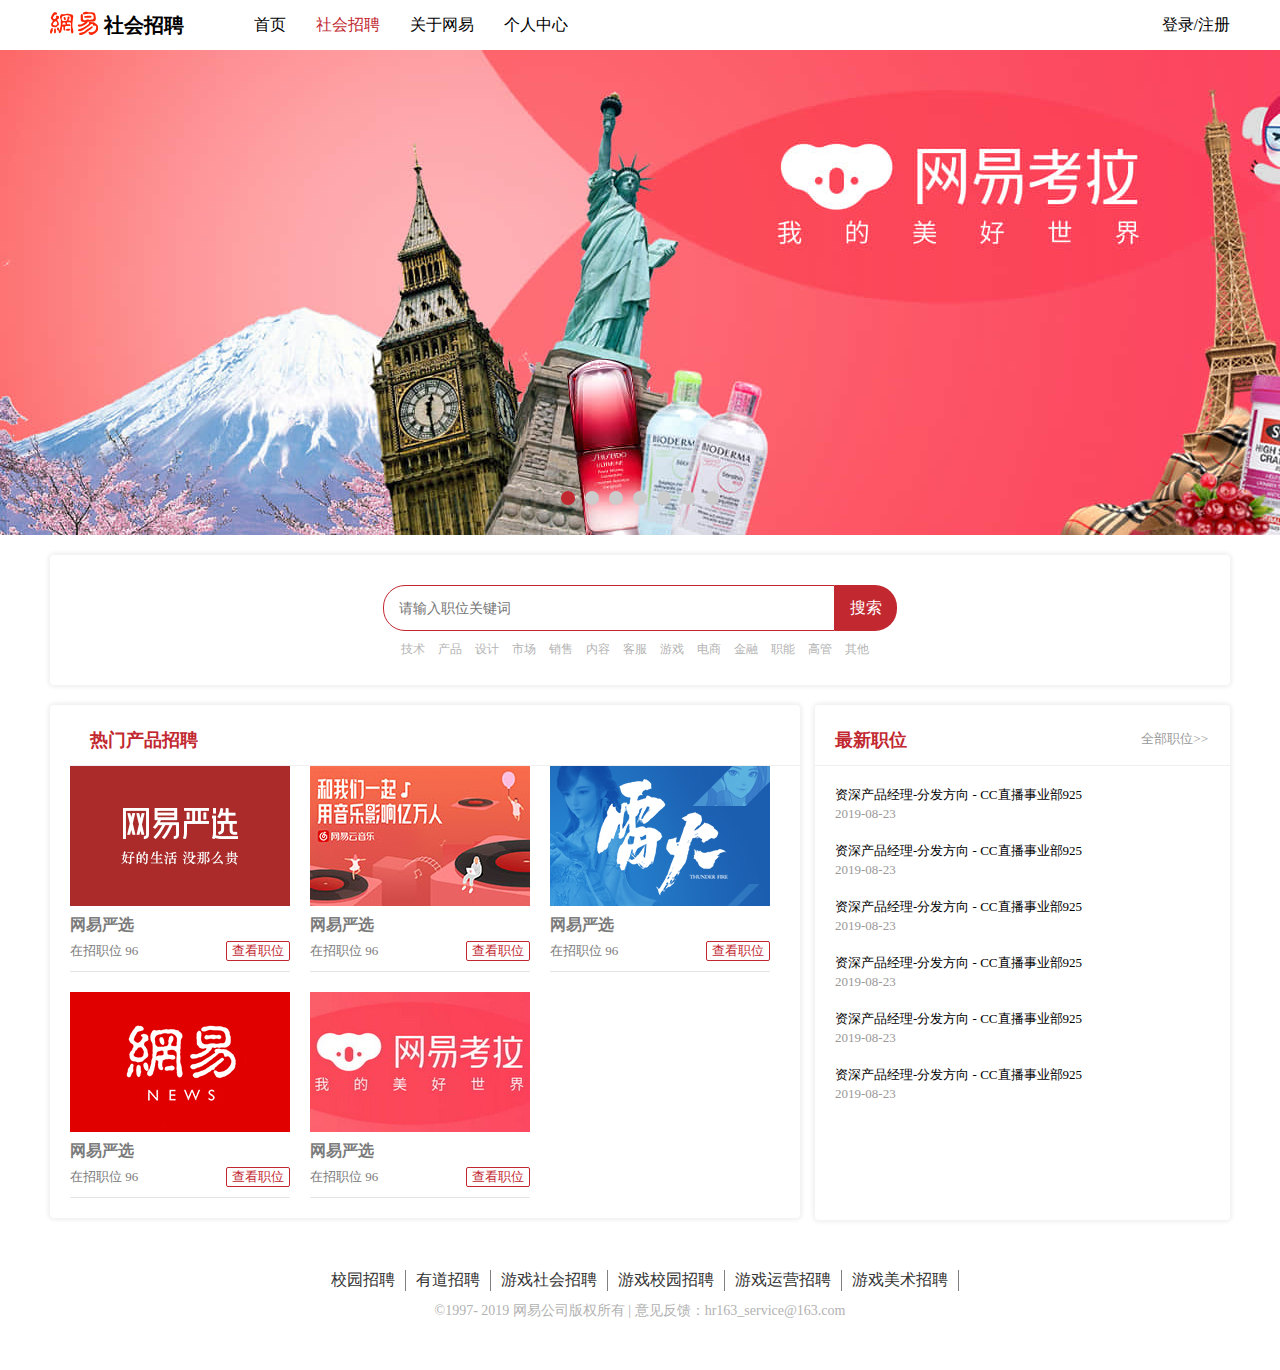
<file: html/zhao.html>
<!DOCTYPE html>
<html>
	<head>
		<meta charset="UTF-8">
		<title>网易社会招聘</title>
		<script src="../js/jquery-1.11.1.js"></script>
		<script src="../js/zhao.js"></script>
		<link rel="stylesheet" type="text/css" href="../css/zhao.css"/>
	</head>
	<body>
		<nav class="nav">
			<div class="container">
				<h1 class="logo">
					<span>社会招聘</span>
				</h1>
				<ul class="nav_ul">
					<li><a href="../index.html" target="_blank">首页</a></li>
					<li><a href="#" class="red">社会招聘</a></li>
					<li><a href="#">关于网易</a></li>
					<li><a href="#">个人中心</a></li>
				</ul>
				<span class="deng">登录/注册</span>
			</div>
		</nav>
		<section class="section">
			<ul class="ul">
				<li class="add"><img src="../images/wy1.jpg" alt="" /></li>
				<li><img src="../images/wy2.jpg" alt="" /></li>
				<li><img src="../images/wy3.jpg" alt="" /></li>
				<li><img src="../images/wy4.jpg" alt="" /></li>
				<li><img src="../images/wy5.jpg" alt="" /></li>
				<li><img src="../images/wy6.jpg" alt="" /></li>
				<li><img src="../images/wy7.png" alt="" /></li>
				<li></li>
			</ul>
			<ol class="ol">
				<li class="current"></li>
				<li></li>
				<li></li>
				<li></li>
				<li></li>
				<li></li>
				<li></li>
			</ol>
		</section>
		
		<div class="g-layout">
			<div class="box">
				<div class="search-wrap">
					<form action="#" class="form">
						<input name="positionName" type="text" placeholder="请输入职位关键词">
						<button type="submit">搜索</button>
					</form>
					<div class="hot-keywords">
						<a href="#">技术</a>
						<a href="#">产品</a>
						<a href="#">设计</a>
						<a href="#">市场</a>
						<a href="#">销售</a>
						<a href="#">内容</a>
						<a href="#">客服</a>
						<a href="#">游戏</a>
						<a href="#">电商</a>
						<a href="#">金融</a>
						<a href="#">职能</a>
						<a href="#">高管</a>
						<a href="#">其他</a>
					</div>
				</div>
			</div>
		</div>
	
		<div class="box0">
			<div class="cont0">
				<div class="left">
					<h3>热门产品招聘</h3>
					<ul>
						<li>
							<img src="../images/z1.png" alt="" />
							<p>网易严选</p>
							<div>
								<span>在招职位 96</span>
								<span class="cha">查看职位</span>
							</div>
						</li>
						<li>
							<img src="../images/z2.jpg" alt="" />
							<p>网易严选</p>
							<div>
								<span>在招职位 96</span>
								<span class="cha">查看职位</span>
							</div>
						</li>
						<li>
							<img src="../images/z3.jpg" alt="" />
							<p>网易严选</p>
							<div>
								<span>在招职位 96</span>
								<span class="cha">查看职位</span>
							</div>
						</li>
						<li>
							<img src="../images/z4.png" alt="" />
							<p>网易严选</p>
							<div>
								<span>在招职位 96</span>
								<span class="cha">查看职位</span>
							</div>
						</li>
						<li>
							<img src="../images/z5.jpg" alt="" />
							<p>网易严选</p>
							<div>
								<span>在招职位 96</span>
								<span class="cha">查看职位</span>
							</div>
						</li>
					</ul>
				</div>
				<div class="right">
					<div class="zui">
						<h3>最新职位</h3>
						<span>全部职位&gt;&gt;</span>
					</div>
					<div class="pspan">
						<p>资深产品经理-分发方向 - CC直播事业部925</p>
						<span>2019-08-23</span>
					</div>
					<div class="pspan">
						<p>资深产品经理-分发方向 - CC直播事业部925</p>
						<span>2019-08-23</span>
					</div>
					<div class="pspan">
						<p>资深产品经理-分发方向 - CC直播事业部925</p>
						<span>2019-08-23</span>
					</div>
					<div class="pspan">
						<p>资深产品经理-分发方向 - CC直播事业部925</p>
						<span>2019-08-23</span>
					</div>
					<div class="pspan">
						<p>资深产品经理-分发方向 - CC直播事业部925</p>
						<span>2019-08-23</span>
					</div>
					<div class="pspan">
						<p>资深产品经理-分发方向 - CC直播事业部925</p>
						<span>2019-08-23</span>
					</div>
				</div>
			</div>
		</div>
	
		<footer class="footer">
			<ul>
				<li><a href="#">校园招聘</a></li>
				<li><a href="#">有道招聘</a></li>
				<li><a href="#">游戏社会招聘</a></li>
				<li><a href="#">游戏校园招聘</a></li>
				<li><a href="#">游戏运营招聘</a></li>
				<li><a href="#">游戏美术招聘</a></li>
			</ul>
			<span>©1997- 2019 网易公司版权所有 | 意见反馈：hr163_service@163.com</span>
		</footer>
	</body>
</html>
</file>
<file: css/public.css>
*{
	margin: 0px;
	padding: 0px;
}
body{
	color: #333;
	font-size: 14px;
}
li{
	list-style: none;
}
a{
	color: #333;
	font-size: 14px;
	text-decoration: none;
}
.red{
	color: #ffffff;
}
/* 导航 */
.nav{
	position: relative;
    z-index: 106;
    background-color:#000;
    border-bottom: 1px solid #ededee;
    color: #999;
}
.container{
	margin: 0 auto;
    width: 1100px;
}
.cont{
	position: relative;
    height: 30px;
    line-height: 30px;
    
}
.container::after,.ul::after,.ol::after{
	display: block;
	content: '';
	clear: both;
}
.ul{
	float: left;
}
.ol{
	float: right;
}
.ul li,.ol li{
	float: left;
	color: #999999;
	font-size: 12px;
}
.ul li a,.ol li a{
	color:#999999;
	font-size: 12px;
}
.ul li a:hover,.ol li:nth-child(1) a:hover,.ol li:nth-child(2) a:hover{
	color: #fff;
}
.ul li{
	margin-left: 20px;
	line-height: 30px;
}
.ul li:nth-child(1){
	margin-left: 0px;
}
.ol li:nth-child(1),.ol li:nth-child(2){
	padding: 0 14px 0 8px;
}
.menu{
	position: relative;
	text-align: center;
	padding: 0 16px 0 14px;
	border: 1px solid transparent;
}
.icon-down{
	position: relative;
	top: 2px;
}
.icon-down img{
	width: 14px;
	height: 10px;
}
.list0{
	position: absolute;
	text-align: left;
    top: 30px;
    left: -1px;
    width: 80px;
    box-shadow: 0 1px 1px rgba(0,0,0,.12);
    padding: 5px 25px 12px 14px;
    background: #fff;
    border: 1px solid #e8e8ea;
    border-top: 0;
    display: none;
}
.list0 a{
	display: block;
    word-wrap: normal;
    white-space: nowrap;
    height: 28px;
    line-height: 28px;
    cursor: pointer;
}
.add{
	border: 1px solid #e8e8ea;
	background-color: #fff;
	box-shadow: 0 1px 1px rgba(0,0,0,.12);
	border-bottom: none;
	z-index: 1;
}
.list0-2 a{
	position: relative;
}
.icon{
	display: inline-block;
	width: 14px;
	height: 14px;
    background-repeat: no-repeat;
    position: relative;
    top: 7px;
    left: -6px;
}
.icon3{
    background-image: url('../images/book.png');
    background-size: cover;
}
.icon1{
	background-image: url('../images/icon.png');
    background-position: -5px -290px;
}
.icon2{
	background-image: url('../images/icon.png');
	background-position: -5px -324px;
}
.icon4{
	background-image: url('../images/icon.png');
	background-position: -5px -350px;
}
/*手机考拉*/
.m-notice{
	background: #fff;
    text-align: center;
    color: #333;
    border: 1px solid #ededee;
    padding: 10px;
	position: absolute;
    top: 40px;
    left: 150px;
    display: none;
}
.sjkl:hover .m-notice{
	display: block;
}
.m_txt{
	display: block;
    padding: 4px 0;
    font-size: 14px;
    color: #ff1e32;
    line-height: 18px;
    font-weight: 400;
}

/* 头部1 */
.cont0{
	position: relative;
	height: 100px;
}
.logo{
	position: absolute;
    left: 0;
    top: 20px;
    width: 330px;
    height: 65px;
    line-height: 65px;
    outline: none;
    cursor: pointer;
}
.midd{
	position: absolute;
	left: 343px;
	top: 24px;
}
.midd0{
	width: 480px;
	height: 36px;
	border:2px solid red;
	border-radius: 24px;
}
input[type='search']{
	width: 410px;
	height: 24px;
	line-height: 24px;
	margin-top: 7px;
	margin-left: 30px;
	border: none;
	outline: none;
	font-style: italic;
}
.search1{
	background-image: url('../images/icon.png');
	width: 14px;
    height: 14px;
    background-position: -466px -667px;
    position: absolute;
    top: 13px;
    left: 10px;
    cursor: pointer;
}
.search2{
	background-color: red;
	position: absolute;
	width: 60px;
	height: 40px;
	text-align: center;
	line-height: 50px;
	border-radius: 30px;
	right: 0px;
	top: 0px;
	cursor: pointer;
}
.suggestlist::after{
	content: '';
	display: block;
	clear: both;
}
.suggestlist li{
	font-size: 13px;
	float: left;
	color: #ccc;
	margin-left: 30px;
	padding-top: 5px;
	cursor: pointer;
}
.suggestlist li:hover{
	color: red;
}
.cart{
	display: inline-block;
    width: 20px;
    height: 20px;
    margin-right: 2px;
    margin-bottom: -5px;
    background-image: url('../images/icon-cart.png');
}
.gcart{
	position: absolute;
	width: 110px;
	height: 40px;
	line-height: 40px;
	border: 2px solid red;
	border-radius: 30px;
	text-align: center;
	right: 90px;
	top: 24px;
}
/* 头部2 */
.header-2{
	border-bottom: 1px solid #ccc;
}
.cont1{
    background: #fff;
    position: relative;
    height: 40px;
    width: 1090px;
    margin: 0 auto;
    line-height: 40px;
    z-index: 102;
}
.all-menu{
    width: 164px;
    float: left;
}
.toptab{
	display: inline-block;
    height: 40px;
    line-height: 40px;
    width: 164px;
    text-align: left;
    border-bottom: 1px solid #ff0d1a;
    background-color: #ff0d1a;
    cursor: pointer;
}
.lineicon{
	display: inline-block;
    margin: 0 24px 0 15px;
    width: 15px;
    height: 12px;
    overflow: hidden;
}
.lineicon i{
	width: 15px;
    height: 0;
    border-top: 2px solid #ddd;
    display: block;
    margin-bottom: 3px;
}
.tab-txt{
	line-height: 40px;
	color: #fff;
	font-weight: 700;
}
.cont1 ol{
	float: left;
	padding-left: 25px;
	position: relative;
    height: 40px;
}
.cont1 ol li{
	float: left;
    height: 40px;
    overflow: hidden;
    padding: 0 20px;
}
.cont1 ol li a{
	font-weight: bold;
}
.cont1 ol li a:hover{
	color: red;
}
/* 隐藏导航 */
.tab-ul{
	z-index: 9999;
	background-color: #ff0d1a;
	position: absolute;
	display: none; 
}
.tab-ul:hover{
	display: block;

}
.tab-icon{
	display: inline-block;
	width: 20px;
    height: 20px;
    padding: 0px 10px 0 20px;
  	position: relative;
   	top: 4px;
}
.tab-ul>li{
	padding-left: 10px;
    width: 151px;
    cursor: pointer;
    text-align: left;
    padding-right: 3px;
    position: relative;
}
.tab-ul>li:hover{
	background-color: #fff;
}
.tab-ul>li .fff{
	color: #fff;
	font-weight: 700;
	text-align: center;
}
.tab-ul>li:hover .red{
	color: red;
}
.arr{
	display: inline-block;
    vertical-align: middle;
    color: #ff0d1a;
    width: 16px;
    height: 16px;
    background-image: url('../images/icon.png');
    background-position: -8px -84px;
    background-repeat: no-repeat;
    position: absolute;
    top: 50%;
    margin-top: -3px;
    right: 15px;
}
.box{
	transition: height .4s;
    position: absolute;
    z-index: 75;
    left: 164px;
    width: 930px;
    overflow: hidden;
    background: #fff;
    border: 1px solid #ff0d1a;
    border-width: 1px 1px 1px 0;
    text-align: left;
    color: #333;
    cursor: auto;
}
.zmq{
	display: inline-block;
	line-height: 14px;
	color: #666;
	font-size: 13px;
	padding-right: 10px;
	cursor: pointer;
}
.zmq:hover{
	text-decoration: underline;
}
.zmq0{
	color: red;
}
.box0-one,.box0-two,.box0-three{
	overflow: hidden;
}
.box-left{
	float: left;
	width: 658px;
	padding-left: 10px;
	text-align: left;
	
}
.box-right{
	float: right;
	width: 218px;
    padding: 9px 8px 0 11px;
    background: #f6f6f6;
}
.box .title{
	font-weight: bold;
	cursor: pointer;
}
.box .title:hover{
	text-decoration: underline;
}
.all-left{
	float: left;
	width: 50%;
}
.all-right{
	float: right;
	width: 50%;
}
.ctgnamebox{
	width: 275px;
	margin: 0 25px 17px 5px;
}
.right-pic{
	overflow: hidden;
}
.right-pic li{
	float: left;
	padding-left: 0;
}
.right-pic img{
	width: 104px;
    height: 104px;
    border: 1px solid #eaeaea;
    margin: 0 3px 2px 0;
}
.right-txt{
	width: 237px;
    box-sizing: border-box;
    padding: 20px 13px 33px 11px;
    position: relative;
    left: -10px;
}
.box-one{
	top: -1px;
	display: none;
}
.box-two{
	top: -40px;
	display: none;
}
.box-three{
	top: -80px;
	display: none;
}
.box-four{
	top: -120px;
	display: none;
}
.box-five{
	top: -160px;
	display: none;
}
.box-six{
	top: -200px;
	display: none;
}
.box-seven{
	top: -240px;
	display: none;
}
.box-eight{
	top: -280px;
	display: none;
}
.box-nine{
	top: -320px;
	display: none;
}
.box-ten{
	top: -360px;
	display: none;
}
.box-eleven{
	top: -400px;
	display: none;
}
/* 页尾 */
.footer{
	margin: 80px 0 0;
}
.footer-1{
	border-top: 1px solid #eaeaea;
}
.box1{
	padding: 50px 0;
	border-bottom:  1px solid #d6d6d6;
}
.box-ul::after{
	content: '';
	display: block;
	clear: both;
}
.box-ul li{
	float: left;
    width: 233px;
    margin-left: 42px;
    cursor: pointer;
}
.txt-circle{
	width: 44px;
	height: 44px;
	border-radius: 50%;
	border: 2px solid #d6d6d6;
	text-align: center;
	line-height: 44px;
	font-size: 20px;
    font-weight: 700;
    display: inline-block;
    float: left;
    margin-right: 12px;
}
.box-ul strong,.box-ul span{
	line-height: 22px;
	display: block;
}
.box-ul strong{
	font-size: 18px;
	font-weight: 700;
}
.box2{
	padding: 45px 0 90px;
}
.box2-img{
	display: block;
    width: 220px;
    height: 50px;
    line-height: 45px;
    margin-bottom: 20px;
}
.box2-txt a{
	display: inline-block;
	width: 32px;
	margin-left: 10px;
	padding-top: 10px;
	position: relative;
}
.kla{
	position: absolute;
	left: -30px;
	opacity: 0;
}
.box2-txt a:hover .kla{
	opacity: 1;
}
.box2-txt span{
	position: relative;
	display: inline-block;
	width: 48px;
	height: 18px;
	font-size: 12px;
	line-height: 18px;
	top: -10px;
}
.box2-ul::after{
	content: '';
	display: block;
	clear: both;
}
.box2-ul li{
	float: left;
	padding-left: 21px;
	line-height: 30px;
	font-size: 12px;
	cursor: pointer;
}
.box2-ul li:nth-child(1){
	width: 218px;
	height: 128px;
    padding-right: 40px;
    padding-left: 0;
}
.box2-ul dt{
	font-size: 20px;
	font-style: normal;
    font-weight: 500;
}
.box2-ul dd{
	width: 110px;
	height: 30px;
}
.box2-ul dd:hover{
	text-decoration: underline;
}
.sao p{
	text-align: center;
	font-size: 12px;
}
.footer-2{
	color: #c2c2c2;
	font-size: 12px;
	position: relative;
    padding: 20px 0;
    background: #333;
    line-height: 26px;
    text-align: center;
}
.footer-2 a:nth-child(1) img{
	height: 30px;
    margin: 5px 15px 0 0;
}
.footer-2 a:nth-child(2) img{
	margin-top: 5px;
    border-radius: 5px;
    width: 80px;
    height: 30px;
}.footer-2 a:nth-child(3) img{
	height: 30px;
    margin: 5px 0 0 10px;
}
</file>
<file: css/index.css>
/* 轮播图 */
.banner{
	width: 100%;
	margin: 0 auto;
	position: relative;
	overflow: hidden;
}
.banner ul{
	width: 99999px;
	position: relative;
	left: 0px;
}
.banner ul li{
	float: left;
}
.banner ul li img{
	width: 100%;
}
.banner ol{
	position: absolute;
	bottom: 10px;
	left: 50%;
	margin-left: -70px;
	width: 140px;
	height: 30px;
	background-color: rgba(0, 0, 0, 0.2);
	border-radius: 30px;
}
.banner ol li{
	float: left;
	width: 10px;
	height: 10px;
	border-radius: 50%;
	background-color: #fff;
	margin: 9px;
	cursor: pointer;
}
.banner span{
	position: absolute;
	display: inline-block;
	background-image: url('../images/icon.png');
	background-repeat: no-repeat;
	width: 38px;
	height: 70px;
	top: 50%;
	margin-top: -35px;
	cursor: pointer;
	opacity: 0;
}
.but-left{
	background-position: -624px -68px;
	left: 30px;
}
.but-right{
	background-position: -668px -68px;
	right: 30px;
}
.banner ol .current{
	background-color: red;
}
.new-old{
	width: 1000px;
	height: 484px;
	margin: 0 auto;
	cursor: pointer;
}
.heng{
	width: 1000px;
	height: 204px;
	margin: 0px auto;
	cursor: pointer;
}
.list-4{
	width: 1000px;
	margin: 0 auto;
}
.kou{
	width: 1000px;
	margin: 0 auto;
}
.m-fenceTitle{
	margin: 10px 0;
    padding: 0 5px;
    height: 60px;
    line-height: 60px;
    text-align: center;
    font-size: 28px;
	color: rgb(255, 255, 255);
	background-color: rgb(227, 20, 54);
}
/*口碑*/
.kou,.jj,.da,.mei,.jia,.mu,.ms,.gc{
	background-color: rgba(0,0,0,0.1);
}
.kb::after{
	content: '';
	display: block;
	clear: both;
}
.kb li{
    position: relative;
    width: 200px;
    height: 284px;
    float: left;
    overflow: visible;
    padding: 0 2.5px 5px;
    white-space: nowrap;
    cursor: pointer;
    box-sizing: border-box;
}
.good{
	position: relative;
	background-color: #fff;
	border: 1px solid #fff;
	/* padding: 0 0 10px; */

}
.good-box{
	border: 1px solid transparent;
	transition: all 1s;

}
.good-box:hover{
	border: 1px solid #e31436!important;
	position: absolute;
	z-index: 999;
    box-sizing: border-box;
    left: 2.5px;
    top: 0;
}
.good-img{
	position: relative;
}
.hh5{
	font-size: 14px;
    font-weight: 700;
	margin: 3px 5px;
	max-height: 22px;
	line-height: 22px;
	text-overflow: ellipsis;
	overflow: hidden;
	white-space: nowrap;
	transition: all 1s;
}
.hh5:hover{
	text-decoration: underline;
}
.kb li:hover .hh5{
	overflow: visible;
	white-space: normal;
	display: inline-block;
	transition: all 2s;
}
.hh6{
	height: 20px;
    margin: 0 5px 5px;
    color: #666;
    font-size: 12px;
    font-weight: 400;
    overflow: hidden;
    white-space: nowrap;
    text-overflow: ellipsis;
}
.newp{
	height: 15px;
    border: 1px solid #e31436;
    border-radius: 3px;
    background: #fff;
    color: #e31436;
    font-size: 12px;
    line-height: 15px;
    position: absolute;
    left: 15px;
    bottom: 0;
}
.rmb{
	color: rgb(227, 20, 54);
	font-size: 12px;
    font-weight: 400;
    position: relative;
    left: 10px;

}
.price{
	color: rgb(227, 20, 54);
	font-size: 20px;
	line-height: 22px;
    font-weight: bold;
}
del{
	color: #999;
}
.pay{
	text-align: center;
	font-size: 12px;
	color: #fff;
	height: 24px;
    line-height: 24px;
    right: 15px;
    position: absolute;
    bottom: 10px;
    background-color: #e31436;
    border-radius: 3px;
    padding: 0 6px;
}
.c-cart{
	position: absolute;
    bottom: 10px;
    right: 15px;
}
.jj{
	width: 1000px;
	margin: 0 auto;
}
.da{
	width: 1000px;
	margin: 0 auto;
}
.mei{
	width: 1000px;
	margin: 0 auto;
}
.jia{
	width: 1000px;
	margin: 0 auto;
}
.mu{
	width: 1000px;
	margin: 0 auto;
}
.ms{
	width: 1000px;
	margin: 0 auto;
}
.gc{
	width: 1000px;
	margin: 0 auto;
}
/* 考拉说明 */
.dec{
	width: 1000px;
	margin: 0 auto;
}
/* 测导航栏 */
.aside{
	width: 100px;
	position: fixed;
	bottom: 30px;
	right: 100px;
	background-color: #e31436;
	text-align: center;
	line-height: 30px;
	display: none;
}
.aside ul li{
	border-bottom: 1px solid rgba(0,0,0,.2);
	cursor: pointer;
}
.aside ul li>a{
	color: #fff;
}
.aside ul i{
	position: relative;
	left: -5px;
	top: 5px;
}
.aside ul li:visited{
	background-color: #b52436;
}
</file>
<file: css/chong.css>
.section{
	padding: 20px 0 40px;
    background-color: #f6f6f6;
}
.sec_cont{
	background-color: #fff;
	padding: 30px 50px 40px;
}
.sec_title ul{
	width: 990px;
	height: 50px;
	margin: 0 auto;
}
.sec_title ul::after{
	display: block;
	content: '';
	clear: both;
	border-bottom: 1px solid #f6f6f6;
}
.sec_title ul li{
	float: left;
	font-size: 17px;
	width: 120px;
	height: 50px;
	line-height: 50px;
	text-align: center;
	cursor: pointer;
}
.li_current{
	border-bottom: 2px solid #e31436;
}
.haoma{
	margin-top: 20px;
}
.tel_info{
	color: #e31436;
	margin-left: 10px;
}
input[type='tel']{
	font-size: 16px;
	width: 420px;
	height: 36px;
	border: 1px solid #ddd;
	outline: none;
	padding-left: 5px;
	margin-left: 20px;
}
.cont_mian>span{
	display: inline-block;
	width: 60px;
    margin-right: 20px;
    position: relative;
    top: 30px;
}
.cont_mian ul::after{
	display: block;
	content: '';
	clear: both;
}
.cont_mian ul{
	width: 434px;
    margin-left: 80px;
}
.cont_mian ul li{
	position: relative;
    float: left;
    width: 96px;
    height: 38px;
    line-height: 38px;
    margin: 0 10px 10px 0;
    text-align: center;
    border: 1px solid #ddd;
    font-size: 16px;
    white-space: nowrap;
    cursor: pointer;
}
.cont_mian ul li:hover{
	border: 1px solid #e31436;
}
.cont_mian ul li i{
	display: inline-block;
    position: absolute;
    bottom: 0;
    right: 0;
    width: 0;
    height: 0;
    border-width: 9px;
    border-color: transparent #d41c44 #d41c44 transparent;
    border-style: dashed solid solid dashed;
    z-index: 1;
    line-height: 0;
}
.cont_mian ul li .i_hide{
	display: none;
}
.mian0{
	display: none;
}
.icon-checked{
	position: absolute;
    right: -6px;
    bottom: -6px;
    height: 5px;
    width: 7px;
    line-height: 0;
    color: #fff;
    font-size: 10px;
    background: url('../images/productIcons.png') left -20px no-repeat;
    overflow: hidden;
}
.jiage>span{
	margin-right: 20px;
}
.jg_two{
	display: none;
}
.imp{
	color: #e31436;
    font-weight: 700;
    font-size: 20px;
    margin-right: 3px;
}
.jg_two>span:nth-child(2),.gg{
	display: inline-block;
	width: 240px;
	height: 60px;
	border: 1px solid #e31436;
    color: #e31436;
    position: relative;
    top: 10px;
    cursor: pointer;
}
.jg_two>span:nth-child(2) i,.gg i{
	display: inline-block;
	position: absolute;
	bottom: 0px;
	right: 0px;
	border-width: 9px;
    border-color: transparent #d41c44 #d41c44 transparent;
    border-style: dashed solid solid dashed;
}
.gg{
	display: none;
}
.imp0,.imp1{
	font-size: 16px;
	padding: 10px 0 5px 10px;
	line-height: 20px;
}
.pink{
	display: inline-block;
    background: #fe8f96;
    color: #fff;
    border-radius: 2px;
    font-size: 12px;
    line-height: 14px;
    margin-left: 10px;
}
.quan{
	font-size: 12px;
	color: #999;
}
.change_yuan{
	color: #000;
	font-weight: normal;
	font-size: 14px;
}
.but_li{
	width: 130px;
	height: 40px;
	text-align: center;
    line-height: 40px;
	background-color: #e31436;
	border: 1px solid #e31436;
	color: #fff;
    font-size: 16px;
    font-weight: 700;
    cursor: pointer;
    margin-left: 80px;
    margin-top: 20px;
    outline: none;
}
.other{
	background: #f8f8f8;
    color: #999;
    border-color: #ddd;
    cursor: default;
    position: relative;
}
.morelist{
	position: absolute;
    left: -1px;
    width: 100%;
    top: 39px;
    border: 1px solid #ddd;
    display: none;
}
.mlli{
	line-height: 30px;
    display: block;
    font-size: 14px;
    cursor: pointer;
}
.mian0 ul .other:hover{
	border-color: #ddd;
}
.mlli:hover{
	color: #e31436;
}
/*常见问题*/
.problem{
	margin-top: 30px;
}
.pro_top{
	margin-bottom: 30px;
	border-bottom: 1px solid #ddd;
	padding-bottom: 10px;
	position: relative;
}
.pro_top span{
	position: absolute;
	right: 10px;
	top: 0px;
	cursor: pointer;
}
.hhp{
	margin-bottom: 50px;
}
.hhp h3{
	line-height: 50px;
}
.hhp p{
	line-height: 30px;
}


/*侧导航*/
.aside{
	width: 62px;
	height: 243px;
	border: 1px solid rgba(0,0,0,0.1);
	position: fixed;
	right: 30px;
	bottom: 20px;
	text-align: center;
	background-color: #fff;
}
.aside ul li{
	border-bottom: 1px solid rgba(0,0,0,0.1);
	padding: 10px 0;
}
.aside ul li:nth-child(4){
	border: none;
}
.aside a{
	display: block;
}
</file>
<file: css/deng.css>
*{
	margin: 0px;
	padding: 0px;
}
li{
	list-style: none;
}
.nav{
	border-bottom: 1px solid rgba(0,0,0,0.1);
}
.container{
	width: 1000px;
	height: 100px;
	margin: 0 auto;
}
.container::after{
	display: block;
	content: '';
	clear: both;
}
.logo{
	float: left;
	margin-top: 20px;
}
.logo_right{
	float: right;
	margin-right: 50px;
}
.section{
	background-color: #f8f8f8;
}
.login_body{
	position: relative;
    margin: 0 auto;
    width: 1000px;
    height: 600px;
}
.body_left{
	position: absolute;
	left: 10px;
    top: 50%;
    width: 400px;
    height: 203px;
    margin-top: -101px;
}
.body_right{
	position: absolute;
    z-index: 2;
    top: 20%;
    right: 40px;
    width: 350px;
    font-size: 12px;
    border: 1px solid #eaeaea;
    background-color: #fff;
}
.name{
	width: 350px;
	height: 52px;
	font-size: 16px;
	font-weight: bold;
	line-height: 52px;
	background-color: #f8f8f8;
	border-bottom: 1px solid #eaeaea;
}
.sjdl,.yxdl{
	width: 170px;
	display: inline-block;
	text-align: center;
	cursor: pointer;
}
.sjdl:hover,.yxdl:hover{
	color: #e31436;
}
.sjdl{
	border-right: 1px solid #eaeaea;
}
.zmqq,.zmqq0{
	width: 270px;
    padding: 20px 40px 15px;
    background-color: #fff;
}
.zmqq0{
    display: none;
}
.mma{
	position: relative;
	width: 270px;
    padding: 0 0 10px 0;
    margin-bottom: 10px;
}
.mma::after{
	display: block;
	content: '';
	clear: both;
}
.mima{
	float: right;
	background-image: url('../images/deng.png');
	background-repeat: no-repeat;
	background-position: 0px 0px;
    height: 14px;
    padding-left: 17px;
    line-height: 14px;
    margin-bottom: 20px;
}
.all{
	width: 270px;
	height: 36px;
	height: 34px;
    line-height: 30px;
    border: 1px solid #c5cddb;
    border-radius: 2px;
    margin-bottom: 20px;
}
.sj_icon{
	display: inline-block;
	width: 17px;
	height: 18px;
    margin-top: 8px;
    background-image: url('../images/deng.png');
    background-repeat: no-repeat;
    background-position: -36px -34px;
    margin-left: 5px;
}
.eml_icon{
	display: inline-block;
	width: 17px;
	height: 18px;
    margin-top: 8px;
    background-image: url('../images/deng.png');
    background-repeat: no-repeat;
    background-position: 0px -34px;
    margin-left: 5px;
}
.suo_icon{
	display: inline-block;
	background-image: url('../images/deng.png');
	background-repeat: no-repeat;
	background-position: -68px -34px;
	width: 17px;
    height: 18px;
    margin-top: 8px;
}
input[type='tel'],input[type='text']{
	height: 30px;
	width: 180px;
	position: relative;
	top: -5px;
	border: none;
	outline: none;
}
input[type='email']{
	width: 180px;
	height: 30px;
	position: relative;
	top: -5px;
	border: none;
	outline: none;
}
input[type='text']{
	top: 0px;
	padding-left: 5px;
}
input[type='password']{
	width: 88%;
	height: 100%;
	border: none;
	outline: none;
	padding-left: 5px;
	position: relative;
	top: -5px;
}
.shu span{
	display: inline-block;
	height: 34px;
    width: 78px;
    line-height: 32px;
    background-color: #eee;
    color: #333;
    border-left: #d5d5d5 solid 1px;
    text-align: center;
    cursor: pointer;
}
input[type='submit']{
	width: 100%;
	height: 36px;
	text-align: center;
	outline: none;
	border: none;
    background-color: #E31436;
    color: #fff;
    border-radius: 2px;
    line-height: 36px;
    font-size: 14px;
    cursor: pointer;
}
.shi{
	margin-top: 20px;
	height: 16px;
	position: relative;
	color: #999;
	cursor: pointer;
}
.shi span:nth-child(2):hover{
	color: red;
}
.ku{
	display: inline-block;
	width: 14px;
	height: 14px;
	border: 1px solid #999;
	cursor: pointer;
	position: relative;
	top: 3px;
}
.bg_ku{
	background-image: url('../images/gou.png');
	background-repeat: no-repeat;
	background-position: -330px -92px;
}
.yu{
	position: absolute;
	right: 0px;
	cursor: pointer;
}
.qqq{
	color: #999;
	margin-top: 20px;
}
.yin{
	text-decoration: underline;
	cursor: pointer;
}
.body_bottom{
	background-color: #eee;
	width: 100%;
	height: 30px;
}
.body_bottom>div::after{
	display: block;
	content: '';
	clear: both;
}
.body_bottom>div{
	padding-top: 5px;
}
.body_bottom ul{
	width: 160px;
	height: 22px;
	float: left;
	margin-left: 35px;
	overflow: hidden;
	top: 5px;
}
.body_bottom ul li{
	background-image: url('../images/icon1.png');
	background-repeat: no-repeat;
	width: 22px;
    height: 22px;
    float: left;
    padding-left: 35px;
    cursor: pointer;
}
.body_bottom ul li:nth-child(1){
	background-position: -760px -401px;
}
.body_bottom ul li:nth-child(2){
	background-position: -792px -401px;
}
.body_bottom ul li:nth-child(3){
	background-position: -824px -401px;
}
.body_bottom ul li:nth-child(4){
	background-position: -856px -401px;
}
.ooo{
	float: right;
	margin-right: 30px;
	text-decoration: none;
}
.ooo>span{
	line-height: 22px;
    cursor: pointer;
    color: #e31436;
    font-size: 16px;
}
.ooo>span:hover{
	text-decoration: underline;
}
.icon{
	display: inline-block;
	background-image: url('../images/icon1.png');
	background-repeat: no-repeat;
	width: 14px;
    height: 14px;
    background-position: -899px -406px;
}
.footer{
	color: #000;
	font-size: 12px;
	position: relative;
    padding: 20px 0;
    background: #fff;
    line-height: 26px;
    text-align: center;
}
.footer a:nth-child(1) img{
	height: 30px;
    margin: 5px 15px 0 0;
}
.footer a:nth-child(2) img{
	margin-top: 5px;
    border-radius: 5px;
    width: 80px;
    height: 30px;
}.footer a:nth-child(3) img{
	height: 30px;
    margin: 5px 0 0 10px;
}
</file>
<file: css/xian.css>
.bar{
	background-image: url('../images/xian.png');
	background-repeat: no-repeat;
	background-position: center;
    padding-top: 20px;
    height: 80px;
    text-align: center;
    color: #fff;
}
.bar_center i{
	display: inline-block;
	background-image: url('../images/xian_icon.png');
	background-repeat: no-repeat;
	background-position: -138px 0;
    margin-right: 10px;
    width: 41px;
    height: 38px;
    position: relative;
    top: 5px;
    cursor: pointer;
}
.big_text{
	font-size: 36px;
    font-weight: bold;
    cursor: pointer;
}
.smal_txt{
	margin: 0 5px 0 18px;
}
.time{
	font-size: 36px;
    font-weight: bold;
}
.tab_nav{
	width: 100%;
    height: 50px;
    text-align: center;
    font-size: 14px;
    color: #aaa;
    overflow: hidden;
    background-color: #333;
}
.tab_fixed{
	position: fixed;
	top: 0px;
	left: 0px;
	z-index: 999;
}
.nav_ul::after{
	display: block;
	content: '';
	clear: both;
}
.nav_ul li{
	float: left;
	width: 180px;
	height: 50px;
    line-height: 18px;
    border-left: 1px solid #454545;
    border-right: 1px solid #454545;
    text-align: center;
    cursor: pointer;
}
.nav_ul li:nth-child(6){
	line-height: 50px;
}
.add000{
	background-color: #000;
}
.nav_ul li:hover{
	color: #fff;
}
.time_start{
	margin-top: 8px;
}
.nav_ul .add_li{
	position: relative;
    height: 47px;
    color: #fff;
	border-bottom: 3px solid #fe0000;
}
.article{
	background-color: #f3f3f3;
}
.art_ul{
	padding-top: 20px;
}
.art_ul:after{
	display: block;
	content: '';
	clear: both;
}
.art_ul li{
	float: left;
    position: relative;
    width: 262px;
    margin: 0 14px 14px 0;
    font-size: 12px;
    background: #fff;
}
.art_ul li:nth-child(4n){
	margin-right: 0px;
}
.a_img{
	display: inline-block;
	position: relative;
}
.label_bao{
	display: block;
    position: absolute;
    left: 10px;
    bottom: 0;
    height: 20px;
    padding: 0 10px;
    border: 1px solid #f00;
    color: #f00;
    line-height: 20px;
    font-size: 12px;
    background: rgba(255,255,255,0.85);
}
.all_bottom{
	padding-left: 10px;
}
.aap{
	margin-top: 4px;
    font-size: 14px;
    height: 40px;
    line-height: 20px;
    overflow: hidden;
}
.aap a{
	text-overflow: ellipsis;
	overflow: hidden;
	white-space: nowrap;
	display: block;
    font-weight: bold;
    cursor: pointer;
}
.art_p{
	color: #999;
	font-size: 12px;
	cursor: pointer;
}
.art_bottom .rmb,.qi{
	font-size: 14px;
    color: #f00;
}
.art_bottom .price{
	font-size: 26px;
    margin: 0 4px;
    color: #f00;
}
.art_bottom del{
	color: #999;
}
.go{
	display: inline-block;
    width: 72px;
    height: 28px;
    line-height: 28px;
    text-align: center;
    font-size: 13px;
    border: 1px solid #f00;
    border-radius: 14px;
    color: #f00;
    position: relative;
    left: 20px;
    top: -4px;
    cursor: pointer;
}
.tiao{
	height: 34px;
	margin-top: 10px;
}
.barWrap{
	position: relative;
    width: 190px;
    height: 12px;
    border: 1px solid #f00;
    border-radius: 6px;
    box-sizing: border-box;
    overflow: hidden;
}
.bar_tiao{
	display: inline-block;
    position: absolute;
    top: 0;
    left: 0;
    height: 100%;
    width: 100%;
    background-color: #f00;
    opacity: 0.7;
    border-radius: 6px;
}
.txt-remain{
	position: absolute;
    font-size: 12px;
    margin-left: 4px;
    color: #f00;
    right: 5px;
    bottom: 22px;
}
.span_yy{
	text-align: center;
	padding: 20px 0 80px 0;
}
.yiyi{
	display: inline-block;
	width: 158px;
	height: 36px;
	text-align: center;
	line-height: 36px;
	font-size: 16px;
	color: #fff;
	background-color: #333;
	margin: 10px;
	cursor: pointer;
}
.yiyi:hover{
	background-color: #000;
}
.opa:hover{
	opacity: 0.8;
}
.aap a:hover,.aap p:hover{
	text-decoration: underline;
}
</file>
<file: css/zhao.css>
*{
	margin: 0px;
	padding: 0px;
}
li{
	list-style: none;
}
a{
	text-decoration: none;
	color: #000;
}
.container{
	width: 1180px;
	height: 50px;
	margin: 0 auto;
}
.logo{
	float: left;
    width: 120px;
    background-image: url('../images/wy.png');
    background-repeat: no-repeat;
    font-size: 20px;
    line-height: 50px;
    padding-left: 54px;
	font-size: 20px;
}
.nav ul{
	float: left;
	width: 356px;
	height: 50px;
	line-height: 50px;
}
.nav ul::after{
	display: block;
	content: '';
	clear: both;
}
.nav_ul li{
	float: left;
	margin-left: 30px;
}
.deng{
	float: right;
	line-height: 50px;
	cursor: pointer;
}
.nav ul .red{
	color:#c22830;
}
/*轮播*/
.section{
	position: relative;
	width: 100%;
    height: 485px; 
    text-align: center;
    margin-bottom: 20px;
}
.ul li{
	position: absolute;
	width: 100%;
	top: 0px;
	left: 0px;
	opacity: 0;
}
.ul li img{
	transition: transform 3s ease-out 0s;
}
.ul .add{
	opacity: 1;
}
.add_scale{
	transform: scale(1.05);
}
.ol{
	position: absolute;
    bottom: 30px;
    left: 50%;
    margin-left: -84px;
}
.ol:after{
	display: block;
	content: '';
	clear: both;
}
.ol li{
	float: left;
    width: 14px;
    padding-top: 14px;
    margin: 0 5px;
    background-color: #cccccc;
    border-radius: 50%;
    cursor: pointer;
}
.ol .current{
	background-color: #C22830;
}
.ul li img{
	transition: transform 3s ease-out 0s;
}
@keyframes go{
	0%{
		transform: scale(1);
	}
	100%{
		transform: scale(1.2);
	}
}

.g-layout {
    width: 1180px;
    margin: 0 auto 20px;
}
.box{
	width: 1180px;
    padding: 30px 0 0;
    box-shadow: 0px 0px 4px 2px #efefef;
    border-radius: 4px;
}
.search-wrap{
	height: 100px;
}
.form{
	width: 514px;
	margin: 0 auto;
}
input[type='text']{
	float: left;
    width: 420px;
    height: 44px;
    padding: 0 15px;
    font-size: 14px;
    line-height: 40px;
    border: 1px solid #C22830;
    border-top-left-radius: 22px;
    border-bottom-left-radius: 22px;
    border-top-right-radius: 0;
    border-bottom-right-radius: 0;
    outline: none;
}
button{
	height: 46px;
    padding: 0 15px;
    color: #ffffff;
    font-size: 16px;
    border: 0 none;
    border-top-right-radius: 22px;
    border-bottom-right-radius: 22px;
    text-align: center;
    background: #C22830;
    outline: none;
    cursor: pointer;
}
.hot-keywords{
	font-size: 12px;
	height: 44px;
    padding: 0 15px;
    color: #ffffff;
    border: 0 none;
    border-top-right-radius: 22px;
    border-bottom-right-radius: 22px;
    text-align: center;
    padding-top: 10px;
}
.hot-keywords a{
	margin-right: 10px;
    color: #B3B3B3;
}
.hot-keywords a:hover{
	color: #c22830;
}
.box0{
	margin-bottom: 50px;
}
.cont0{
	width: 1180px;
	margin: 0 auto;
}
.cont0::after{
	display: block;
	content: '';
	clear: both;
}
.left{
	box-shadow: 0px 0px 4px 2px #efefef;
    border-radius: 4px;
    width: 730px;
    float: left;
    padding-left: 20px;
}
.left h3,.zui h3{
	height: 60px;
    line-height: 70px;
    padding: 0 20px;
    color: #c22830;
    font-size: 18px;
    font-weight: 700;
    border-bottom: 1px solid #efefef;
}
.left ul{
	overflow: hidden;
}
.left ul li{
	float: left;
    width: 220px;
    margin: 0 20px 20px 0;
    padding-bottom: 10px;
    color: #7b7b7b;
    border-bottom: 1px solid #e4e4e4;
    cursor: pointer;
}
.left ul li p{
	font-weight: bold;
	padding: 5px 0;
}
.left ul li>div{
	position: relative;
}
.left ul li>div span{
	font-size: 13px;
}
.cha{
	float: right;
    padding: 0 5px;
    color: #c22830;
    border: 1px solid #c22830;
    border-radius: 2px;
}
.right{
	width: 415px;
	height: 515px;
	float: right;
	box-shadow: 0px 0px 4px 2px #efefef;
    border-radius: 4px;
}
.zui{
	position: relative;
}
.zui>h3{
}
.zui>span{
	position: absolute;
	right: 22px;
	top: 25px;
	font-size: 13px;
	color: #999;
	cursor: pointer;
}
.pspan{
	padding-left: 20px;
	margin-top: 20px;
}
.pspan>p{
	font-size: 13px;
	cursor: pointer;
}
.pspan>p:hover{
	color: #c22830;
}
.pspan>span{
	font-size: 13px;
	color: #999;
}

.footer{
	text-align: center;
	margin-bottom: 50px;
}
.footer ul{
	width: 638px;
	margin: 10px auto;
}
.footer ul:after{
	display: block;
	content: '';
	clear: both;
}
.footer ul li a{
	color: #333;
	float: left;
	border-right: 1px solid gray;
	padding: 0 10px;
}
.footer span{
	color: #b2b2b2;
    font-size: 14px;
}
</file>
